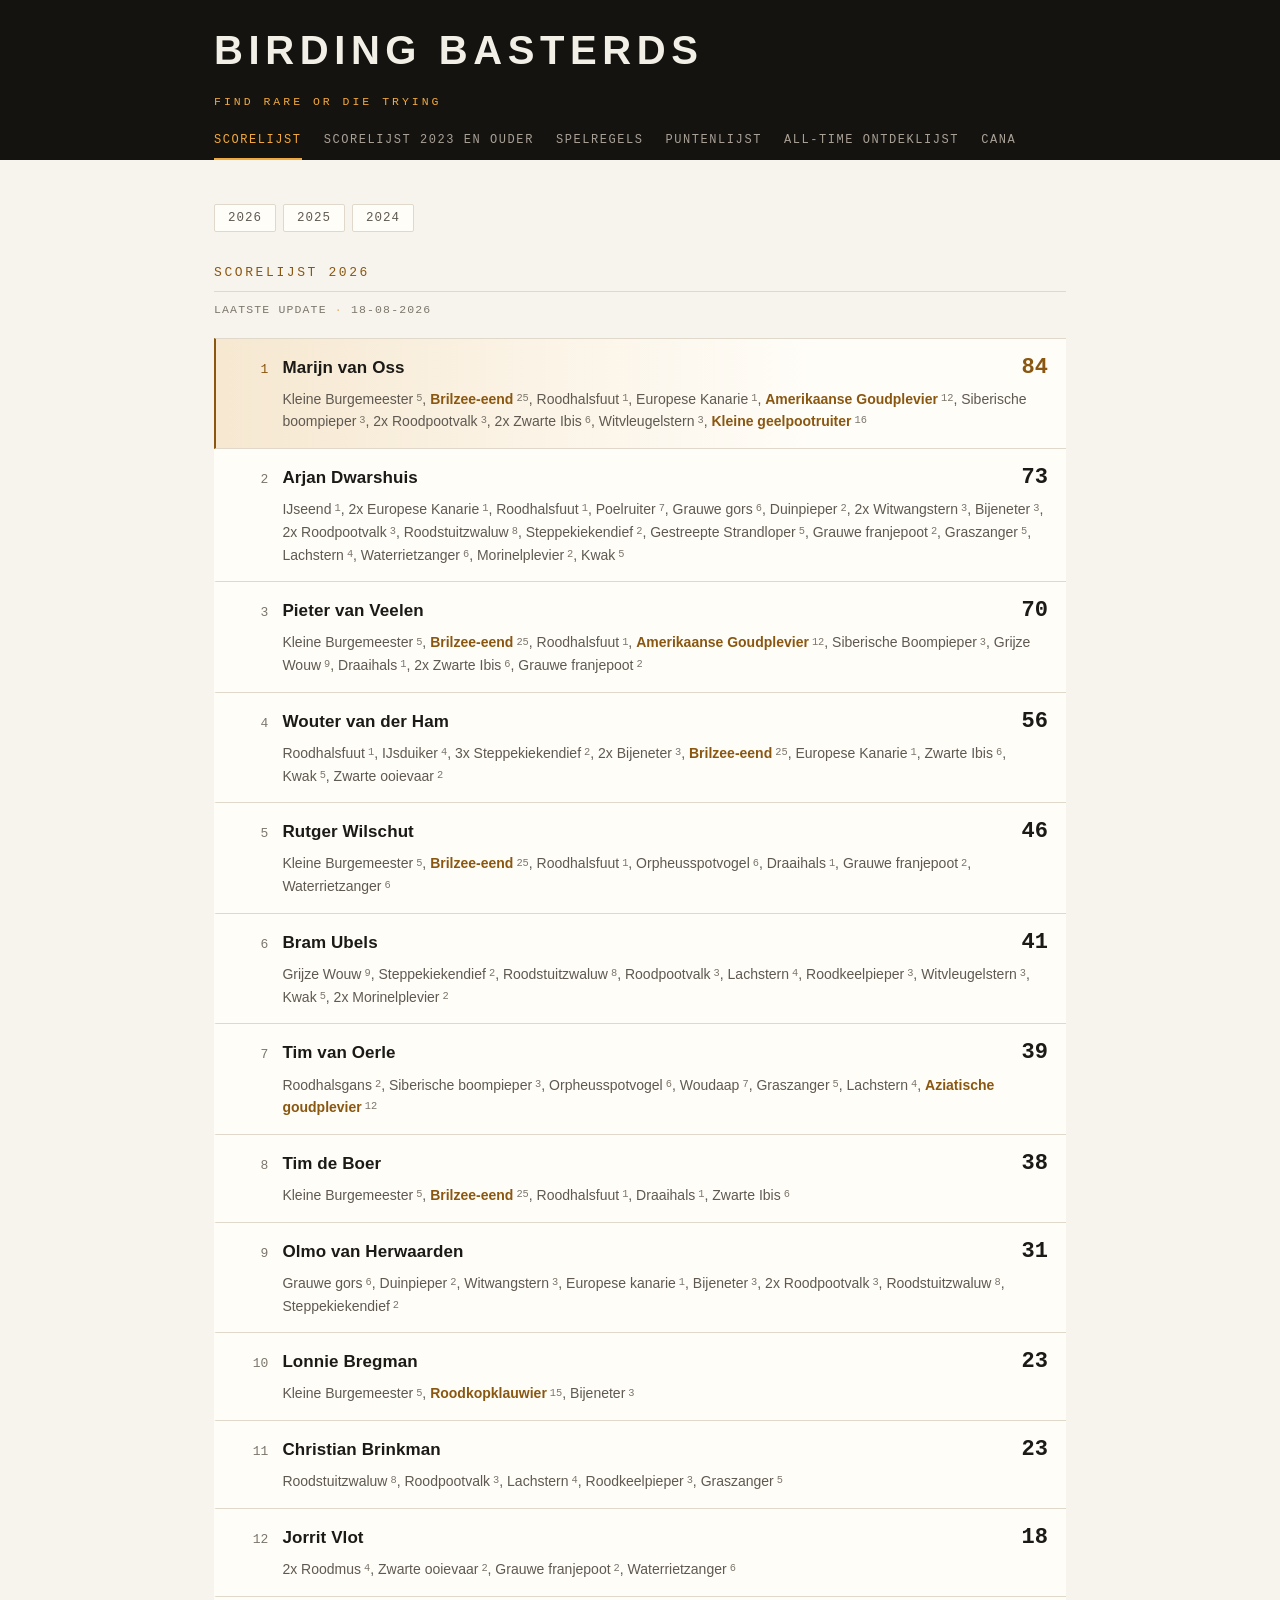
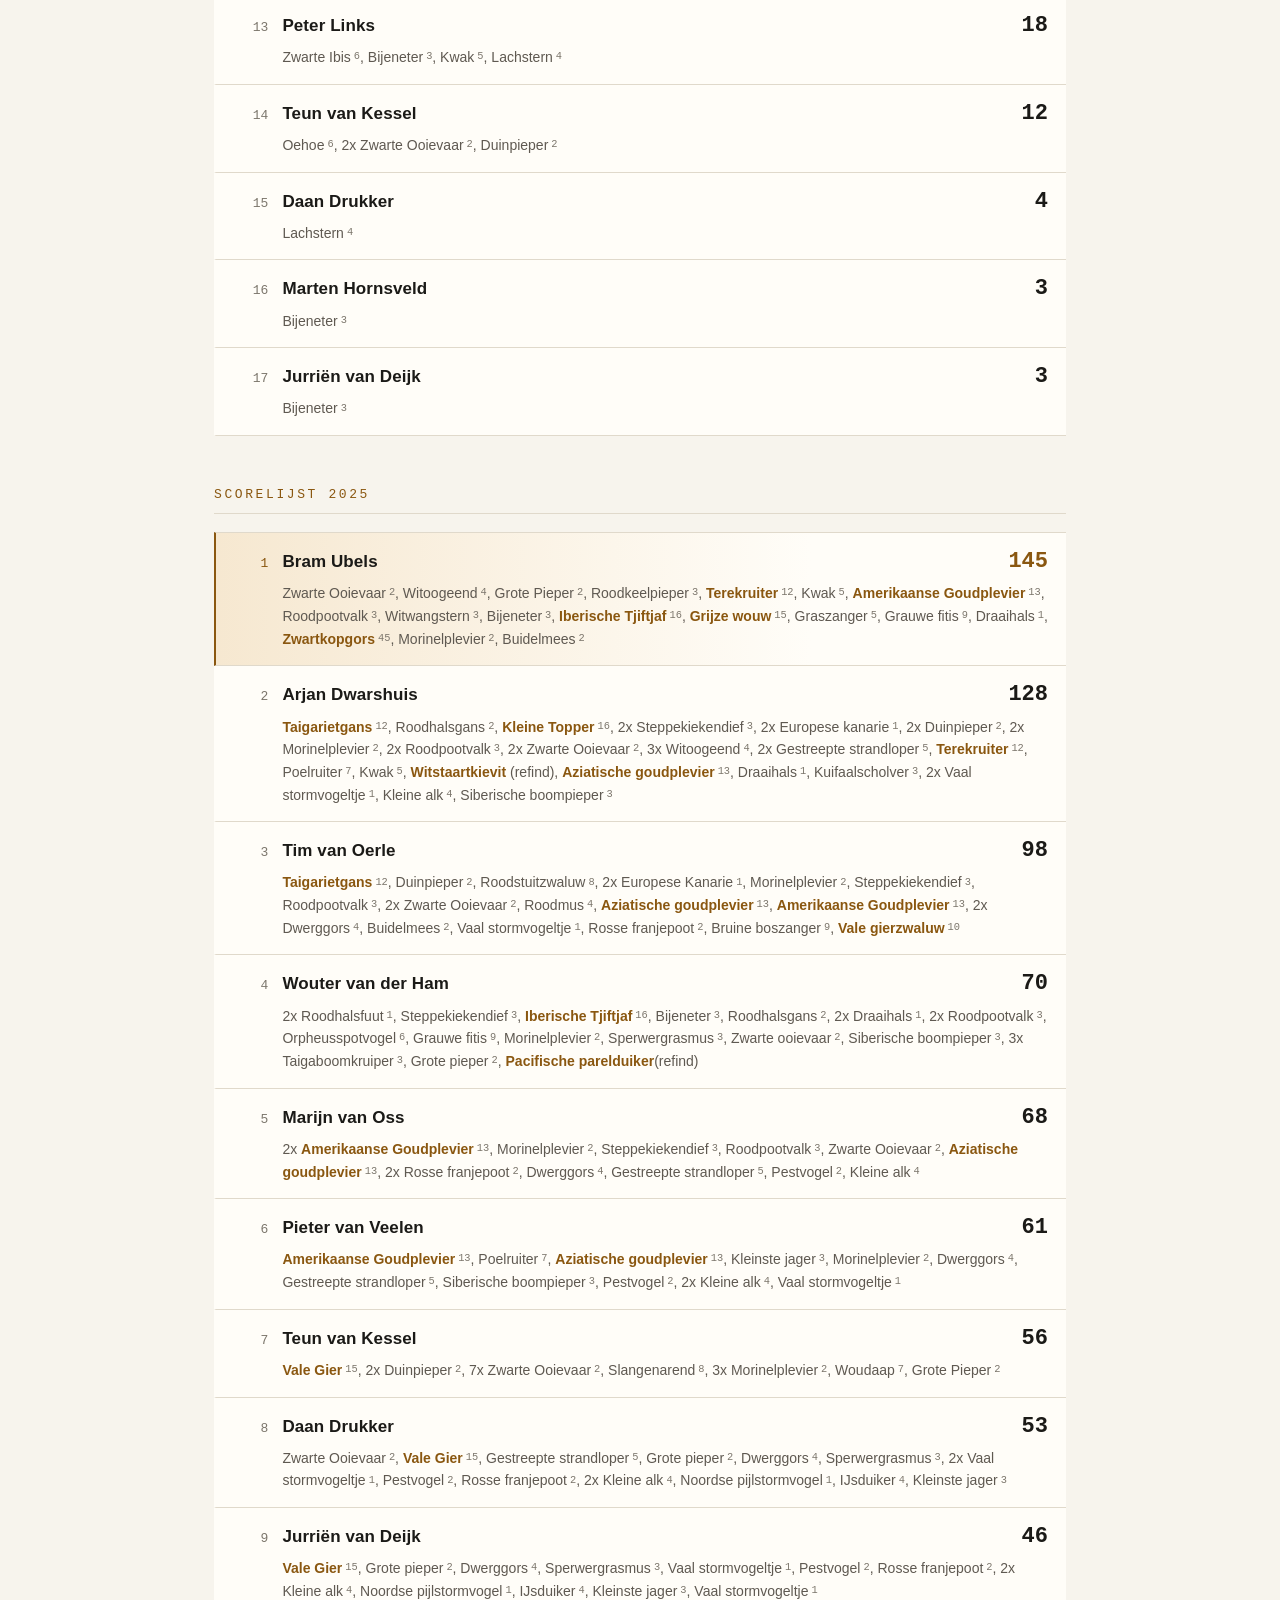
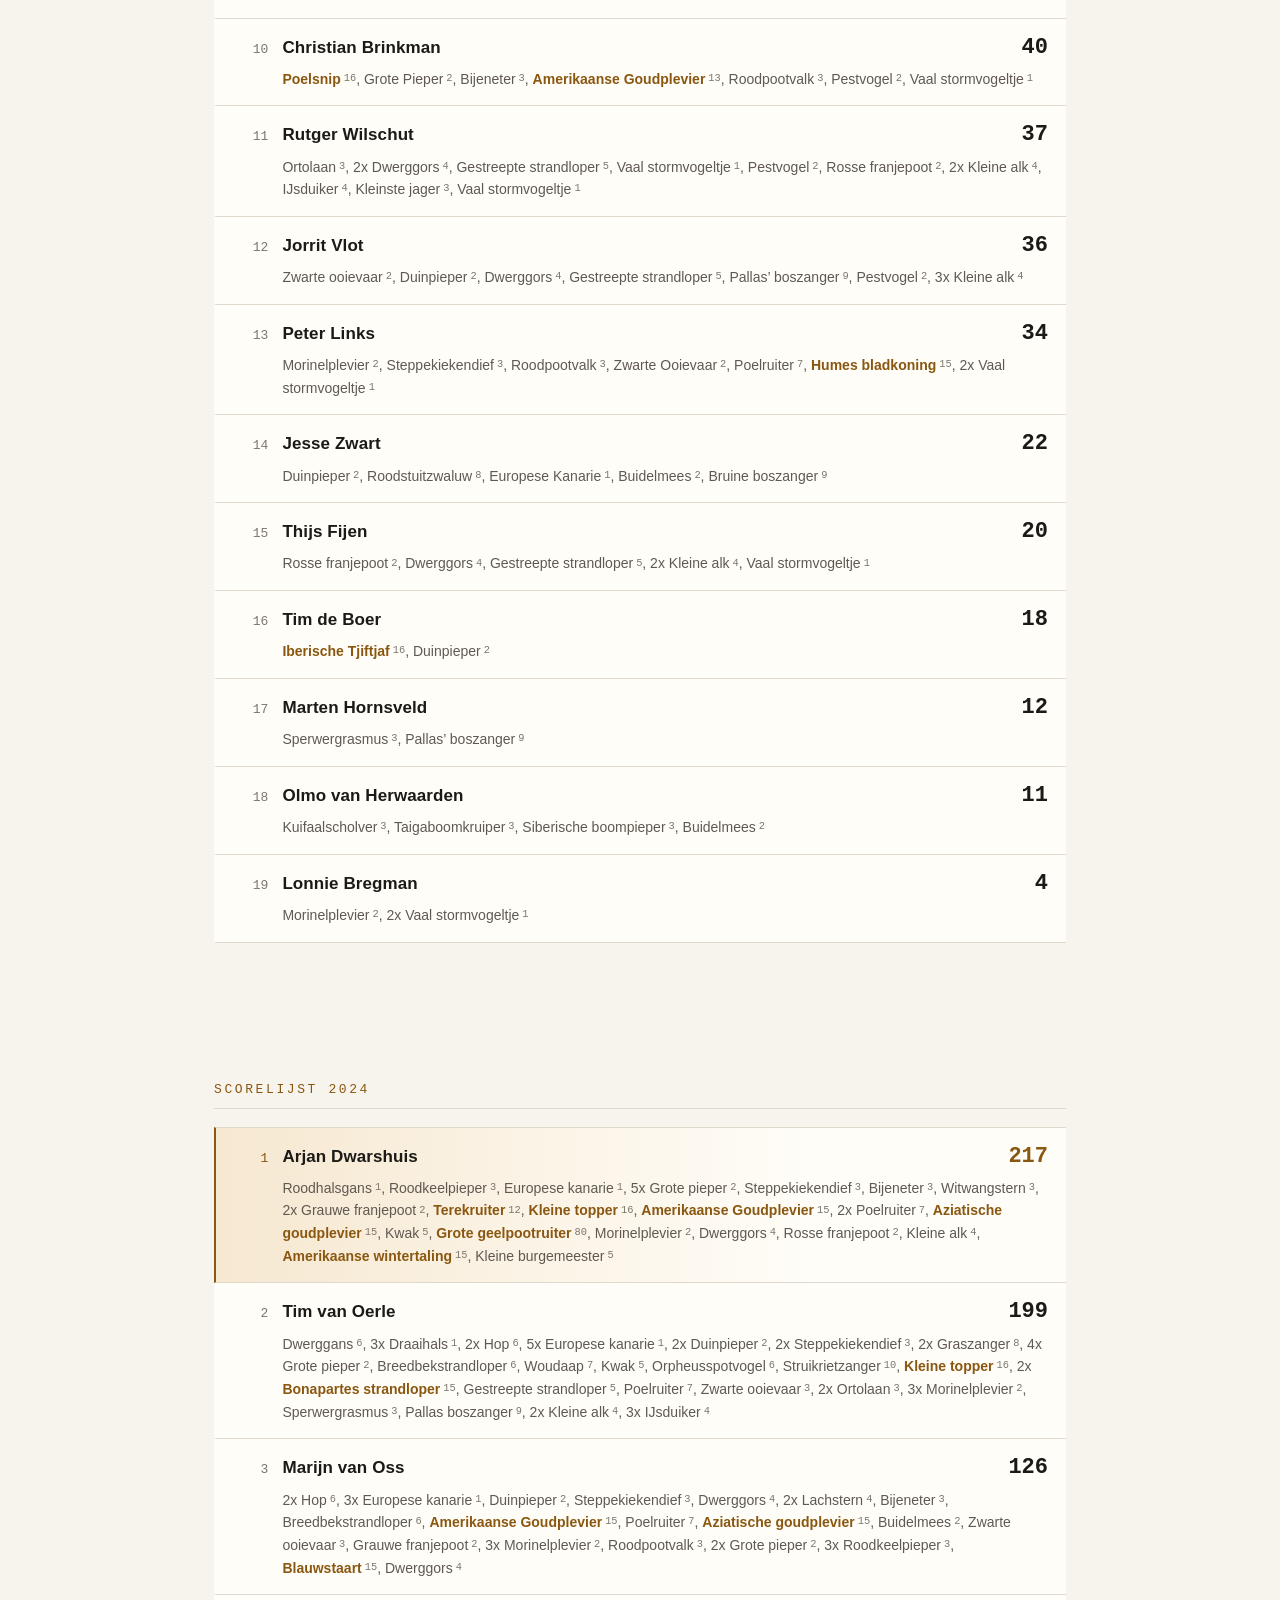
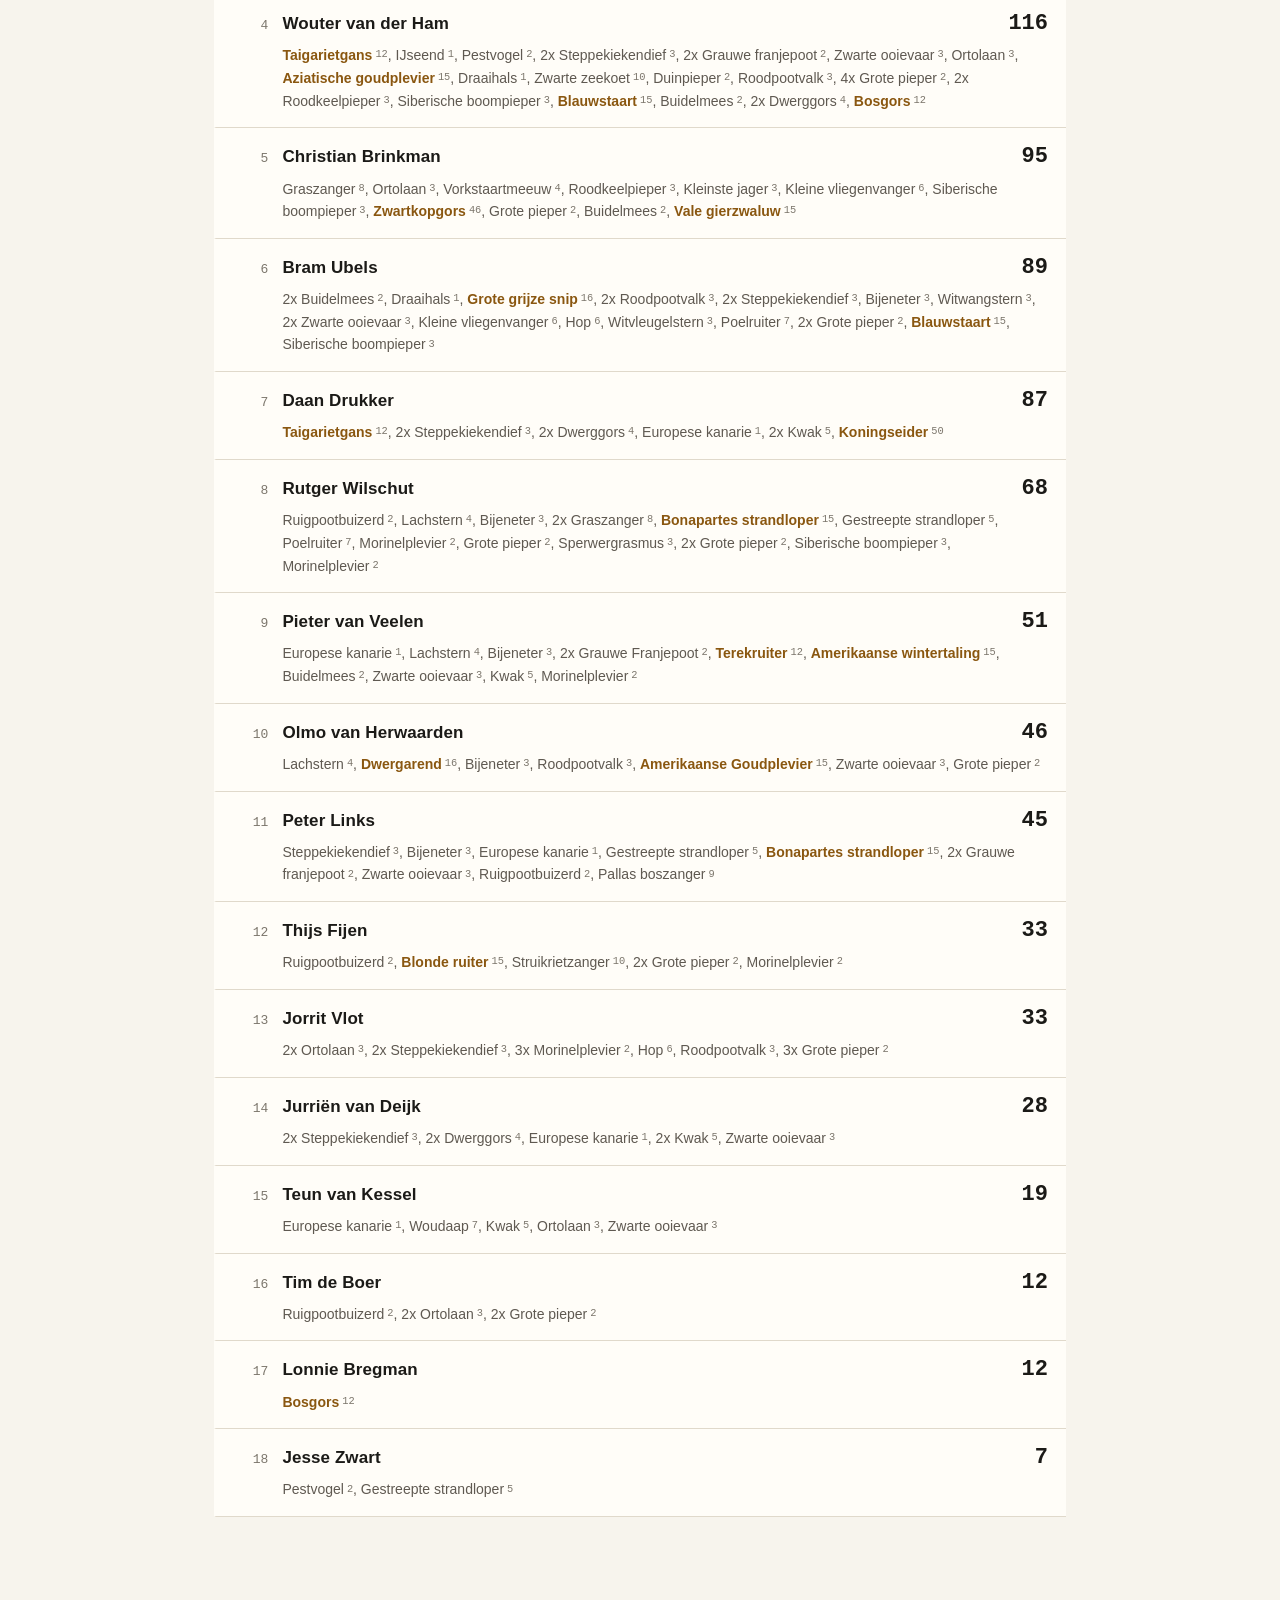
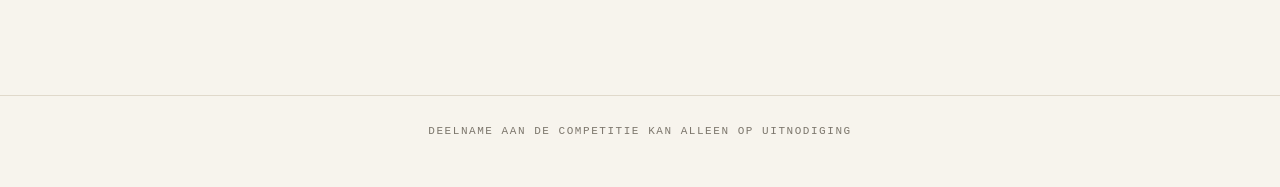
<file: docs/index.html>
<!doctype html>
<html lang="nl">
<head>
<meta charset="utf-8">
<meta name="viewport" content="width=device-width, initial-scale=1">
<title>Birding Basterds</title>
<meta name="description" content="Scorelijst 2026 Laatste update 18-08-2026 1 Marijn van Oss 84 Kleine Burgemeester 5 , Brilzee-eend 25 , Roodhalsfuut 1 , Europese Kanarie 1 , Amerikaans...">
<meta name="color-scheme" content="light">
<meta name="theme-color" content="#141310">
<link rel="stylesheet" href="assets/style.css?v=0a572c71">
<link rel="icon" href="data:image/svg+xml,<svg xmlns='http://www.w3.org/2000/svg' viewBox='0 0 100 100'><text y='.9em' font-size='90'>&#129413;</text></svg>">
</head>
<body data-page="index">
<!--
THESIS: een zelfontdekcompetitie is een ranglijst, dus de stand is de pagina en niet
een alinea met namen erin. Geen blogthema, geen kaartjesraster.
OWN-WORLD: donkere kopband met het woordmerk, daaronder papierwit met oker als enige
accent, monospace voor alle cijfers en labels, schreefloos voor namen en lopende tekst.
Rijen als lichte kaarten met een haarlijn ertussen, de leider met een okeren rand.
Vlak, geen schaduw, geen glans.
STORY: de bezoeker ziet in een oogopslag wie er bovenaan staat en waarmee, en kan van
daaruit terug in de tijd of door naar de spelregels.
FIRST VIEWPORT: naam van de club groot en gesperd op zwart, motto eronder in amber, tabbalk,
dan direct de stand: rangnummer, naam, puntentotaal groot rechts, vondsten eronder.
FORM: scorebord, door Wouter gekozen uit drie richtingen.
FINISH: unreviewed and undocumented is unfinished; this build ends with the finish review, the verdict, and DESIGN.md
-->
<header class="site">
  <div class="site__inner">
    <a class="brand" href="">
      <h1 class="brand__name">Birding Basterds</h1>
      <span class="brand__motto">Find rare or die trying</span>
    </a>
    <nav class="nav"><a href="./" aria-current="page">Scorelijst</a><a href="scorelijst-archief/">Scorelijst 2023 en ouder</a><a href="spelregels/">Spelregels</a><a href="puntenlijst/">Puntenlijst</a><a href="all-time-ontdeklijst/">All-Time Ontdeklijst</a><a href="cana/">CANA</a></nav>
  </div>
</header>
<main class="wrap">
  
  <ul class="years"><li><a href="#s2026">2026</a></li><li><a href="#s2025">2025</a></li><li><a href="#s2024">2024</a></li></ul>
<h2 id="s2026">Scorelijst 2026</h2>

<p class="update"><span>Laatste update</span> 18-08-2026</p>

<ol class="board"><li class="row row--leader"><span class="row__pos">1</span><span class="row__name">Marijn van Oss</span><span class="row__score">84</span><span class="row__finds">Kleine Burgemeester<b class="pts">5</b>, <strong>Brilzee-eend</strong><b class="pts">25</b>, Roodhalsfuut<b class="pts">1</b>, Europese Kanarie<b class="pts">1</b>, <strong>Amerikaanse Goudplevier</strong><b class="pts">12</b>, Siberische boompieper<b class="pts">3</b>, 2x Roodpootvalk<b class="pts">3</b>, 2x Zwarte Ibis<b class="pts">6</b>, Witvleugelstern<b class="pts">3</b>, <strong>Kleine geelpootruiter</strong><b class="pts">16</b></span></li><li class="row"><span class="row__pos">2</span><span class="row__name">Arjan Dwarshuis</span><span class="row__score">73</span><span class="row__finds">IJseend<b class="pts">1</b>, 2x Europese Kanarie<b class="pts">1</b>, Roodhalsfuut<b class="pts">1</b>, Poelruiter<b class="pts">7</b>, Grauwe gors<b class="pts">6</b>, Duinpieper<b class="pts">2</b>, 2x Witwangstern<b class="pts">3</b>, Bijeneter<b class="pts">3</b>, 2x Roodpootvalk<b class="pts">3</b>, Roodstuitzwaluw<b class="pts">8</b>, Steppekiekendief<b class="pts">2</b>, Gestreepte Strandloper<b class="pts">5</b>, Grauwe franjepoot<b class="pts">2</b>, Graszanger<b class="pts">5</b>, Lachstern<b class="pts">4</b>, Waterrietzanger<b class="pts">6</b>, Morinelplevier<b class="pts">2</b>, Kwak<b class="pts">5</b></span></li><li class="row"><span class="row__pos">3</span><span class="row__name">Pieter van Veelen</span><span class="row__score">70</span><span class="row__finds">Kleine Burgemeester<b class="pts">5</b>, <strong>Brilzee-eend</strong><b class="pts">25</b>, Roodhalsfuut<b class="pts">1</b>, <strong>Amerikaanse Goudplevier</strong><b class="pts">12</b>, Siberische Boompieper<b class="pts">3</b>, Grijze Wouw<b class="pts">9</b>, Draaihals<b class="pts">1</b>, 2x Zwarte Ibis<b class="pts">6</b>, Grauwe franjepoot<b class="pts">2</b></span></li><li class="row"><span class="row__pos">4</span><span class="row__name">Wouter van der Ham</span><span class="row__score">56</span><span class="row__finds">Roodhalsfuut<b class="pts">1</b>, IJsduiker<b class="pts">4</b>, 3x Steppekiekendief<b class="pts">2</b>, 2x Bijeneter<b class="pts">3</b>, <strong>Brilzee-eend</strong><b class="pts">25</b>, Europese Kanarie<b class="pts">1</b>, Zwarte Ibis<b class="pts">6</b>, Kwak<b class="pts">5</b>, Zwarte ooievaar<b class="pts">2</b></span></li><li class="row"><span class="row__pos">5</span><span class="row__name">Rutger Wilschut</span><span class="row__score">46</span><span class="row__finds">Kleine Burgemeester<b class="pts">5</b>, <strong>Brilzee-eend</strong><b class="pts">25</b>, Roodhalsfuut<b class="pts">1</b>, Orpheusspotvogel<b class="pts">6</b>, Draaihals<b class="pts">1</b>, Grauwe franjepoot<b class="pts">2</b>, Waterrietzanger<b class="pts">6</b></span></li><li class="row"><span class="row__pos">6</span><span class="row__name">Bram Ubels</span><span class="row__score">41</span><span class="row__finds">Grijze Wouw<b class="pts">9</b>, Steppekiekendief<b class="pts">2</b>, Roodstuitzwaluw<b class="pts">8</b>, Roodpootvalk<b class="pts">3</b>, Lachstern<b class="pts">4</b>, Roodkeelpieper<b class="pts">3</b>, Witvleugelstern<b class="pts">3</b>, Kwak<b class="pts">5</b>, 2x Morinelplevier<b class="pts">2</b></span></li><li class="row"><span class="row__pos">7</span><span class="row__name">Tim van Oerle</span><span class="row__score">39</span><span class="row__finds">Roodhalsgans<b class="pts">2</b>, Siberische boompieper<b class="pts">3</b>, Orpheusspotvogel<b class="pts">6</b>, Woudaap<b class="pts">7</b>, Graszanger<b class="pts">5</b>, Lachstern<b class="pts">4</b>, <strong>Aziatische goudplevier</strong><b class="pts">12</b></span></li><li class="row"><span class="row__pos">8</span><span class="row__name">Tim de Boer</span><span class="row__score">38</span><span class="row__finds">Kleine Burgemeester<b class="pts">5</b>, <strong>Brilzee-eend</strong><b class="pts">25</b>, Roodhalsfuut<b class="pts">1</b>, Draaihals<b class="pts">1</b>, Zwarte Ibis<b class="pts">6</b></span></li><li class="row"><span class="row__pos">9</span><span class="row__name">Olmo van Herwaarden</span><span class="row__score">31</span><span class="row__finds">Grauwe gors<b class="pts">6</b>, Duinpieper<b class="pts">2</b>, Witwangstern<b class="pts">3</b>, Europese kanarie<b class="pts">1</b>, Bijeneter<b class="pts">3</b>, 2x Roodpootvalk<b class="pts">3</b>, Roodstuitzwaluw<b class="pts">8</b>, Steppekiekendief<b class="pts">2</b></span></li><li class="row"><span class="row__pos">10</span><span class="row__name">Lonnie Bregman</span><span class="row__score">23</span><span class="row__finds">Kleine Burgemeester<b class="pts">5</b>, <strong>Roodkopklauwier</strong><b class="pts">15</b>, Bijeneter<b class="pts">3</b></span></li><li class="row"><span class="row__pos">11</span><span class="row__name">Christian Brinkman</span><span class="row__score">23</span><span class="row__finds">Roodstuitzwaluw<b class="pts">8</b>, Roodpootvalk<b class="pts">3</b>, Lachstern<b class="pts">4</b>, Roodkeelpieper<b class="pts">3</b>, Graszanger<b class="pts">5</b></span></li><li class="row"><span class="row__pos">12</span><span class="row__name">Jorrit Vlot</span><span class="row__score">18</span><span class="row__finds">2x Roodmus<b class="pts">4</b>, Zwarte ooievaar<b class="pts">2</b>, Grauwe franjepoot<b class="pts">2</b>, Waterrietzanger<b class="pts">6</b></span></li><li class="row"><span class="row__pos">13</span><span class="row__name">Peter Links</span><span class="row__score">18</span><span class="row__finds">Zwarte Ibis<b class="pts">6</b>, Bijeneter<b class="pts">3</b>, Kwak<b class="pts">5</b>, Lachstern<b class="pts">4</b></span></li><li class="row"><span class="row__pos">14</span><span class="row__name">Teun van Kessel</span><span class="row__score">12</span><span class="row__finds">Oehoe<b class="pts">6</b>, 2x Zwarte Ooievaar<b class="pts">2</b>, Duinpieper<b class="pts">2</b></span></li><li class="row"><span class="row__pos">15</span><span class="row__name">Daan Drukker</span><span class="row__score">4</span><span class="row__finds">Lachstern<b class="pts">4</b></span></li><li class="row"><span class="row__pos">16</span><span class="row__name">Marten Hornsveld</span><span class="row__score">3</span><span class="row__finds">Bijeneter<b class="pts">3</b></span></li><li class="row"><span class="row__pos">17</span><span class="row__name">Jurriën van Deijk</span><span class="row__score">3</span><span class="row__finds">Bijeneter<b class="pts">3</b></span></li></ol>

<h2 id="s2025">Scorelijst 2025</h2>

<ol class="board"><li class="row row--leader"><span class="row__pos">1</span><span class="row__name">Bram Ubels</span><span class="row__score">145</span><span class="row__finds">Zwarte Ooievaar<b class="pts">2</b>, Witoogeend<b class="pts">4</b>, Grote Pieper<b class="pts">2</b>, Roodkeelpieper<b class="pts">3</b>, <strong>Terekruiter</strong><b class="pts">12</b>, Kwak<b class="pts">5</b>, <strong>Amerikaanse Goudplevier</strong><b class="pts">13</b>, Roodpootvalk<b class="pts">3</b>, Witwangstern<b class="pts">3</b>, Bijeneter<b class="pts">3</b>, <strong>Iberische Tjiftjaf</strong><b class="pts">16</b>, <strong>Grijze wouw</strong><b class="pts">15</b>, Graszanger<b class="pts">5</b>, Grauwe fitis<b class="pts">9</b>, Draaihals<b class="pts">1</b>, <strong>Zwartkopgors</strong><b class="pts">45</b>, Morinelplevier<b class="pts">2</b>, Buidelmees<b class="pts">2</b></span></li><li class="row"><span class="row__pos">2</span><span class="row__name">Arjan Dwarshuis</span><span class="row__score">128</span><span class="row__finds"><strong>Taigarietgans</strong><b class="pts">12</b>, Roodhalsgans<b class="pts">2</b>, <strong>Kleine Topper</strong><b class="pts">16</b>, 2x Steppekiekendief<b class="pts">3</b>, 2x Europese kanarie<b class="pts">1</b>, 2x Duinpieper<b class="pts">2</b>, 2x Morinelplevier<b class="pts">2</b>, 2x Roodpootvalk<b class="pts">3</b>, 2x Zwarte Ooievaar<b class="pts">2</b>, 3x Witoogeend<b class="pts">4</b>, 2x Gestreepte strandloper<b class="pts">5</b>, <strong>Terekruiter</strong><b class="pts">12</b>, Poelruiter<b class="pts">7</b>, Kwak<b class="pts">5</b>, <strong>Witstaartkievit</strong> (refind), <strong>Aziatische goudplevier</strong><b class="pts">13</b>, Draaihals<b class="pts">1</b>, Kuifaalscholver<b class="pts">3</b>, 2x Vaal stormvogeltje<b class="pts">1</b>, Kleine alk<b class="pts">4</b>, Siberische boompieper<b class="pts">3</b></span></li><li class="row"><span class="row__pos">3</span><span class="row__name">Tim van Oerle</span><span class="row__score">98</span><span class="row__finds"><strong>Taigarietgans</strong><b class="pts">12</b>, Duinpieper<b class="pts">2</b>, Roodstuitzwaluw<b class="pts">8</b>, 2x Europese Kanarie<b class="pts">1</b>, Morinelplevier<b class="pts">2</b>, Steppekiekendief<b class="pts">3</b>, Roodpootvalk<b class="pts">3</b>, 2x Zwarte Ooievaar<b class="pts">2</b>, Roodmus<b class="pts">4</b>, <strong>Aziatische goudplevier</strong><b class="pts">13</b>, <strong>Amerikaanse Goudplevier</strong><b class="pts">13</b>, 2x Dwerggors<b class="pts">4</b>, Buidelmees<b class="pts">2</b>, Vaal stormvogeltje<b class="pts">1</b>, Rosse franjepoot<b class="pts">2</b>, Bruine boszanger<b class="pts">9</b>, <strong>Vale gierzwaluw</strong><b class="pts">10</b></span></li><li class="row"><span class="row__pos">4</span><span class="row__name">Wouter van der Ham</span><span class="row__score">70</span><span class="row__finds">2x Roodhalsfuut<b class="pts">1</b>, Steppekiekendief<b class="pts">3</b>, <strong>Iberische Tjiftjaf</strong><b class="pts">16</b>, Bijeneter<b class="pts">3</b>, Roodhalsgans<b class="pts">2</b>, 2x Draaihals<b class="pts">1</b>, 2x Roodpootvalk<b class="pts">3</b>, Orpheusspotvogel<b class="pts">6</b>, Grauwe fitis<b class="pts">9</b>, Morinelplevier<b class="pts">2</b>, Sperwergrasmus<b class="pts">3</b>, Zwarte ooievaar<b class="pts">2</b>, Siberische boompieper<b class="pts">3</b>, 3x Taigaboomkruiper<b class="pts">3</b>, Grote pieper<b class="pts">2</b>, <strong>Pacifische parelduiker</strong>(refind)</span></li><li class="row"><span class="row__pos">5</span><span class="row__name">Marijn van Oss</span><span class="row__score">68</span><span class="row__finds">2x <strong>Amerikaanse Goudplevier</strong><b class="pts">13</b>, Morinelplevier<b class="pts">2</b>, Steppekiekendief<b class="pts">3</b>, Roodpootvalk<b class="pts">3</b>, Zwarte Ooievaar<b class="pts">2</b>, <strong>Aziatische goudplevier</strong><b class="pts">13</b>, 2x Rosse franjepoot<b class="pts">2</b>, Dwerggors<b class="pts">4</b>, Gestreepte strandloper<b class="pts">5</b>, Pestvogel<b class="pts">2</b>, Kleine alk<b class="pts">4</b></span></li><li class="row"><span class="row__pos">6</span><span class="row__name">Pieter van Veelen</span><span class="row__score">61</span><span class="row__finds"><strong>Amerikaanse Goudplevier</strong><b class="pts">13</b>, Poelruiter<b class="pts">7</b>, <strong>Aziatische goudplevier</strong><b class="pts">13</b>, Kleinste jager<b class="pts">3</b>, Morinelplevier<b class="pts">2</b>, Dwerggors<b class="pts">4</b>, Gestreepte strandloper<b class="pts">5</b>, Siberische boompieper<b class="pts">3</b>, Pestvogel<b class="pts">2</b>, 2x Kleine alk<b class="pts">4</b>, Vaal stormvogeltje<b class="pts">1</b></span></li><li class="row"><span class="row__pos">7</span><span class="row__name">Teun van Kessel</span><span class="row__score">56</span><span class="row__finds"><strong>Vale Gier</strong><b class="pts">15</b>, 2x Duinpieper<b class="pts">2</b>, 7x Zwarte Ooievaar<b class="pts">2</b>, Slangenarend<b class="pts">8</b>, 3x Morinelplevier<b class="pts">2</b>, Woudaap<b class="pts">7</b>, Grote Pieper<b class="pts">2</b></span></li><li class="row"><span class="row__pos">8</span><span class="row__name">Daan Drukker</span><span class="row__score">53</span><span class="row__finds">Zwarte Ooievaar<b class="pts">2</b>, <strong>Vale Gier</strong><b class="pts">15</b>, Gestreepte strandloper<b class="pts">5</b>, Grote pieper<b class="pts">2</b>, Dwerggors<b class="pts">4</b>, Sperwergrasmus<b class="pts">3</b>, 2x Vaal stormvogeltje<b class="pts">1</b>, Pestvogel<b class="pts">2</b>, Rosse franjepoot<b class="pts">2</b>, 2x Kleine alk<b class="pts">4</b>, Noordse pijlstormvogel<b class="pts">1</b>, IJsduiker<b class="pts">4</b>, Kleinste jager<b class="pts">3</b></span></li><li class="row"><span class="row__pos">9</span><span class="row__name">Jurriën van Deijk</span><span class="row__score">46</span><span class="row__finds"><strong>Vale Gier</strong><b class="pts">15</b>, Grote pieper<b class="pts">2</b>, Dwerggors<b class="pts">4</b>, Sperwergrasmus<b class="pts">3</b>, Vaal stormvogeltje<b class="pts">1</b>, Pestvogel<b class="pts">2</b>, Rosse franjepoot<b class="pts">2</b>, 2x Kleine alk<b class="pts">4</b>, Noordse pijlstormvogel<b class="pts">1</b>, IJsduiker<b class="pts">4</b>, Kleinste jager<b class="pts">3</b>, Vaal stormvogeltje<b class="pts">1</b></span></li><li class="row"><span class="row__pos">10</span><span class="row__name">Christian Brinkman</span><span class="row__score">40</span><span class="row__finds"><strong>Poelsnip</strong><b class="pts">16</b>, Grote Pieper<b class="pts">2</b>, Bijeneter<b class="pts">3</b>, <strong>Amerikaanse Goudplevier</strong><b class="pts">13</b>, Roodpootvalk<b class="pts">3</b>, Pestvogel<b class="pts">2</b>, Vaal stormvogeltje<b class="pts">1</b></span></li><li class="row"><span class="row__pos">11</span><span class="row__name">Rutger Wilschut</span><span class="row__score">37</span><span class="row__finds">Ortolaan<b class="pts">3</b>, 2x Dwerggors<b class="pts">4</b>, Gestreepte strandloper<b class="pts">5</b>, Vaal stormvogeltje<b class="pts">1</b>, Pestvogel<b class="pts">2</b>, Rosse franjepoot<b class="pts">2</b>, 2x Kleine alk<b class="pts">4</b>, IJsduiker<b class="pts">4</b>, Kleinste jager<b class="pts">3</b>, Vaal stormvogeltje<b class="pts">1</b></span></li><li class="row"><span class="row__pos">12</span><span class="row__name">Jorrit Vlot</span><span class="row__score">36</span><span class="row__finds">Zwarte ooievaar<b class="pts">2</b>, Duinpieper<b class="pts">2</b>, Dwerggors<b class="pts">4</b>, Gestreepte strandloper<b class="pts">5</b>, Pallas&#8217; boszanger<b class="pts">9</b>, Pestvogel<b class="pts">2</b>, 3x Kleine alk<b class="pts">4</b></span></li><li class="row"><span class="row__pos">13</span><span class="row__name">Peter Links</span><span class="row__score">34</span><span class="row__finds">Morinelplevier<b class="pts">2</b>, Steppekiekendief<b class="pts">3</b>, Roodpootvalk<b class="pts">3</b>, Zwarte Ooievaar<b class="pts">2</b>, Poelruiter<b class="pts">7</b>, <strong>Humes bladkoning</strong><b class="pts">15</b>, 2x Vaal stormvogeltje<b class="pts">1</b></span></li><li class="row"><span class="row__pos">14</span><span class="row__name">Jesse Zwart</span><span class="row__score">22</span><span class="row__finds">Duinpieper<b class="pts">2</b>, Roodstuitzwaluw<b class="pts">8</b>, Europese Kanarie<b class="pts">1</b>, Buidelmees<b class="pts">2</b>, Bruine boszanger<b class="pts">9</b></span></li><li class="row"><span class="row__pos">15</span><span class="row__name">Thijs Fijen</span><span class="row__score">20</span><span class="row__finds">Rosse franjepoot<b class="pts">2</b>, Dwerggors<b class="pts">4</b>, Gestreepte strandloper<b class="pts">5</b>, 2x Kleine alk<b class="pts">4</b>, Vaal stormvogeltje<b class="pts">1</b></span></li><li class="row"><span class="row__pos">16</span><span class="row__name">Tim de Boer</span><span class="row__score">18</span><span class="row__finds"><strong>Iberische Tjiftjaf</strong><b class="pts">16</b>, Duinpieper<b class="pts">2</b></span></li><li class="row"><span class="row__pos">17</span><span class="row__name">Marten Hornsveld</span><span class="row__score">12</span><span class="row__finds">Sperwergrasmus<b class="pts">3</b>, Pallas&#8217; boszanger<b class="pts">9</b></span></li><li class="row"><span class="row__pos">18</span><span class="row__name">Olmo van Herwaarden</span><span class="row__score">11</span><span class="row__finds">Kuifaalscholver<b class="pts">3</b>, Taigaboomkruiper<b class="pts">3</b>, Siberische boompieper<b class="pts">3</b>, Buidelmees<b class="pts">2</b></span></li><li class="row"><span class="row__pos">19</span><span class="row__name">Lonnie Bregman</span><span class="row__score">4</span><span class="row__finds">Morinelplevier<b class="pts">2</b>, 2x Vaal stormvogeltje<b class="pts">1</b></span></li></ol>

<div style="padding-top:8vh;padding-bottom:8vh">
<h2 id="s2024">Scorelijst 2024</h2>

<ol class="board"><li class="row row--leader"><span class="row__pos">1</span><span class="row__name">Arjan Dwarshuis</span><span class="row__score">217</span><span class="row__finds">Roodhalsgans<b class="pts">1</b>, Roodkeelpieper<b class="pts">3</b>, Europese kanarie<b class="pts">1</b>, 5x Grote pieper<b class="pts">2</b>, Steppekiekendief<b class="pts">3</b>, Bijeneter<b class="pts">3</b>, Witwangstern<b class="pts">3</b>, 2x Grauwe franjepoot<b class="pts">2</b>, <strong>Terekruiter</strong><b class="pts">12</b>, <strong>Kleine topper</strong><b class="pts">16</b>, <strong>Amerikaanse Goudplevier</strong><b class="pts">15</b>, 2x Poelruiter<b class="pts">7</b>, <strong>Aziatische goudplevier</strong><b class="pts">15</b>, Kwak<b class="pts">5</b>, <strong>Grote geelpootruiter</strong><b class="pts">80</b>, Morinelplevier<b class="pts">2</b>, Dwerggors<b class="pts">4</b>, Rosse franjepoot<b class="pts">2</b>, Kleine alk<b class="pts">4</b>, <strong>Amerikaanse wintertaling</strong><b class="pts">15</b>, Kleine burgemeester<b class="pts">5</b></span></li><li class="row"><span class="row__pos">2</span><span class="row__name">Tim van Oerle</span><span class="row__score">199</span><span class="row__finds">Dwerggans<b class="pts">6</b>, 3x Draaihals<b class="pts">1</b>, 2x Hop<b class="pts">6</b>, 5x Europese kanarie<b class="pts">1</b>, 2x Duinpieper<b class="pts">2</b>, 2x Steppekiekendief<b class="pts">3</b>, 2x Graszanger<b class="pts">8</b>, 4x Grote pieper<b class="pts">2</b>, Breedbekstrandloper<b class="pts">6</b>, Woudaap<b class="pts">7</b>, Kwak<b class="pts">5</b>, Orpheusspotvogel<b class="pts">6</b>, Struikrietzanger<b class="pts">10</b>, <strong>Kleine topper</strong><b class="pts">16</b>, 2x <strong>Bonapartes strandloper</strong><b class="pts">15</b>, Gestreepte strandloper<b class="pts">5</b>, Poelruiter<b class="pts">7</b>, Zwarte ooievaar<b class="pts">3</b>, 2x Ortolaan<b class="pts">3</b>, 3x Morinelplevier<b class="pts">2</b>, Sperwergrasmus<b class="pts">3</b>, Pallas boszanger<b class="pts">9</b>, 2x Kleine alk<b class="pts">4</b>, 3x IJsduiker<b class="pts">4</b></span></li><li class="row"><span class="row__pos">3</span><span class="row__name">Marijn van Oss</span><span class="row__score">126</span><span class="row__finds">2x Hop<b class="pts">6</b>, 3x Europese kanarie<b class="pts">1</b>, Duinpieper<b class="pts">2</b>, Steppekiekendief<b class="pts">3</b>, Dwerggors<b class="pts">4</b>, 2x Lachstern<b class="pts">4</b>, Bijeneter<b class="pts">3</b>, Breedbekstrandloper<b class="pts">6</b>, <strong>Amerikaanse Goudplevier</strong><b class="pts">15</b>, Poelruiter<b class="pts">7</b>, <strong>Aziatische goudplevier</strong><b class="pts">15</b>, Buidelmees<b class="pts">2</b>, Zwarte ooievaar<b class="pts">3</b>, Grauwe franjepoot<b class="pts">2</b>, 3x Morinelplevier<b class="pts">2</b>, Roodpootvalk<b class="pts">3</b>, 2x Grote pieper<b class="pts">2</b>, 3x Roodkeelpieper<b class="pts">3</b>, <strong>Blauwstaart</strong><b class="pts">15</b>, Dwerggors<b class="pts">4</b></span></li><li class="row"><span class="row__pos">4</span><span class="row__name">Wouter van der Ham</span><span class="row__score">116</span><span class="row__finds"><strong>Taigarietgans</strong><b class="pts">12</b>, IJseend<b class="pts">1</b>, Pestvogel<b class="pts">2</b>, 2x Steppekiekendief<b class="pts">3</b>, 2x Grauwe franjepoot<b class="pts">2</b>, Zwarte ooievaar<b class="pts">3</b>, Ortolaan<b class="pts">3</b>, <strong>Aziatische goudplevier</strong><b class="pts">15</b>, Draaihals<b class="pts">1</b>, Zwarte zeekoet<b class="pts">10</b>, Duinpieper<b class="pts">2</b>, Roodpootvalk<b class="pts">3</b>, 4x Grote pieper<b class="pts">2</b>, 2x Roodkeelpieper<b class="pts">3</b>, Siberische boompieper<b class="pts">3</b>, <strong>Blauwstaart</strong><b class="pts">15</b>, Buidelmees<b class="pts">2</b>, 2x Dwerggors<b class="pts">4</b>, <strong>Bosgors</strong><b class="pts">12</b></span></li><li class="row"><span class="row__pos">5</span><span class="row__name">Christian Brinkman</span><span class="row__score">95</span><span class="row__finds">Graszanger<b class="pts">8</b>, Ortolaan<b class="pts">3</b>, Vorkstaartmeeuw<b class="pts">4</b>, Roodkeelpieper<b class="pts">3</b>, Kleinste jager<b class="pts">3</b>, Kleine vliegenvanger<b class="pts">6</b>, Siberische boompieper<b class="pts">3</b>, <strong>Zwartkopgors</strong><b class="pts">46</b>, Grote pieper<b class="pts">2</b>, Buidelmees<b class="pts">2</b>, <strong>Vale gierzwaluw</strong><b class="pts">15</b></span></li><li class="row"><span class="row__pos">6</span><span class="row__name">Bram Ubels</span><span class="row__score">89</span><span class="row__finds">2x Buidelmees<b class="pts">2</b>, Draaihals<b class="pts">1</b>, <strong>Grote grijze snip</strong><b class="pts">16</b>, 2x Roodpootvalk<b class="pts">3</b>, 2x Steppekiekendief<b class="pts">3</b>, Bijeneter<b class="pts">3</b>, Witwangstern<b class="pts">3</b>, 2x Zwarte ooievaar<b class="pts">3</b>, Kleine vliegenvanger<b class="pts">6</b>, Hop<b class="pts">6</b>, Witvleugelstern<b class="pts">3</b>, Poelruiter<b class="pts">7</b>, 2x Grote pieper<b class="pts">2</b>, <strong>Blauwstaart</strong><b class="pts">15</b>, Siberische boompieper<b class="pts">3</b></span></li><li class="row"><span class="row__pos">7</span><span class="row__name">Daan Drukker</span><span class="row__score">87</span><span class="row__finds"><strong>Taigarietgans</strong><b class="pts">12</b>, 2x Steppekiekendief<b class="pts">3</b>, 2x Dwerggors<b class="pts">4</b>, Europese kanarie<b class="pts">1</b>, 2x Kwak<b class="pts">5</b>, <strong>Koningseider</strong><b class="pts">50</b></span></li><li class="row"><span class="row__pos">8</span><span class="row__name">Rutger Wilschut</span><span class="row__score">68</span><span class="row__finds">Ruigpootbuizerd<b class="pts">2</b>, Lachstern<b class="pts">4</b>, Bijeneter<b class="pts">3</b>, 2x Graszanger<b class="pts">8</b>, <strong>Bonapartes strandloper</strong><b class="pts">15</b>, Gestreepte strandloper<b class="pts">5</b>, Poelruiter<b class="pts">7</b>, Morinelplevier<b class="pts">2</b>, Grote pieper<b class="pts">2</b>, Sperwergrasmus<b class="pts">3</b>, 2x Grote pieper<b class="pts">2</b>, Siberische boompieper<b class="pts">3</b>, Morinelplevier<b class="pts">2</b></span></li><li class="row"><span class="row__pos">9</span><span class="row__name">Pieter van Veelen</span><span class="row__score">51</span><span class="row__finds">Europese kanarie<b class="pts">1</b>, Lachstern<b class="pts">4</b>, Bijeneter<b class="pts">3</b>, 2x Grauwe Franjepoot<b class="pts">2</b>, <strong>Terekruiter</strong><b class="pts">12</b>, <strong>Amerikaanse wintertaling</strong><b class="pts">15</b>, Buidelmees<b class="pts">2</b>, Zwarte ooievaar<b class="pts">3</b>, Kwak<b class="pts">5</b>, Morinelplevier<b class="pts">2</b></span></li><li class="row"><span class="row__pos">10</span><span class="row__name">Olmo van Herwaarden</span><span class="row__score">46</span><span class="row__finds">Lachstern<b class="pts">4</b>, <strong>Dwergarend</strong><b class="pts">16</b>, Bijeneter<b class="pts">3</b>, Roodpootvalk<b class="pts">3</b>, <strong>Amerikaanse Goudplevier</strong><b class="pts">15</b>, Zwarte ooievaar<b class="pts">3</b>, Grote pieper<b class="pts">2</b></span></li><li class="row"><span class="row__pos">11</span><span class="row__name">Peter Links</span><span class="row__score">45</span><span class="row__finds">Steppekiekendief<b class="pts">3</b>, Bijeneter<b class="pts">3</b>, Europese kanarie<b class="pts">1</b>, Gestreepte strandloper<b class="pts">5</b>, <strong>Bonapartes strandloper</strong><b class="pts">15</b>, 2x Grauwe franjepoot<b class="pts">2</b>, Zwarte ooievaar<b class="pts">3</b>, Ruigpootbuizerd<b class="pts">2</b>, Pallas boszanger<b class="pts">9</b></span></li><li class="row"><span class="row__pos">12</span><span class="row__name">Thijs Fijen</span><span class="row__score">33</span><span class="row__finds">Ruigpootbuizerd<b class="pts">2</b>, <strong>Blonde ruiter</strong><b class="pts">15</b>, Struikrietzanger<b class="pts">10</b>, 2x Grote pieper<b class="pts">2</b>, Morinelplevier<b class="pts">2</b></span></li><li class="row"><span class="row__pos">13</span><span class="row__name">Jorrit Vlot</span><span class="row__score">33</span><span class="row__finds">2x Ortolaan<b class="pts">3</b>, 2x Steppekiekendief<b class="pts">3</b>, 3x Morinelplevier<b class="pts">2</b>, Hop<b class="pts">6</b>, Roodpootvalk<b class="pts">3</b>, 3x Grote pieper<b class="pts">2</b></span></li><li class="row"><span class="row__pos">14</span><span class="row__name">Jurriën van Deijk</span><span class="row__score">28</span><span class="row__finds">2x Steppekiekendief<b class="pts">3</b>, 2x Dwerggors<b class="pts">4</b>, Europese kanarie<b class="pts">1</b>, 2x Kwak<b class="pts">5</b>, Zwarte ooievaar<b class="pts">3</b></span></li><li class="row"><span class="row__pos">15</span><span class="row__name">Teun van Kessel</span><span class="row__score">19</span><span class="row__finds">Europese kanarie<b class="pts">1</b>, Woudaap<b class="pts">7</b>, Kwak<b class="pts">5</b>, Ortolaan<b class="pts">3</b>, Zwarte ooievaar<b class="pts">3</b></span></li><li class="row"><span class="row__pos">16</span><span class="row__name">Tim de Boer</span><span class="row__score">12</span><span class="row__finds">Ruigpootbuizerd<b class="pts">2</b>, 2x Ortolaan<b class="pts">3</b>, 2x Grote pieper<b class="pts">2</b></span></li><li class="row"><span class="row__pos">17</span><span class="row__name">Lonnie Bregman</span><span class="row__score">12</span><span class="row__finds"><strong>Bosgors</strong><b class="pts">12</b></span></li><li class="row"><span class="row__pos">18</span><span class="row__name">Jesse Zwart</span><span class="row__score">7</span><span class="row__finds">Pestvogel<b class="pts">2</b>, Gestreepte strandloper<b class="pts">5</b></span></li></ol>

</div>
</main>
<footer class="site-footer">
  <p>Deelname aan de competitie kan alleen op uitnodiging</p>
</footer>
</body>
</html>
</file>
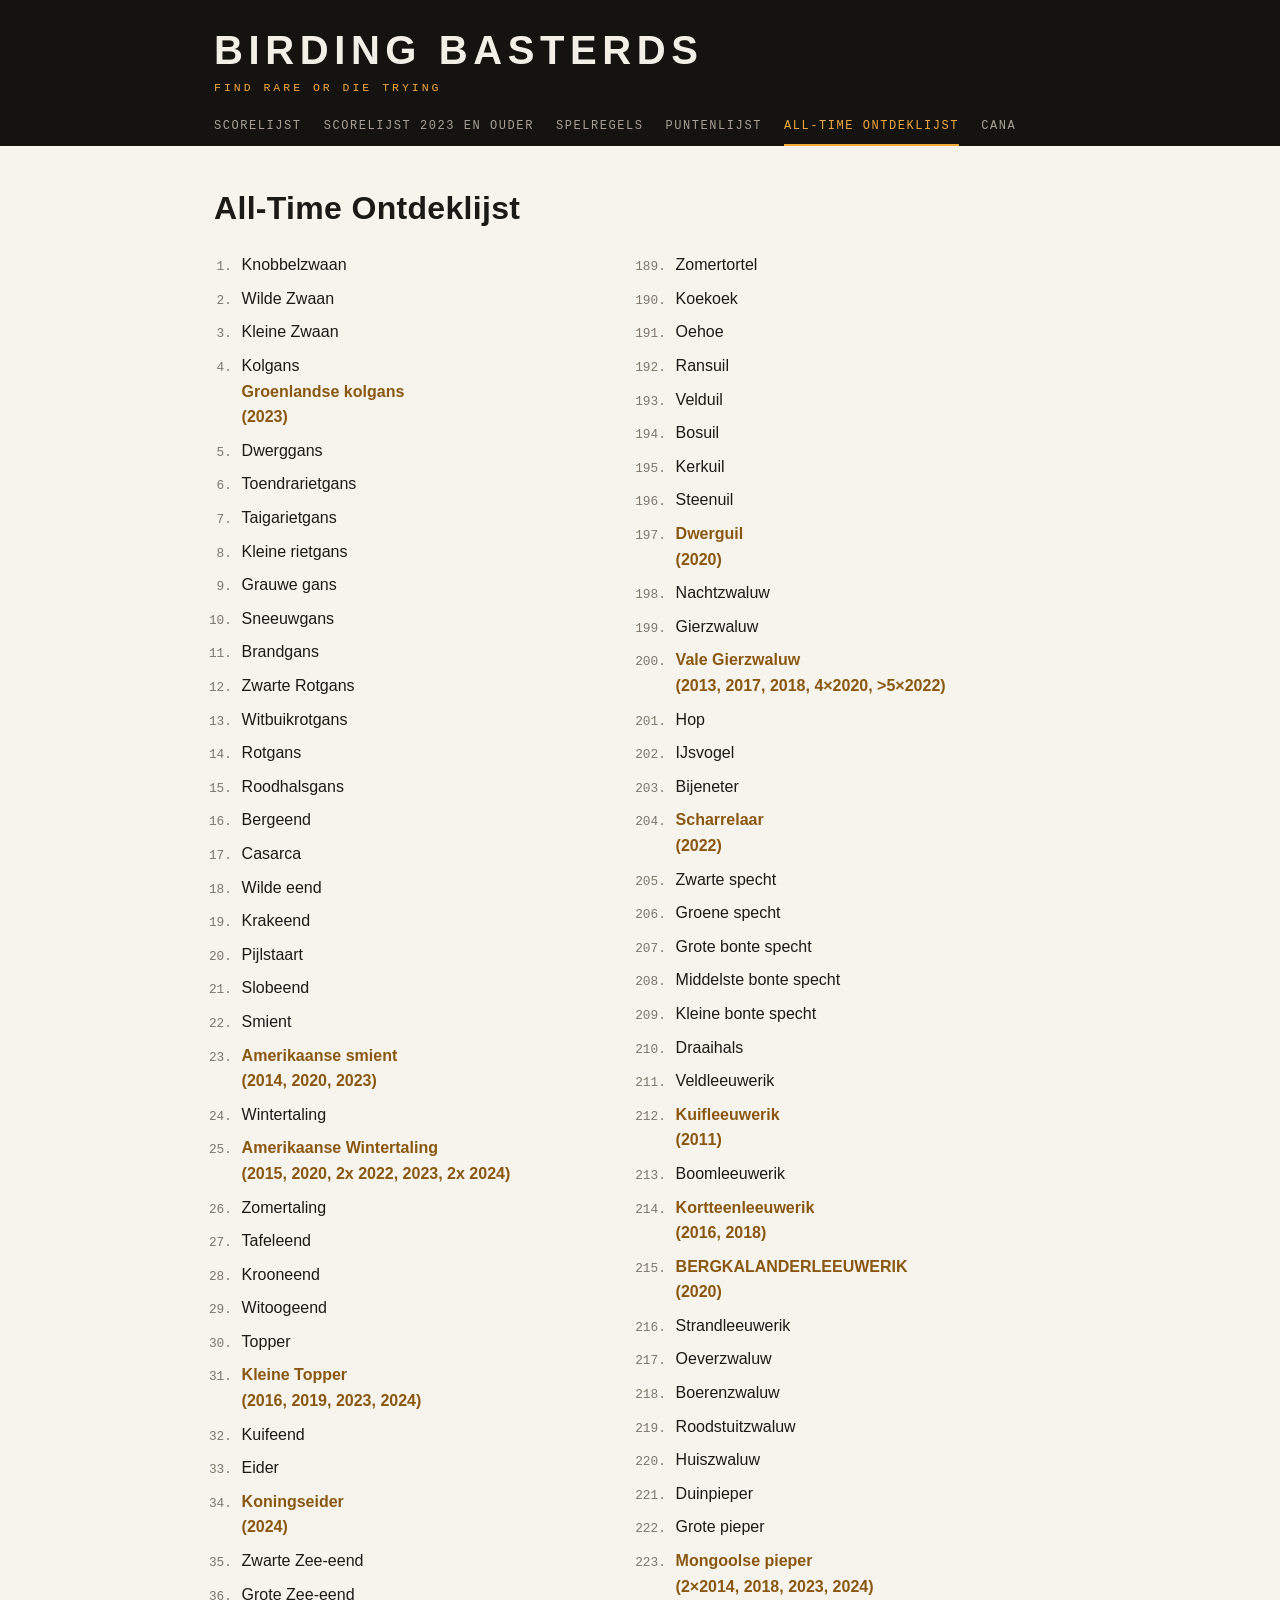
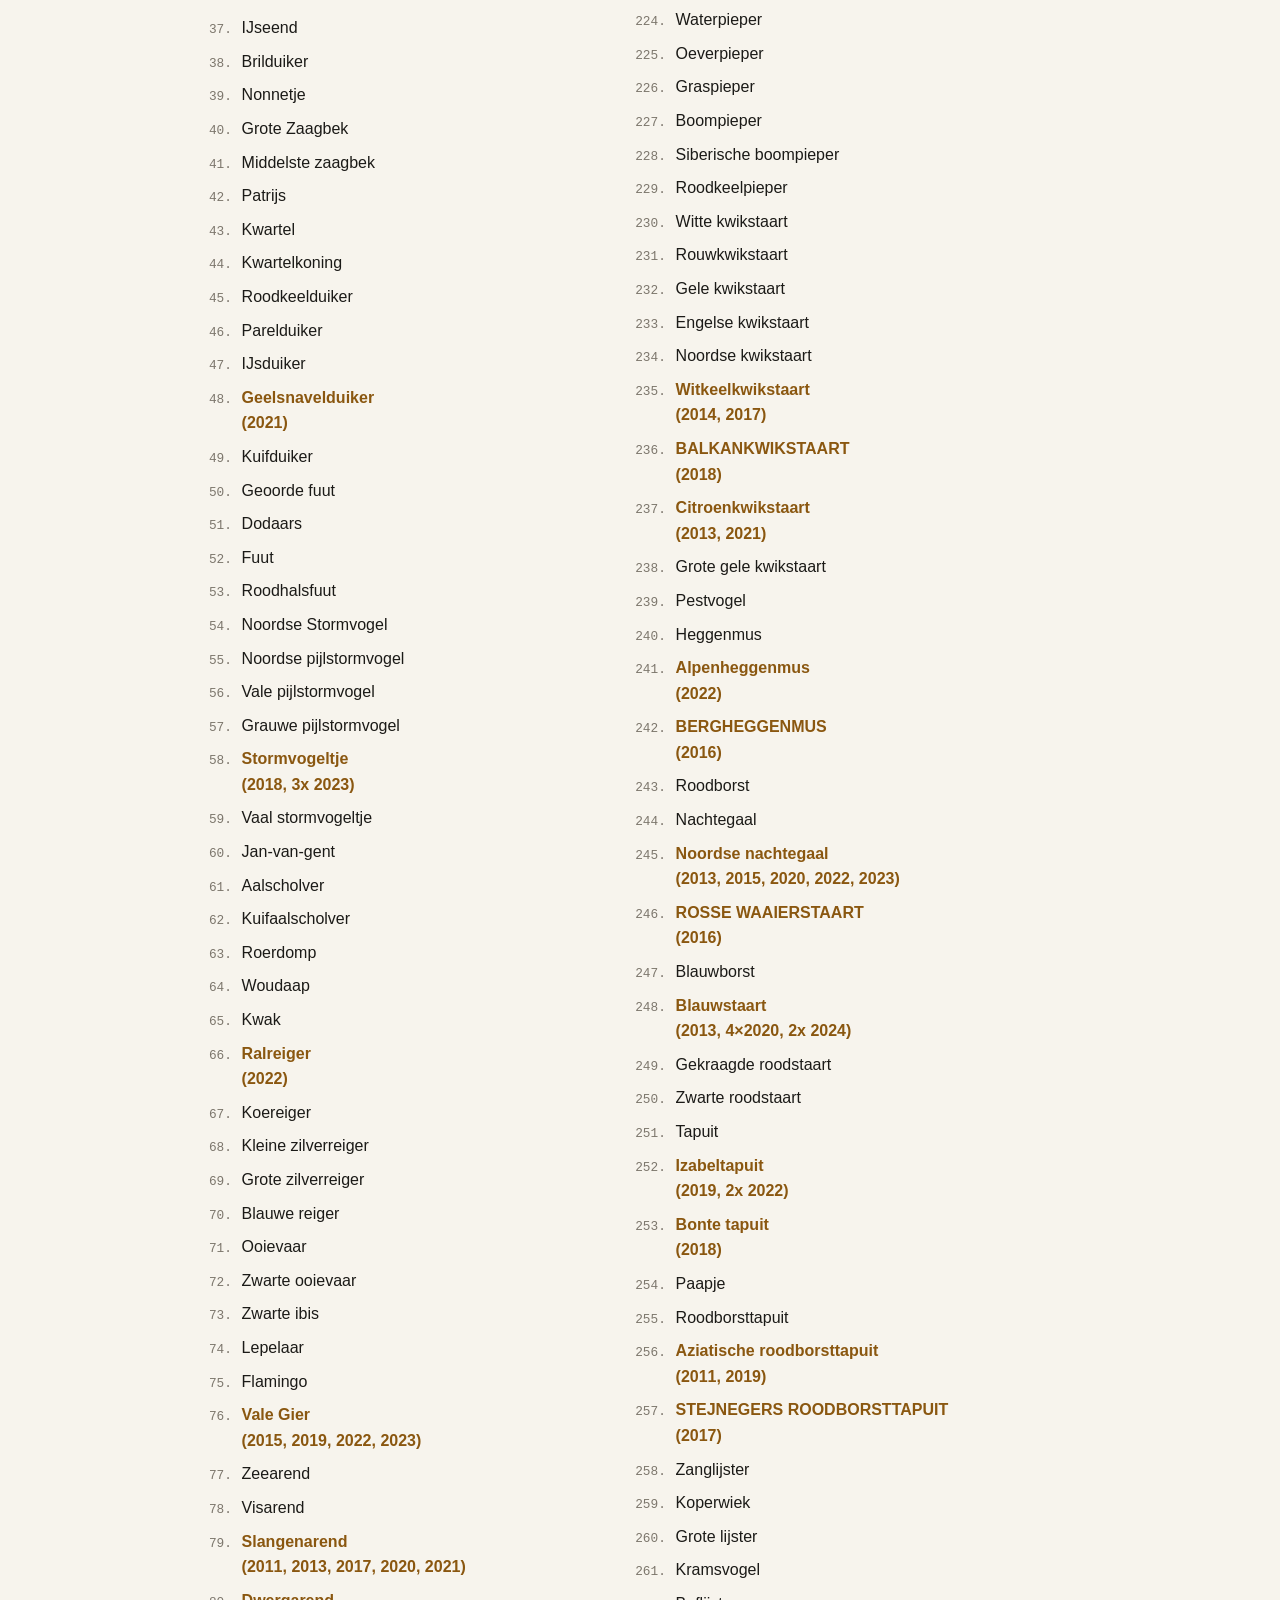
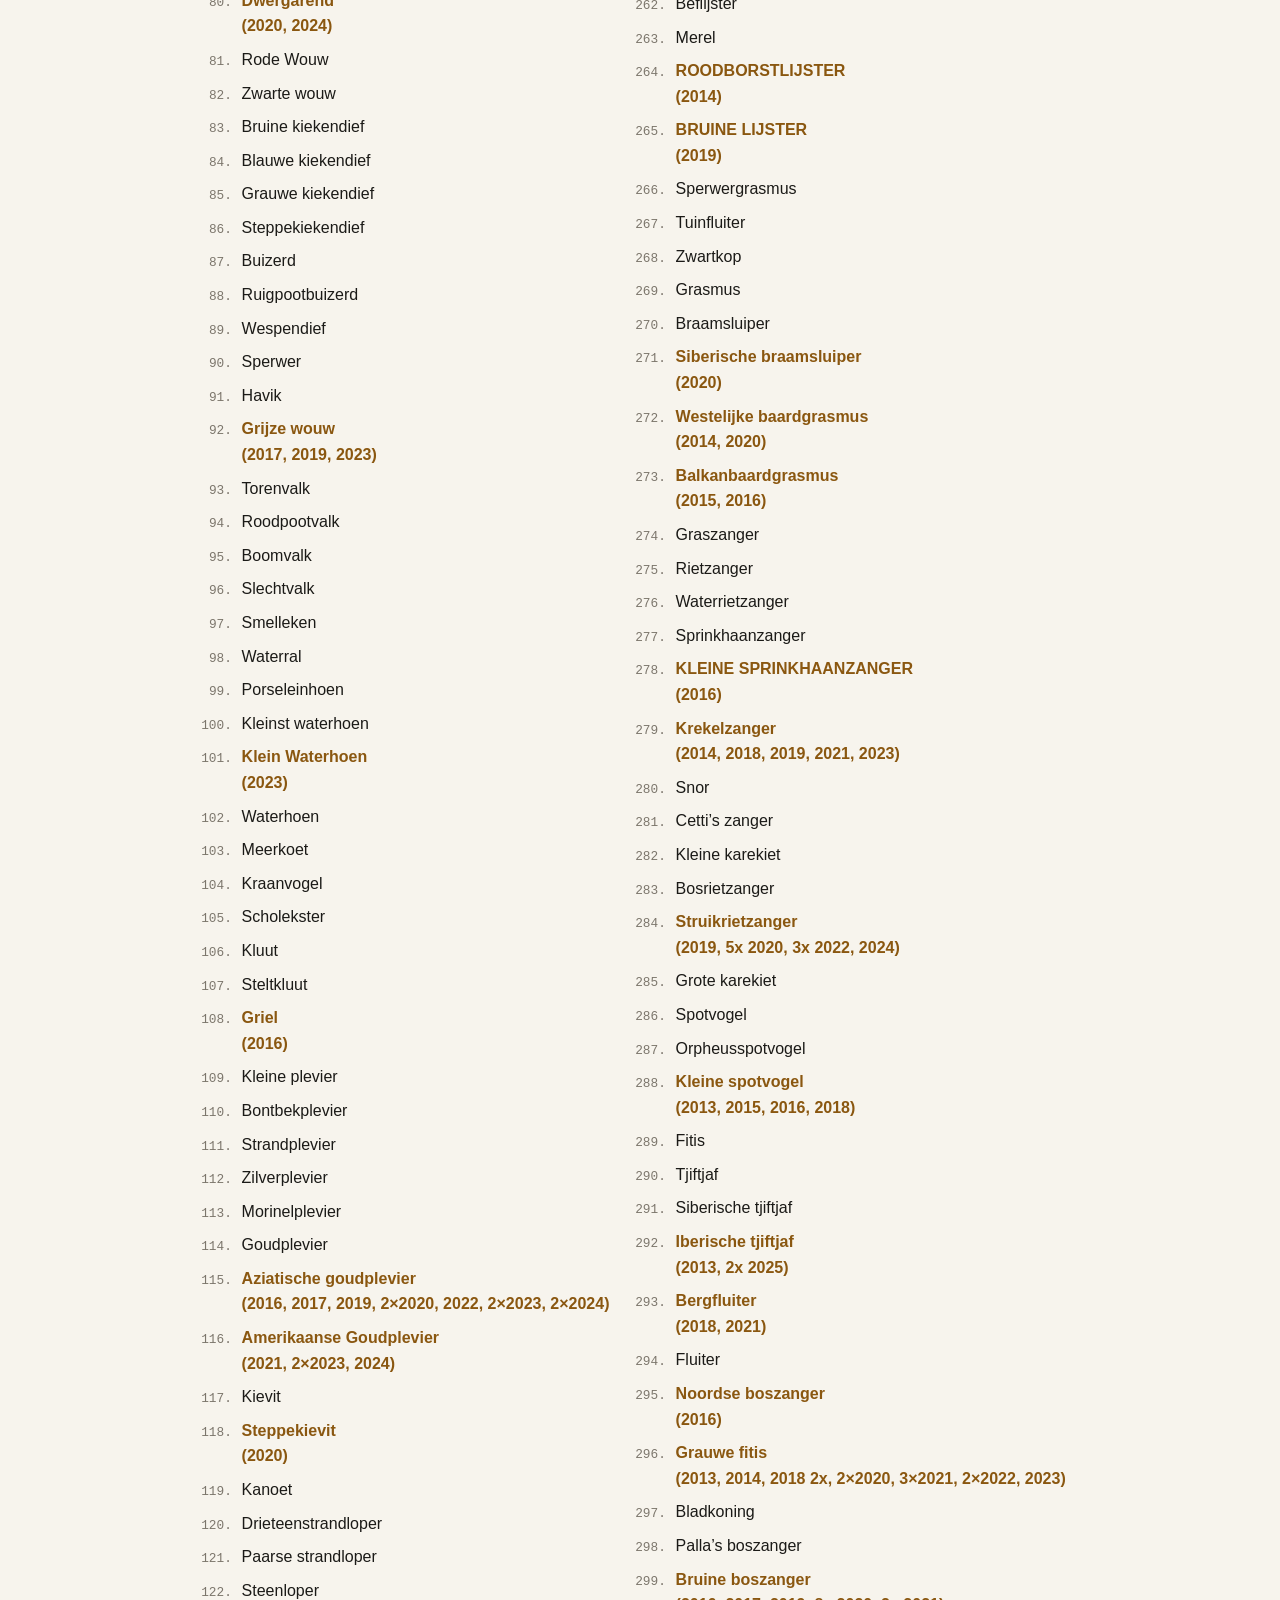
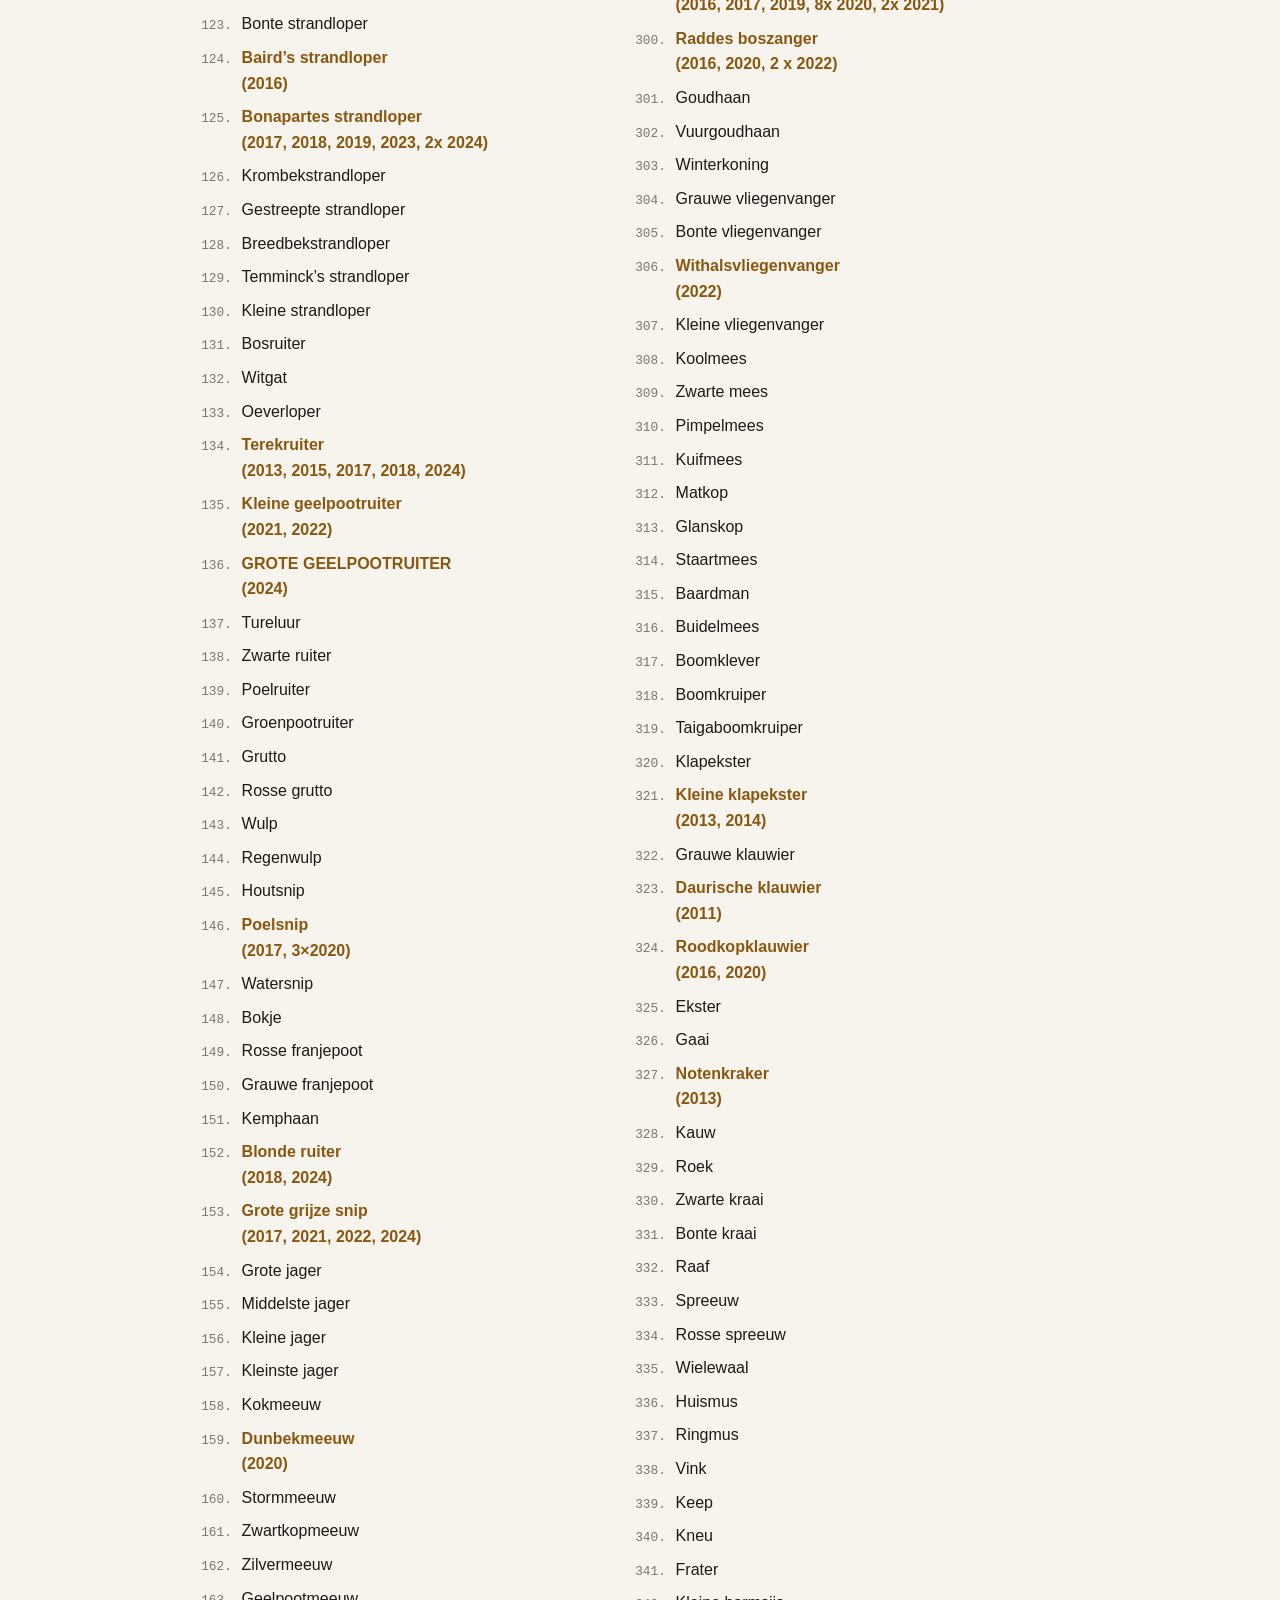
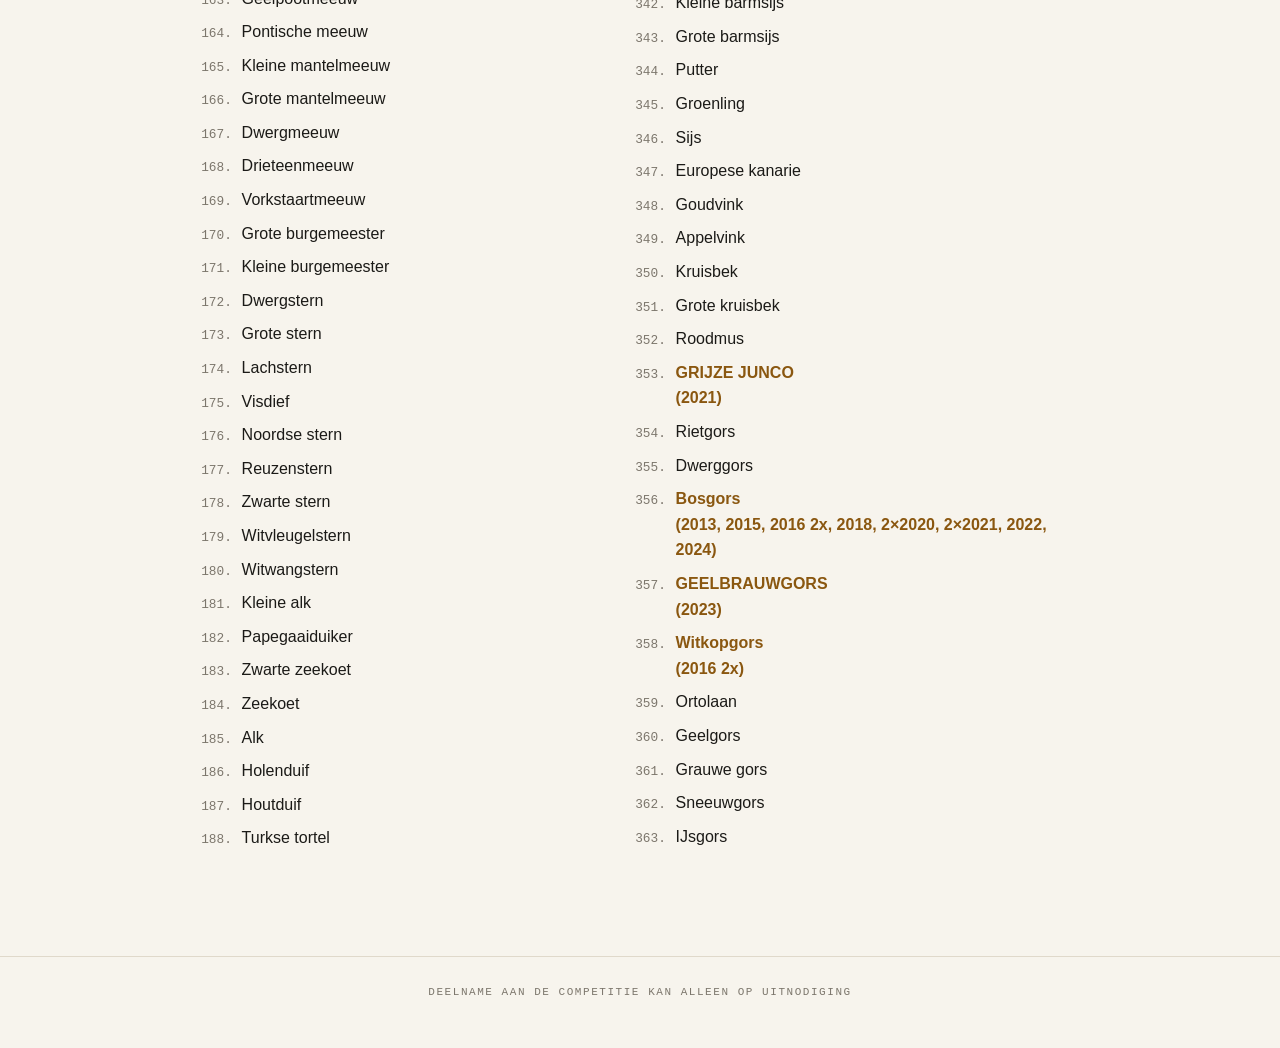
<file: docs/all-time-ontdeklijst/index.html>
<!doctype html>
<html lang="nl">
<head>
<meta charset="utf-8">
<meta name="viewport" content="width=device-width, initial-scale=1">
<title>All-Time Ontdeklijst · Birding Basterds</title>
<meta name="description" content="Knobbelzwaan Wilde Zwaan Kleine Zwaan Kolgans Groenlandse kolgans (2023) Dwerggans Toendrarietgans Taigarietgans Kleine rietgans Grauwe gans Sneeuwgans ...">
<meta name="color-scheme" content="light">
<meta name="theme-color" content="#141310">
<link rel="stylesheet" href="../assets/style.css?v=0a572c71">
<link rel="icon" href="data:image/svg+xml,<svg xmlns='http://www.w3.org/2000/svg' viewBox='0 0 100 100'><text y='.9em' font-size='90'>&#129413;</text></svg>">
</head>
<body data-page="all-time-ontdeklijst">
<!--
THESIS: een zelfontdekcompetitie is een ranglijst, dus de stand is de pagina en niet
een alinea met namen erin. Geen blogthema, geen kaartjesraster.
OWN-WORLD: donkere kopband met het woordmerk, daaronder papierwit met oker als enige
accent, monospace voor alle cijfers en labels, schreefloos voor namen en lopende tekst.
Rijen als lichte kaarten met een haarlijn ertussen, de leider met een okeren rand.
Vlak, geen schaduw, geen glans.
STORY: de bezoeker ziet in een oogopslag wie er bovenaan staat en waarmee, en kan van
daaruit terug in de tijd of door naar de spelregels.
FIRST VIEWPORT: naam van de club groot en gesperd op zwart, motto eronder in amber, tabbalk,
dan direct de stand: rangnummer, naam, puntentotaal groot rechts, vondsten eronder.
FORM: scorebord, door Wouter gekozen uit drie richtingen.
FINISH: unreviewed and undocumented is unfinished; this build ends with the finish review, the verdict, and DESIGN.md
-->
<header class="site">
  <div class="site__inner">
    <a class="brand" href="../">
      <span class="brand__name">Birding Basterds</span>
      <span class="brand__motto">Find rare or die trying</span>
    </a>
    <nav class="nav"><a href="../">Scorelijst</a><a href="../scorelijst-archief/">Scorelijst 2023 en ouder</a><a href="../spelregels/">Spelregels</a><a href="../puntenlijst/">Puntenlijst</a><a href="../all-time-ontdeklijst/" aria-current="page">All-Time Ontdeklijst</a><a href="../cana/">CANA</a></nav>
  </div>
</header>
<main class="wrap">
  <h1>All-Time Ontdeklijst</h1>
  
<ol>
<li>Knobbelzwaan</li>

<li>Wilde Zwaan</li>

<li>Kleine Zwaan</li>

<li>Kolgans<br><strong>Groenlandse kolgans</strong><br><strong>(2023)</strong></li>

<li>Dwerggans</li>

<li>Toendrarietgans</li>

<li>Taigarietgans&nbsp;&nbsp;&nbsp;&nbsp;&nbsp;&nbsp;&nbsp;&nbsp;&nbsp;&nbsp;&nbsp;&nbsp;&nbsp;&nbsp;&nbsp;&nbsp;&nbsp;&nbsp;&nbsp;&nbsp;&nbsp;&nbsp;&nbsp;&nbsp;&nbsp;&nbsp;</li>

<li>Kleine rietgans</li>

<li>Grauwe gans</li>

<li>Sneeuwgans</li>

<li>Brandgans</li>

<li>Zwarte Rotgans</li>

<li>Witbuikrotgans</li>

<li>Rotgans</li>

<li>Roodhalsgans</li>

<li>Bergeend</li>

<li>Casarca</li>

<li>Wilde eend</li>

<li>Krakeend</li>

<li>Pijlstaart</li>

<li>Slobeend</li>

<li>Smient</li>

<li><strong>Amerikaanse smient</strong><br><strong>(2014, 2020, 2023)</strong></li>

<li>Wintertaling</li>

<li><strong>Amerikaanse Wintertaling</strong><br><strong>(2015, 2020, 2x 2022, 2023, 2x 2024)</strong></li>

<li>Zomertaling</li>

<li>Tafeleend</li>

<li>Krooneend</li>

<li>Witoogeend</li>

<li>Topper</li>

<li><strong>Kleine Topper</strong><br><strong>(2016, 2019, 2023, 2024)</strong></li>

<li>Kuifeend</li>

<li>Eider</li>

<li><strong>Koningseider</strong><br><strong>(2024)</strong></li>

<li>Zwarte Zee-eend</li>

<li>Grote Zee-eend</li>

<li>IJseend</li>

<li>Brilduiker</li>

<li>Nonnetje</li>

<li>Grote Zaagbek</li>

<li>Middelste zaagbek</li>

<li>Patrijs</li>

<li>Kwartel</li>

<li>Kwartelkoning</li>

<li>Roodkeelduiker</li>

<li>Parelduiker</li>

<li>IJsduiker</li>

<li><strong>Geelsnavelduiker</strong><br><strong>(2021)</strong></li>

<li>Kuifduiker</li>

<li>Geoorde fuut</li>

<li>Dodaars</li>

<li>Fuut</li>

<li>Roodhalsfuut</li>

<li>Noordse Stormvogel</li>

<li>Noordse pijlstormvogel</li>

<li>Vale pijlstormvogel</li>

<li>Grauwe pijlstormvogel</li>

<li><strong>Stormvogeltje</strong><br><strong>(2018, 3x 2023)</strong></li>

<li>Vaal stormvogeltje</li>

<li>Jan-van-gent</li>

<li>Aalscholver</li>

<li>Kuifaalscholver</li>

<li>Roerdomp</li>

<li>Woudaap</li>

<li>Kwak</li>

<li><strong>Ralreiger</strong><br><strong>(2022)</strong></li>

<li>Koereiger</li>

<li>Kleine zilverreiger</li>

<li>Grote zilverreiger</li>

<li>Blauwe reiger</li>

<li>Ooievaar</li>

<li>Zwarte ooievaar</li>

<li>Zwarte ibis</li>

<li>Lepelaar</li>

<li>Flamingo</li>

<li><strong>Vale Gier</strong><br><strong>(2015, 2019, 2022, 2023)</strong></li>

<li>Zeearend</li>

<li>Visarend</li>

<li><strong>Slangenarend</strong><br><strong>(2011, 2013, 2017, 2020, 2021)</strong></li>

<li><strong>Dwergarend</strong><br><strong>(2020, 2024)</strong></li>

<li>Rode Wouw</li>

<li>Zwarte wouw</li>

<li>Bruine kiekendief</li>

<li>Blauwe kiekendief</li>

<li>Grauwe kiekendief</li>

<li>Steppekiekendief</li>

<li>Buizerd</li>

<li>Ruigpootbuizerd</li>

<li>Wespendief</li>

<li>Sperwer</li>

<li>Havik</li>

<li><strong>Grijze wouw</strong><br><strong>(2017, 2019, 2023)</strong></li>

<li>Torenvalk</li>

<li>Roodpootvalk</li>

<li>Boomvalk</li>

<li>Slechtvalk</li>

<li>Smelleken</li>

<li>Waterral</li>

<li>Porseleinhoen</li>

<li>Kleinst waterhoen</li>

<li><strong>Klein Waterhoen</strong><br><strong>(2023)</strong></li>

<li>Waterhoen</li>

<li>Meerkoet</li>

<li>Kraanvogel</li>

<li>Scholekster</li>

<li>Kluut</li>

<li>Steltkluut</li>

<li><strong>Griel</strong><br><strong>(2016)</strong></li>

<li>Kleine plevier</li>

<li>Bontbekplevier</li>

<li>Strandplevier</li>

<li>Zilverplevier</li>

<li>Morinelplevier</li>

<li>Goudplevier</li>

<li><strong>Aziatische goudplevier</strong><br><strong>(2016, 2017, 2019, 2&#215;2020, 2022, 2&#215;2023, 2&#215;2024)</strong></li>

<li><strong>Amerikaanse Goudplevier</strong><br><strong>(2021, 2&#215;2023, 2024)</strong></li>

<li>Kievit</li>

<li><strong>Steppekievit</strong><br><strong>(2020)</strong></li>

<li>Kanoet</li>

<li>Drieteenstrandloper</li>

<li>Paarse strandloper</li>

<li>Steenloper</li>

<li>Bonte strandloper</li>

<li><strong>Baird’s strandloper</strong><br><strong>(2016)</strong></li>

<li><strong>Bonapartes strandloper</strong><br><strong>(2017, 2018, 2019, 2023, 2x 2024)</strong></li>

<li>Krombekstrandloper</li>

<li>Gestreepte strandloper</li>

<li>Breedbekstrandloper</li>

<li>Temminck’s strandloper</li>

<li>Kleine strandloper</li>

<li>Bosruiter</li>

<li>Witgat</li>

<li>Oeverloper</li>

<li><strong>Terekruiter</strong><br><strong>(2013, 2015, 2017, 2018, 2024)</strong></li>

<li><strong>Kleine geelpootruiter</strong><br><strong>(2021, 2022)</strong></li>

<li><strong>GROTE GEELPOOTRUITER</strong><br><strong>(2024)</strong></li>

<li>Tureluur</li>

<li>Zwarte ruiter</li>

<li>Poelruiter</li>

<li>Groenpootruiter</li>

<li>Grutto</li>

<li>Rosse grutto</li>

<li>Wulp</li>

<li>Regenwulp</li>

<li>Houtsnip</li>

<li><strong>Poelsnip</strong><br><strong>(2017, 3&#215;2020)</strong></li>

<li>Watersnip</li>

<li>Bokje</li>

<li>Rosse franjepoot</li>

<li>Grauwe franjepoot</li>

<li>Kemphaan</li>

<li><strong>Blonde ruiter</strong><br><strong>(2018, 2024)</strong></li>

<li><strong>Grote grijze snip</strong><br><strong>(2017, 2021, 2022, 2024)</strong></li>

<li>Grote jager</li>

<li>Middelste jager</li>

<li>Kleine jager</li>

<li>Kleinste jager</li>

<li>Kokmeeuw</li>

<li><strong>Dunbekmeeuw</strong><br><strong>(2020)</strong></li>

<li>Stormmeeuw</li>

<li>Zwartkopmeeuw</li>

<li>Zilvermeeuw</li>

<li>Geelpootmeeuw</li>

<li>Pontische meeuw</li>

<li>Kleine mantelmeeuw</li>

<li>Grote mantelmeeuw</li>

<li>Dwergmeeuw</li>

<li>Drieteenmeeuw</li>

<li>Vorkstaartmeeuw</li>

<li>Grote burgemeester</li>

<li>Kleine burgemeester</li>

<li>Dwergstern</li>

<li>Grote stern</li>

<li>Lachstern</li>

<li>Visdief</li>

<li>Noordse stern</li>

<li>Reuzenstern</li>

<li>Zwarte stern</li>

<li>Witvleugelstern</li>

<li>Witwangstern</li>

<li>Kleine alk</li>

<li>Papegaaiduiker</li>

<li>Zwarte zeekoet</li>

<li>Zeekoet</li>

<li>Alk</li>

<li>Holenduif</li>

<li>Houtduif</li>

<li>Turkse tortel</li>

<li>Zomertortel</li>

<li>Koekoek</li>

<li>Oehoe</li>

<li>Ransuil</li>

<li>Velduil</li>

<li>Bosuil</li>

<li>Kerkuil</li>

<li>Steenuil</li>

<li><strong>Dwerguil</strong><br><strong>(2020)</strong></li>

<li>Nachtzwaluw</li>

<li>Gierzwaluw</li>

<li><strong>Vale Gierzwaluw</strong><br><strong>(2013, 2017, 2018, 4&#215;2020, &gt;5&#215;2022)</strong></li>

<li>Hop</li>

<li>IJsvogel</li>

<li>Bijeneter</li>

<li><strong>Scharrelaar</strong><br><strong>(2022)</strong></li>

<li>Zwarte specht</li>

<li>Groene specht</li>

<li>Grote bonte specht</li>

<li>Middelste bonte specht</li>

<li>Kleine bonte specht</li>

<li>Draaihals</li>

<li>Veldleeuwerik</li>

<li><strong>Kuifleeuwerik</strong><br><strong>(2011)</strong></li>

<li>Boomleeuwerik</li>

<li><strong>Kortteenleeuwerik</strong><br><strong>(2016, 2018)</strong></li>

<li><strong>BERGKALANDERLEEUWERIK</strong><br><strong>(2020)</strong></li>

<li>Strandleeuwerik</li>

<li>Oeverzwaluw</li>

<li>Boerenzwaluw</li>

<li>Roodstuitzwaluw</li>

<li>Huiszwaluw</li>

<li>Duinpieper</li>

<li>Grote pieper</li>

<li><strong>Mongoolse pieper</strong><br><strong>(2&#215;2014, 2018, 2023, 2024)</strong></li>

<li>Waterpieper</li>

<li>Oeverpieper</li>

<li>Graspieper</li>

<li>Boompieper</li>

<li>Siberische boompieper</li>

<li>Roodkeelpieper</li>

<li>Witte kwikstaart</li>

<li>Rouwkwikstaart</li>

<li>Gele kwikstaart</li>

<li>Engelse kwikstaart</li>

<li>Noordse kwikstaart</li>

<li><strong>Witkeelkwikstaart</strong><br><strong>(2014, 2017)</strong></li>

<li><strong>BALKANKWIKSTAART</strong><br><strong>(2018)</strong>&nbsp;</li>

<li><strong>Citroenkwikstaart</strong><br><strong>(2013, 2021)</strong></li>

<li>Grote gele kwikstaart</li>

<li>Pestvogel</li>

<li>Heggenmus</li>

<li><strong>Alpenheggenmus</strong><br><strong>(2022)</strong></li>

<li><strong>BERGHEGGENMUS</strong><br><strong>(2016)</strong></li>

<li>Roodborst</li>

<li>Nachtegaal</li>

<li><strong>Noordse nachtegaal</strong><br><strong>(2013, 2015, 2020, 2022, 2023)</strong></li>

<li><strong>ROSSE WAAIERSTAART</strong><br><strong>(2016)</strong></li>

<li>Blauwborst</li>

<li><strong>Blauwstaart</strong><br><strong>(2013, 4&#215;2020, 2x 2024)</strong></li>

<li>Gekraagde roodstaart</li>

<li>Zwarte roodstaart</li>

<li>Tapuit</li>

<li><strong>Izabeltapuit</strong><br><strong>(2019, 2x 2022)</strong></li>

<li><strong>Bonte tapuit</strong><br><strong>(2018)</strong></li>

<li>Paapje</li>

<li>Roodborsttapuit</li>

<li><strong>Aziatische roodborsttapuit</strong><br><strong>(2011, 2019)</strong></li>

<li><strong>STEJNEGERS ROODBORSTTAPUIT</strong><br><strong>(2017)</strong></li>

<li>Zanglijster</li>

<li>Koperwiek</li>

<li>Grote lijster</li>

<li>Kramsvogel</li>

<li>Beflijster</li>

<li>Merel</li>

<li><strong>ROODBORSTLIJSTER</strong><br><strong>(2014)</strong></li>

<li><strong>BRUINE LIJSTER</strong><br><strong>(2019)</strong></li>

<li>Sperwergrasmus</li>

<li>Tuinfluiter</li>

<li>Zwartkop</li>

<li>Grasmus</li>

<li>Braamsluiper</li>

<li><strong>Siberische braamsluiper</strong><br><strong>(2020)</strong></li>

<li><strong>Westelijke baardgrasmus</strong><br><strong>(2014, 2020)</strong></li>

<li><strong>Balkanbaardgrasmus</strong><br><strong>(2015, 2016)</strong></li>

<li>Graszanger</li>

<li>Rietzanger</li>

<li>Waterrietzanger</li>

<li>Sprinkhaanzanger</li>

<li><strong>KLEINE SPRINKHAANZANGER</strong><br><strong>(2016)</strong></li>

<li><strong>Krekelzanger</strong><br><strong>(2014, 2018, 2019, 2021, 2023)</strong></li>

<li>Snor</li>

<li>Cetti’s zanger</li>

<li>Kleine karekiet</li>

<li>Bosrietzanger</li>

<li><strong>Struikrietzanger</strong><br><strong>(2019, 5x 2020, 3x 2022, 2024)</strong></li>

<li>Grote karekiet</li>

<li>Spotvogel</li>

<li>Orpheusspotvogel</li>

<li><strong>Kleine spotvogel</strong><br><strong>(2013, 2015, 2016, 2018)</strong></li>

<li>Fitis</li>

<li>Tjiftjaf</li>

<li>Siberische tjiftjaf</li>

<li><strong>Iberische tjiftjaf</strong><br><strong>(2013, 2x 2025)</strong></li>

<li><strong>Bergfluiter</strong><br><strong>(2018, 2021)</strong></li>

<li>Fluiter</li>

<li><strong>Noordse boszanger</strong><br><strong>(2016)</strong></li>

<li><strong>Grauwe fitis</strong><br><strong>(2013, 2014, 2018 2x, 2&#215;2020, 3&#215;2021, 2&#215;2022, 2023)</strong></li>

<li>Bladkoning</li>

<li>Palla’s boszanger</li>

<li><strong>Bruine boszanger</strong><br><strong>(2016, 2017, 2019, 8x 2020, 2x 2021)</strong></li>

<li><strong>Raddes boszanger</strong><br><strong>(2016, 2020, 2 x 2022)</strong></li>

<li>Goudhaan</li>

<li>Vuurgoudhaan</li>

<li>Winterkoning</li>

<li>Grauwe vliegenvanger</li>

<li>Bonte vliegenvanger</li>

<li><strong>Withalsvliegenvanger</strong><br><strong>(2022)</strong></li>

<li>Kleine vliegenvanger</li>

<li>Koolmees</li>

<li>Zwarte mees</li>

<li>Pimpelmees</li>

<li>Kuifmees</li>

<li>Matkop</li>

<li>Glanskop</li>

<li>Staartmees</li>

<li>Baardman</li>

<li>Buidelmees</li>

<li>Boomklever</li>

<li>Boomkruiper</li>

<li>Taigaboomkruiper</li>

<li>Klapekster</li>

<li><strong>Kleine klapekster</strong><br><strong>(2013, 2014)</strong></li>

<li>Grauwe klauwier</li>

<li><strong>Daurische klauwier</strong><br><strong>(2011)</strong></li>

<li><strong>Roodkopklauwier</strong><br><strong>(2016, 2020)</strong></li>

<li>Ekster</li>

<li>Gaai</li>

<li><strong>Notenkraker</strong><br><strong>(2013)</strong></li>

<li>Kauw</li>

<li>Roek</li>

<li>Zwarte kraai</li>

<li>Bonte kraai</li>

<li>Raaf</li>

<li>Spreeuw</li>

<li>Rosse spreeuw</li>

<li>Wielewaal</li>

<li>Huismus</li>

<li>Ringmus</li>

<li>Vink</li>

<li>Keep</li>

<li>Kneu</li>

<li>Frater</li>

<li>Kleine barmsijs</li>

<li>Grote barmsijs</li>

<li>Putter</li>

<li>Groenling</li>

<li>Sijs</li>

<li>Europese kanarie</li>

<li>Goudvink</li>

<li>Appelvink</li>

<li>Kruisbek</li>

<li>Grote kruisbek</li>

<li>Roodmus</li>

<li><strong>GRIJZE JUNCO</strong><br><strong>(2021)</strong></li>

<li>Rietgors</li>

<li>Dwerggors</li>

<li><strong>Bosgors</strong><br><strong>(2013, 2015, 2016 2x, 2018, 2&#215;2020, 2&#215;2021, 2022, 2024)</strong></li>

<li><strong>GEELBRAUWGORS</strong><br><strong>(2023)</strong></li>

<li><strong>Witkopgors</strong><br><strong>(2016 2x)</strong></li>

<li>Ortolaan</li>

<li>Geelgors</li>

<li>Grauwe gors</li>

<li>Sneeuwgors</li>

<li>IJsgors</li>
</ol>
</main>
<footer class="site-footer">
  <p>Deelname aan de competitie kan alleen op uitnodiging</p>
</footer>
</body>
</html>
</file>
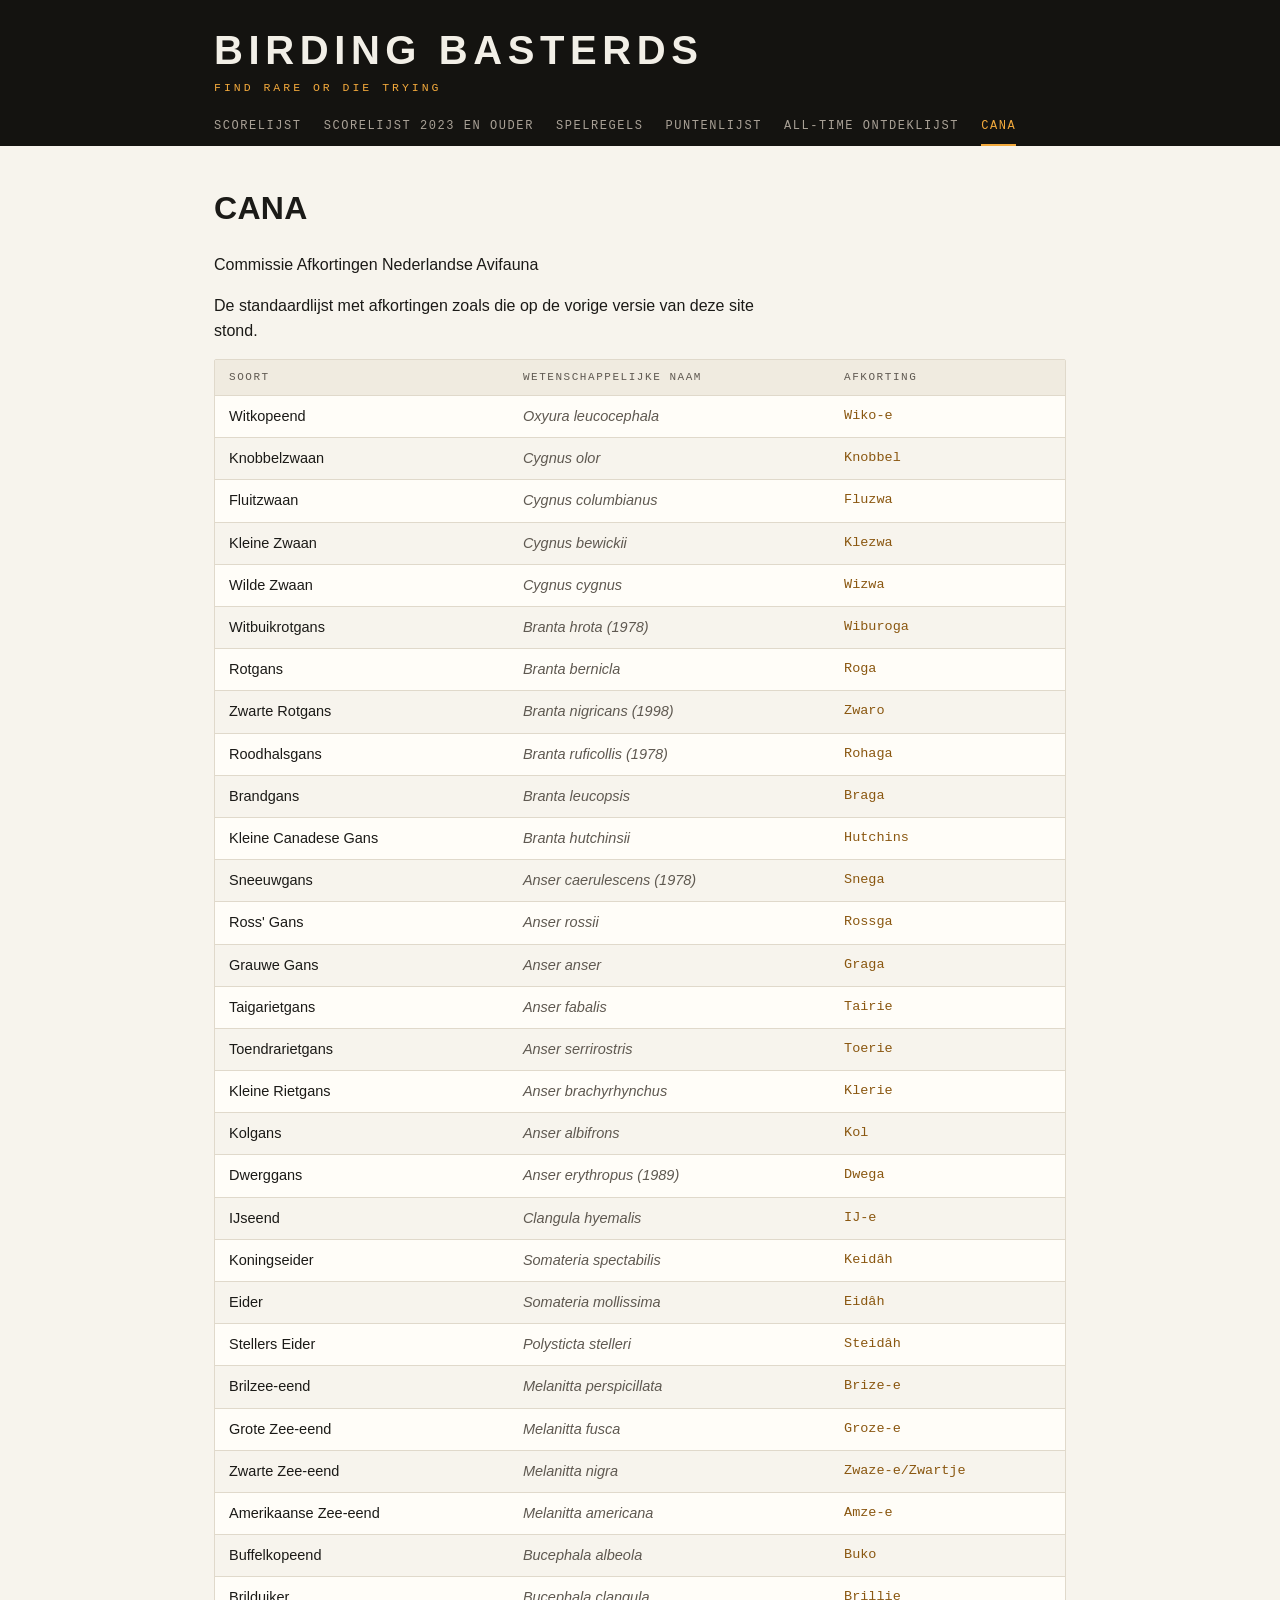
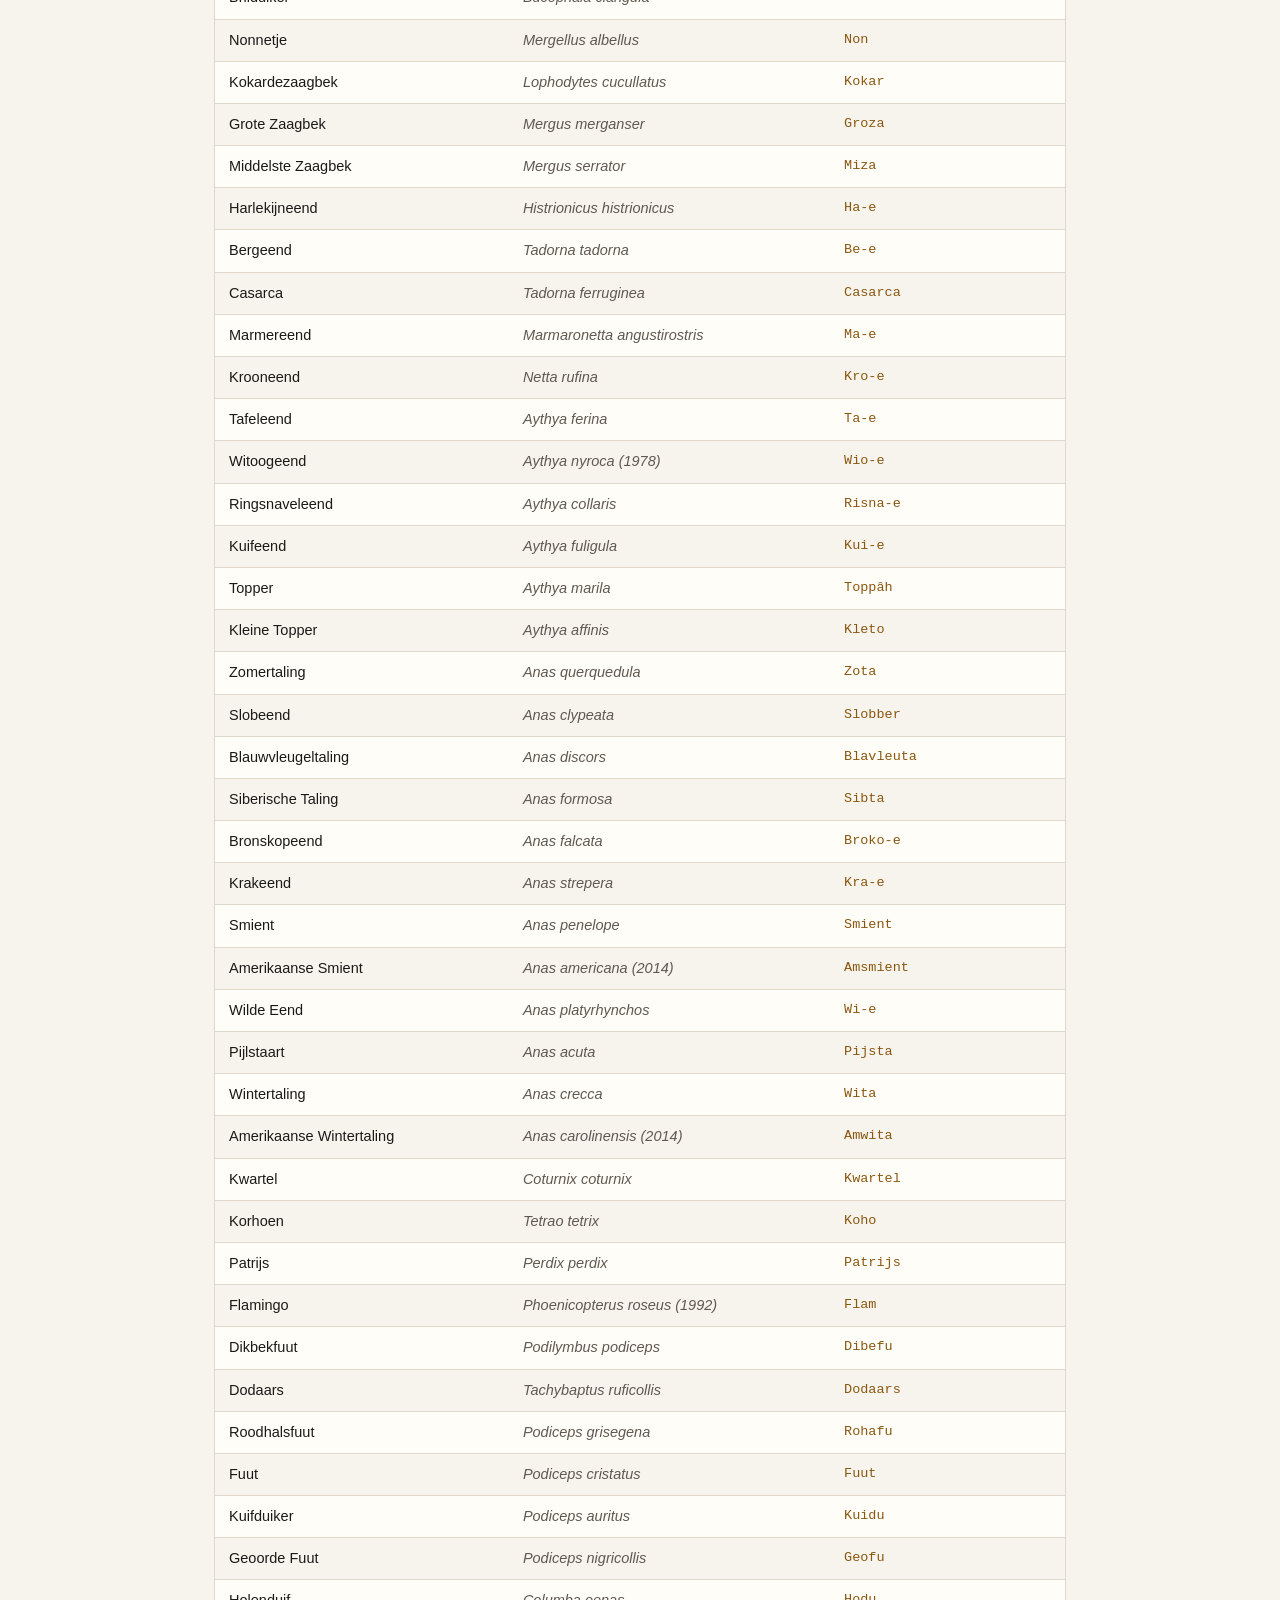
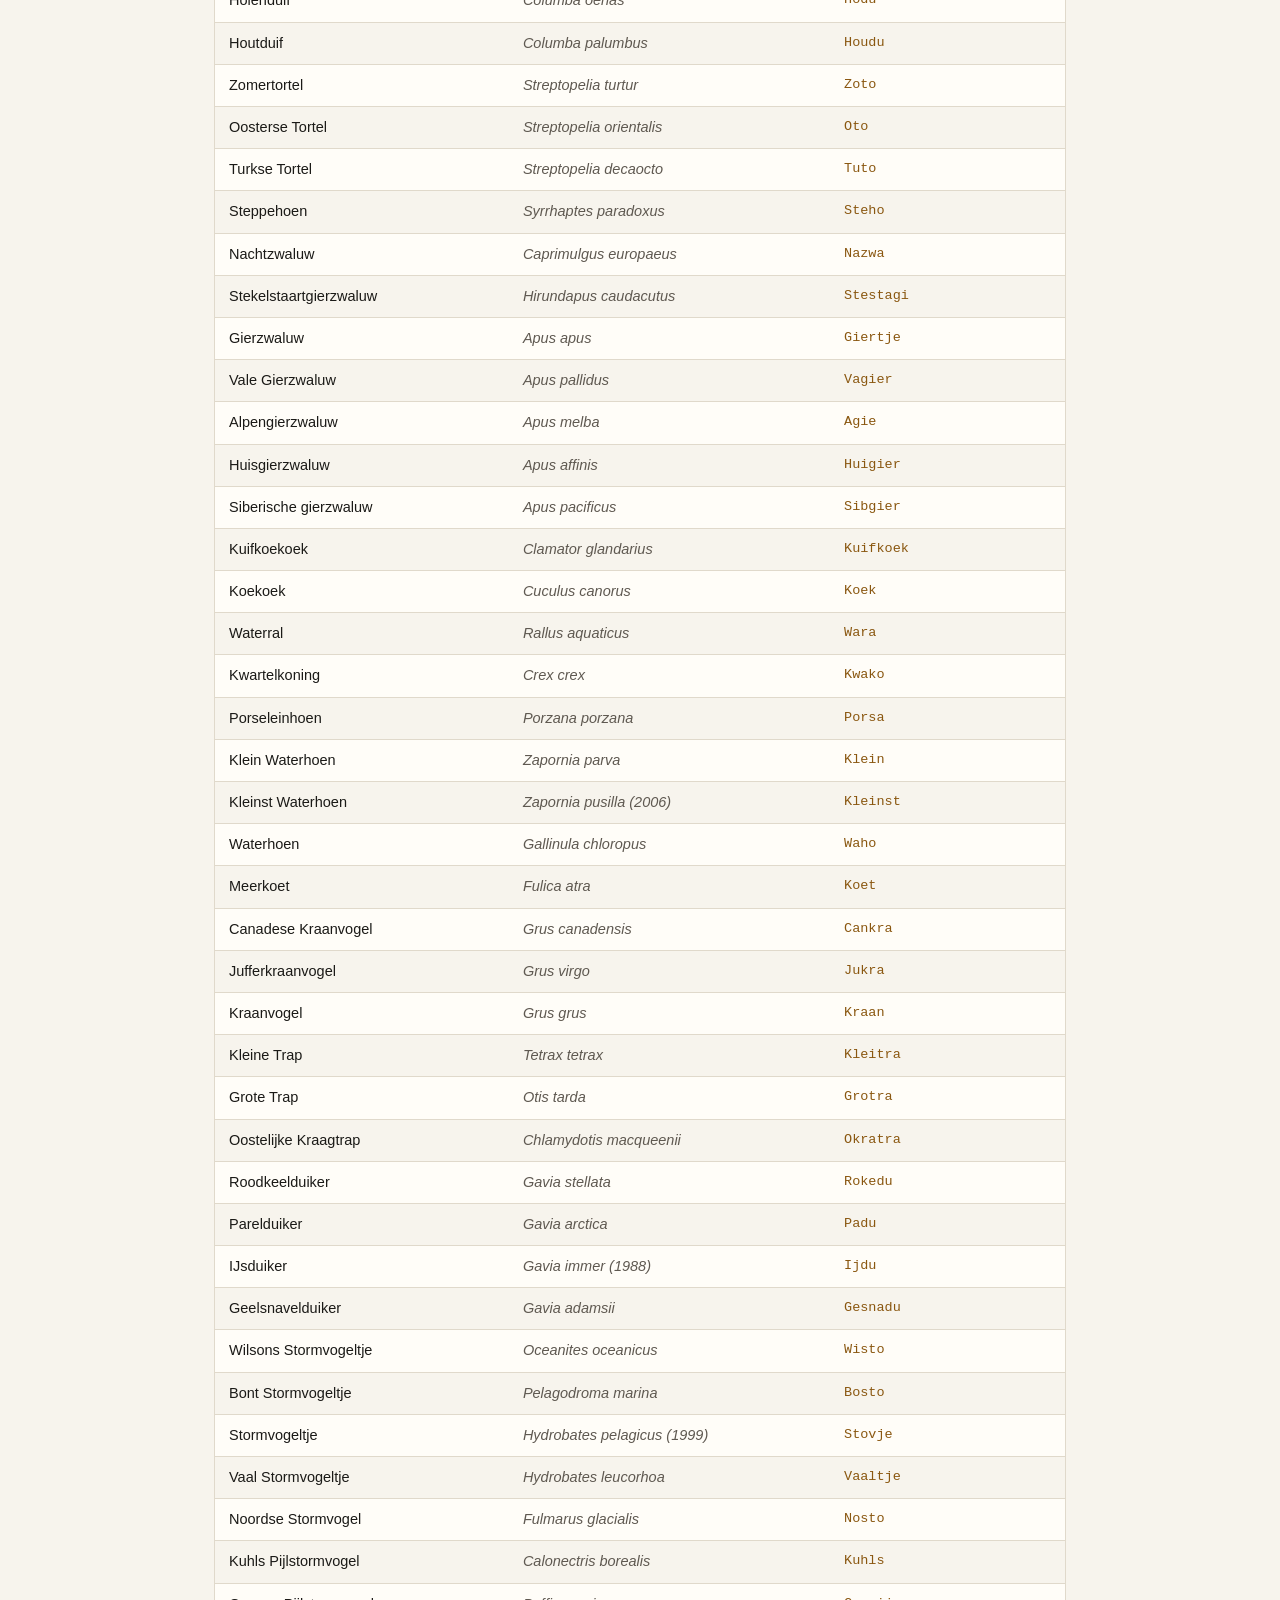
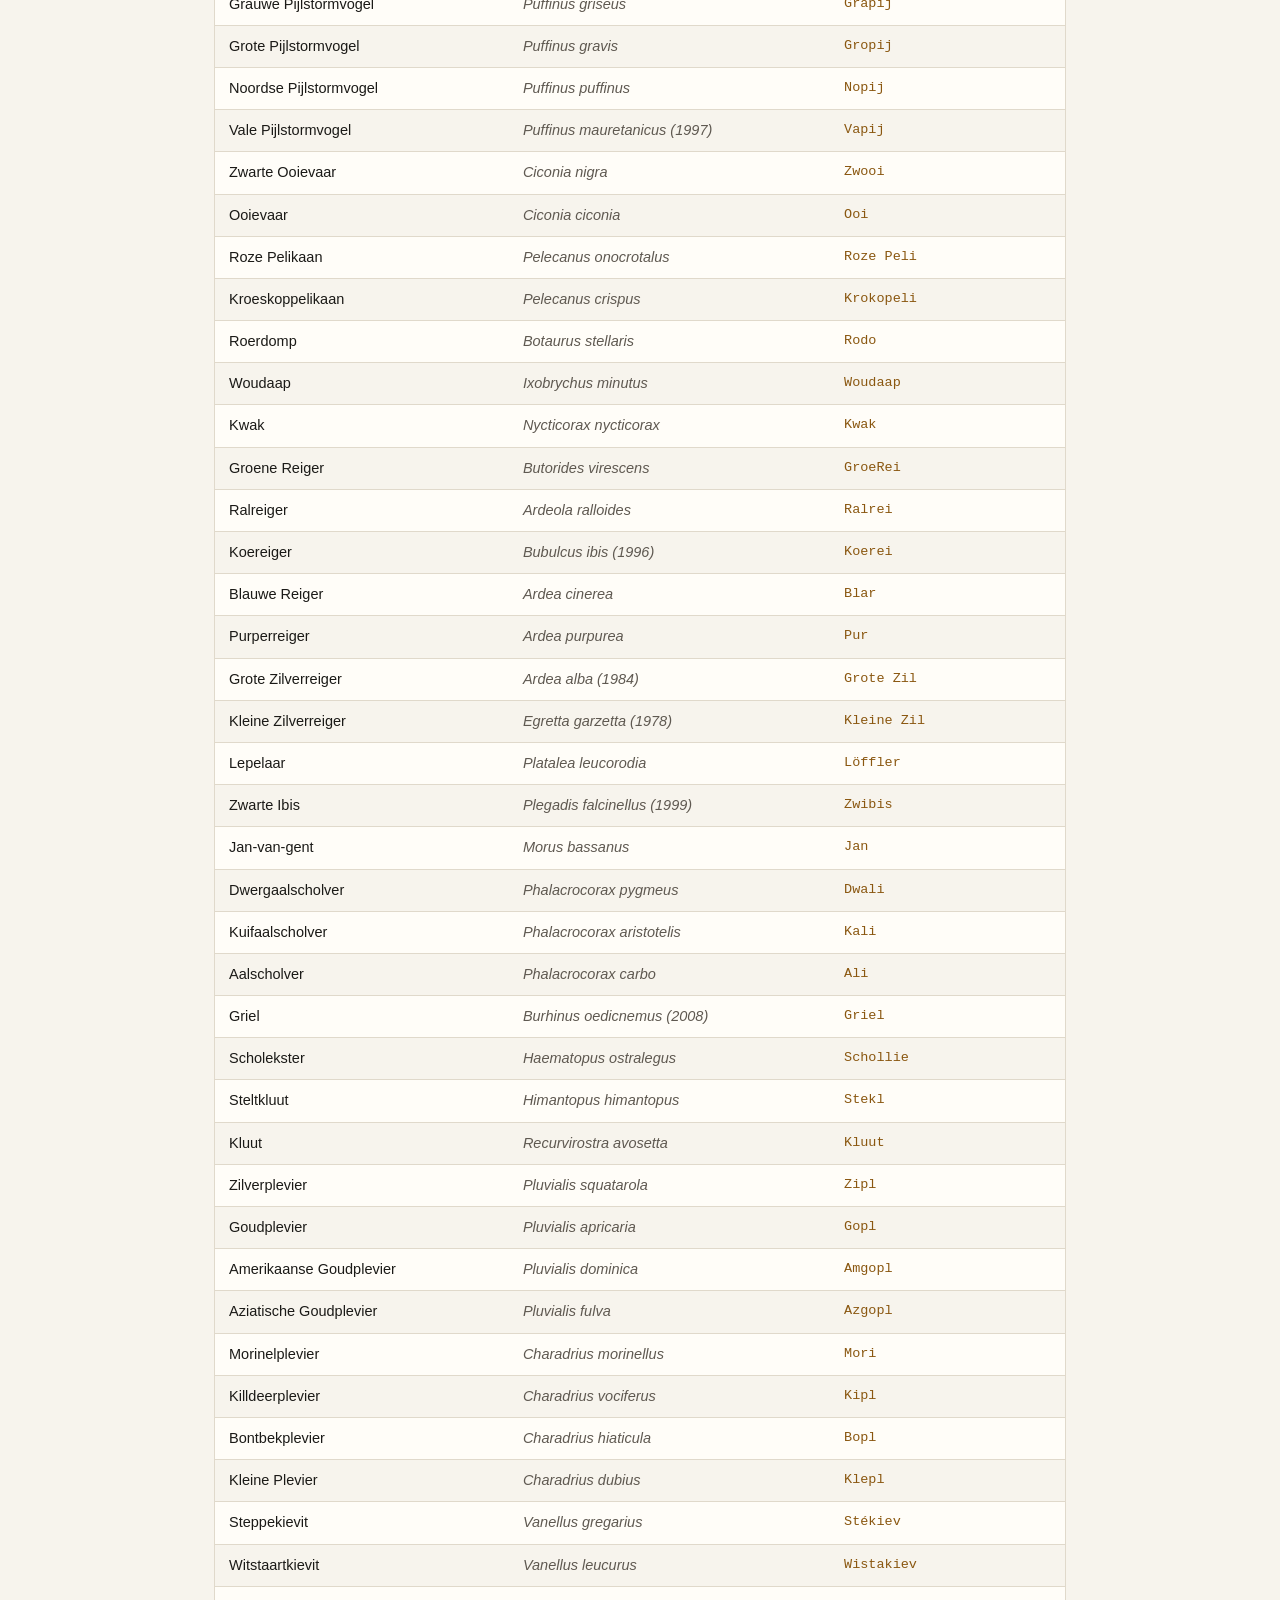
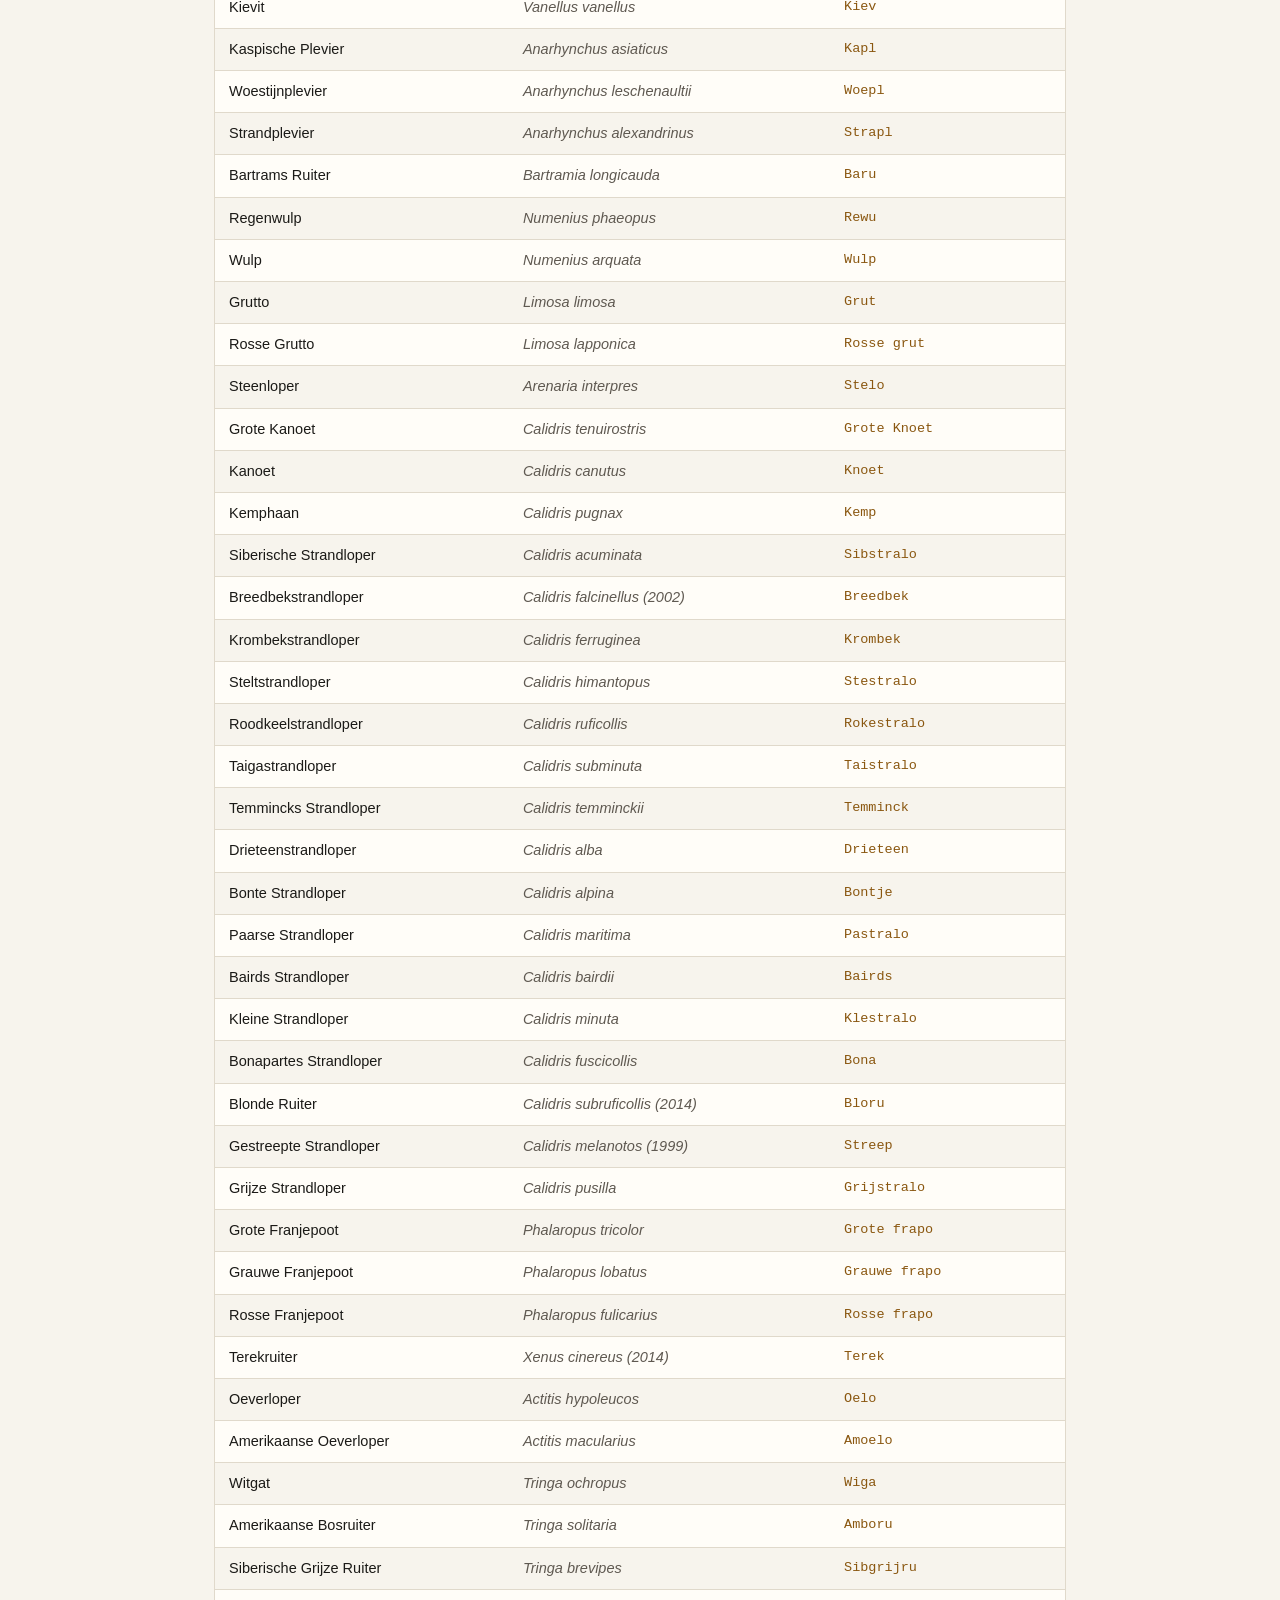
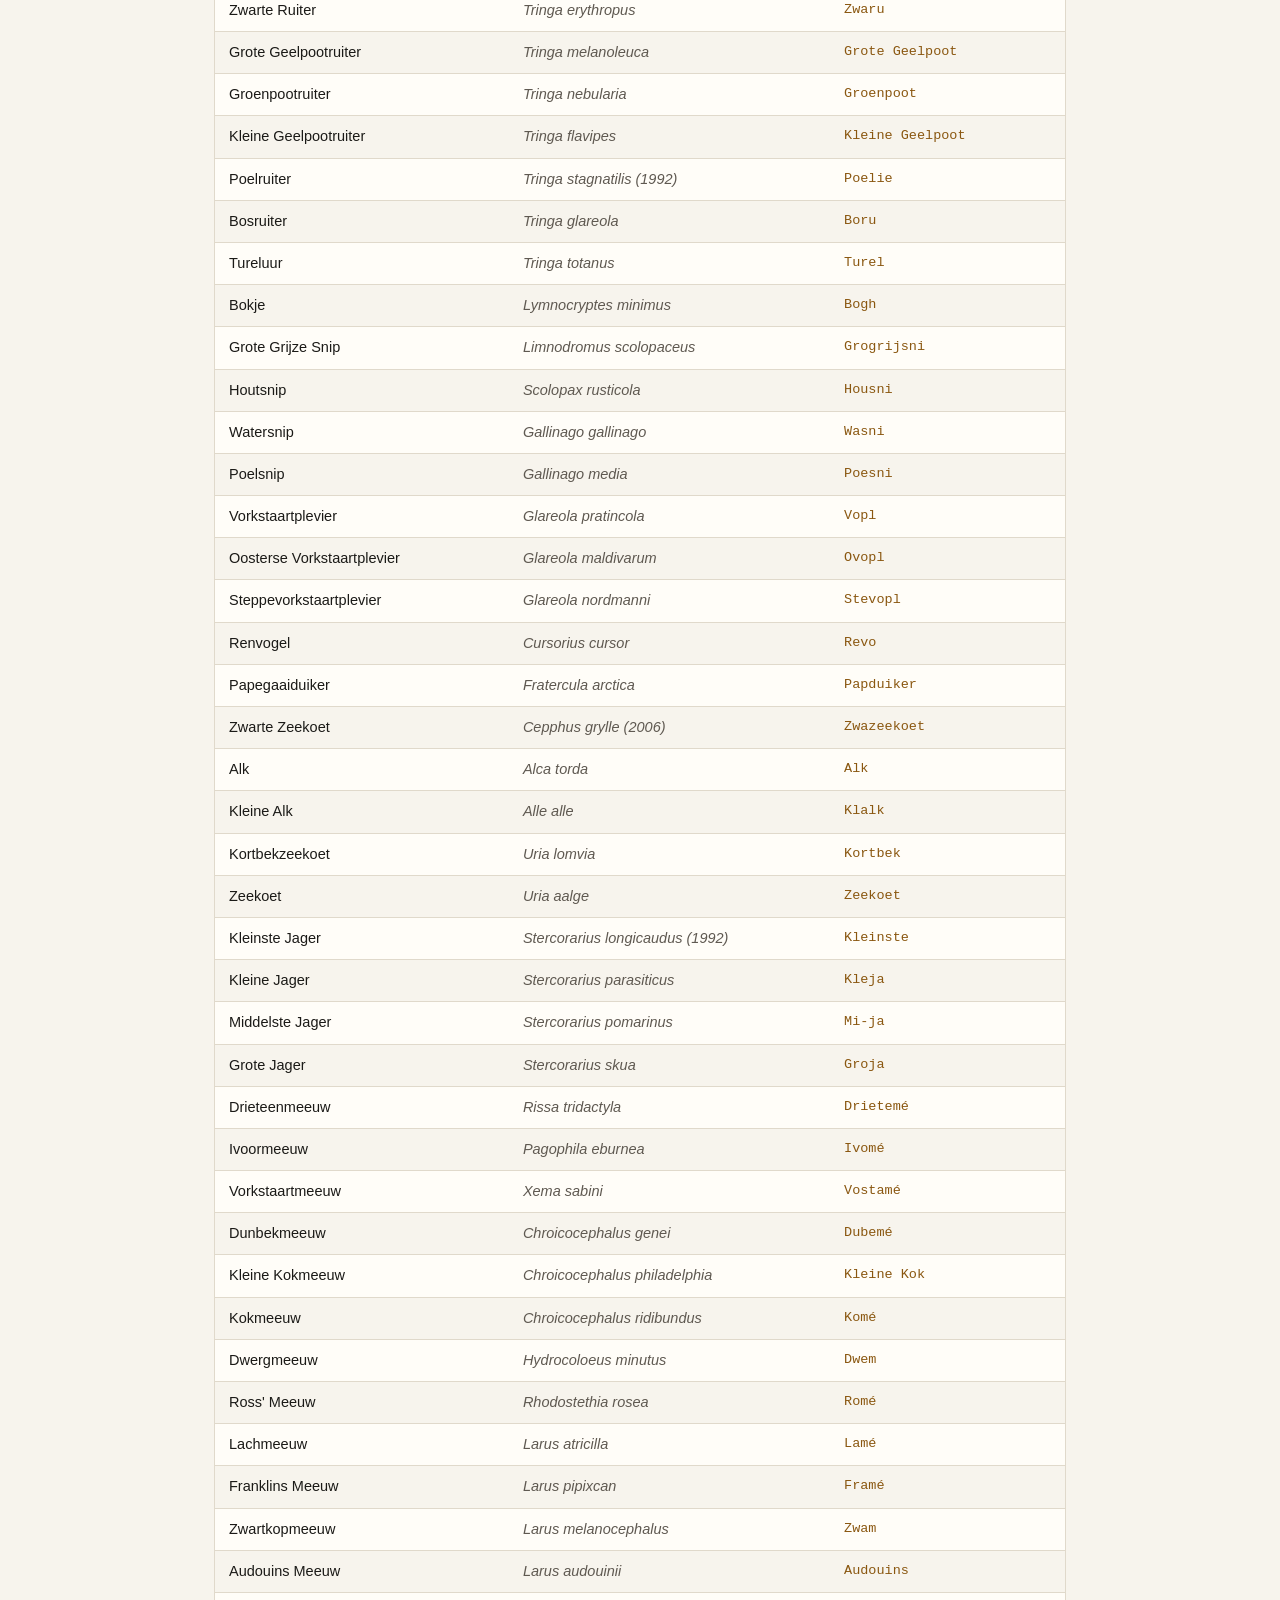
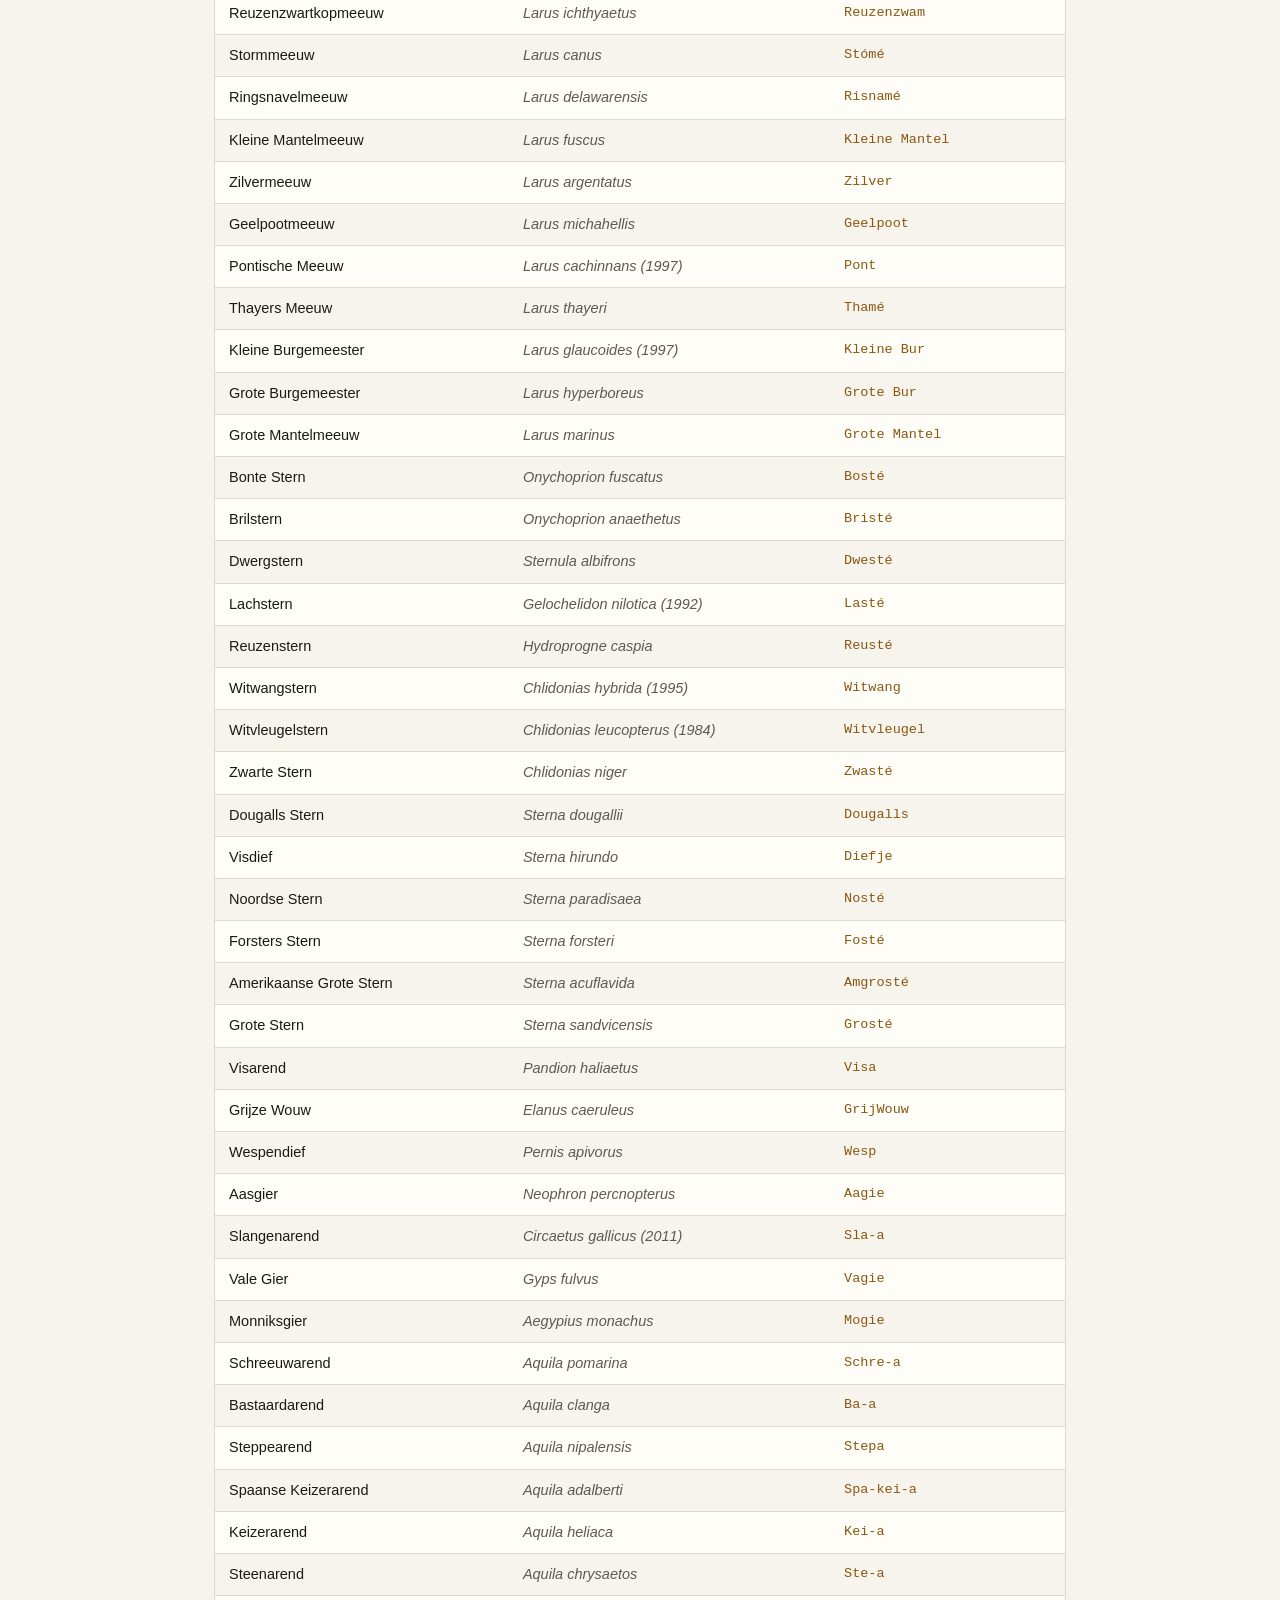
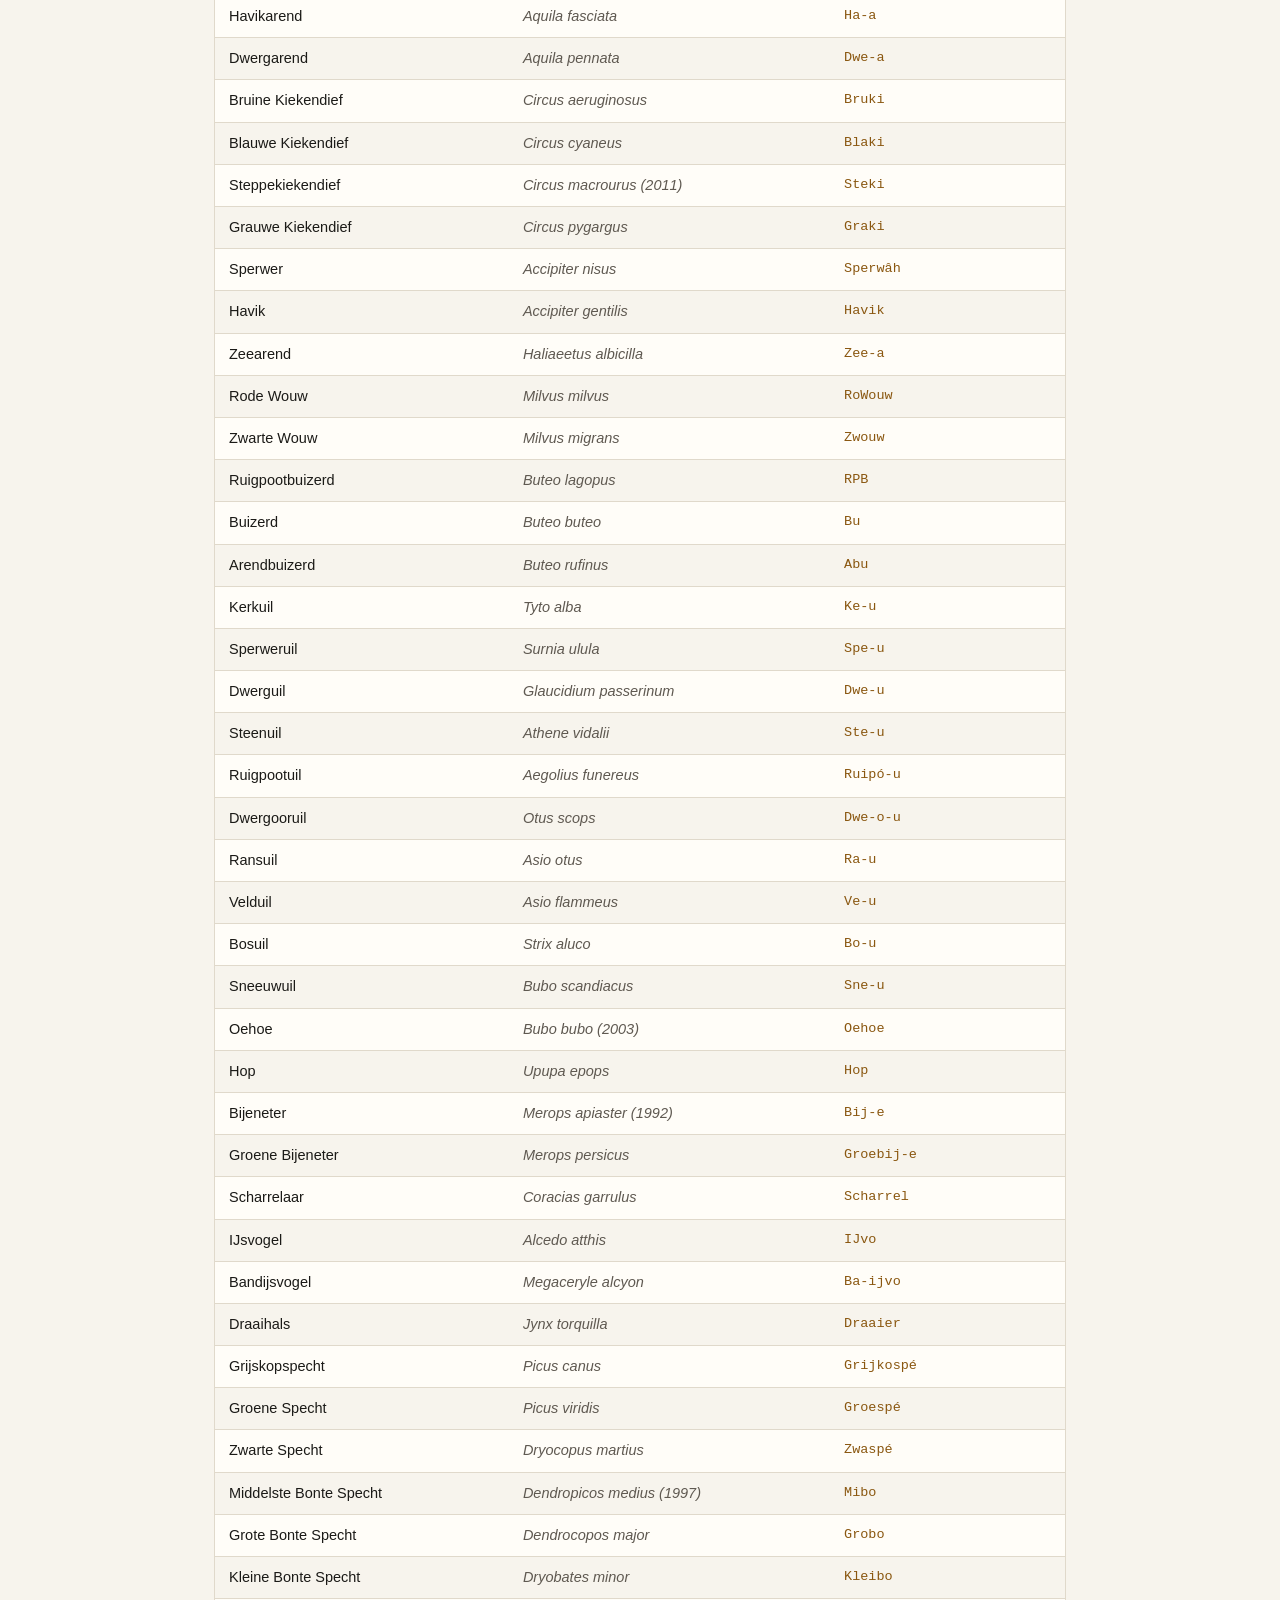
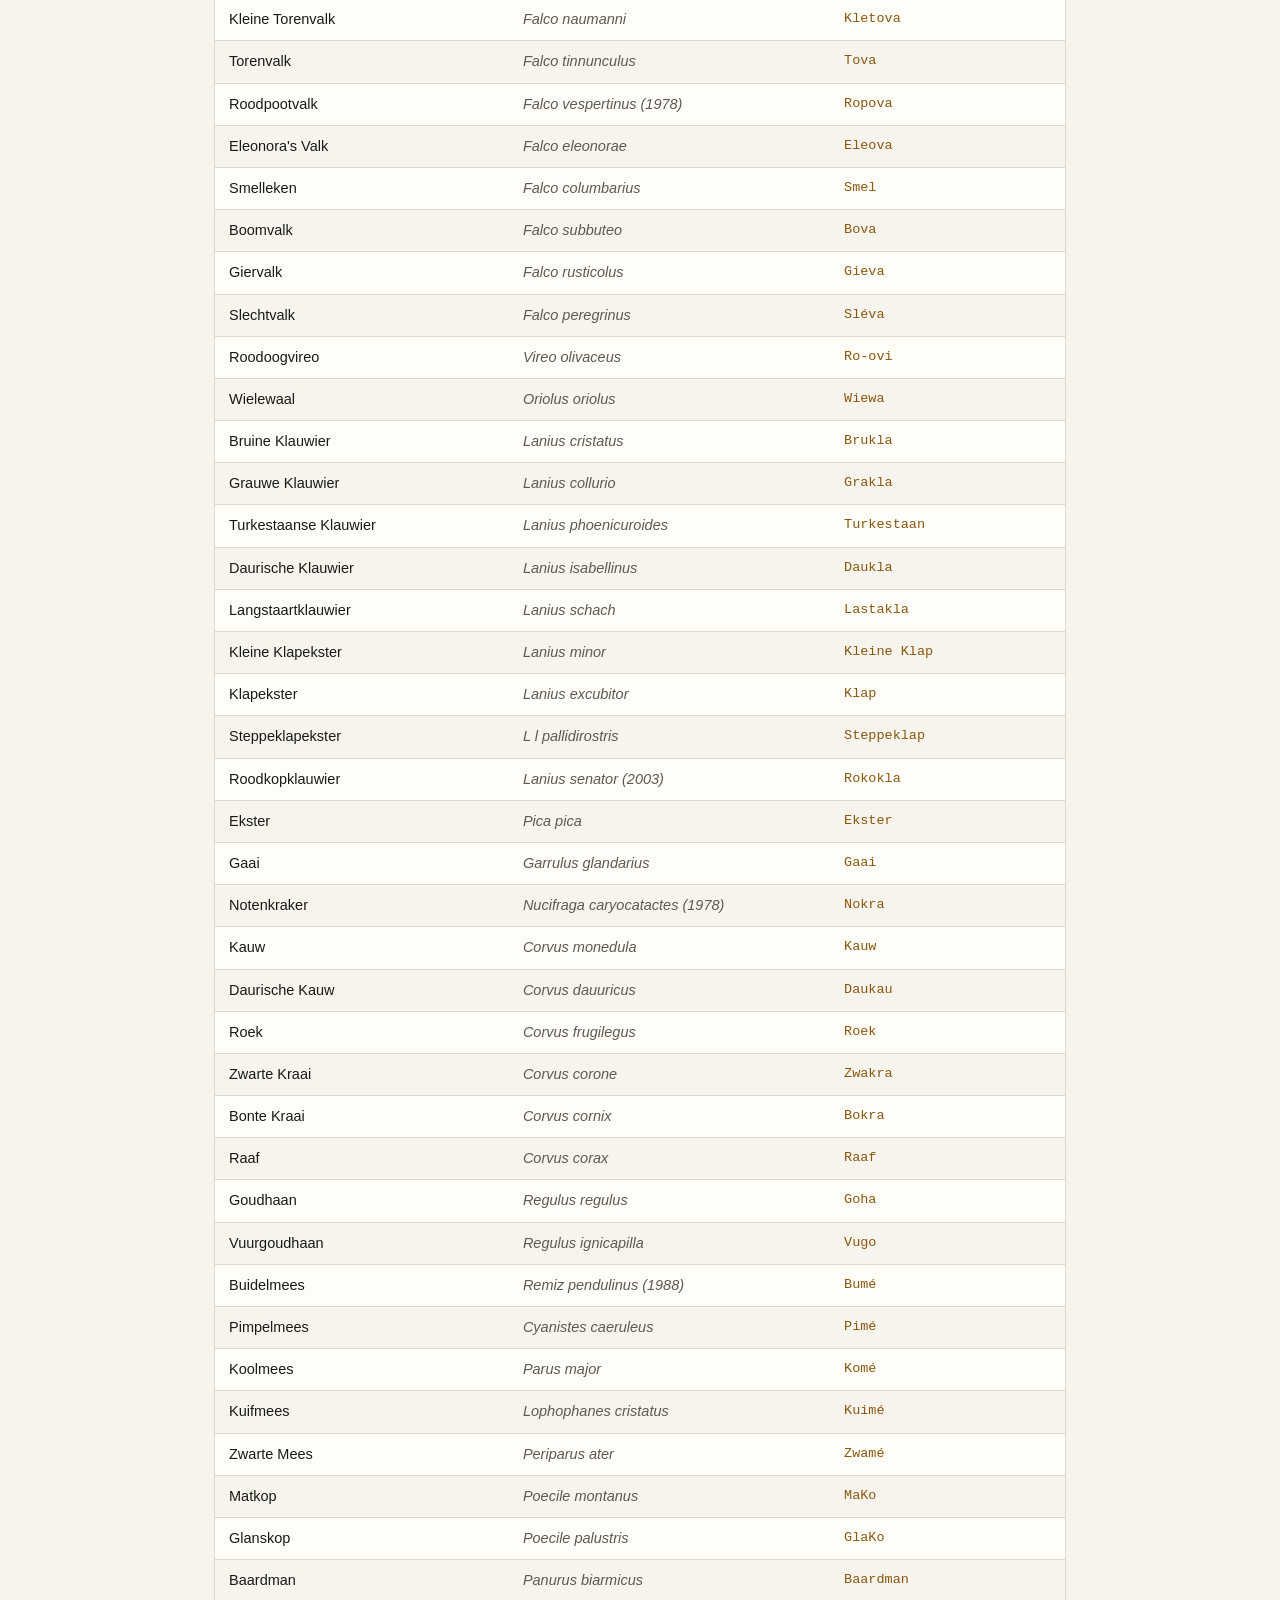
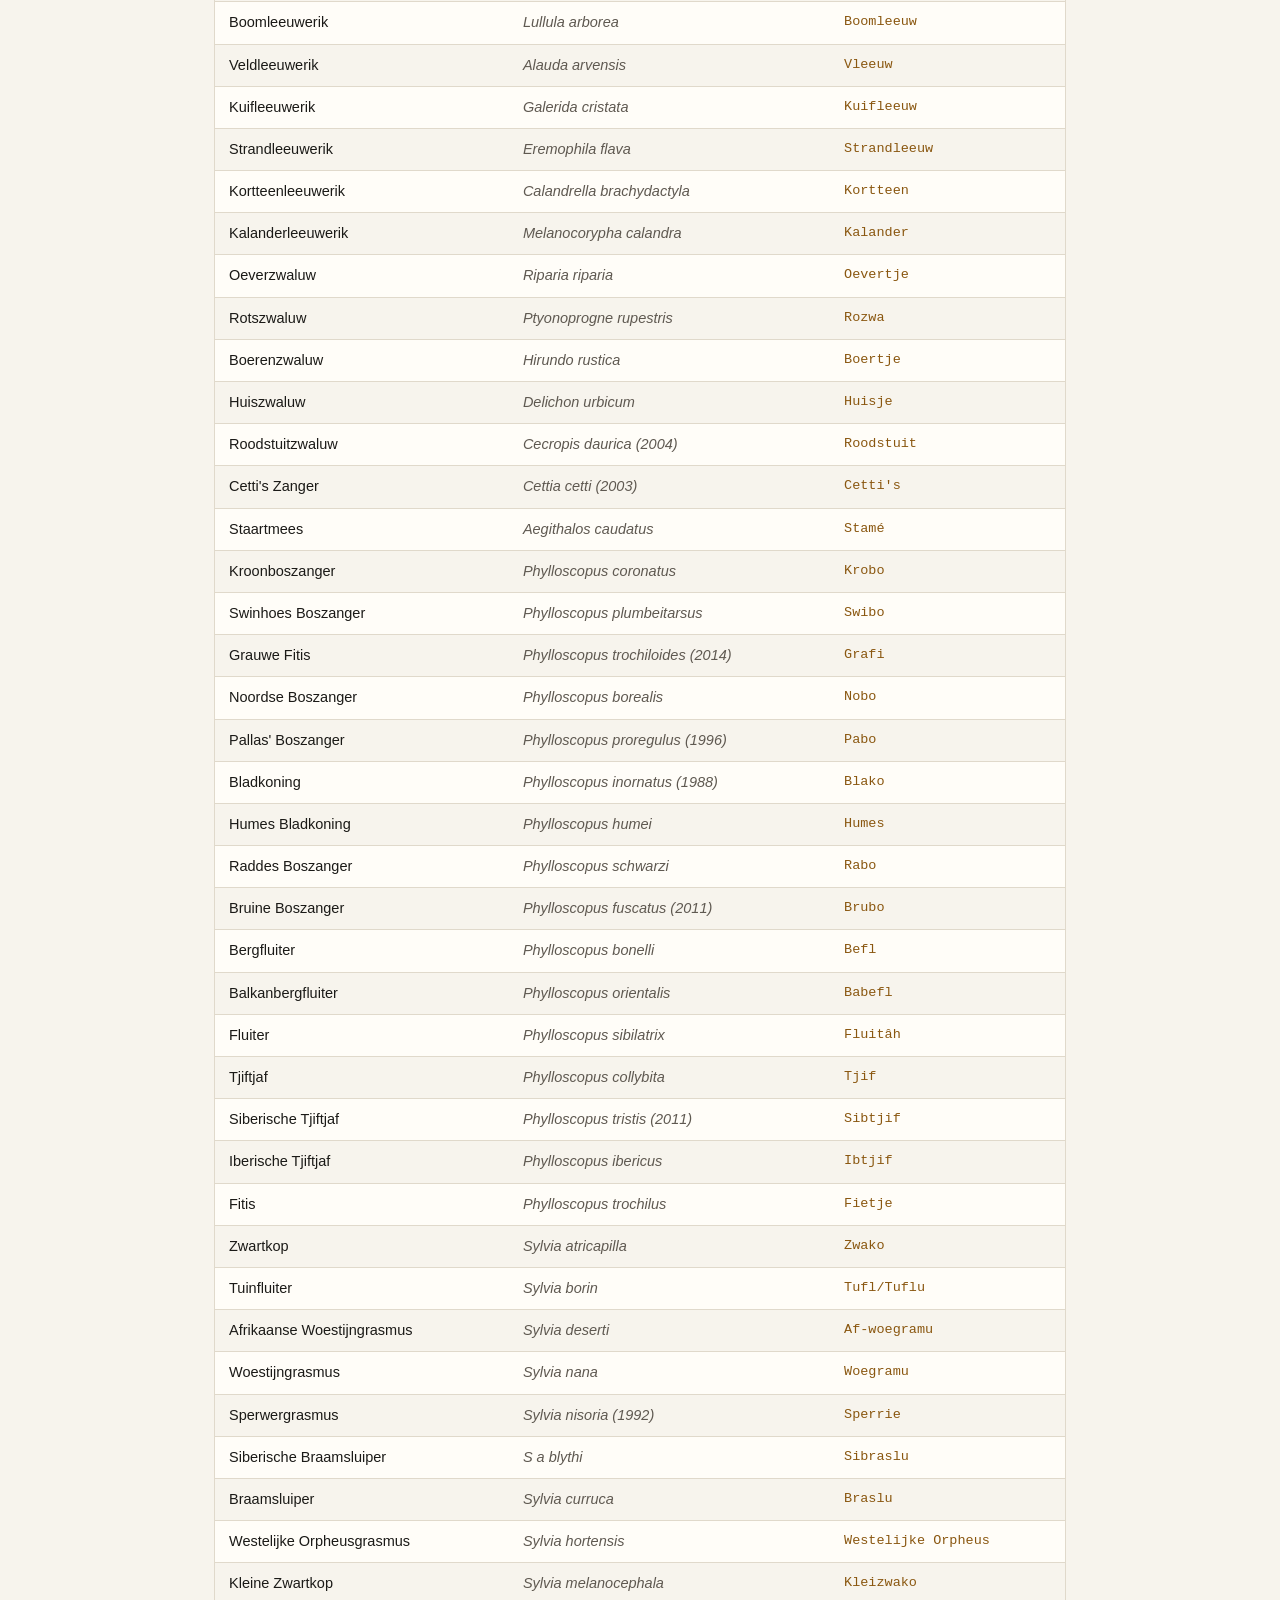
<file: docs/cana/index.html>
<!doctype html>
<html lang="nl">
<head>
<meta charset="utf-8">
<meta name="viewport" content="width=device-width, initial-scale=1">
<title>CANA · Birding Basterds</title>
<meta name="description" content="Commissie Afkortingen Nederlandse Avifauna De standaardlijst met afkortingen zoals die op de vorige versie van deze site stond. Soort Wetenschappelijke ...">
<meta name="color-scheme" content="light">
<meta name="theme-color" content="#141310">
<link rel="stylesheet" href="../assets/style.css?v=0a572c71">
<link rel="icon" href="data:image/svg+xml,<svg xmlns='http://www.w3.org/2000/svg' viewBox='0 0 100 100'><text y='.9em' font-size='90'>&#129413;</text></svg>">
</head>
<body data-page="cana">
<!--
THESIS: een zelfontdekcompetitie is een ranglijst, dus de stand is de pagina en niet
een alinea met namen erin. Geen blogthema, geen kaartjesraster.
OWN-WORLD: donkere kopband met het woordmerk, daaronder papierwit met oker als enige
accent, monospace voor alle cijfers en labels, schreefloos voor namen en lopende tekst.
Rijen als lichte kaarten met een haarlijn ertussen, de leider met een okeren rand.
Vlak, geen schaduw, geen glans.
STORY: de bezoeker ziet in een oogopslag wie er bovenaan staat en waarmee, en kan van
daaruit terug in de tijd of door naar de spelregels.
FIRST VIEWPORT: naam van de club groot en gesperd op zwart, motto eronder in amber, tabbalk,
dan direct de stand: rangnummer, naam, puntentotaal groot rechts, vondsten eronder.
FORM: scorebord, door Wouter gekozen uit drie richtingen.
FINISH: unreviewed and undocumented is unfinished; this build ends with the finish review, the verdict, and DESIGN.md
-->
<header class="site">
  <div class="site__inner">
    <a class="brand" href="../">
      <span class="brand__name">Birding Basterds</span>
      <span class="brand__motto">Find rare or die trying</span>
    </a>
    <nav class="nav"><a href="../">Scorelijst</a><a href="../scorelijst-archief/">Scorelijst 2023 en ouder</a><a href="../spelregels/">Spelregels</a><a href="../puntenlijst/">Puntenlijst</a><a href="../all-time-ontdeklijst/">All-Time Ontdeklijst</a><a href="../cana/" aria-current="page">CANA</a></nav>
  </div>
</header>
<main class="wrap">
  <h1>CANA</h1>
  
<p>Commissie Afkortingen Nederlandse Avifauna</p>

<p>De standaardlijst met afkortingen zoals die op de vorige versie van deze site stond.</p>

<div class="tablewrap"><table><thead><tr><th>Soort</th><th>Wetenschappelijke naam</th><th>Afkorting</th></tr></thead><tbody>
<tr><td>Witkopeend</td><td><i>Oxyura leucocephala</i></td><td>Wiko-e</td></tr>
<tr><td>Knobbelzwaan</td><td><i>Cygnus olor</i></td><td>Knobbel</td></tr>
<tr><td>Fluitzwaan</td><td><i>Cygnus columbianus</i></td><td>Fluzwa</td></tr>
<tr><td>Kleine Zwaan</td><td><i>Cygnus bewickii</i></td><td>Klezwa</td></tr>
<tr><td>Wilde Zwaan</td><td><i>Cygnus cygnus</i></td><td>Wizwa</td></tr>
<tr><td>Witbuikrotgans</td><td><i>Branta hrota (1978)</i></td><td>Wiburoga</td></tr>
<tr><td>Rotgans</td><td><i>Branta bernicla</i></td><td>Roga</td></tr>
<tr><td>Zwarte Rotgans</td><td><i>Branta nigricans (1998)</i></td><td>Zwaro</td></tr>
<tr><td>Roodhalsgans</td><td><i>Branta ruficollis (1978)</i></td><td>Rohaga</td></tr>
<tr><td>Brandgans</td><td><i>Branta leucopsis</i></td><td>Braga</td></tr>
<tr><td>Kleine Canadese Gans</td><td><i>Branta hutchinsii</i></td><td>Hutchins</td></tr>
<tr><td>Sneeuwgans</td><td><i>Anser caerulescens (1978)</i></td><td>Snega</td></tr>
<tr><td>Ross&#x27; Gans</td><td><i>Anser rossii</i></td><td>Rossga</td></tr>
<tr><td>Grauwe Gans</td><td><i>Anser anser</i></td><td>Graga</td></tr>
<tr><td>Taigarietgans</td><td><i>Anser fabalis</i></td><td>Tairie</td></tr>
<tr><td>Toendrarietgans</td><td><i>Anser serrirostris</i></td><td>Toerie</td></tr>
<tr><td>Kleine Rietgans</td><td><i>Anser brachyrhynchus</i></td><td>Klerie</td></tr>
<tr><td>Kolgans</td><td><i>Anser albifrons</i></td><td>Kol</td></tr>
<tr><td>Dwerggans</td><td><i>Anser erythropus (1989)</i></td><td>Dwega</td></tr>
<tr><td>IJseend</td><td><i>Clangula hyemalis</i></td><td>IJ-e</td></tr>
<tr><td>Koningseider</td><td><i>Somateria spectabilis</i></td><td>Keidâh</td></tr>
<tr><td>Eider</td><td><i>Somateria mollissima</i></td><td>Eidâh</td></tr>
<tr><td>Stellers Eider</td><td><i>Polysticta stelleri</i></td><td>Steidâh</td></tr>
<tr><td>Brilzee-eend</td><td><i>Melanitta perspicillata</i></td><td>Brize-e</td></tr>
<tr><td>Grote Zee-eend</td><td><i>Melanitta fusca</i></td><td>Groze-e</td></tr>
<tr><td>Zwarte Zee-eend</td><td><i>Melanitta nigra</i></td><td>Zwaze-e/Zwartje</td></tr>
<tr><td>Amerikaanse Zee-eend</td><td><i>Melanitta americana</i></td><td>Amze-e</td></tr>
<tr><td>Buffelkopeend</td><td><i>Bucephala albeola</i></td><td>Buko</td></tr>
<tr><td>Brilduiker</td><td><i>Bucephala clangula</i></td><td>Brillie</td></tr>
<tr><td>Nonnetje</td><td><i>Mergellus albellus</i></td><td>Non</td></tr>
<tr><td>Kokardezaagbek</td><td><i>Lophodytes cucullatus</i></td><td>Kokar</td></tr>
<tr><td>Grote Zaagbek</td><td><i>Mergus merganser</i></td><td>Groza</td></tr>
<tr><td>Middelste Zaagbek</td><td><i>Mergus serrator</i></td><td>Miza</td></tr>
<tr><td>Harlekijneend</td><td><i>Histrionicus histrionicus</i></td><td>Ha-e</td></tr>
<tr><td>Bergeend</td><td><i>Tadorna tadorna</i></td><td>Be-e</td></tr>
<tr><td>Casarca</td><td><i>Tadorna ferruginea</i></td><td>Casarca</td></tr>
<tr><td>Marmereend</td><td><i>Marmaronetta angustirostris</i></td><td>Ma-e</td></tr>
<tr><td>Krooneend</td><td><i>Netta rufina</i></td><td>Kro-e</td></tr>
<tr><td>Tafeleend</td><td><i>Aythya ferina</i></td><td>Ta-e</td></tr>
<tr><td>Witoogeend</td><td><i>Aythya nyroca (1978)</i></td><td>Wio-e</td></tr>
<tr><td>Ringsnaveleend</td><td><i>Aythya collaris</i></td><td>Risna-e</td></tr>
<tr><td>Kuifeend</td><td><i>Aythya fuligula</i></td><td>Kui-e</td></tr>
<tr><td>Topper</td><td><i>Aythya marila</i></td><td>Toppâh</td></tr>
<tr><td>Kleine Topper</td><td><i>Aythya affinis</i></td><td>Kleto</td></tr>
<tr><td>Zomertaling</td><td><i>Anas querquedula</i></td><td>Zota</td></tr>
<tr><td>Slobeend</td><td><i>Anas clypeata</i></td><td>Slobber</td></tr>
<tr><td>Blauwvleugeltaling</td><td><i>Anas discors</i></td><td>Blavleuta</td></tr>
<tr><td>Siberische Taling</td><td><i>Anas formosa</i></td><td>Sibta</td></tr>
<tr><td>Bronskopeend</td><td><i>Anas falcata</i></td><td>Broko-e</td></tr>
<tr><td>Krakeend</td><td><i>Anas strepera</i></td><td>Kra-e</td></tr>
<tr><td>Smient</td><td><i>Anas penelope</i></td><td>Smient</td></tr>
<tr><td>Amerikaanse Smient</td><td><i>Anas americana (2014)</i></td><td>Amsmient</td></tr>
<tr><td>Wilde Eend</td><td><i>Anas platyrhynchos</i></td><td>Wi-e</td></tr>
<tr><td>Pijlstaart</td><td><i>Anas acuta</i></td><td>Pijsta</td></tr>
<tr><td>Wintertaling</td><td><i>Anas crecca</i></td><td>Wita</td></tr>
<tr><td>Amerikaanse Wintertaling</td><td><i>Anas carolinensis (2014)</i></td><td>Amwita</td></tr>
<tr><td>Kwartel</td><td><i>Coturnix coturnix</i></td><td>Kwartel</td></tr>
<tr><td>Korhoen</td><td><i>Tetrao tetrix</i></td><td>Koho</td></tr>
<tr><td>Patrijs</td><td><i>Perdix perdix</i></td><td>Patrijs</td></tr>
<tr><td>Flamingo</td><td><i>Phoenicopterus roseus (1992)</i></td><td>Flam</td></tr>
<tr><td>Dikbekfuut</td><td><i>Podilymbus podiceps</i></td><td>Dibefu</td></tr>
<tr><td>Dodaars</td><td><i>Tachybaptus ruficollis</i></td><td>Dodaars</td></tr>
<tr><td>Roodhalsfuut</td><td><i>Podiceps grisegena</i></td><td>Rohafu</td></tr>
<tr><td>Fuut</td><td><i>Podiceps cristatus</i></td><td>Fuut</td></tr>
<tr><td>Kuifduiker</td><td><i>Podiceps auritus</i></td><td>Kuidu</td></tr>
<tr><td>Geoorde Fuut</td><td><i>Podiceps nigricollis</i></td><td>Geofu</td></tr>
<tr><td>Holenduif</td><td><i>Columba oenas</i></td><td>Hodu</td></tr>
<tr><td>Houtduif</td><td><i>Columba palumbus</i></td><td>Houdu</td></tr>
<tr><td>Zomertortel</td><td><i>Streptopelia turtur</i></td><td>Zoto</td></tr>
<tr><td>Oosterse Tortel</td><td><i>Streptopelia orientalis</i></td><td>Oto</td></tr>
<tr><td>Turkse Tortel</td><td><i>Streptopelia decaocto</i></td><td>Tuto</td></tr>
<tr><td>Steppehoen</td><td><i>Syrrhaptes paradoxus</i></td><td>Steho</td></tr>
<tr><td>Nachtzwaluw</td><td><i>Caprimulgus europaeus</i></td><td>Nazwa</td></tr>
<tr><td>Stekelstaartgierzwaluw</td><td><i>Hirundapus caudacutus</i></td><td>Stestagi</td></tr>
<tr><td>Gierzwaluw</td><td><i>Apus apus</i></td><td>Giertje</td></tr>
<tr><td>Vale Gierzwaluw</td><td><i>Apus pallidus</i></td><td>Vagier</td></tr>
<tr><td>Alpengierzwaluw</td><td><i>Apus melba</i></td><td>Agie</td></tr>
<tr><td>Huisgierzwaluw</td><td><i>Apus affinis</i></td><td>Huigier</td></tr>
<tr><td>Siberische gierzwaluw</td><td><i>Apus pacificus</i></td><td>Sibgier</td></tr>
<tr><td>Kuifkoekoek</td><td><i>Clamator glandarius</i></td><td>Kuifkoek</td></tr>
<tr><td>Koekoek</td><td><i>Cuculus canorus</i></td><td>Koek</td></tr>
<tr><td>Waterral</td><td><i>Rallus aquaticus</i></td><td>Wara</td></tr>
<tr><td>Kwartelkoning</td><td><i>Crex crex</i></td><td>Kwako</td></tr>
<tr><td>Porseleinhoen</td><td><i>Porzana porzana</i></td><td>Porsa</td></tr>
<tr><td>Klein Waterhoen</td><td><i>Zapornia parva</i></td><td>Klein</td></tr>
<tr><td>Kleinst Waterhoen</td><td><i>Zapornia pusilla (2006)</i></td><td>Kleinst</td></tr>
<tr><td>Waterhoen</td><td><i>Gallinula chloropus</i></td><td>Waho</td></tr>
<tr><td>Meerkoet</td><td><i>Fulica atra</i></td><td>Koet</td></tr>
<tr><td>Canadese Kraanvogel</td><td><i>Grus canadensis</i></td><td>Cankra</td></tr>
<tr><td>Jufferkraanvogel</td><td><i>Grus virgo</i></td><td>Jukra</td></tr>
<tr><td>Kraanvogel</td><td><i>Grus grus</i></td><td>Kraan</td></tr>
<tr><td>Kleine Trap</td><td><i>Tetrax tetrax</i></td><td>Kleitra</td></tr>
<tr><td>Grote Trap</td><td><i>Otis tarda</i></td><td>Grotra</td></tr>
<tr><td>Oostelijke Kraagtrap</td><td><i>Chlamydotis macqueenii</i></td><td>Okratra</td></tr>
<tr><td>Roodkeelduiker</td><td><i>Gavia stellata</i></td><td>Rokedu</td></tr>
<tr><td>Parelduiker</td><td><i>Gavia arctica</i></td><td>Padu</td></tr>
<tr><td>IJsduiker</td><td><i>Gavia immer (1988)</i></td><td>Ijdu</td></tr>
<tr><td>Geelsnavelduiker</td><td><i>Gavia adamsii</i></td><td>Gesnadu</td></tr>
<tr><td>Wilsons Stormvogeltje</td><td><i>Oceanites oceanicus</i></td><td>Wisto</td></tr>
<tr><td>Bont Stormvogeltje</td><td><i>Pelagodroma marina</i></td><td>Bosto</td></tr>
<tr><td>Stormvogeltje</td><td><i>Hydrobates pelagicus (1999)</i></td><td>Stovje</td></tr>
<tr><td>Vaal Stormvogeltje</td><td><i>Hydrobates leucorhoa</i></td><td>Vaaltje</td></tr>
<tr><td>Noordse Stormvogel</td><td><i>Fulmarus glacialis</i></td><td>Nosto</td></tr>
<tr><td>Kuhls Pijlstormvogel</td><td><i>Calonectris borealis</i></td><td>Kuhls</td></tr>
<tr><td>Grauwe Pijlstormvogel</td><td><i>Puffinus griseus</i></td><td>Grapij</td></tr>
<tr><td>Grote Pijlstormvogel</td><td><i>Puffinus gravis</i></td><td>Gropij</td></tr>
<tr><td>Noordse Pijlstormvogel</td><td><i>Puffinus puffinus</i></td><td>Nopij</td></tr>
<tr><td>Vale Pijlstormvogel</td><td><i>Puffinus mauretanicus (1997)</i></td><td>Vapij</td></tr>
<tr><td>Zwarte Ooievaar</td><td><i>Ciconia nigra</i></td><td>Zwooi</td></tr>
<tr><td>Ooievaar</td><td><i>Ciconia ciconia</i></td><td>Ooi</td></tr>
<tr><td>Roze Pelikaan</td><td><i>Pelecanus onocrotalus</i></td><td>Roze Peli</td></tr>
<tr><td>Kroeskoppelikaan</td><td><i>Pelecanus crispus</i></td><td>Krokopeli</td></tr>
<tr><td>Roerdomp</td><td><i>Botaurus stellaris</i></td><td>Rodo</td></tr>
<tr><td>Woudaap</td><td><i>Ixobrychus minutus</i></td><td>Woudaap</td></tr>
<tr><td>Kwak</td><td><i>Nycticorax nycticorax</i></td><td>Kwak</td></tr>
<tr><td>Groene Reiger</td><td><i>Butorides virescens</i></td><td>GroeRei</td></tr>
<tr><td>Ralreiger</td><td><i>Ardeola ralloides</i></td><td>Ralrei</td></tr>
<tr><td>Koereiger</td><td><i>Bubulcus ibis (1996)</i></td><td>Koerei</td></tr>
<tr><td>Blauwe Reiger</td><td><i>Ardea cinerea</i></td><td>Blar</td></tr>
<tr><td>Purperreiger</td><td><i>Ardea purpurea</i></td><td>Pur</td></tr>
<tr><td>Grote Zilverreiger</td><td><i>Ardea alba (1984)</i></td><td>Grote Zil</td></tr>
<tr><td>Kleine Zilverreiger</td><td><i>Egretta garzetta (1978)</i></td><td>Kleine Zil</td></tr>
<tr><td>Lepelaar</td><td><i>Platalea leucorodia</i></td><td>Löffler</td></tr>
<tr><td>Zwarte Ibis</td><td><i>Plegadis falcinellus (1999)</i></td><td>Zwibis</td></tr>
<tr><td>Jan-van-gent</td><td><i>Morus bassanus</i></td><td>Jan</td></tr>
<tr><td>Dwergaalscholver</td><td><i>Phalacrocorax pygmeus</i></td><td>Dwali</td></tr>
<tr><td>Kuifaalscholver</td><td><i>Phalacrocorax aristotelis</i></td><td>Kali</td></tr>
<tr><td>Aalscholver</td><td><i>Phalacrocorax carbo</i></td><td>Ali</td></tr>
<tr><td>Griel</td><td><i>Burhinus oedicnemus (2008)</i></td><td>Griel</td></tr>
<tr><td>Scholekster</td><td><i>Haematopus ostralegus</i></td><td>Schollie</td></tr>
<tr><td>Steltkluut</td><td><i>Himantopus himantopus</i></td><td>Stekl</td></tr>
<tr><td>Kluut</td><td><i>Recurvirostra avosetta</i></td><td>Kluut</td></tr>
<tr><td>Zilverplevier</td><td><i>Pluvialis squatarola</i></td><td>Zipl</td></tr>
<tr><td>Goudplevier</td><td><i>Pluvialis apricaria</i></td><td>Gopl</td></tr>
<tr><td>Amerikaanse Goudplevier</td><td><i>Pluvialis dominica</i></td><td>Amgopl</td></tr>
<tr><td>Aziatische Goudplevier</td><td><i>Pluvialis fulva</i></td><td>Azgopl</td></tr>
<tr><td>Morinelplevier</td><td><i>Charadrius morinellus</i></td><td>Mori</td></tr>
<tr><td>Killdeerplevier</td><td><i>Charadrius vociferus</i></td><td>Kipl</td></tr>
<tr><td>Bontbekplevier</td><td><i>Charadrius hiaticula</i></td><td>Bopl</td></tr>
<tr><td>Kleine Plevier</td><td><i>Charadrius dubius</i></td><td>Klepl</td></tr>
<tr><td>Steppekievit</td><td><i>Vanellus gregarius</i></td><td>Stékiev</td></tr>
<tr><td>Witstaartkievit</td><td><i>Vanellus leucurus</i></td><td>Wistakiev</td></tr>
<tr><td>Kievit</td><td><i>Vanellus vanellus</i></td><td>Kiev</td></tr>
<tr><td>Kaspische Plevier</td><td><i>Anarhynchus asiaticus</i></td><td>Kapl</td></tr>
<tr><td>Woestijnplevier</td><td><i>Anarhynchus leschenaultii</i></td><td>Woepl</td></tr>
<tr><td>Strandplevier</td><td><i>Anarhynchus alexandrinus</i></td><td>Strapl</td></tr>
<tr><td>Bartrams Ruiter</td><td><i>Bartramia longicauda</i></td><td>Baru</td></tr>
<tr><td>Regenwulp</td><td><i>Numenius phaeopus</i></td><td>Rewu</td></tr>
<tr><td>Wulp</td><td><i>Numenius arquata</i></td><td>Wulp</td></tr>
<tr><td>Grutto</td><td><i>Limosa limosa</i></td><td>Grut</td></tr>
<tr><td>Rosse Grutto</td><td><i>Limosa lapponica</i></td><td>Rosse grut</td></tr>
<tr><td>Steenloper</td><td><i>Arenaria interpres</i></td><td>Stelo</td></tr>
<tr><td>Grote Kanoet</td><td><i>Calidris tenuirostris</i></td><td>Grote Knoet</td></tr>
<tr><td>Kanoet</td><td><i>Calidris canutus</i></td><td>Knoet</td></tr>
<tr><td>Kemphaan</td><td><i>Calidris pugnax</i></td><td>Kemp</td></tr>
<tr><td>Siberische Strandloper</td><td><i>Calidris acuminata</i></td><td>Sibstralo</td></tr>
<tr><td>Breedbekstrandloper</td><td><i>Calidris falcinellus (2002)</i></td><td>Breedbek</td></tr>
<tr><td>Krombekstrandloper</td><td><i>Calidris ferruginea</i></td><td>Krombek</td></tr>
<tr><td>Steltstrandloper</td><td><i>Calidris himantopus</i></td><td>Stestralo</td></tr>
<tr><td>Roodkeelstrandloper</td><td><i>Calidris ruficollis</i></td><td>Rokestralo</td></tr>
<tr><td>Taigastrandloper</td><td><i>Calidris subminuta</i></td><td>Taistralo</td></tr>
<tr><td>Temmincks Strandloper</td><td><i>Calidris temminckii</i></td><td>Temminck</td></tr>
<tr><td>Drieteenstrandloper</td><td><i>Calidris alba</i></td><td>Drieteen</td></tr>
<tr><td>Bonte Strandloper</td><td><i>Calidris alpina</i></td><td>Bontje</td></tr>
<tr><td>Paarse Strandloper</td><td><i>Calidris maritima</i></td><td>Pastralo</td></tr>
<tr><td>Bairds Strandloper</td><td><i>Calidris bairdii</i></td><td>Bairds</td></tr>
<tr><td>Kleine Strandloper</td><td><i>Calidris minuta</i></td><td>Klestralo</td></tr>
<tr><td>Bonapartes Strandloper</td><td><i>Calidris fuscicollis</i></td><td>Bona</td></tr>
<tr><td>Blonde Ruiter</td><td><i>Calidris subruficollis (2014)</i></td><td>Bloru</td></tr>
<tr><td>Gestreepte Strandloper</td><td><i>Calidris melanotos (1999)</i></td><td>Streep</td></tr>
<tr><td>Grijze Strandloper</td><td><i>Calidris pusilla</i></td><td>Grijstralo</td></tr>
<tr><td>Grote Franjepoot</td><td><i>Phalaropus tricolor</i></td><td>Grote frapo</td></tr>
<tr><td>Grauwe Franjepoot</td><td><i>Phalaropus lobatus</i></td><td>Grauwe frapo</td></tr>
<tr><td>Rosse Franjepoot</td><td><i>Phalaropus fulicarius</i></td><td>Rosse frapo</td></tr>
<tr><td>Terekruiter</td><td><i>Xenus cinereus (2014)</i></td><td>Terek</td></tr>
<tr><td>Oeverloper</td><td><i>Actitis hypoleucos</i></td><td>Oelo</td></tr>
<tr><td>Amerikaanse Oeverloper</td><td><i>Actitis macularius</i></td><td>Amoelo</td></tr>
<tr><td>Witgat</td><td><i>Tringa ochropus</i></td><td>Wiga</td></tr>
<tr><td>Amerikaanse Bosruiter</td><td><i>Tringa solitaria</i></td><td>Amboru</td></tr>
<tr><td>Siberische Grijze Ruiter</td><td><i>Tringa brevipes</i></td><td>Sibgrijru</td></tr>
<tr><td>Zwarte Ruiter</td><td><i>Tringa erythropus</i></td><td>Zwaru</td></tr>
<tr><td>Grote Geelpootruiter</td><td><i>Tringa melanoleuca</i></td><td>Grote Geelpoot</td></tr>
<tr><td>Groenpootruiter</td><td><i>Tringa nebularia</i></td><td>Groenpoot</td></tr>
<tr><td>Kleine Geelpootruiter</td><td><i>Tringa flavipes</i></td><td>Kleine Geelpoot</td></tr>
<tr><td>Poelruiter</td><td><i>Tringa stagnatilis (1992)</i></td><td>Poelie</td></tr>
<tr><td>Bosruiter</td><td><i>Tringa glareola</i></td><td>Boru</td></tr>
<tr><td>Tureluur</td><td><i>Tringa totanus</i></td><td>Turel</td></tr>
<tr><td>Bokje</td><td><i>Lymnocryptes minimus</i></td><td>Bogh</td></tr>
<tr><td>Grote Grijze Snip</td><td><i>Limnodromus scolopaceus</i></td><td>Grogrijsni</td></tr>
<tr><td>Houtsnip</td><td><i>Scolopax rusticola</i></td><td>Housni</td></tr>
<tr><td>Watersnip</td><td><i>Gallinago gallinago</i></td><td>Wasni</td></tr>
<tr><td>Poelsnip</td><td><i>Gallinago media</i></td><td>Poesni</td></tr>
<tr><td>Vorkstaartplevier</td><td><i>Glareola pratincola</i></td><td>Vopl</td></tr>
<tr><td>Oosterse Vorkstaartplevier</td><td><i>Glareola maldivarum</i></td><td>Ovopl</td></tr>
<tr><td>Steppevorkstaartplevier</td><td><i>Glareola nordmanni</i></td><td>Stevopl</td></tr>
<tr><td>Renvogel</td><td><i>Cursorius cursor</i></td><td>Revo</td></tr>
<tr><td>Papegaaiduiker</td><td><i>Fratercula arctica</i></td><td>Papduiker</td></tr>
<tr><td>Zwarte Zeekoet</td><td><i>Cepphus grylle (2006)</i></td><td>Zwazeekoet</td></tr>
<tr><td>Alk</td><td><i>Alca torda</i></td><td>Alk</td></tr>
<tr><td>Kleine Alk</td><td><i>Alle alle</i></td><td>Klalk</td></tr>
<tr><td>Kortbekzeekoet</td><td><i>Uria lomvia</i></td><td>Kortbek</td></tr>
<tr><td>Zeekoet</td><td><i>Uria aalge</i></td><td>Zeekoet</td></tr>
<tr><td>Kleinste Jager</td><td><i>Stercorarius longicaudus (1992)</i></td><td>Kleinste</td></tr>
<tr><td>Kleine Jager</td><td><i>Stercorarius parasiticus</i></td><td>Kleja</td></tr>
<tr><td>Middelste Jager</td><td><i>Stercorarius pomarinus</i></td><td>Mi-ja</td></tr>
<tr><td>Grote Jager</td><td><i>Stercorarius skua</i></td><td>Groja</td></tr>
<tr><td>Drieteenmeeuw</td><td><i>Rissa tridactyla</i></td><td>Drietemé</td></tr>
<tr><td>Ivoormeeuw</td><td><i>Pagophila eburnea</i></td><td>Ivomé</td></tr>
<tr><td>Vorkstaartmeeuw</td><td><i>Xema sabini</i></td><td>Vostamé</td></tr>
<tr><td>Dunbekmeeuw</td><td><i>Chroicocephalus genei</i></td><td>Dubemé</td></tr>
<tr><td>Kleine Kokmeeuw</td><td><i>Chroicocephalus philadelphia</i></td><td>Kleine Kok</td></tr>
<tr><td>Kokmeeuw</td><td><i>Chroicocephalus ridibundus</i></td><td>Komé</td></tr>
<tr><td>Dwergmeeuw</td><td><i>Hydrocoloeus minutus</i></td><td>Dwem</td></tr>
<tr><td>Ross&#x27; Meeuw</td><td><i>Rhodostethia rosea</i></td><td>Romé</td></tr>
<tr><td>Lachmeeuw</td><td><i>Larus atricilla</i></td><td>Lamé</td></tr>
<tr><td>Franklins Meeuw</td><td><i>Larus pipixcan</i></td><td>Framé</td></tr>
<tr><td>Zwartkopmeeuw</td><td><i>Larus melanocephalus</i></td><td>Zwam</td></tr>
<tr><td>Audouins Meeuw</td><td><i>Larus audouinii</i></td><td>Audouins</td></tr>
<tr><td>Reuzenzwartkopmeeuw</td><td><i>Larus ichthyaetus</i></td><td>Reuzenzwam</td></tr>
<tr><td>Stormmeeuw</td><td><i>Larus canus</i></td><td>Stómé</td></tr>
<tr><td>Ringsnavelmeeuw</td><td><i>Larus delawarensis</i></td><td>Risnamé</td></tr>
<tr><td>Kleine Mantelmeeuw</td><td><i>Larus fuscus</i></td><td>Kleine Mantel</td></tr>
<tr><td>Zilvermeeuw</td><td><i>Larus argentatus</i></td><td>Zilver</td></tr>
<tr><td>Geelpootmeeuw</td><td><i>Larus michahellis</i></td><td>Geelpoot</td></tr>
<tr><td>Pontische Meeuw</td><td><i>Larus cachinnans (1997)</i></td><td>Pont</td></tr>
<tr><td>Thayers Meeuw</td><td><i>Larus thayeri</i></td><td>Thamé</td></tr>
<tr><td>Kleine Burgemeester</td><td><i>Larus glaucoides (1997)</i></td><td>Kleine Bur</td></tr>
<tr><td>Grote Burgemeester</td><td><i>Larus hyperboreus</i></td><td>Grote Bur</td></tr>
<tr><td>Grote Mantelmeeuw</td><td><i>Larus marinus</i></td><td>Grote Mantel</td></tr>
<tr><td>Bonte Stern</td><td><i>Onychoprion fuscatus</i></td><td>Bosté</td></tr>
<tr><td>Brilstern</td><td><i>Onychoprion anaethetus</i></td><td>Bristé</td></tr>
<tr><td>Dwergstern</td><td><i>Sternula albifrons</i></td><td>Dwesté</td></tr>
<tr><td>Lachstern</td><td><i>Gelochelidon nilotica (1992)</i></td><td>Lasté</td></tr>
<tr><td>Reuzenstern</td><td><i>Hydroprogne caspia</i></td><td>Reusté</td></tr>
<tr><td>Witwangstern</td><td><i>Chlidonias hybrida (1995)</i></td><td>Witwang</td></tr>
<tr><td>Witvleugelstern</td><td><i>Chlidonias leucopterus (1984)</i></td><td>Witvleugel</td></tr>
<tr><td>Zwarte Stern</td><td><i>Chlidonias niger</i></td><td>Zwasté</td></tr>
<tr><td>Dougalls Stern</td><td><i>Sterna dougallii</i></td><td>Dougalls</td></tr>
<tr><td>Visdief</td><td><i>Sterna hirundo</i></td><td>Diefje</td></tr>
<tr><td>Noordse Stern</td><td><i>Sterna paradisaea</i></td><td>Nosté</td></tr>
<tr><td>Forsters Stern</td><td><i>Sterna forsteri</i></td><td>Fosté</td></tr>
<tr><td>Amerikaanse Grote Stern</td><td><i>Sterna acuflavida</i></td><td>Amgrosté</td></tr>
<tr><td>Grote Stern</td><td><i>Sterna sandvicensis</i></td><td>Grosté</td></tr>
<tr><td>Visarend</td><td><i>Pandion haliaetus</i></td><td>Visa</td></tr>
<tr><td>Grijze Wouw</td><td><i>Elanus caeruleus</i></td><td>GrijWouw</td></tr>
<tr><td>Wespendief</td><td><i>Pernis apivorus</i></td><td>Wesp</td></tr>
<tr><td>Aasgier</td><td><i>Neophron percnopterus</i></td><td>Aagie</td></tr>
<tr><td>Slangenarend</td><td><i>Circaetus gallicus (2011)</i></td><td>Sla-a</td></tr>
<tr><td>Vale Gier</td><td><i>Gyps fulvus</i></td><td>Vagie</td></tr>
<tr><td>Monniksgier</td><td><i>Aegypius monachus</i></td><td>Mogie</td></tr>
<tr><td>Schreeuwarend</td><td><i>Aquila pomarina</i></td><td>Schre-a</td></tr>
<tr><td>Bastaardarend</td><td><i>Aquila clanga</i></td><td>Ba-a</td></tr>
<tr><td>Steppearend</td><td><i>Aquila nipalensis</i></td><td>Stepa</td></tr>
<tr><td>Spaanse Keizerarend</td><td><i>Aquila adalberti</i></td><td>Spa-kei-a</td></tr>
<tr><td>Keizerarend</td><td><i>Aquila heliaca</i></td><td>Kei-a</td></tr>
<tr><td>Steenarend</td><td><i>Aquila chrysaetos</i></td><td>Ste-a</td></tr>
<tr><td>Havikarend</td><td><i>Aquila fasciata</i></td><td>Ha-a</td></tr>
<tr><td>Dwergarend</td><td><i>Aquila pennata</i></td><td>Dwe-a</td></tr>
<tr><td>Bruine Kiekendief</td><td><i>Circus aeruginosus</i></td><td>Bruki</td></tr>
<tr><td>Blauwe Kiekendief</td><td><i>Circus cyaneus</i></td><td>Blaki</td></tr>
<tr><td>Steppekiekendief</td><td><i>Circus macrourus (2011)</i></td><td>Steki</td></tr>
<tr><td>Grauwe Kiekendief</td><td><i>Circus pygargus</i></td><td>Graki</td></tr>
<tr><td>Sperwer</td><td><i>Accipiter nisus</i></td><td>Sperwâh</td></tr>
<tr><td>Havik</td><td><i>Accipiter gentilis</i></td><td>Havik</td></tr>
<tr><td>Zeearend</td><td><i>Haliaeetus albicilla</i></td><td>Zee-a</td></tr>
<tr><td>Rode Wouw</td><td><i>Milvus milvus</i></td><td>RoWouw</td></tr>
<tr><td>Zwarte Wouw</td><td><i>Milvus migrans</i></td><td>Zwouw</td></tr>
<tr><td>Ruigpootbuizerd</td><td><i>Buteo lagopus</i></td><td>RPB</td></tr>
<tr><td>Buizerd</td><td><i>Buteo buteo</i></td><td>Bu</td></tr>
<tr><td>Arendbuizerd</td><td><i>Buteo rufinus</i></td><td>Abu</td></tr>
<tr><td>Kerkuil</td><td><i>Tyto alba</i></td><td>Ke-u</td></tr>
<tr><td>Sperweruil</td><td><i>Surnia ulula</i></td><td>Spe-u</td></tr>
<tr><td>Dwerguil</td><td><i>Glaucidium passerinum</i></td><td>Dwe-u</td></tr>
<tr><td>Steenuil</td><td><i>Athene vidalii</i></td><td>Ste-u</td></tr>
<tr><td>Ruigpootuil</td><td><i>Aegolius funereus</i></td><td>Ruipó-u</td></tr>
<tr><td>Dwergooruil</td><td><i>Otus scops</i></td><td>Dwe-o-u</td></tr>
<tr><td>Ransuil</td><td><i>Asio otus</i></td><td>Ra-u</td></tr>
<tr><td>Velduil</td><td><i>Asio flammeus</i></td><td>Ve-u</td></tr>
<tr><td>Bosuil</td><td><i>Strix aluco</i></td><td>Bo-u</td></tr>
<tr><td>Sneeuwuil</td><td><i>Bubo scandiacus</i></td><td>Sne-u</td></tr>
<tr><td>Oehoe</td><td><i>Bubo bubo (2003)</i></td><td>Oehoe</td></tr>
<tr><td>Hop</td><td><i>Upupa epops</i></td><td>Hop</td></tr>
<tr><td>Bijeneter</td><td><i>Merops apiaster (1992)</i></td><td>Bij-e</td></tr>
<tr><td>Groene Bijeneter</td><td><i>Merops persicus</i></td><td>Groebij-e</td></tr>
<tr><td>Scharrelaar</td><td><i>Coracias garrulus</i></td><td>Scharrel</td></tr>
<tr><td>IJsvogel</td><td><i>Alcedo atthis</i></td><td>IJvo</td></tr>
<tr><td>Bandijsvogel</td><td><i>Megaceryle alcyon</i></td><td>Ba-ijvo</td></tr>
<tr><td>Draaihals</td><td><i>Jynx torquilla</i></td><td>Draaier</td></tr>
<tr><td>Grijskopspecht</td><td><i>Picus canus</i></td><td>Grijkospé</td></tr>
<tr><td>Groene Specht</td><td><i>Picus viridis</i></td><td>Groespé</td></tr>
<tr><td>Zwarte Specht</td><td><i>Dryocopus martius</i></td><td>Zwaspé</td></tr>
<tr><td>Middelste Bonte Specht</td><td><i>Dendropicos medius (1997)</i></td><td>Mibo</td></tr>
<tr><td>Grote Bonte Specht</td><td><i>Dendrocopos major</i></td><td>Grobo</td></tr>
<tr><td>Kleine Bonte Specht</td><td><i>Dryobates minor</i></td><td>Kleibo</td></tr>
<tr><td>Kleine Torenvalk</td><td><i>Falco naumanni</i></td><td>Kletova</td></tr>
<tr><td>Torenvalk</td><td><i>Falco tinnunculus</i></td><td>Tova</td></tr>
<tr><td>Roodpootvalk</td><td><i>Falco vespertinus (1978)</i></td><td>Ropova</td></tr>
<tr><td>Eleonora&#x27;s Valk</td><td><i>Falco eleonorae</i></td><td>Eleova</td></tr>
<tr><td>Smelleken</td><td><i>Falco columbarius</i></td><td>Smel</td></tr>
<tr><td>Boomvalk</td><td><i>Falco subbuteo</i></td><td>Bova</td></tr>
<tr><td>Giervalk</td><td><i>Falco rusticolus</i></td><td>Gieva</td></tr>
<tr><td>Slechtvalk</td><td><i>Falco peregrinus</i></td><td>Sléva</td></tr>
<tr><td>Roodoogvireo</td><td><i>Vireo olivaceus</i></td><td>Ro-ovi</td></tr>
<tr><td>Wielewaal</td><td><i>Oriolus oriolus</i></td><td>Wiewa</td></tr>
<tr><td>Bruine Klauwier</td><td><i>Lanius cristatus</i></td><td>Brukla</td></tr>
<tr><td>Grauwe Klauwier</td><td><i>Lanius collurio</i></td><td>Grakla</td></tr>
<tr><td>Turkestaanse Klauwier</td><td><i>Lanius phoenicuroides</i></td><td>Turkestaan</td></tr>
<tr><td>Daurische Klauwier</td><td><i>Lanius isabellinus</i></td><td>Daukla</td></tr>
<tr><td>Langstaartklauwier</td><td><i>Lanius schach</i></td><td>Lastakla</td></tr>
<tr><td>Kleine Klapekster</td><td><i>Lanius minor</i></td><td>Kleine Klap</td></tr>
<tr><td>Klapekster</td><td><i>Lanius excubitor</i></td><td>Klap</td></tr>
<tr><td>Steppeklapekster</td><td><i>L l pallidirostris</i></td><td>Steppeklap</td></tr>
<tr><td>Roodkopklauwier</td><td><i>Lanius senator (2003)</i></td><td>Rokokla</td></tr>
<tr><td>Ekster</td><td><i>Pica pica</i></td><td>Ekster</td></tr>
<tr><td>Gaai</td><td><i>Garrulus glandarius</i></td><td>Gaai</td></tr>
<tr><td>Notenkraker</td><td><i>Nucifraga caryocatactes (1978)</i></td><td>Nokra</td></tr>
<tr><td>Kauw</td><td><i>Corvus monedula</i></td><td>Kauw</td></tr>
<tr><td>Daurische Kauw</td><td><i>Corvus dauuricus</i></td><td>Daukau</td></tr>
<tr><td>Roek</td><td><i>Corvus frugilegus</i></td><td>Roek</td></tr>
<tr><td>Zwarte Kraai</td><td><i>Corvus corone</i></td><td>Zwakra</td></tr>
<tr><td>Bonte Kraai</td><td><i>Corvus cornix</i></td><td>Bokra</td></tr>
<tr><td>Raaf</td><td><i>Corvus corax</i></td><td>Raaf</td></tr>
<tr><td>Goudhaan</td><td><i>Regulus regulus</i></td><td>Goha</td></tr>
<tr><td>Vuurgoudhaan</td><td><i>Regulus ignicapilla</i></td><td>Vugo</td></tr>
<tr><td>Buidelmees</td><td><i>Remiz pendulinus (1988)</i></td><td>Bumé</td></tr>
<tr><td>Pimpelmees</td><td><i>Cyanistes caeruleus</i></td><td>Pimé</td></tr>
<tr><td>Koolmees</td><td><i>Parus major</i></td><td>Komé</td></tr>
<tr><td>Kuifmees</td><td><i>Lophophanes cristatus</i></td><td>Kuimé</td></tr>
<tr><td>Zwarte Mees</td><td><i>Periparus ater</i></td><td>Zwamé</td></tr>
<tr><td>Matkop</td><td><i>Poecile montanus</i></td><td>MaKo</td></tr>
<tr><td>Glanskop</td><td><i>Poecile palustris</i></td><td>GlaKo</td></tr>
<tr><td>Baardman</td><td><i>Panurus biarmicus</i></td><td>Baardman</td></tr>
<tr><td>Boomleeuwerik</td><td><i>Lullula arborea</i></td><td>Boomleeuw</td></tr>
<tr><td>Veldleeuwerik</td><td><i>Alauda arvensis</i></td><td>Vleeuw</td></tr>
<tr><td>Kuifleeuwerik</td><td><i>Galerida cristata</i></td><td>Kuifleeuw</td></tr>
<tr><td>Strandleeuwerik</td><td><i>Eremophila flava</i></td><td>Strandleeuw</td></tr>
<tr><td>Kortteenleeuwerik</td><td><i>Calandrella brachydactyla</i></td><td>Kortteen</td></tr>
<tr><td>Kalanderleeuwerik</td><td><i>Melanocorypha calandra</i></td><td>Kalander</td></tr>
<tr><td>Oeverzwaluw</td><td><i>Riparia riparia</i></td><td>Oevertje</td></tr>
<tr><td>Rotszwaluw</td><td><i>Ptyonoprogne rupestris</i></td><td>Rozwa</td></tr>
<tr><td>Boerenzwaluw</td><td><i>Hirundo rustica</i></td><td>Boertje</td></tr>
<tr><td>Huiszwaluw</td><td><i>Delichon urbicum</i></td><td>Huisje</td></tr>
<tr><td>Roodstuitzwaluw</td><td><i>Cecropis daurica (2004)</i></td><td>Roodstuit</td></tr>
<tr><td>Cetti&#x27;s Zanger</td><td><i>Cettia cetti (2003)</i></td><td>Cetti&#x27;s</td></tr>
<tr><td>Staartmees</td><td><i>Aegithalos caudatus</i></td><td>Stamé</td></tr>
<tr><td>Kroonboszanger</td><td><i>Phylloscopus coronatus</i></td><td>Krobo</td></tr>
<tr><td>Swinhoes Boszanger</td><td><i>Phylloscopus plumbeitarsus</i></td><td>Swibo</td></tr>
<tr><td>Grauwe Fitis</td><td><i>Phylloscopus trochiloides (2014)</i></td><td>Grafi</td></tr>
<tr><td>Noordse Boszanger</td><td><i>Phylloscopus borealis</i></td><td>Nobo</td></tr>
<tr><td>Pallas&#x27; Boszanger</td><td><i>Phylloscopus proregulus (1996)</i></td><td>Pabo</td></tr>
<tr><td>Bladkoning</td><td><i>Phylloscopus inornatus (1988)</i></td><td>Blako</td></tr>
<tr><td>Humes Bladkoning</td><td><i>Phylloscopus humei</i></td><td>Humes</td></tr>
<tr><td>Raddes Boszanger</td><td><i>Phylloscopus schwarzi</i></td><td>Rabo</td></tr>
<tr><td>Bruine Boszanger</td><td><i>Phylloscopus fuscatus (2011)</i></td><td>Brubo</td></tr>
<tr><td>Bergfluiter</td><td><i>Phylloscopus bonelli</i></td><td>Befl</td></tr>
<tr><td>Balkanbergfluiter</td><td><i>Phylloscopus orientalis</i></td><td>Babefl</td></tr>
<tr><td>Fluiter</td><td><i>Phylloscopus sibilatrix</i></td><td>Fluitâh</td></tr>
<tr><td>Tjiftjaf</td><td><i>Phylloscopus collybita</i></td><td>Tjif</td></tr>
<tr><td>Siberische Tjiftjaf</td><td><i>Phylloscopus tristis (2011)</i></td><td>Sibtjif</td></tr>
<tr><td>Iberische Tjiftjaf</td><td><i>Phylloscopus ibericus</i></td><td>Ibtjif</td></tr>
<tr><td>Fitis</td><td><i>Phylloscopus trochilus</i></td><td>Fietje</td></tr>
<tr><td>Zwartkop</td><td><i>Sylvia atricapilla</i></td><td>Zwako</td></tr>
<tr><td>Tuinfluiter</td><td><i>Sylvia borin</i></td><td>Tufl/Tuflu</td></tr>
<tr><td>Afrikaanse Woestijngrasmus</td><td><i>Sylvia deserti</i></td><td>Af-woegramu</td></tr>
<tr><td>Woestijngrasmus</td><td><i>Sylvia nana</i></td><td>Woegramu</td></tr>
<tr><td>Sperwergrasmus</td><td><i>Sylvia nisoria (1992)</i></td><td>Sperrie</td></tr>
<tr><td>Siberische Braamsluiper</td><td><i>S a blythi</i></td><td>Sibraslu</td></tr>
<tr><td>Braamsluiper</td><td><i>Sylvia curruca</i></td><td>Braslu</td></tr>
<tr><td>Westelijke Orpheusgrasmus</td><td><i>Sylvia hortensis</i></td><td>Westelijke Orpheus</td></tr>
<tr><td>Kleine Zwartkop</td><td><i>Sylvia melanocephala</i></td><td>Kleizwako</td></tr>
<tr><td>Westelijke Baardgrasmus</td><td><i>Sylvia inornata</i></td><td>Webagramu</td></tr>
<tr><td>Balkanbaardgrasmus</td><td><i>Sylvia cantillans</i></td><td>Babagramu</td></tr>
<tr><td>Grasmus</td><td><i>Sylvia communis</i></td><td>Gramu</td></tr>
<tr><td>Brilgrasmus</td><td><i>Sylvia conspicillata</i></td><td>Brigramu</td></tr>
<tr><td>Provençaalse Grasmus</td><td><i>Sylvia undata</i></td><td>Provençaal</td></tr>
<tr><td>Siberische Sprinkhaanzanger</td><td><i>Locustella certhiola</i></td><td>Sibsprink</td></tr>
<tr><td>Kleine Sprinkhaanzanger</td><td><i>Locustella lanceolata</i></td><td>Klespri</td></tr>
<tr><td>Sprinkhaanzanger</td><td><i>Locustella naevia</i></td><td>Sprink</td></tr>
<tr><td>Krekelzanger</td><td><i>Locustella fluviatilis (2014)</i></td><td>Kreza</td></tr>
<tr><td>Snor</td><td><i>Locustella luscinioides</i></td><td>Snor</td></tr>
<tr><td>Kleine Spotvogel</td><td><i>Iduna caligata</i></td><td>Klespo</td></tr>
<tr><td>Sykes&#x27; Spotvogel</td><td><i>Iduna rama</i></td><td>Sykes&#x27;</td></tr>
<tr><td>Spotvogel</td><td><i>Hippolais icterina</i></td><td>Spovo</td></tr>
<tr><td>Orpheusspotvogel</td><td><i>Hippolais polyglotta (2004)</i></td><td>Ospovo</td></tr>
<tr><td>Grote Karekiet</td><td><i>Acrocephalus arundinaceus</i></td><td>Grote Kar</td></tr>
<tr><td>Veldrietzanger</td><td><i>Acrocephalus agricola</i></td><td>Veldriet</td></tr>
<tr><td>Struikrietzanger</td><td><i>Acrocephalus dumetorum</i></td><td>Struikriet</td></tr>
<tr><td>Bosrietzanger</td><td><i>Acrocephalus palustris</i></td><td>Bosriet</td></tr>
<tr><td>Kleine Karekiet</td><td><i>Acrocephalus scirpaceus</i></td><td>Kleine Kar</td></tr>
<tr><td>Waterrietzanger</td><td><i>Acrocephalus paludicola (1992)</i></td><td>Warieza</td></tr>
<tr><td>Rietzanger</td><td><i>Acrocephalus schoenobaenus</i></td><td>Rieza</td></tr>
<tr><td>Zwartkoprietzanger</td><td><i>Acrocephalus melanopogon</i></td><td>Zwakorieza</td></tr>
<tr><td>Graszanger</td><td><i>Cisticola juncidis (2000)</i></td><td>Graza</td></tr>
<tr><td>Pestvogel</td><td><i>Bombycilla garrulus</i></td><td>Pevo</td></tr>
<tr><td>Rotskruiper</td><td><i>Tichodroma muraria</i></td><td>Rokru</td></tr>
<tr><td>Boomklever</td><td><i>Sitta europaea</i></td><td>Bokl</td></tr>
<tr><td>Taigaboomkruiper</td><td><i>Certhia familiaris (1994)</i></td><td>Taibo</td></tr>
<tr><td>Boomkruiper</td><td><i>Certhia brachydactyla</i></td><td>Bokru</td></tr>
<tr><td>Winterkoning</td><td><i>Troglodytes troglodytes</i></td><td>Wiko</td></tr>
<tr><td>Spotlijster</td><td><i>Mimus polyglottos</i></td><td>Spolij</td></tr>
<tr><td>Daurische Spreeuw</td><td><i>Agropsar sturninus</i></td><td>Dauspr</td></tr>
<tr><td>Roze Spreeuw</td><td><i>Pastor roseus (2002)</i></td><td>Rospr</td></tr>
<tr><td>Spreeuw</td><td><i>Sturnus vulgaris</i></td><td>Spreeuw</td></tr>
<tr><td>Waterspreeuw</td><td><i>Cinclus cinclus</i></td><td>Waspr</td></tr>
<tr><td>Goudlijster</td><td><i>Zoothera aurea</i></td><td>Goldl</td></tr>
<tr><td>Siberische Lijster</td><td><i>Geokichla sibirica</i></td><td>Sibl</td></tr>
<tr><td>Beflijster</td><td><i>Turdus torquatus</i></td><td>Befje</td></tr>
<tr><td>Merel</td><td><i>Turdus merula</i></td><td>Merèl</td></tr>
<tr><td>Vale Lijster</td><td><i>Turdus obscurus</i></td><td>Valij</td></tr>
<tr><td>Bruine Lijster</td><td><i>Turdus eunomus</i></td><td>Bruinl</td></tr>
<tr><td>Zwartkeellijster</td><td><i>Turdus atrogularis</i></td><td>Zwakl</td></tr>
<tr><td>Kramsvogel</td><td><i>Turdus pilaris</i></td><td>Kram</td></tr>
<tr><td>Zanglijster</td><td><i>Turdus philomelos</i></td><td>Zangl</td></tr>
<tr><td>Koperwiek</td><td><i>Turdus iliacus</i></td><td>Koper</td></tr>
<tr><td>Grote Lijster</td><td><i>Turdus viscivorus</i></td><td>Grol</td></tr>
<tr><td>Roodborstlijster</td><td><i>Turdus migratorius</i></td><td>Robolij</td></tr>
<tr><td>Rosse Waaierstaart</td><td><i>Cercotrichas galactotes</i></td><td>Rowa</td></tr>
<tr><td>Grauwe Vliegenvanger</td><td><i>Muscicapa striata</i></td><td>Gravl</td></tr>
<tr><td>Roodborst</td><td><i>Erithacus rubecula</i></td><td>Robo</td></tr>
<tr><td>Perzische Roodborst</td><td><i>Irania gutturalis</i></td><td>Perobo</td></tr>
<tr><td>Noordse Nachtegaal</td><td><i>Luscinia luscinia (2011)</i></td><td>Nona</td></tr>
<tr><td>Nachtegaal</td><td><i>Luscinia megarhynchos</i></td><td>Naga</td></tr>
<tr><td>Blauwborst</td><td><i>Luscinia svecicaB</i></td><td>Blabo</td></tr>
<tr><td>Roodkeelnachtegaal</td><td><i>Calliope calliope</i></td><td>Rokenaga</td></tr>
<tr><td>Blauwstaart</td><td><i>Tarsiger cyanurus</i></td><td>Blasta</td></tr>
<tr><td>Kleine Vliegenvanger</td><td><i>Ficedula parva (1978)</i></td><td>Klevl</td></tr>
<tr><td>Withalsvliegenvanger</td><td><i>Ficedula albicollis</i></td><td>Wihavliva</td></tr>
<tr><td>Bonte Vliegenvanger</td><td><i>Ficedula hypoleuca</i></td><td>Bovje</td></tr>
<tr><td>Zwarte Roodstaart</td><td><i>Phoenicurus ochruros</i></td><td>Zwarosta</td></tr>
<tr><td>Gekraagde Roodstaart</td><td><i>Phoenicurus phoenicurus</i></td><td>Kraagje</td></tr>
<tr><td>Rode Rotslijster</td><td><i>Monticola saxatilis</i></td><td>Rode Rots</td></tr>
<tr><td>Blauwe Rotslijster</td><td><i>Monticola solitarius</i></td><td>Blauwe Rots</td></tr>
<tr><td>Paapje</td><td><i>Saxicola rubetra</i></td><td>Päpchen</td></tr>
<tr><td>Aziatische Roodborsttapuit</td><td><i>Saxicola maurus</i></td><td>Maura</td></tr>
<tr><td>Stejnegers Roodborsttapuit</td><td><i>Saxicola stejnegeri</i></td><td>Steneger</td></tr>
<tr><td>Roodborsttapuit</td><td><i>Saxicola rubicola</i></td><td>Robotap</td></tr>
<tr><td>Tapuit</td><td><i>Oenanthe oenanthe</i></td><td>Tapuit</td></tr>
<tr><td>Izabeltapuit</td><td><i>Oenanthe isabellina</i></td><td>Izabel</td></tr>
<tr><td>Woestijntapuit</td><td><i>Oenanthe deserti</i></td><td>Woetap</td></tr>
<tr><td>Westelijke Blonde Tapuit</td><td><i>Oenanthe hispanica</i></td><td>Weblo</td></tr>
<tr><td>Oostelijke Blonde Tapuit</td><td><i>Oenanthe melanoleuca</i></td><td>Oblo</td></tr>
<tr><td>Bonte Tapuit</td><td><i>Oenanthe pleschanka</i></td><td>Bontap</td></tr>
<tr><td>Alpenheggenmus</td><td><i>Prunella collaris</i></td><td>Ahemu</td></tr>
<tr><td>Heggenmus</td><td><i>Prunella modularis</i></td><td>Hemu</td></tr>
<tr><td>Bergheggenmus</td><td><i>Prunella montanella</i></td><td>Behemu</td></tr>
<tr><td>Huismus</td><td><i>Passer domesticus</i></td><td>Humu</td></tr>
<tr><td>Spaanse Mus</td><td><i>Passer hispaniolensis</i></td><td>Spamu</td></tr>
<tr><td>Ringmus</td><td><i>Passer montanus</i></td><td>Rimu</td></tr>
<tr><td>Engelse Kwikstaart</td><td><i>Motacilla flavissima</i></td><td>Engkwi</td></tr>
<tr><td>Gele Kwikstaart</td><td><i>Motacilla flava</i></td><td>Gekwi</td></tr>
<tr><td>Noordse Kwikstaart</td><td><i>Motacilla thunbergi</i></td><td>Nokwi</td></tr>
<tr><td>Witkeelkwikstaart</td><td><i>Motacilla cinereocapilla</i></td><td>Wikekwi</td></tr>
<tr><td>Balkankwikstaart</td><td><i>Motacilla feldegg</i></td><td>Bakwi</td></tr>
<tr><td>Citroenkwikstaart</td><td><i>Motacilla citreola</i></td><td>Cikwi</td></tr>
<tr><td>Grote Gele Kwikstaart</td><td><i>Motacilla cinerea</i></td><td>Grogekwi</td></tr>
<tr><td>Witte Kwikstaart</td><td><i>Motacilla alba</i></td><td>Wikwi</td></tr>
<tr><td>Rouwkwikstaart</td><td><i>Motacilla yarrellii</i></td><td>Rouwkwi</td></tr>
<tr><td>Grote Pieper</td><td><i>Anthus richardi (1988)</i></td><td>Gropi</td></tr>
<tr><td>Mongoolse Pieper</td><td><i>Anthus godlewskii</i></td><td>Mopi</td></tr>
<tr><td>Duinpieper</td><td><i>Anthus campestris</i></td><td>Dupi</td></tr>
<tr><td>Siberische Boompieper</td><td><i>Anthus hodgsoni (2014)</i></td><td>Sibopi</td></tr>
<tr><td>Boompieper</td><td><i>Anthus trivialis</i></td><td>Bopi</td></tr>
<tr><td>Graspieper</td><td><i>Anthus pratensis</i></td><td>Grapi</td></tr>
<tr><td>Roodkeelpieper</td><td><i>Anthus cervinus (1991)</i></td><td>Rokepi</td></tr>
<tr><td>Oeverpieper</td><td><i>Anthus petrosus</i></td><td>Oepi</td></tr>
<tr><td>Waterpieper</td><td><i>Anthus spinoletta</i></td><td>Wapi</td></tr>
<tr><td>Keep</td><td><i>Fringilla montifringilla</i></td><td>Keep</td></tr>
<tr><td>Vink</td><td><i>Fringilla coelebs</i></td><td>Vink</td></tr>
<tr><td>Appelvink</td><td><i>Coccothraustes coccothraustes</i></td><td>Avi</td></tr>
<tr><td>Roodmus</td><td><i>Erythrina erythrina (1991)</i></td><td>Romu</td></tr>
<tr><td>Haakbek</td><td><i>Pinicola enucleator</i></td><td>Haakbek</td></tr>
<tr><td>Goudvink</td><td><i>Pyrrhula pyrrhula</i></td><td>Govi</td></tr>
<tr><td>Woestijnvink</td><td><i>Bucanetes githagineus</i></td><td>Woevi</td></tr>
<tr><td>Groenling</td><td><i>Chloris chloris</i></td><td>Groeli</td></tr>
<tr><td>Kneu</td><td><i>Linaria cannabina</i></td><td>Kneu</td></tr>
<tr><td>Frater</td><td><i>Linaria flavirostris</i></td><td>Frater</td></tr>
<tr><td>Kleine Barmsijs</td><td><i>Acanthis cabaret</i></td><td>Kleine Barm</td></tr>
<tr><td>Grote Barmsijs</td><td><i>Acanthis flammea</i></td><td>Grote Barm</td></tr>
<tr><td>Witstuitbarmsijs</td><td><i>Acanthis hornemanni (2014)</i></td><td>Witstuitbarm</td></tr>
<tr><td>Witbandkruisbek</td><td><i>Loxia leucoptera (2014)</i></td><td>Wibakrube</td></tr>
<tr><td>Kruisbek</td><td><i>Loxia curvirostra</i></td><td>Krube</td></tr>
<tr><td>Grote Kruisbek</td><td><i>Loxia pytyopsittacus (2012)</i></td><td>Grokrube</td></tr>
<tr><td>Putter</td><td><i>Carduelis carduelis</i></td><td>Putter</td></tr>
<tr><td>Europese Kanarie</td><td><i>Serinus serinus</i></td><td>Euro</td></tr>
<tr><td>Sijs</td><td><i>Spinus spinus</i></td><td>Sijs</td></tr>
<tr><td>Sneeuwgors</td><td><i>Plectrophenax nivalis</i></td><td>Snego</td></tr>
<tr><td>IJsgors</td><td><i>Calcarius lapponicus</i></td><td>IJgo</td></tr>
<tr><td>Indigogors</td><td><i>Passerina cyanea</i></td><td>Indigo</td></tr>
<tr><td>Zanggors</td><td><i>Melospiza melodia</i></td><td>Zago</td></tr>
<tr><td>Witkruingors</td><td><i>Zonotrichia leucophrys</i></td><td>Wikruigo</td></tr>
<tr><td>Witkeelgors</td><td><i>Zonotrichia albicollis</i></td><td>Wikego</td></tr>
<tr><td>Grijze Junco</td><td><i>Junco hyemalis</i></td><td>Junco</td></tr>
<tr><td>Bruinkopgors</td><td><i>Emberiza bruniceps</i></td><td>Brukogo</td></tr>
<tr><td>Zwartkopgors</td><td><i>Emberiza melanocephala</i></td><td>Zwakogo</td></tr>
<tr><td>Grauwe Gors</td><td><i>Emberiza calandra</i></td><td>Grago</td></tr>
<tr><td>Grijze Gors</td><td><i>Emberiza cia</i></td><td>Grijgo</td></tr>
<tr><td>Steenortolaan</td><td><i>Emberiza buchanani</i></td><td>Storto</td></tr>
<tr><td>Bruinkeelortolaan</td><td><i>Emberiza caesia</i></td><td>Brorto</td></tr>
<tr><td>Ortolaan</td><td><i>Emberiza hortulana</i></td><td>Orto</td></tr>
<tr><td>Cirlgors</td><td><i>Emberiza cirlus</i></td><td>Cigo</td></tr>
<tr><td>Geelgors</td><td><i>Emberiza citrinella</i></td><td>Gego</td></tr>
<tr><td>Witkopgors</td><td><i>Emberiza leucocephalos</i></td><td>Wikogo</td></tr>
<tr><td>Rietgors</td><td><i>Emberiza schoeniclus</i></td><td>Rigo</td></tr>
<tr><td>Wilgengors</td><td><i>Emberiza aureola</i></td><td>Wigo</td></tr>
<tr><td>Rosse Gors</td><td><i>Emberiza rutila</i></td><td>Rogo</td></tr>
<tr><td>Geelbrauwgors</td><td><i>Emberiza chrysophrys</i></td><td>Gebrago</td></tr>
<tr><td>Dwerggors</td><td><i>Emberiza pusilla (2003)</i></td><td>Dwego</td></tr>
<tr><td>Bosgors</td><td><i>Emberiza rustica (2008)</i></td><td>Bogo</td></tr>
<tr><td>Maskergors</td><td><i>Emberiza spodocephala</i></td><td>Mago</td></tr>
<tr><td>Glanstroepiaal</td><td><i>Quiscalus quiscula</i></td><td>Glanstroep</td></tr>
<tr><td>Geelkoptroepiaal</td><td><i>Xanthocephalus xanthocephalus</i></td><td>Geelkoptroep</td></tr>
<tr><td>Baltimoretroepiaal</td><td><i>Icterus galbula</i></td><td>Baltroep</td></tr>
<tr><td>Noordse Waterlijster</td><td><i>Parkesia noveboracensis</i></td><td>Nowali</td></tr>
<tr><td>Mirtezanger</td><td><i>Setophaga coronata</i></td><td>Mirza</td></tr>
</tbody></table></div>
<h2>Toevoegingen</h2>
<div class="tablewrap"><table><thead><tr><th>Soort</th><th>Wetenschappelijke naam</th><th>Afkorting</th></tr></thead><tbody>
<tr><td>Balkanvliegenvanger</td><td><i>Ficedula semitorquata</i></td><td>Bavje</td></tr>
</tbody></table></div>
</main>
<footer class="site-footer">
  <p>Deelname aan de competitie kan alleen op uitnodiging</p>
</footer>
</body>
</html>
</file>
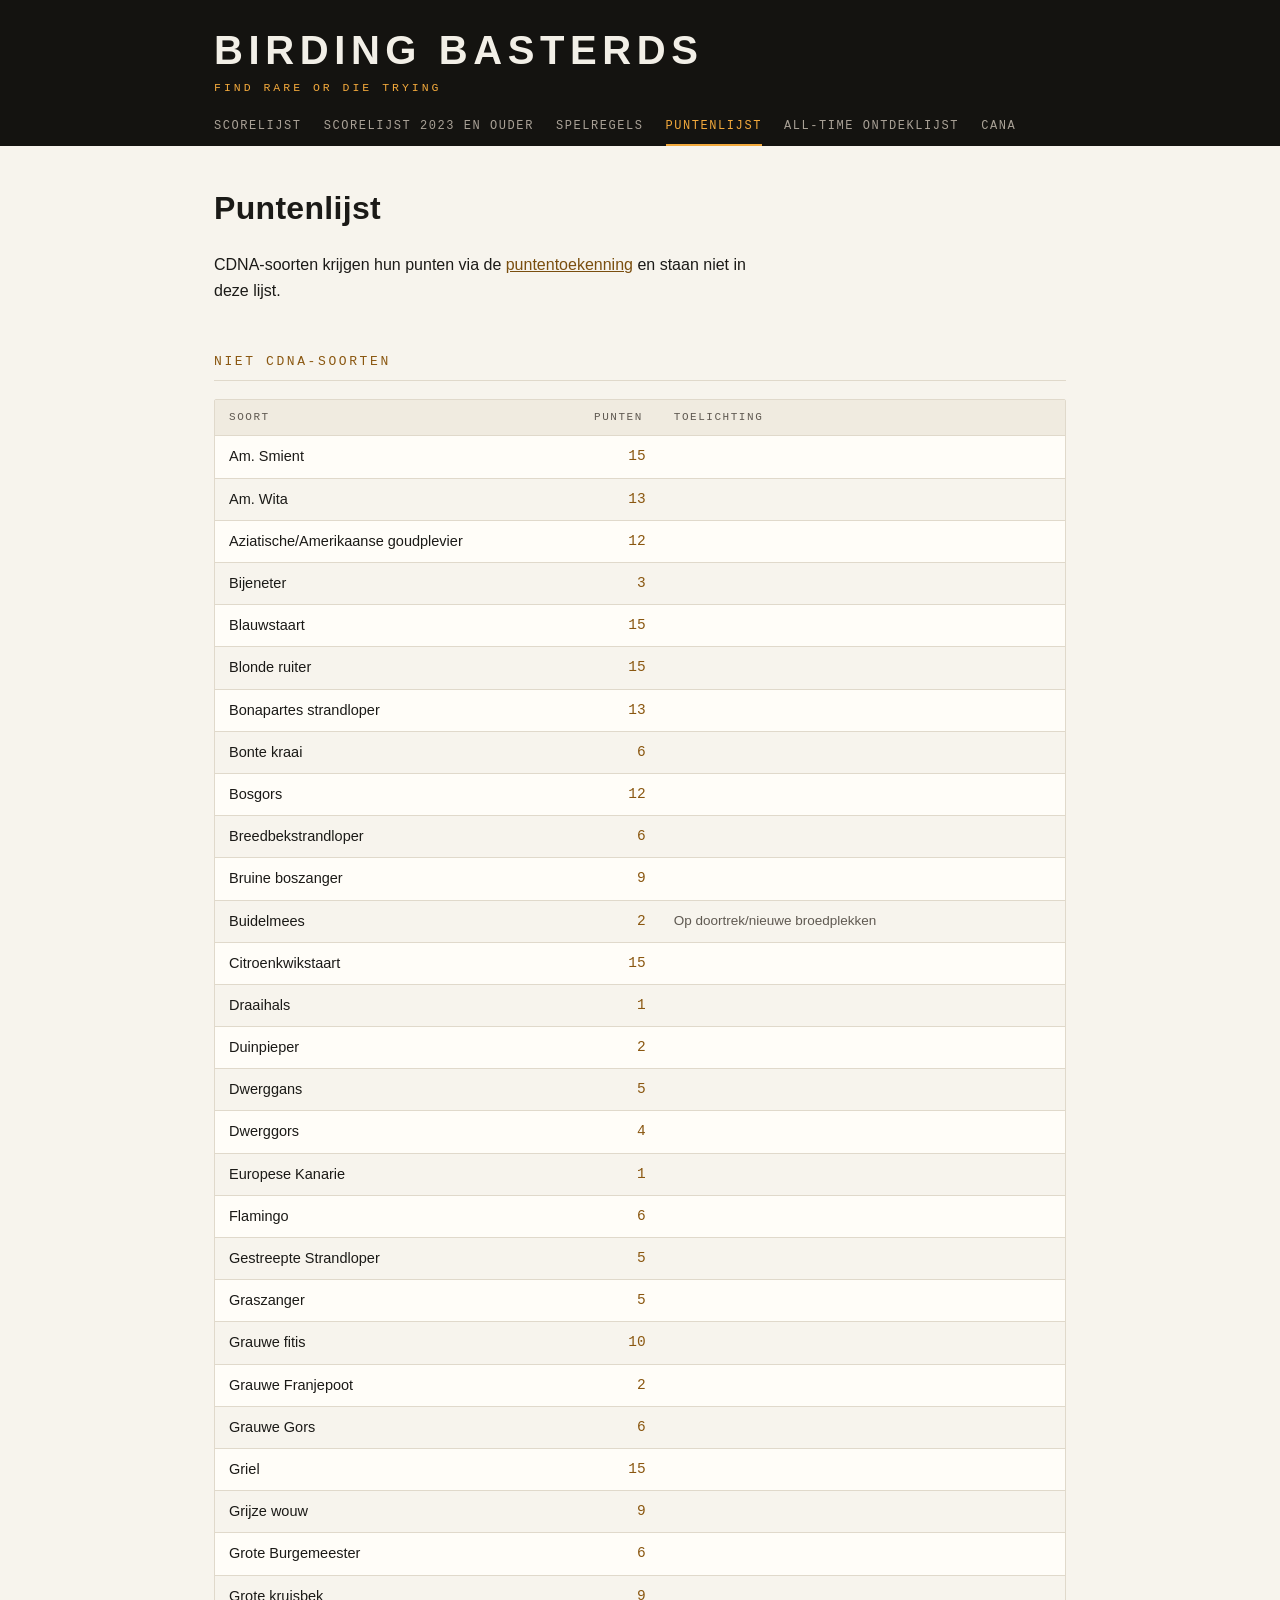
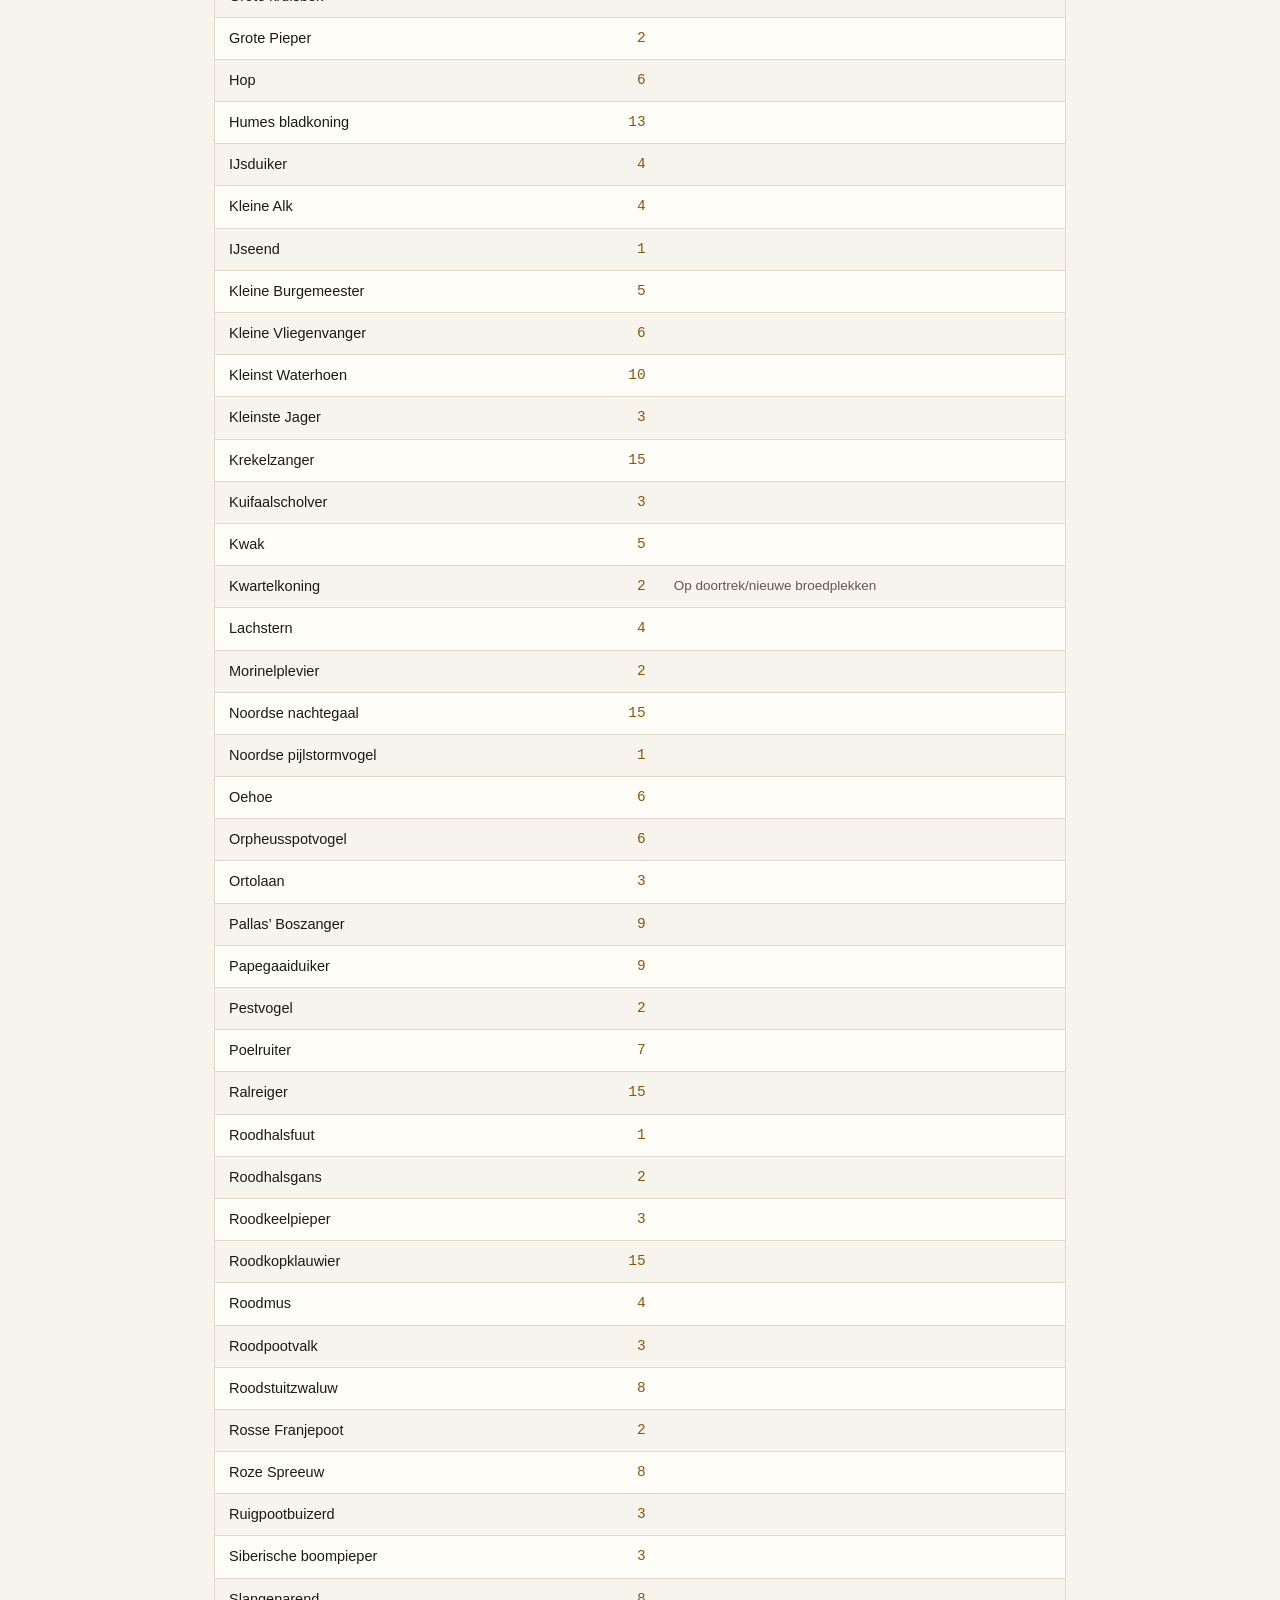
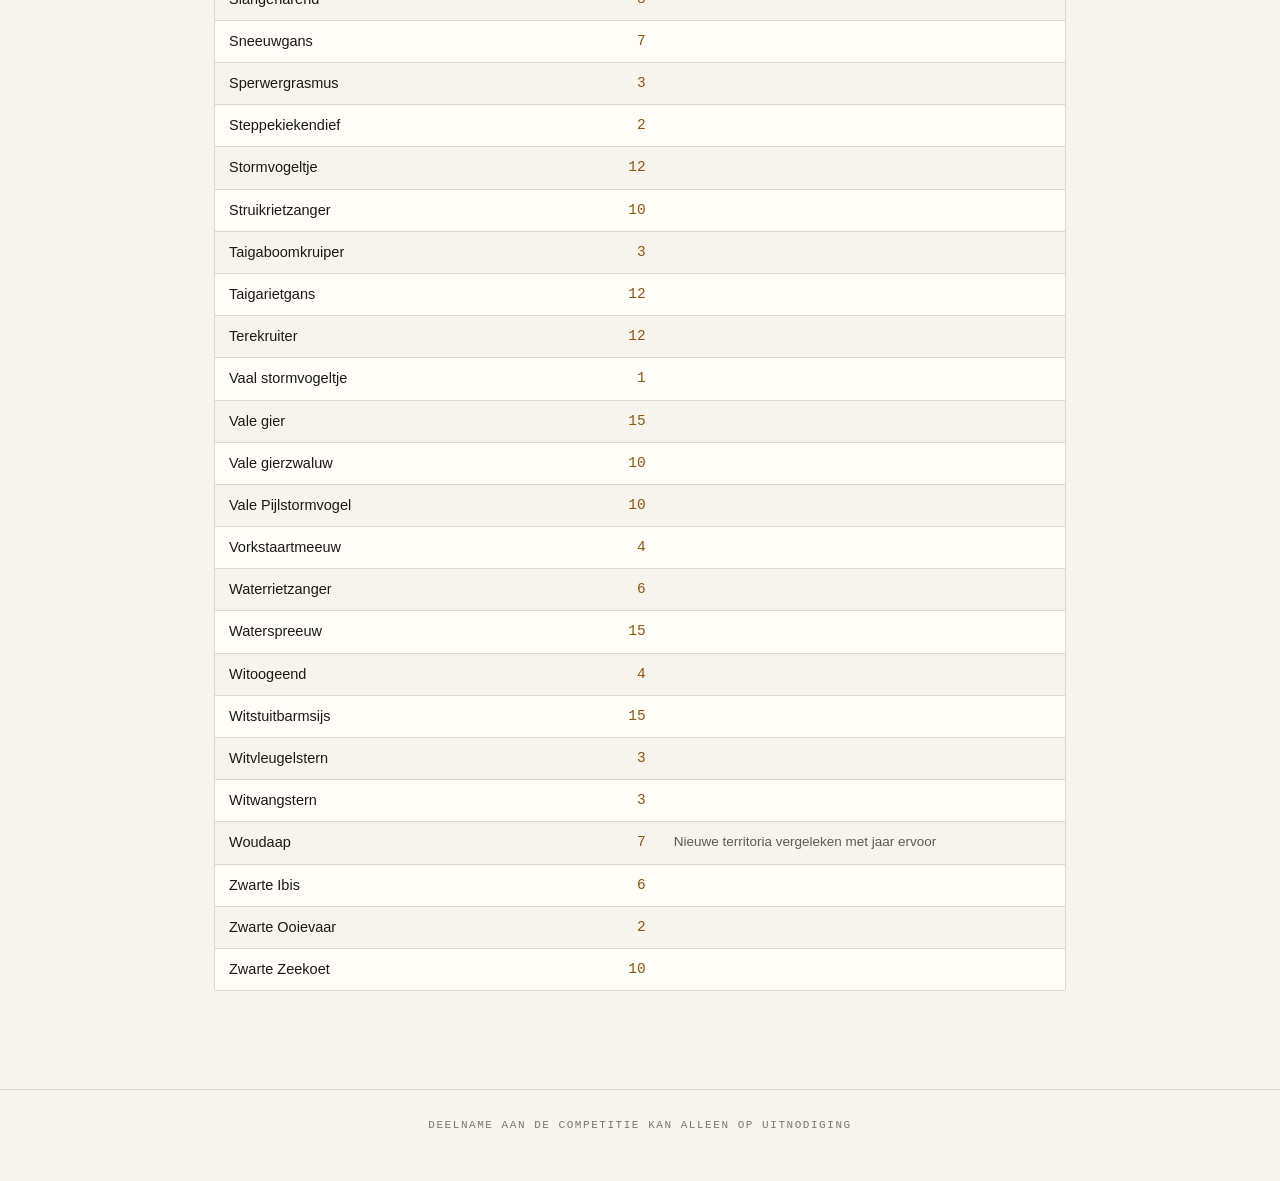
<file: docs/puntenlijst/index.html>
<!doctype html>
<html lang="nl">
<head>
<meta charset="utf-8">
<meta name="viewport" content="width=device-width, initial-scale=1">
<title>Puntenlijst · Birding Basterds</title>
<meta name="description" content="CDNA-soorten krijgen hun punten via de puntentoekenning en staan niet in deze lijst. Niet CDNA-soorten Soort Punten Toelichting Am. Smient 15 Am. Wita 1...">
<meta name="color-scheme" content="light">
<meta name="theme-color" content="#141310">
<link rel="stylesheet" href="../assets/style.css?v=0a572c71">
<link rel="icon" href="data:image/svg+xml,<svg xmlns='http://www.w3.org/2000/svg' viewBox='0 0 100 100'><text y='.9em' font-size='90'>&#129413;</text></svg>">
</head>
<body data-page="puntenlijst">
<!--
THESIS: een zelfontdekcompetitie is een ranglijst, dus de stand is de pagina en niet
een alinea met namen erin. Geen blogthema, geen kaartjesraster.
OWN-WORLD: donkere kopband met het woordmerk, daaronder papierwit met oker als enige
accent, monospace voor alle cijfers en labels, schreefloos voor namen en lopende tekst.
Rijen als lichte kaarten met een haarlijn ertussen, de leider met een okeren rand.
Vlak, geen schaduw, geen glans.
STORY: de bezoeker ziet in een oogopslag wie er bovenaan staat en waarmee, en kan van
daaruit terug in de tijd of door naar de spelregels.
FIRST VIEWPORT: naam van de club groot en gesperd op zwart, motto eronder in amber, tabbalk,
dan direct de stand: rangnummer, naam, puntentotaal groot rechts, vondsten eronder.
FORM: scorebord, door Wouter gekozen uit drie richtingen.
FINISH: unreviewed and undocumented is unfinished; this build ends with the finish review, the verdict, and DESIGN.md
-->
<header class="site">
  <div class="site__inner">
    <a class="brand" href="../">
      <span class="brand__name">Birding Basterds</span>
      <span class="brand__motto">Find rare or die trying</span>
    </a>
    <nav class="nav"><a href="../">Scorelijst</a><a href="../scorelijst-archief/">Scorelijst 2023 en ouder</a><a href="../spelregels/">Spelregels</a><a href="../puntenlijst/" aria-current="page">Puntenlijst</a><a href="../all-time-ontdeklijst/">All-Time Ontdeklijst</a><a href="../cana/">CANA</a></nav>
  </div>
</header>
<main class="wrap">
  <h1>Puntenlijst</h1>
  
<p>CDNA-soorten krijgen hun punten via de <a href="../spelregels/#puntentoekenning">puntentoekenning</a> en staan niet in deze lijst.</p>

<h2>Niet CDNA-soorten</h2>

<div class="tablewrap"><table><thead><tr><th>Soort</th><th>Punten</th><th>Toelichting</th></tr></thead><tbody><tr><td>Am. Smient</td><td>15</td><td></td></tr><tr><td>Am. Wita</td><td>13</td><td></td></tr><tr><td>Aziatische/Amerikaanse goudplevier</td><td>12</td><td></td></tr><tr><td>Bijeneter</td><td>3</td><td></td></tr><tr><td>Blauwstaart</td><td>15</td><td></td></tr><tr><td>Blonde ruiter</td><td>15</td><td></td></tr><tr><td>Bonapartes strandloper</td><td>13</td><td></td></tr><tr><td>Bonte kraai</td><td>6</td><td></td></tr><tr><td>Bosgors</td><td>12</td><td></td></tr><tr><td>Breedbekstrandloper</td><td>6</td><td></td></tr><tr><td>Bruine boszanger</td><td>9</td><td></td></tr><tr><td>Buidelmees</td><td>2</td><td>Op doortrek/nieuwe broedplekken</td></tr><tr><td>Citroenkwikstaart</td><td>15</td><td></td></tr><tr><td>Draaihals</td><td>1</td><td></td></tr><tr><td>Duinpieper</td><td>2</td><td></td></tr><tr><td>Dwerggans</td><td>5</td><td></td></tr><tr><td>Dwerggors</td><td>4</td><td></td></tr><tr><td>Europese Kanarie</td><td>1</td><td></td></tr><tr><td>Flamingo</td><td>6</td><td></td></tr><tr><td>Gestreepte Strandloper</td><td>5</td><td></td></tr><tr><td>Graszanger</td><td>5</td><td></td></tr><tr><td>Grauwe fitis</td><td>10</td><td></td></tr><tr><td>Grauwe Franjepoot</td><td>2</td><td></td></tr><tr><td>Grauwe Gors</td><td>6</td><td></td></tr><tr><td>Griel</td><td>15</td><td></td></tr><tr><td>Grijze wouw</td><td>9</td><td></td></tr><tr><td>Grote Burgemeester</td><td>6</td><td></td></tr><tr><td>Grote kruisbek</td><td>9</td><td></td></tr><tr><td>Grote Pieper</td><td>2</td><td></td></tr><tr><td>Hop</td><td>6</td><td></td></tr><tr><td>Humes bladkoning</td><td>13</td><td></td></tr><tr><td>IJsduiker</td><td>4</td><td></td></tr><tr><td>Kleine Alk</td><td>4</td><td></td></tr><tr><td>IJseend</td><td>1</td><td></td></tr><tr><td>Kleine Burgemeester</td><td>5</td><td></td></tr><tr><td>Kleine Vliegenvanger</td><td>6</td><td></td></tr><tr><td>Kleinst Waterhoen</td><td>10</td><td></td></tr><tr><td>Kleinste Jager</td><td>3</td><td></td></tr><tr><td>Krekelzanger</td><td>15</td><td></td></tr><tr><td>Kuifaalscholver</td><td>3 </td><td></td></tr><tr><td>Kwak</td><td>5</td><td></td></tr><tr><td>Kwartelkoning</td><td>2</td><td>Op doortrek/nieuwe broedplekken</td></tr><tr><td>Lachstern</td><td>4</td><td></td></tr><tr><td>Morinelplevier</td><td>2</td><td></td></tr><tr><td>Noordse nachtegaal</td><td>15</td><td></td></tr><tr><td>Noordse pijlstormvogel</td><td>1</td><td></td></tr><tr><td>Oehoe</td><td>6</td><td></td></tr><tr><td>Orpheusspotvogel</td><td>6</td><td></td></tr><tr><td>Ortolaan</td><td>3</td><td></td></tr><tr><td>Pallas&#8217; Boszanger</td><td>9</td><td></td></tr><tr><td>Papegaaiduiker</td><td>9</td><td></td></tr><tr><td>Pestvogel</td><td>2</td><td></td></tr><tr><td>Poelruiter</td><td>7</td><td></td></tr><tr><td>Ralreiger</td><td>15</td><td></td></tr><tr><td>Roodhalsfuut</td><td>1</td><td></td></tr><tr><td>Roodhalsgans</td><td>2</td><td></td></tr><tr><td>Roodkeelpieper</td><td>3</td><td></td></tr><tr><td>Roodkopklauwier</td><td>15</td><td></td></tr><tr><td>Roodmus</td><td>4</td><td></td></tr><tr><td>Roodpootvalk</td><td>3</td><td></td></tr><tr><td>Roodstuitzwaluw</td><td>8</td><td></td></tr><tr><td>Rosse Franjepoot</td><td>2</td><td></td></tr><tr><td>Roze Spreeuw</td><td>8</td><td></td></tr><tr><td>Ruigpootbuizerd</td><td>3</td><td></td></tr><tr><td>Siberische boompieper</td><td>3</td><td></td></tr><tr><td>Slangenarend</td><td>8</td><td></td></tr><tr><td>Sneeuwgans</td><td>7</td><td></td></tr><tr><td>Sperwergrasmus</td><td>3</td><td></td></tr><tr><td>Steppekiekendief</td><td>2</td><td></td></tr><tr><td>Stormvogeltje</td><td>12</td><td></td></tr><tr><td>Struikrietzanger</td><td>10</td><td></td></tr><tr><td>Taigaboomkruiper</td><td>3</td><td></td></tr><tr><td>Taigarietgans</td><td>12</td><td></td></tr><tr><td>Terekruiter</td><td>12</td><td></td></tr><tr><td>Vaal stormvogeltje</td><td>1</td><td></td></tr><tr><td>Vale gier</td><td>15</td><td></td></tr><tr><td>Vale gierzwaluw</td><td>10</td><td></td></tr><tr><td>Vale Pijlstormvogel</td><td>10</td><td></td></tr><tr><td>Vorkstaartmeeuw</td><td>4</td><td></td></tr><tr><td>Waterrietzanger</td><td>6</td><td></td></tr><tr><td>Waterspreeuw</td><td>15</td><td></td></tr><tr><td>Witoogeend</td><td>4</td><td></td></tr><tr><td>Witstuitbarmsijs</td><td>15</td><td></td></tr><tr><td>Witvleugelstern</td><td>3</td><td></td></tr><tr><td>Witwangstern</td><td>3</td><td></td></tr><tr><td>Woudaap</td><td>7</td><td>Nieuwe territoria vergeleken met jaar ervoor</td></tr><tr><td>Zwarte Ibis</td><td>6</td><td></td></tr><tr><td>Zwarte Ooievaar</td><td>2</td><td></td></tr><tr><td>Zwarte Zeekoet</td><td>10</td><td></td></tr></tbody></table></div>
</main>
<footer class="site-footer">
  <p>Deelname aan de competitie kan alleen op uitnodiging</p>
</footer>
</body>
</html>
</file>
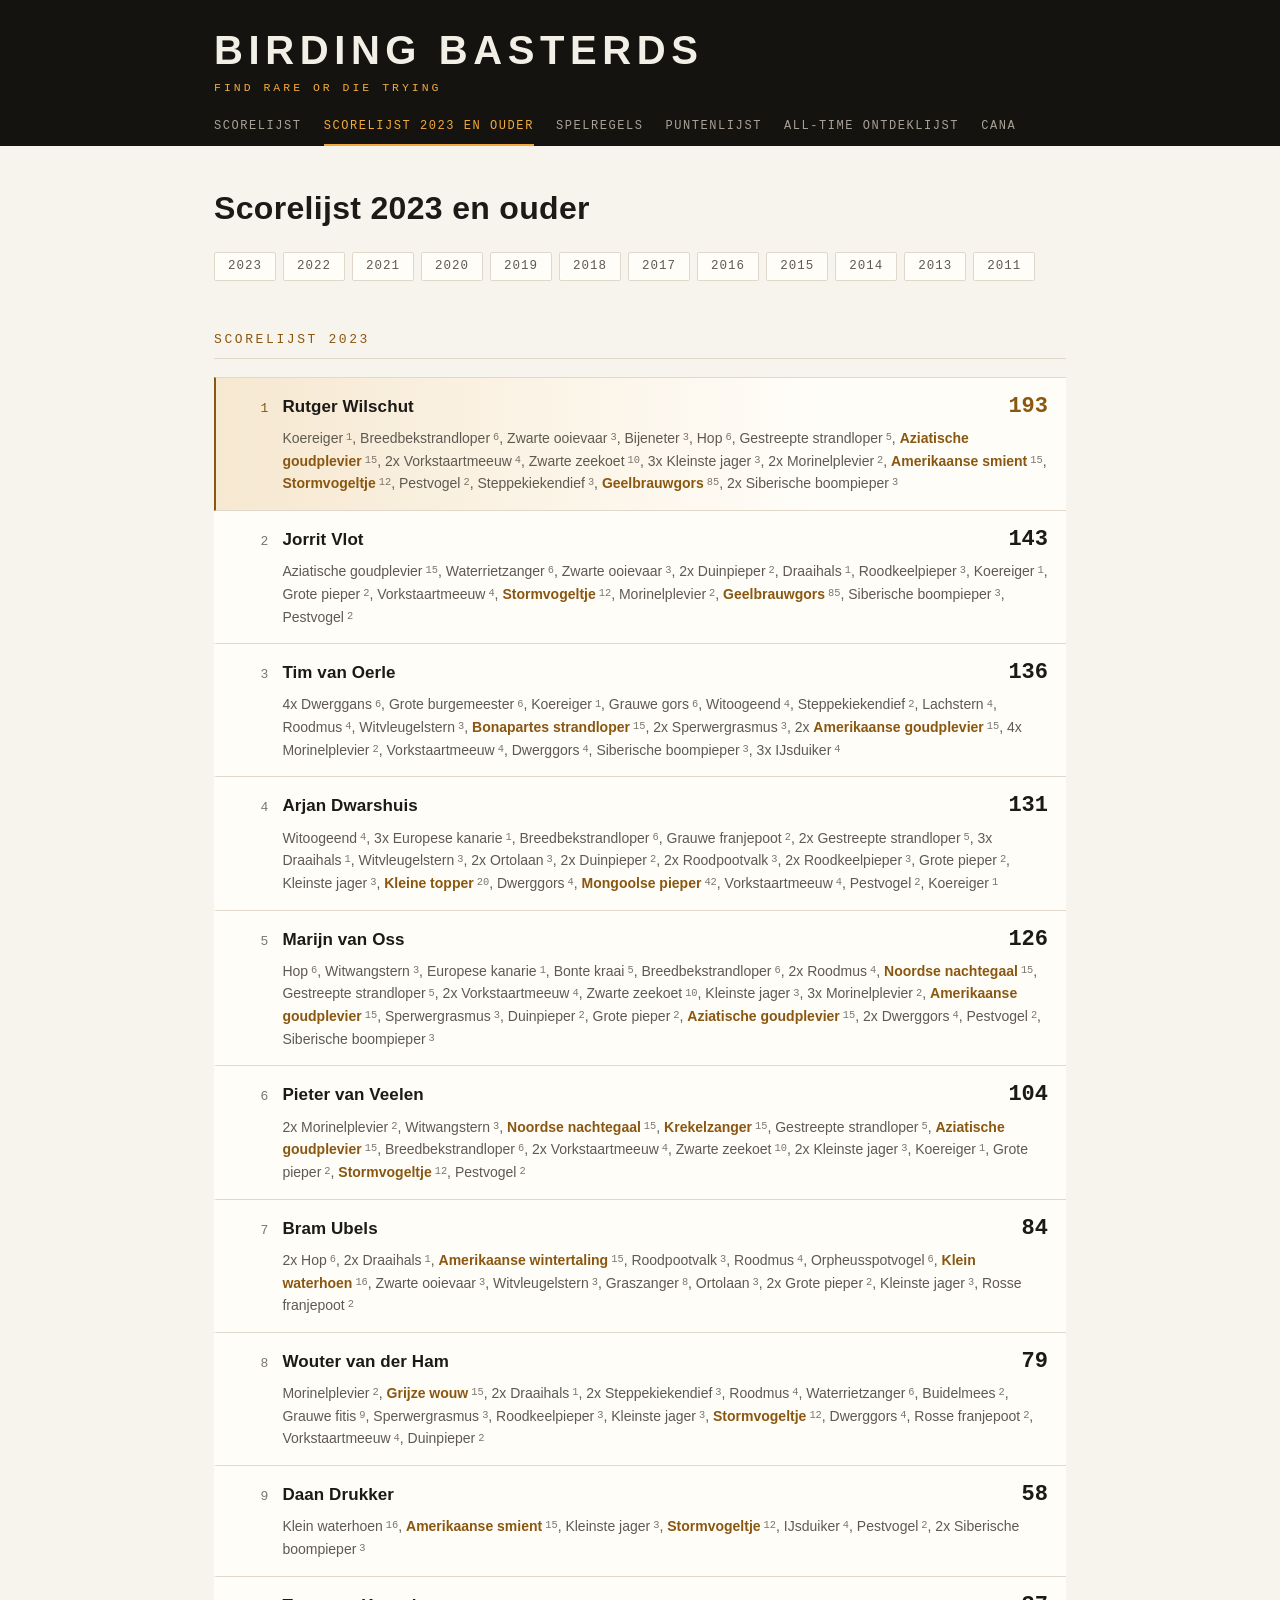
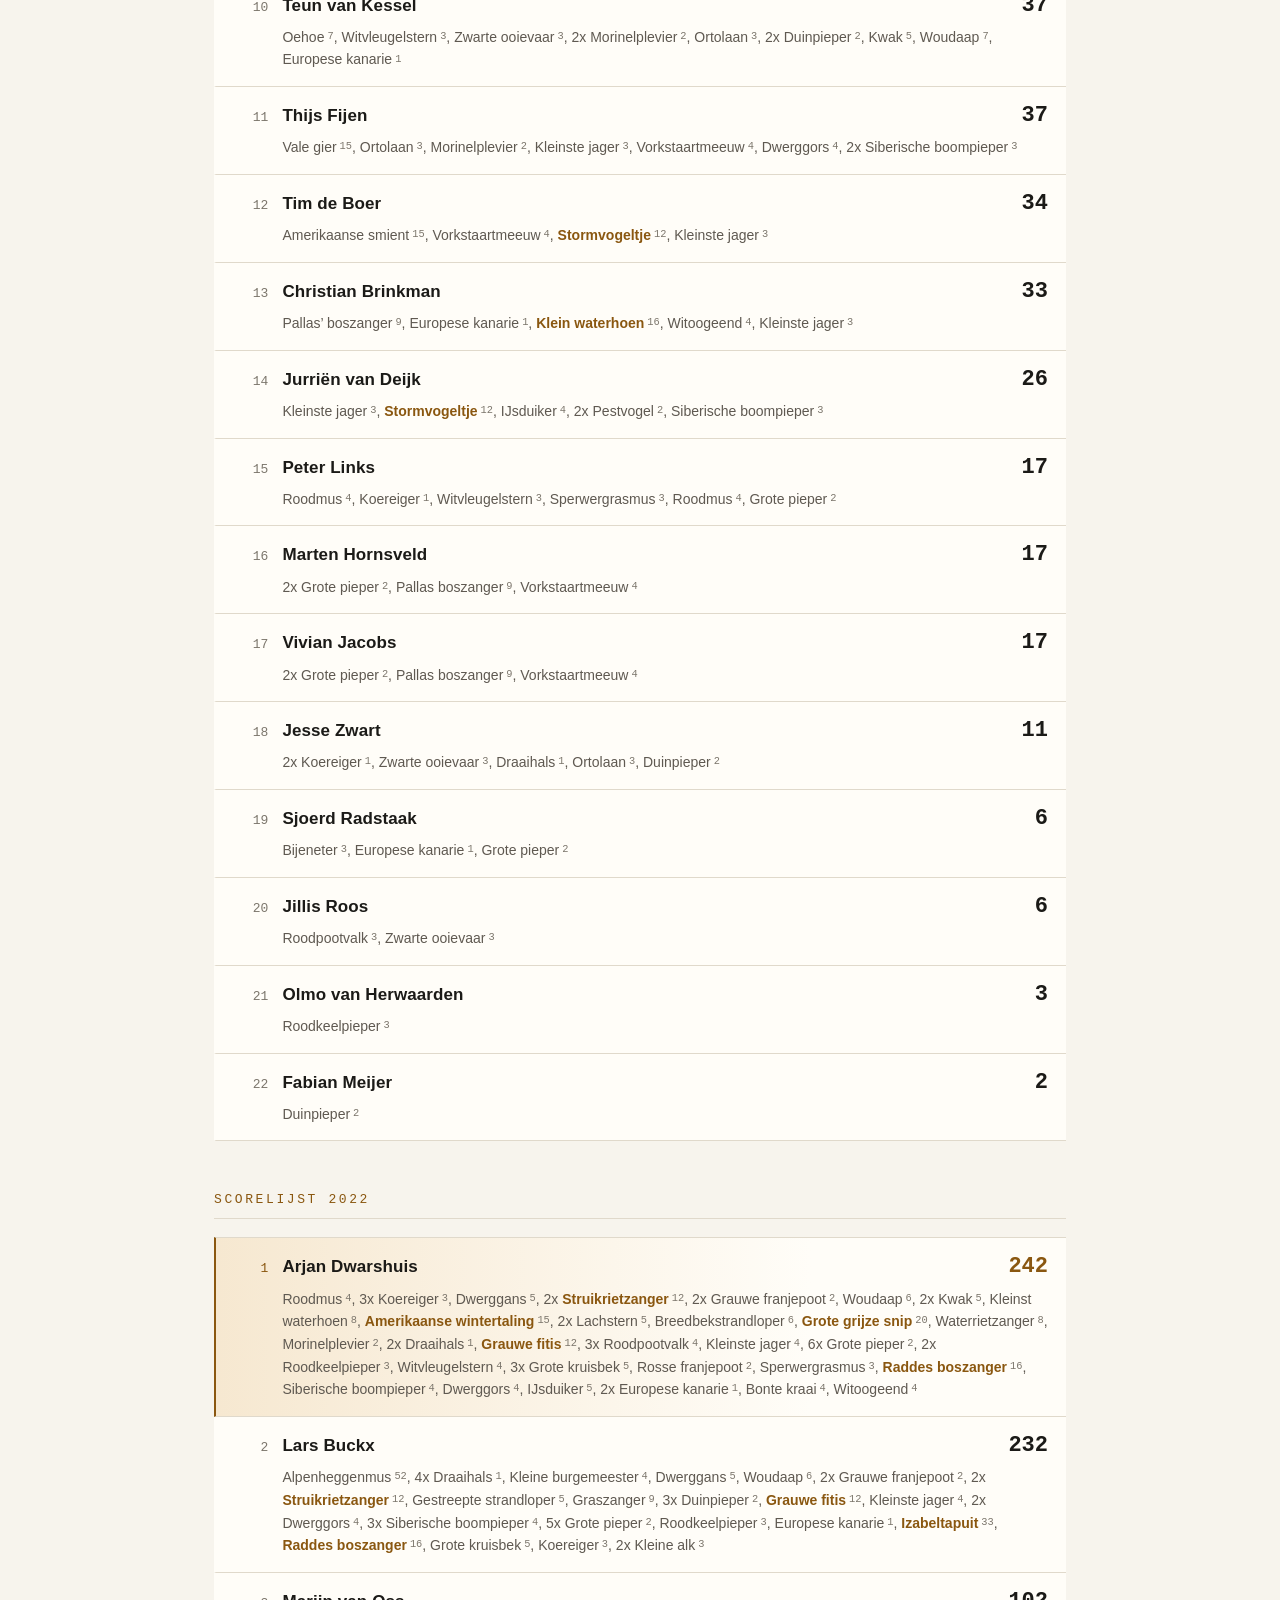
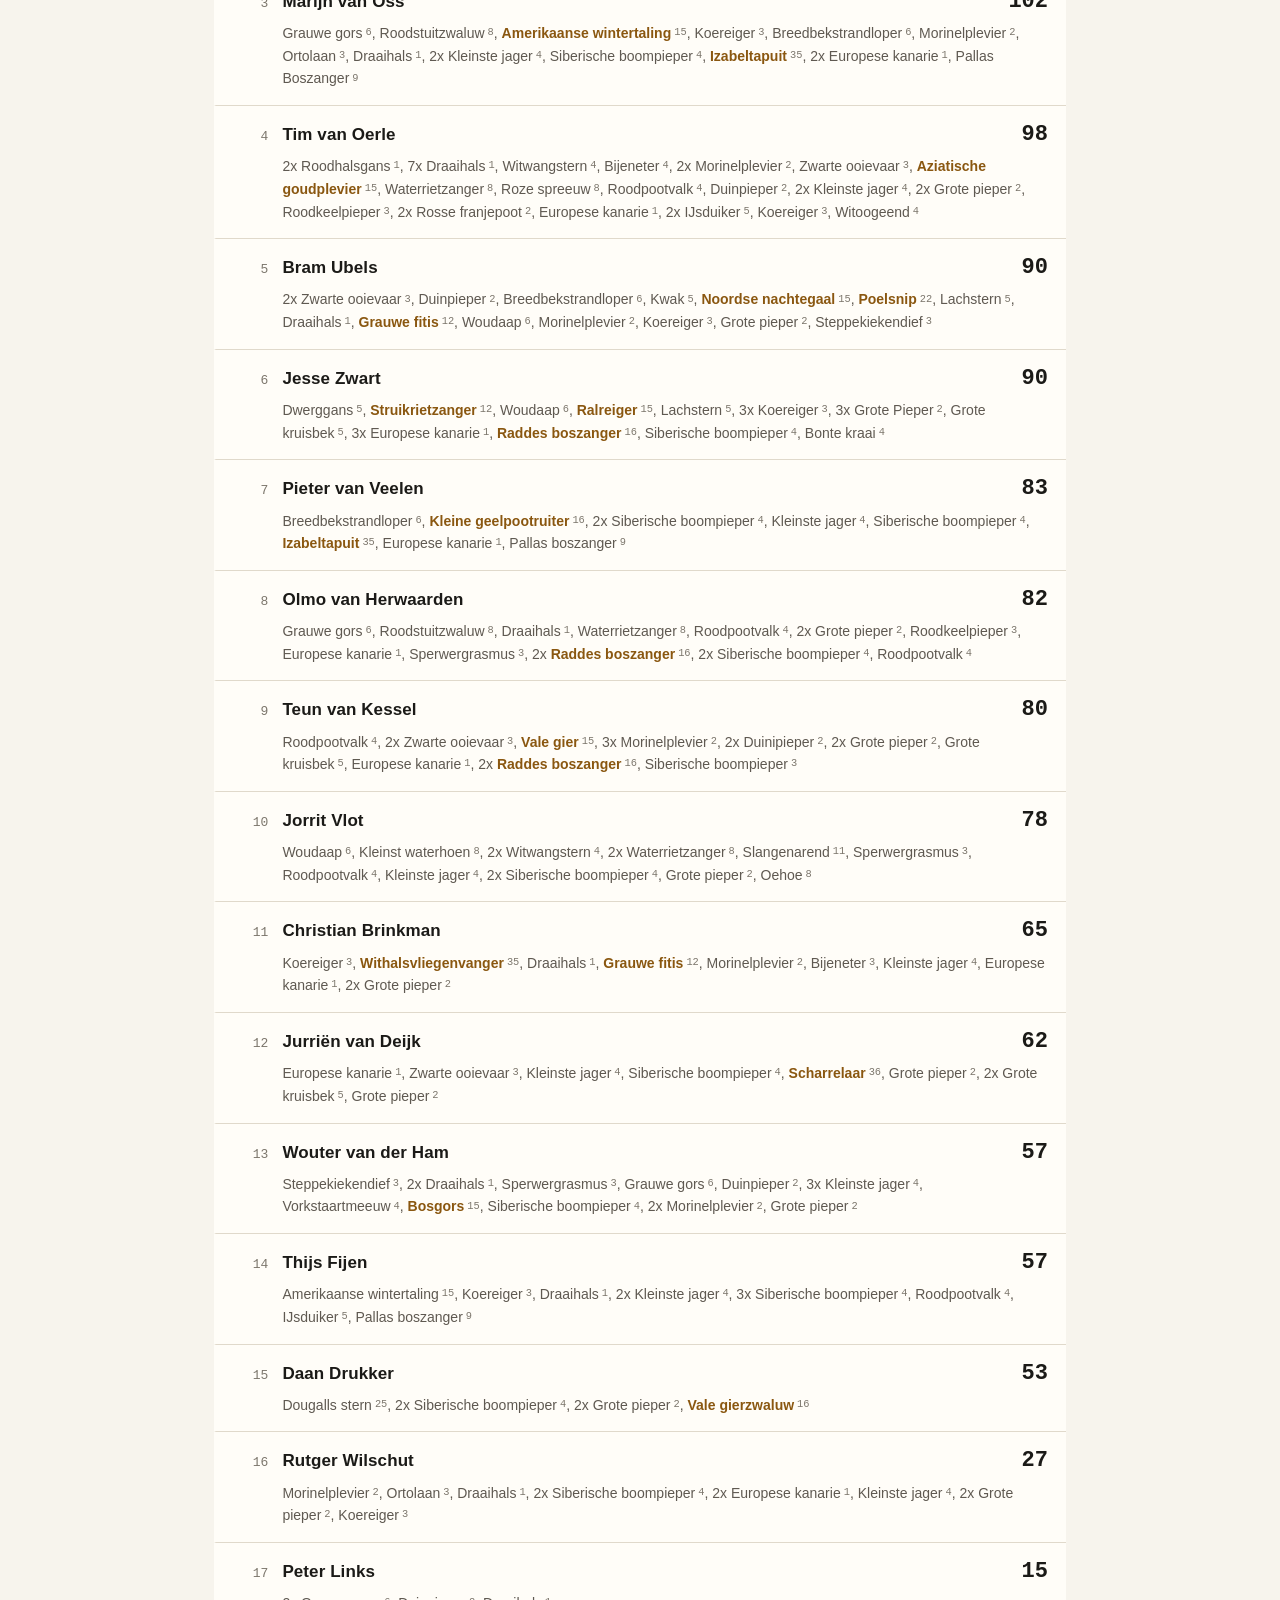
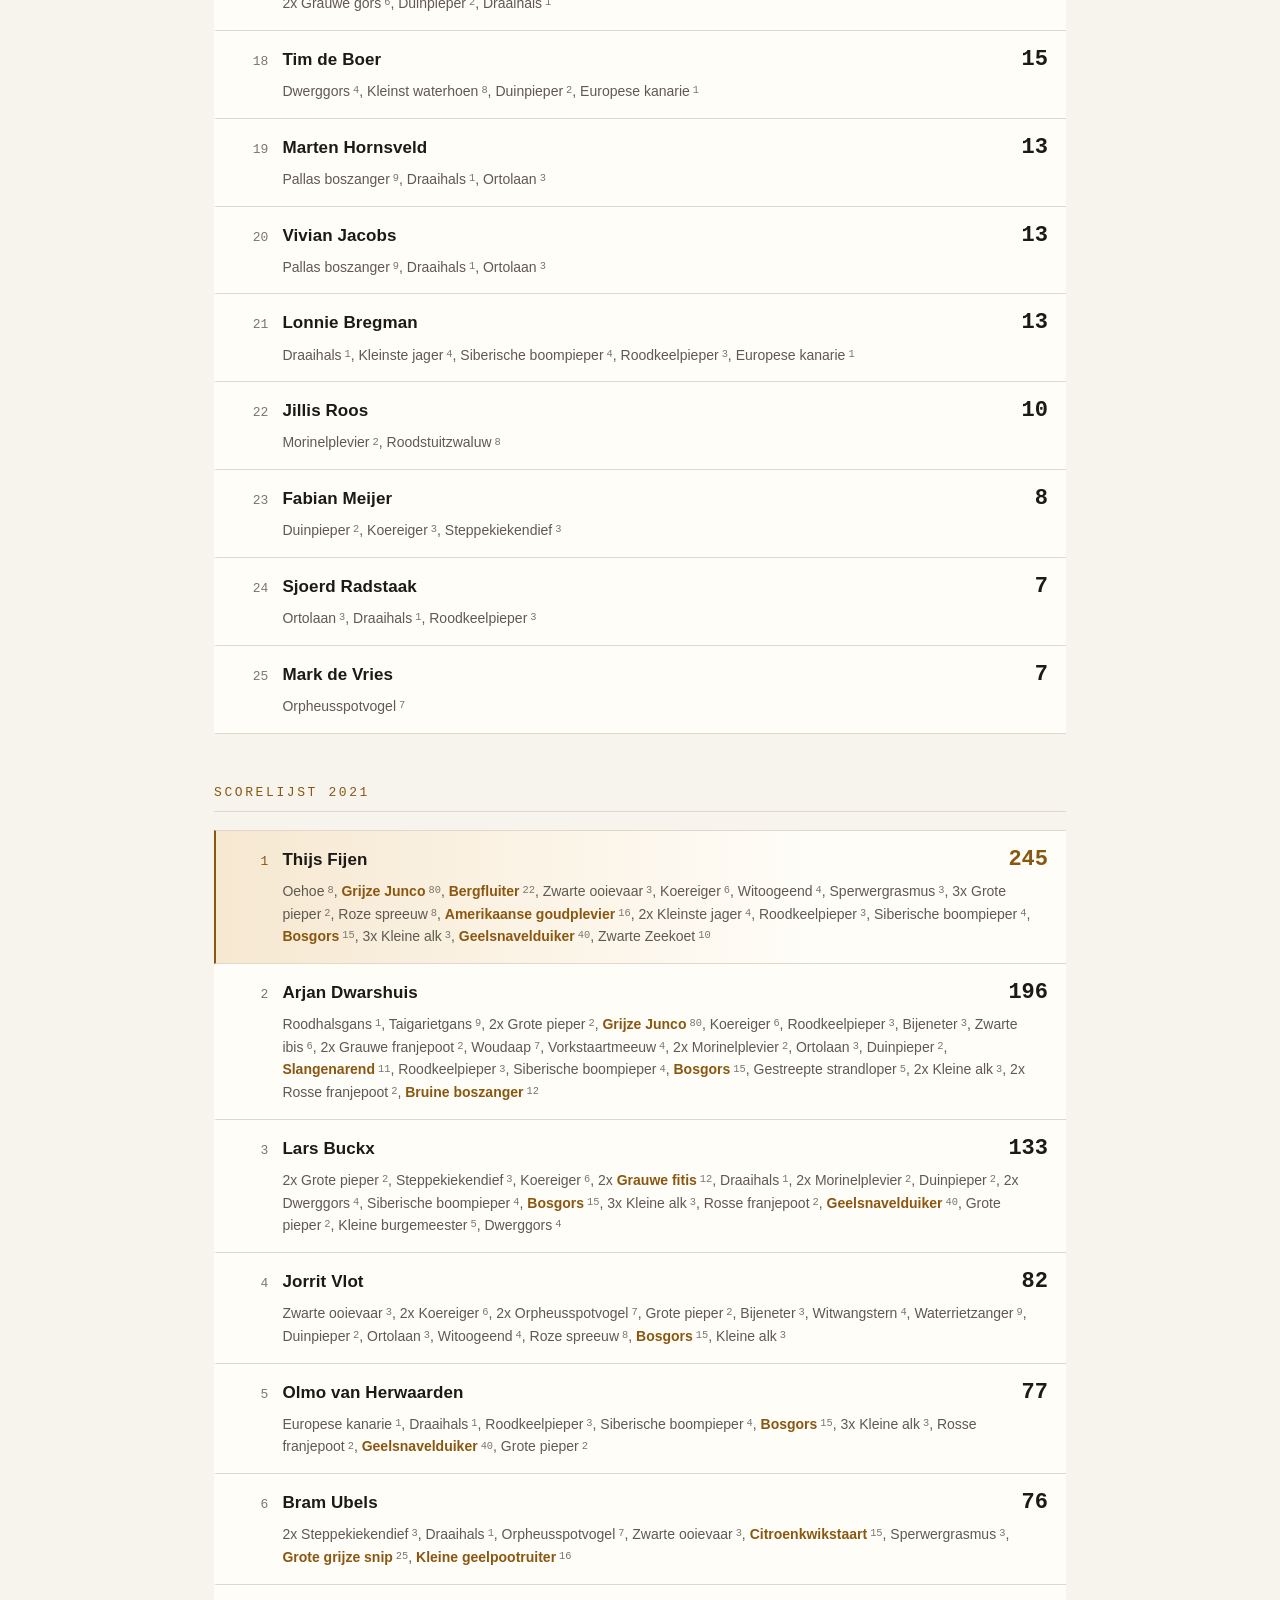
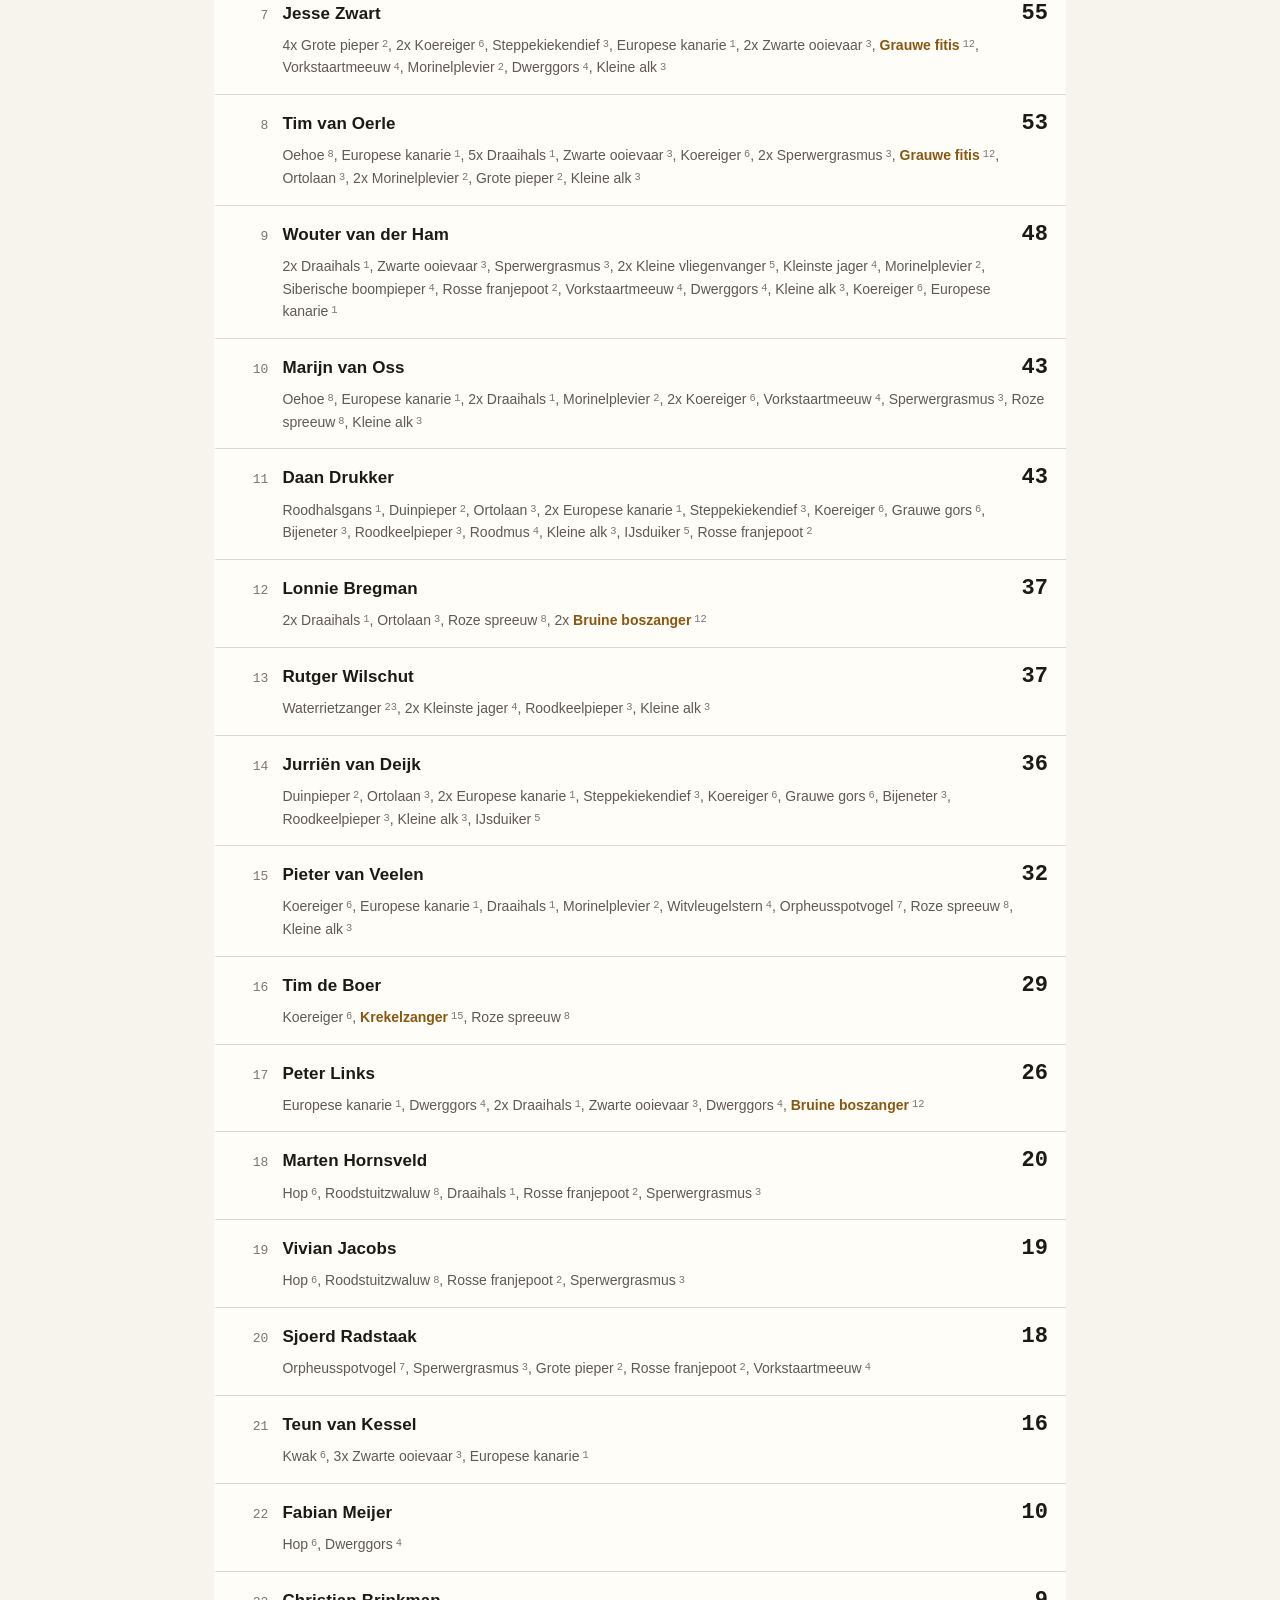
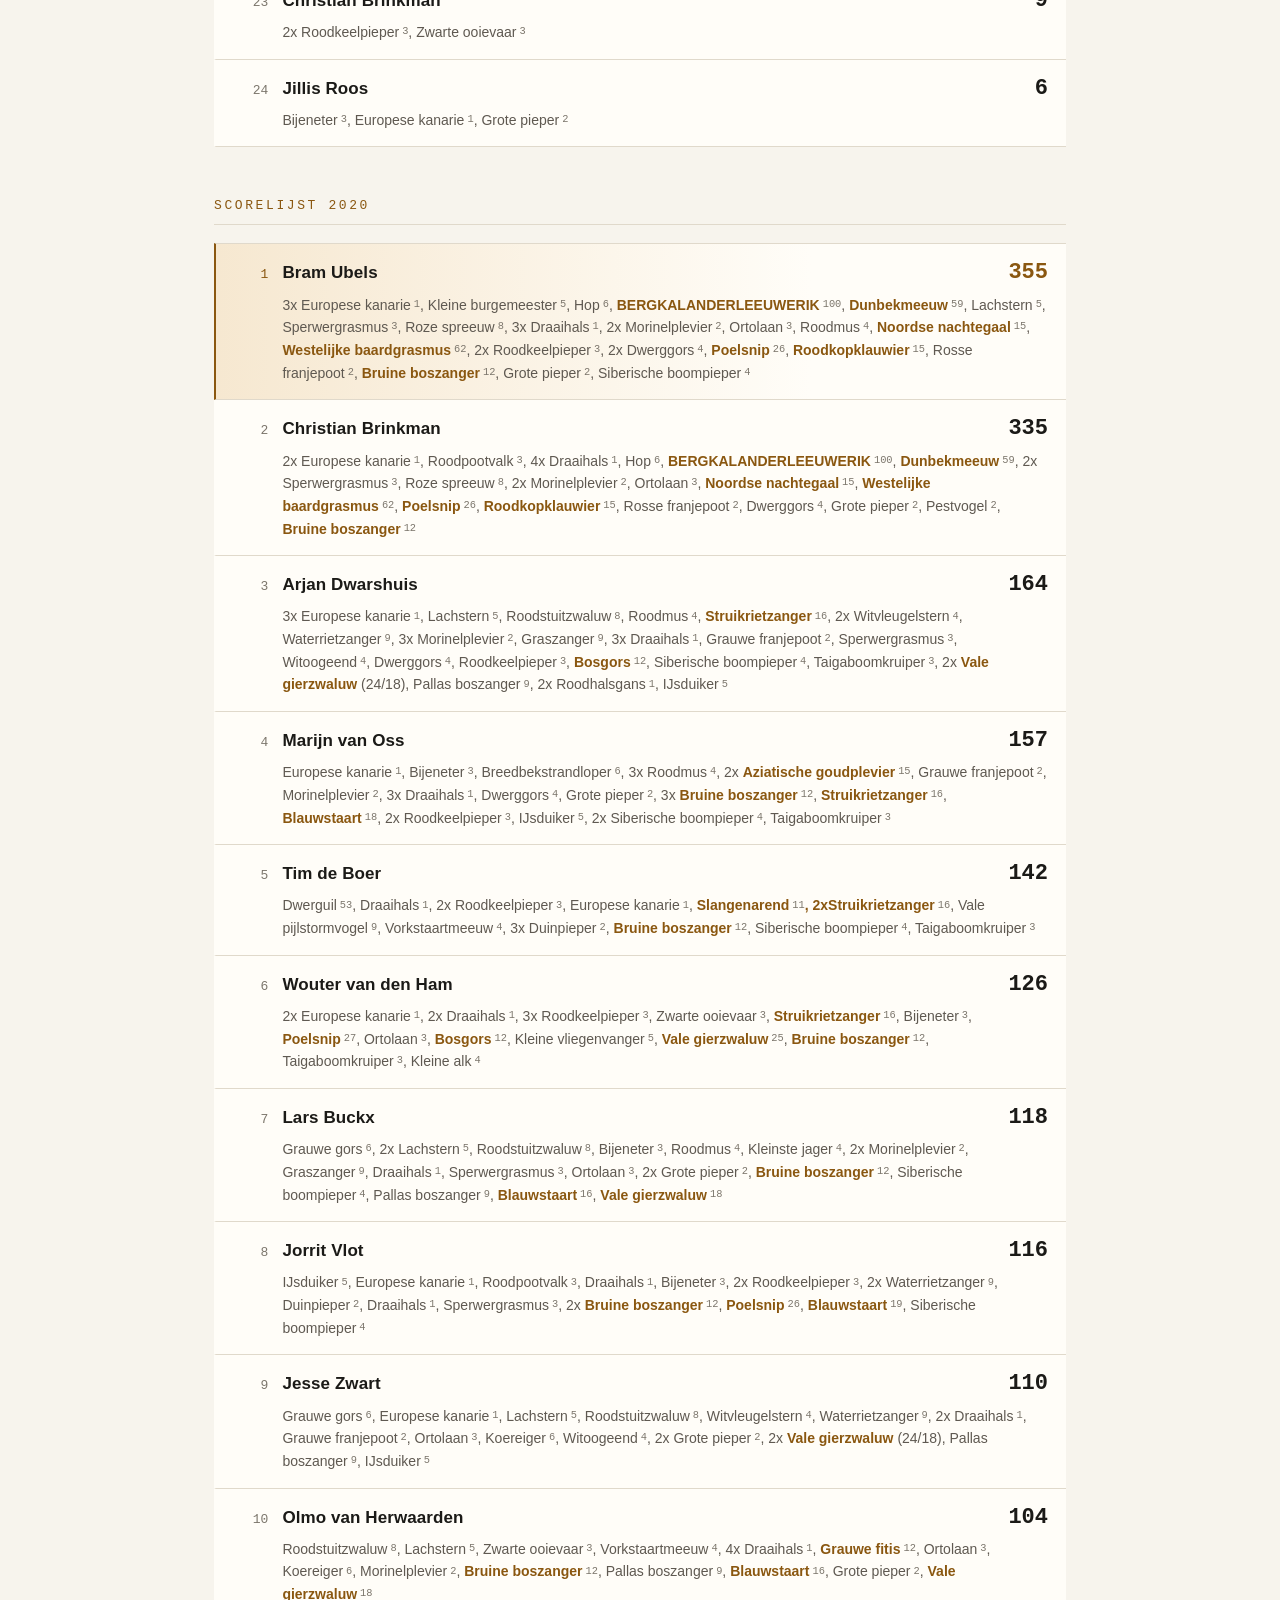
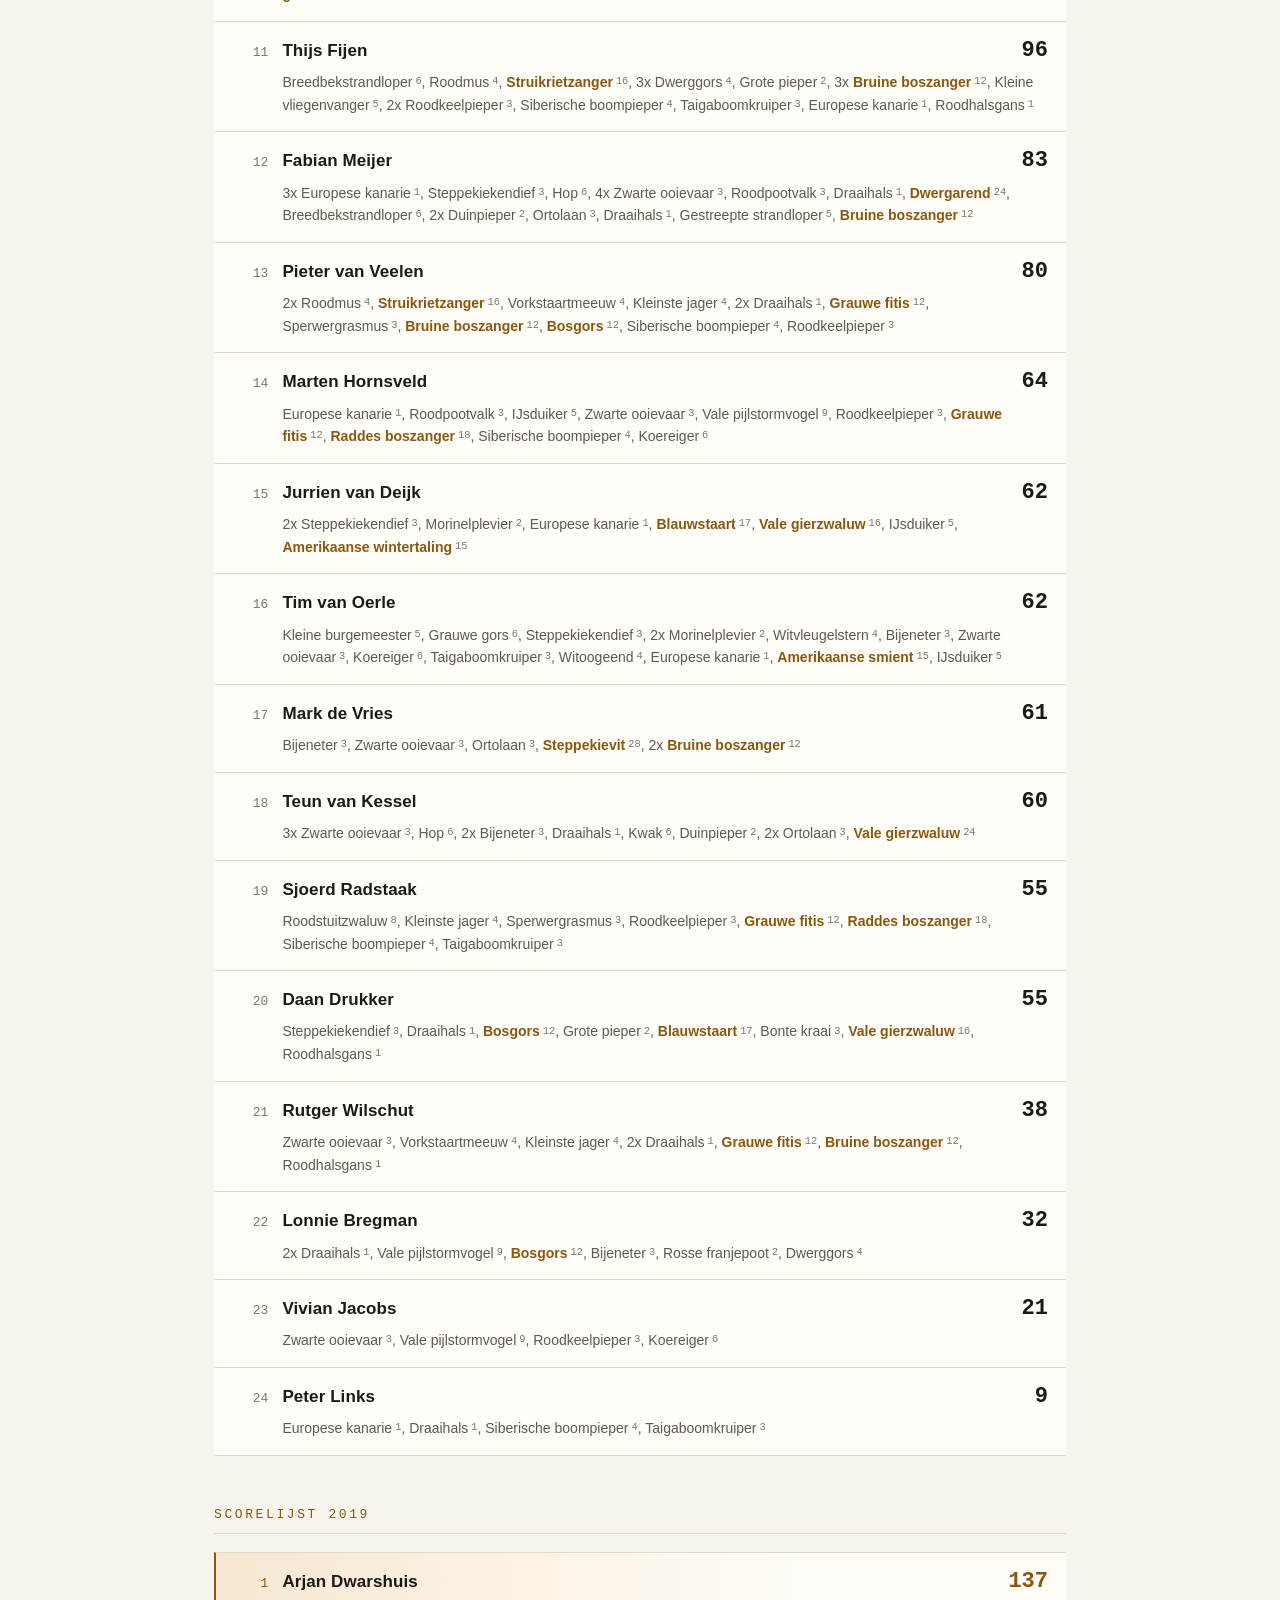
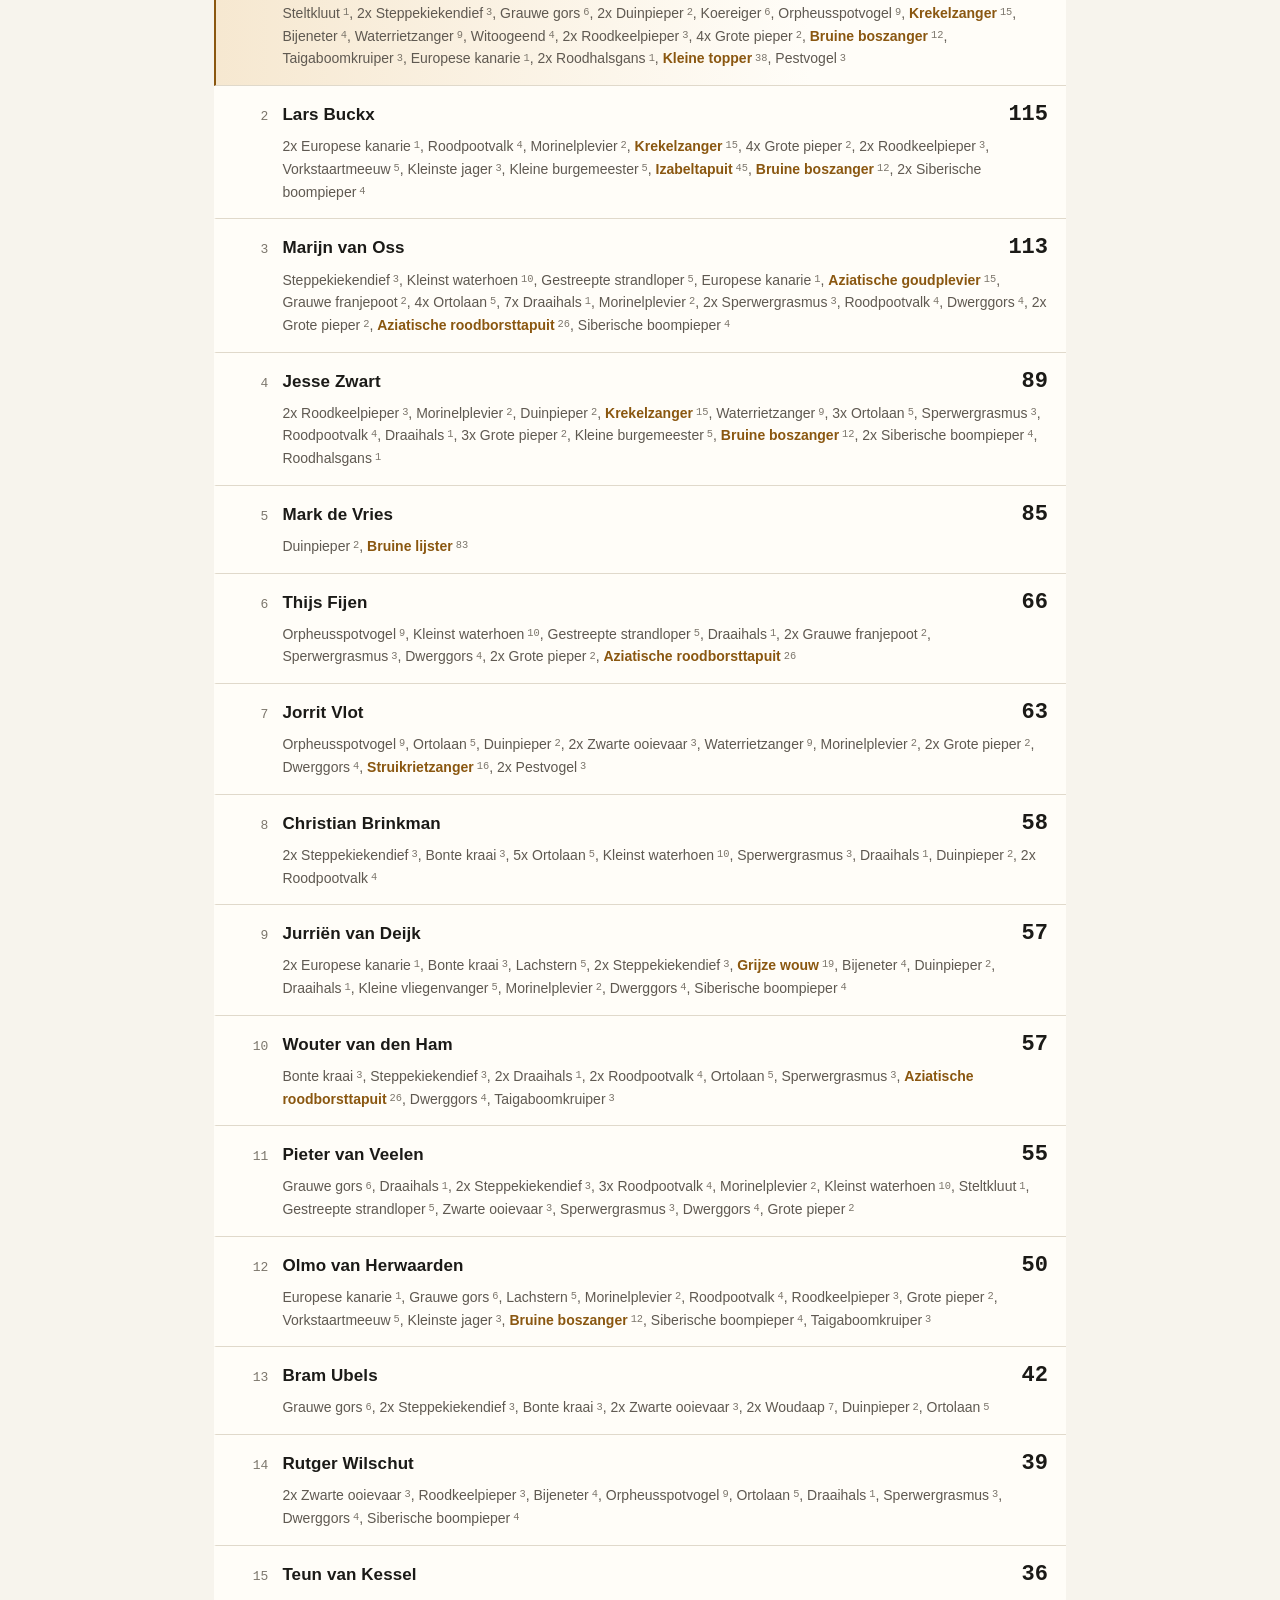
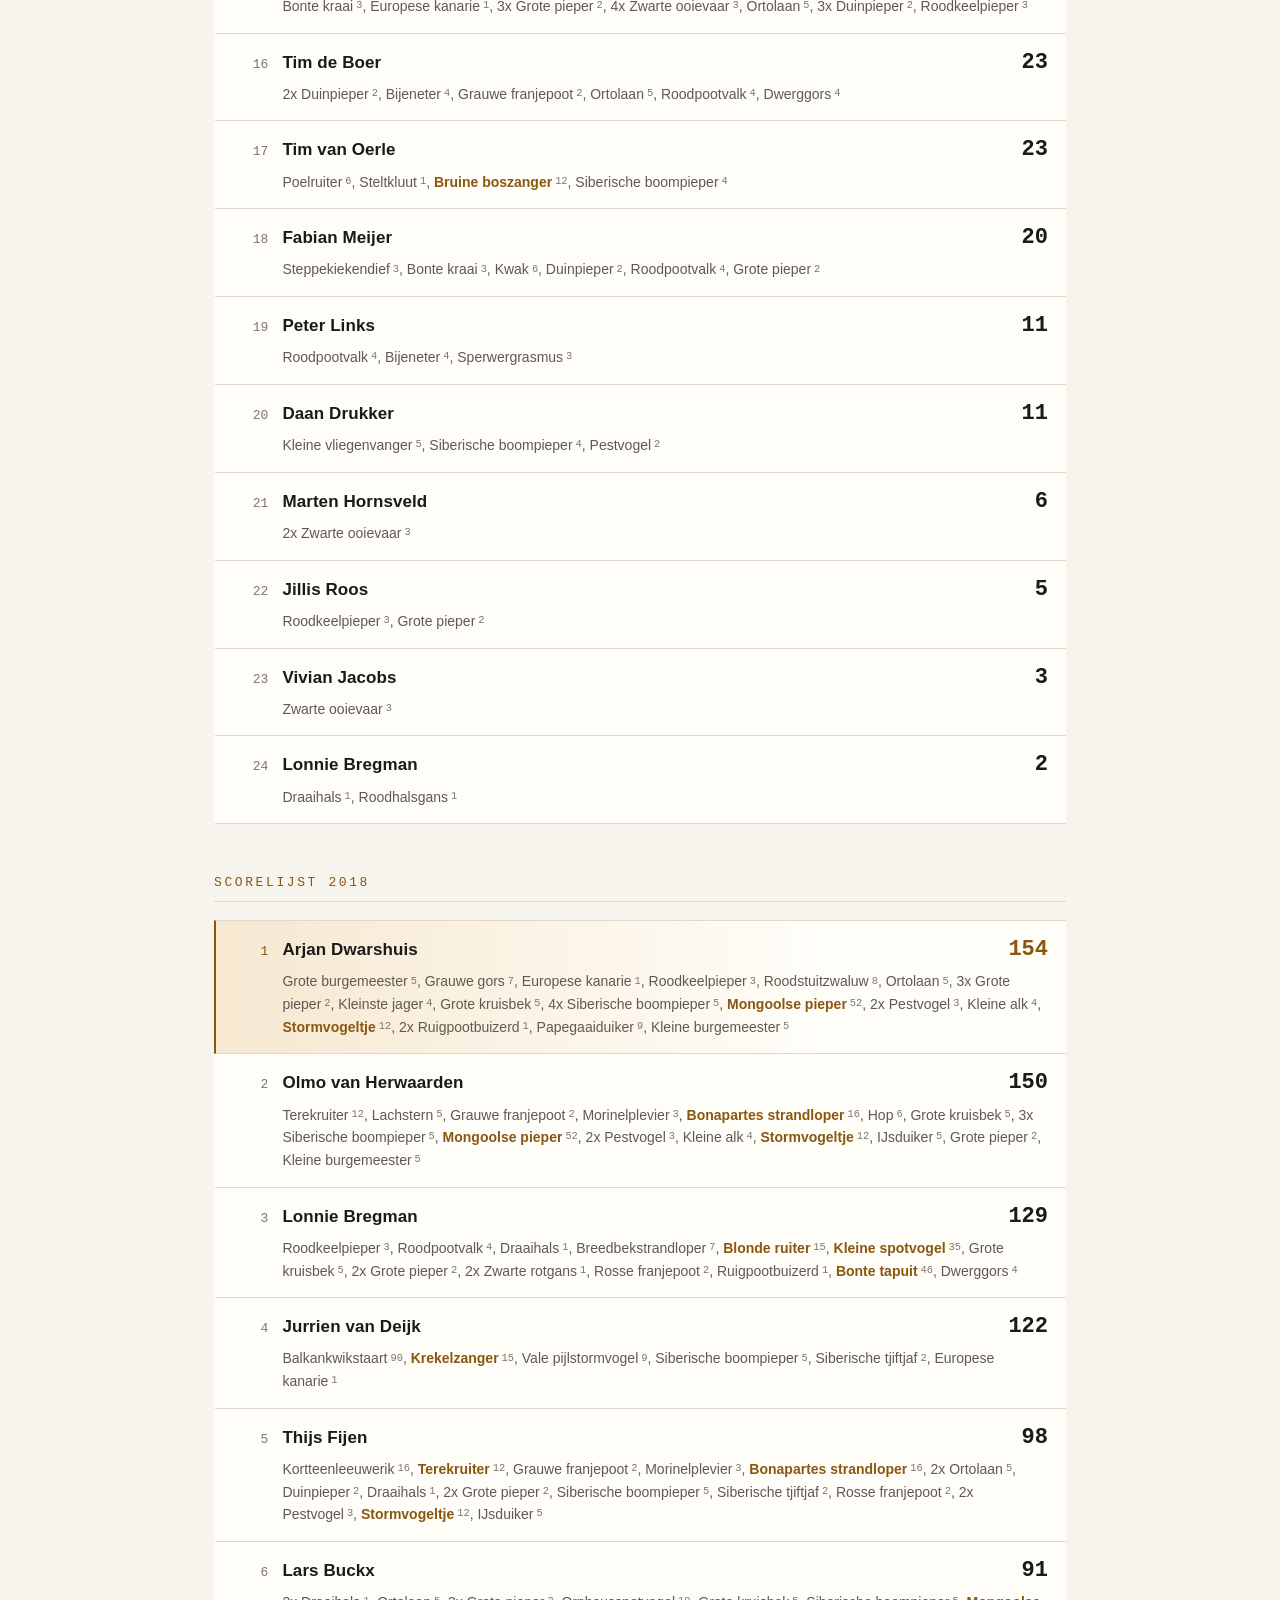
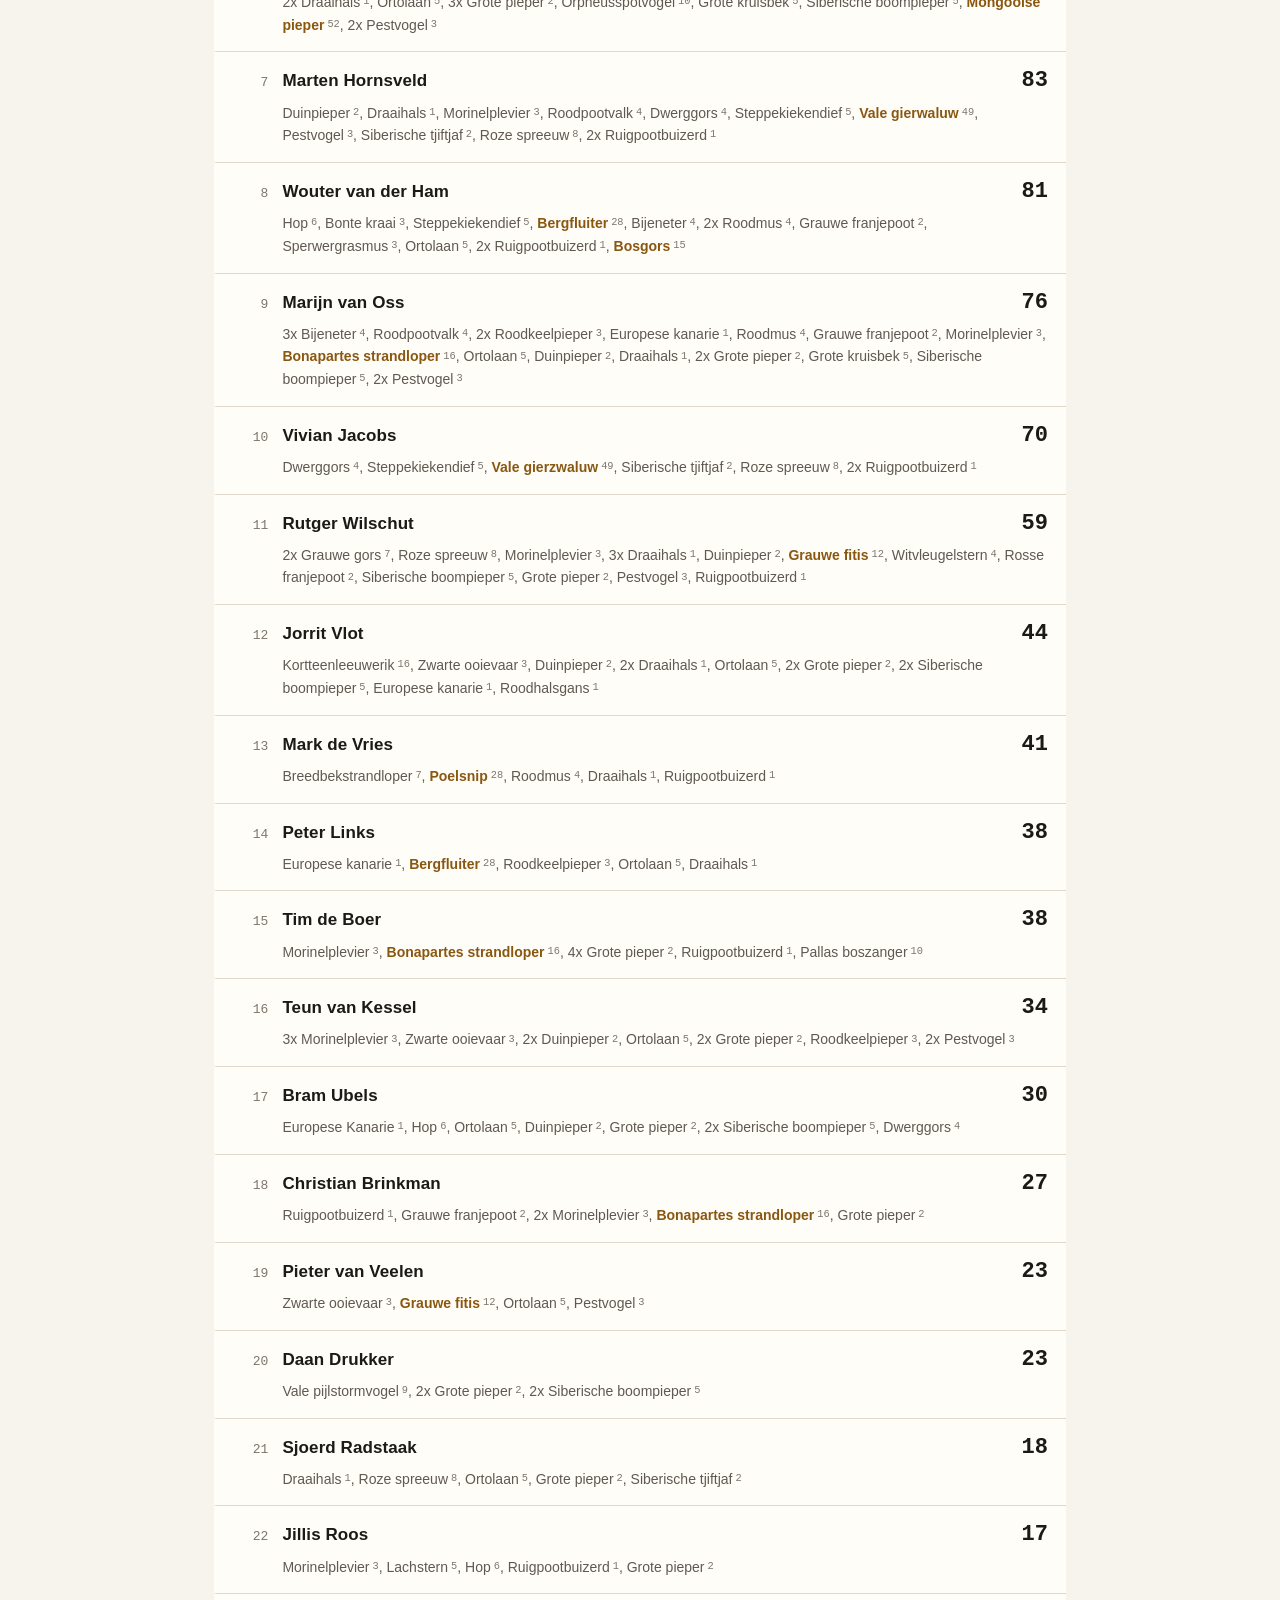
<file: docs/scorelijst-archief/index.html>
<!doctype html>
<html lang="nl">
<head>
<meta charset="utf-8">
<meta name="viewport" content="width=device-width, initial-scale=1">
<title>Scorelijst 2023 en ouder · Birding Basterds</title>
<meta name="description" content="Scorelijst 2023 1 Rutger Wilschut 193 Koereiger 1 , Breedbekstrandloper 6 , Zwarte ooievaar 3 , Bijeneter 3 , Hop 6 , Gestreepte strandloper 5 , Aziatis...">
<meta name="color-scheme" content="light">
<meta name="theme-color" content="#141310">
<link rel="stylesheet" href="../assets/style.css?v=0a572c71">
<link rel="icon" href="data:image/svg+xml,<svg xmlns='http://www.w3.org/2000/svg' viewBox='0 0 100 100'><text y='.9em' font-size='90'>&#129413;</text></svg>">
</head>
<body data-page="scorelijst-archief">
<!--
THESIS: een zelfontdekcompetitie is een ranglijst, dus de stand is de pagina en niet
een alinea met namen erin. Geen blogthema, geen kaartjesraster.
OWN-WORLD: donkere kopband met het woordmerk, daaronder papierwit met oker als enige
accent, monospace voor alle cijfers en labels, schreefloos voor namen en lopende tekst.
Rijen als lichte kaarten met een haarlijn ertussen, de leider met een okeren rand.
Vlak, geen schaduw, geen glans.
STORY: de bezoeker ziet in een oogopslag wie er bovenaan staat en waarmee, en kan van
daaruit terug in de tijd of door naar de spelregels.
FIRST VIEWPORT: naam van de club groot en gesperd op zwart, motto eronder in amber, tabbalk,
dan direct de stand: rangnummer, naam, puntentotaal groot rechts, vondsten eronder.
FORM: scorebord, door Wouter gekozen uit drie richtingen.
FINISH: unreviewed and undocumented is unfinished; this build ends with the finish review, the verdict, and DESIGN.md
-->
<header class="site">
  <div class="site__inner">
    <a class="brand" href="../">
      <span class="brand__name">Birding Basterds</span>
      <span class="brand__motto">Find rare or die trying</span>
    </a>
    <nav class="nav"><a href="../">Scorelijst</a><a href="../scorelijst-archief/" aria-current="page">Scorelijst 2023 en ouder</a><a href="../spelregels/">Spelregels</a><a href="../puntenlijst/">Puntenlijst</a><a href="../all-time-ontdeklijst/">All-Time Ontdeklijst</a><a href="../cana/">CANA</a></nav>
  </div>
</header>
<main class="wrap">
  <h1>Scorelijst 2023 en ouder</h1>
  <ul class="years"><li><a href="#s2023">2023</a></li><li><a href="#s2022">2022</a></li><li><a href="#s2021">2021</a></li><li><a href="#s2020">2020</a></li><li><a href="#s2019">2019</a></li><li><a href="#s2018">2018</a></li><li><a href="#s2017">2017</a></li><li><a href="#s2016">2016</a></li><li><a href="#s2015">2015</a></li><li><a href="#s2014">2014</a></li><li><a href="#s2013">2013</a></li><li><a href="#s2011">2011</a></li></ul>
<h2 id="s2023">Scorelijst 2023</h2>

<ol class="board"><li class="row row--leader"><span class="row__pos">1</span><span class="row__name">Rutger Wilschut</span><span class="row__score">193</span><span class="row__finds">Koereiger<b class="pts">1</b>, Breedbekstrandloper<b class="pts">6</b>, Zwarte ooievaar<b class="pts">3</b>, Bijeneter<b class="pts">3</b>, Hop<b class="pts">6</b>, Gestreepte strandloper<b class="pts">5</b>, <strong>Aziatische goudplevier</strong><b class="pts">15</b>, 2x Vorkstaartmeeuw<b class="pts">4</b>, Zwarte zeekoet<b class="pts">10</b>, 3x Kleinste jager<b class="pts">3</b>, 2x Morinelplevier<b class="pts">2</b>, <strong>Amerikaanse smient</strong><b class="pts">15</b>, <strong>Stormvogeltje</strong><b class="pts">12</b>, Pestvogel<b class="pts">2</b>, Steppekiekendief<b class="pts">3</b>, <strong>Geelbrauwgors</strong><b class="pts">85</b>, 2x Siberische boompieper<b class="pts">3</b></span></li><li class="row"><span class="row__pos">2</span><span class="row__name">Jorrit Vlot</span><span class="row__score">143</span><span class="row__finds">Aziatische goudplevier<b class="pts">15</b>, Waterrietzanger<b class="pts">6</b>, Zwarte ooievaar<b class="pts">3</b>, 2x Duinpieper<b class="pts">2</b>, Draaihals<b class="pts">1</b>, Roodkeelpieper<b class="pts">3</b>, Koereiger<b class="pts">1</b>, Grote pieper<b class="pts">2</b>, Vorkstaartmeeuw<b class="pts">4</b>, <strong>Stormvogeltje</strong><b class="pts">12</b>, Morinelplevier<b class="pts">2</b>, <strong>Geelbrauwgors</strong><b class="pts">85</b>, Siberische boompieper<b class="pts">3</b>, Pestvogel<b class="pts">2</b></span></li><li class="row"><span class="row__pos">3</span><span class="row__name">Tim van Oerle</span><span class="row__score">136</span><span class="row__finds">4x Dwerggans<b class="pts">6</b>, Grote burgemeester<b class="pts">6</b>, Koereiger<b class="pts">1</b>, Grauwe gors<b class="pts">6</b>, Witoogeend<b class="pts">4</b>, Steppekiekendief<b class="pts">2</b>, Lachstern<b class="pts">4</b>, Roodmus<b class="pts">4</b>, Witvleugelstern<b class="pts">3</b>, <strong>Bonapartes strandloper</strong><b class="pts">15</b>, 2x Sperwergrasmus<b class="pts">3</b>, 2x <strong>Amerikaanse goudplevier</strong><b class="pts">15</b>, 4x Morinelplevier<b class="pts">2</b>, Vorkstaartmeeuw<b class="pts">4</b>, Dwerggors<b class="pts">4</b>, Siberische boompieper<b class="pts">3</b>, 3x IJsduiker<b class="pts">4</b></span></li><li class="row"><span class="row__pos">4</span><span class="row__name">Arjan Dwarshuis</span><span class="row__score">131</span><span class="row__finds">Witoogeend<b class="pts">4</b>, 3x Europese kanarie<b class="pts">1</b>, Breedbekstrandloper<b class="pts">6</b>, Grauwe franjepoot<b class="pts">2</b>, 2x Gestreepte strandloper<b class="pts">5</b>, 3x Draaihals<b class="pts">1</b>, Witvleugelstern<b class="pts">3</b>, 2x Ortolaan<b class="pts">3</b>, 2x Duinpieper<b class="pts">2</b>, 2x Roodpootvalk<b class="pts">3</b>, 2x Roodkeelpieper<b class="pts">3</b>, Grote pieper<b class="pts">2</b>, Kleinste jager<b class="pts">3</b>, <strong>Kleine topper</strong><b class="pts">20</b>, Dwerggors<b class="pts">4</b>, <strong>Mongoolse pieper</strong><b class="pts">42</b>, Vorkstaartmeeuw<b class="pts">4</b>, Pestvogel<b class="pts">2</b>, Koereiger<b class="pts">1</b></span></li><li class="row"><span class="row__pos">5</span><span class="row__name">Marijn van Oss</span><span class="row__score">126</span><span class="row__finds">Hop<b class="pts">6</b>, Witwangstern<b class="pts">3</b>, Europese kanarie<b class="pts">1</b>, Bonte kraai<b class="pts">5</b>, Breedbekstrandloper<b class="pts">6</b>, 2x Roodmus<b class="pts">4</b>, <strong>Noordse nachtegaal</strong><b class="pts">15</b>, Gestreepte strandloper<b class="pts">5</b>, 2x Vorkstaartmeeuw<b class="pts">4</b>, Zwarte zeekoet<b class="pts">10</b>, Kleinste jager<b class="pts">3</b>, 3x Morinelplevier<b class="pts">2</b>, <strong>Amerikaanse goudplevier</strong><b class="pts">15</b>, Sperwergrasmus<b class="pts">3</b>, Duinpieper<b class="pts">2</b>, Grote pieper<b class="pts">2</b>, <strong>Aziatische goudplevier</strong><b class="pts">15</b>, 2x Dwerggors<b class="pts">4</b>, Pestvogel<b class="pts">2</b>, Siberische boompieper<b class="pts">3</b></span></li><li class="row"><span class="row__pos">6</span><span class="row__name">Pieter van Veelen</span><span class="row__score">104</span><span class="row__finds">2x Morinelplevier<b class="pts">2</b>, Witwangstern<b class="pts">3</b>, <strong>Noordse nachtegaal</strong><b class="pts">15</b>, <strong>Krekelzanger</strong><b class="pts">15</b>, Gestreepte strandloper<b class="pts">5</b>, <strong>Aziatische goudplevier</strong><b class="pts">15</b>, Breedbekstrandloper<b class="pts">6</b>, 2x Vorkstaartmeeuw<b class="pts">4</b>, Zwarte zeekoet<b class="pts">10</b>, 2x Kleinste jager<b class="pts">3</b>, Koereiger<b class="pts">1</b>, Grote pieper<b class="pts">2</b>, <strong>Stormvogeltje</strong><b class="pts">12</b>, Pestvogel<b class="pts">2</b></span></li><li class="row"><span class="row__pos">7</span><span class="row__name">Bram Ubels</span><span class="row__score">84</span><span class="row__finds">2x Hop<b class="pts">6</b>, 2x Draaihals<b class="pts">1</b>, <strong>Amerikaanse wintertaling</strong><b class="pts">15</b>, Roodpootvalk<b class="pts">3</b>, Roodmus<b class="pts">4</b>, Orpheusspotvogel<b class="pts">6</b>, <strong>Klein waterhoen</strong><b class="pts">16</b>, Zwarte ooievaar<b class="pts">3</b>, Witvleugelstern<b class="pts">3</b>, Graszanger<b class="pts">8</b>, Ortolaan<b class="pts">3</b>, 2x Grote pieper<b class="pts">2</b>, Kleinste jager<b class="pts">3</b>, Rosse franjepoot<b class="pts">2</b></span></li><li class="row"><span class="row__pos">8</span><span class="row__name">Wouter van der Ham</span><span class="row__score">79</span><span class="row__finds">Morinelplevier<b class="pts">2</b>, <strong>Grijze wouw</strong><b class="pts">15</b>, 2x Draaihals<b class="pts">1</b>, 2x Steppekiekendief<b class="pts">3</b>, Roodmus<b class="pts">4</b>, Waterrietzanger<b class="pts">6</b>, Buidelmees<b class="pts">2</b>, Grauwe fitis<b class="pts">9</b>, Sperwergrasmus<b class="pts">3</b>, Roodkeelpieper<b class="pts">3</b>, Kleinste jager<b class="pts">3</b>, <strong>Stormvogeltje</strong><b class="pts">12</b>, Dwerggors<b class="pts">4</b>, Rosse franjepoot<b class="pts">2</b>, Vorkstaartmeeuw<b class="pts">4</b>, Duinpieper<b class="pts">2</b></span></li><li class="row"><span class="row__pos">9</span><span class="row__name">Daan Drukker</span><span class="row__score">58</span><span class="row__finds">Klein waterhoen<b class="pts">16</b>, <strong>Amerikaanse smient</strong><b class="pts">15</b>, Kleinste jager<b class="pts">3</b>, <strong>Stormvogeltje</strong><b class="pts">12</b>, IJsduiker<b class="pts">4</b>, Pestvogel<b class="pts">2</b>, 2x Siberische boompieper<b class="pts">3</b></span></li><li class="row"><span class="row__pos">10</span><span class="row__name">Teun van Kessel</span><span class="row__score">37</span><span class="row__finds">Oehoe<b class="pts">7</b>, Witvleugelstern<b class="pts">3</b>, Zwarte ooievaar<b class="pts">3</b>, 2x Morinelplevier<b class="pts">2</b>, Ortolaan<b class="pts">3</b>, 2x Duinpieper<b class="pts">2</b>, Kwak<b class="pts">5</b>, Woudaap<b class="pts">7</b>, Europese kanarie<b class="pts">1</b></span></li><li class="row"><span class="row__pos">11</span><span class="row__name">Thijs Fijen</span><span class="row__score">37</span><span class="row__finds">Vale gier<b class="pts">15</b>, Ortolaan<b class="pts">3</b>, Morinelplevier<b class="pts">2</b>, Kleinste jager<b class="pts">3</b>, Vorkstaartmeeuw<b class="pts">4</b>, Dwerggors<b class="pts">4</b>, 2x Siberische boompieper<b class="pts">3</b></span></li><li class="row"><span class="row__pos">12</span><span class="row__name">Tim de Boer</span><span class="row__score">34</span><span class="row__finds">Amerikaanse smient<b class="pts">15</b>, Vorkstaartmeeuw<b class="pts">4</b>, <strong>Stormvogeltje</strong><b class="pts">12</b>, Kleinste jager<b class="pts">3</b></span></li><li class="row"><span class="row__pos">13</span><span class="row__name">Christian Brinkman</span><span class="row__score">33</span><span class="row__finds">Pallas&#8217; boszanger<b class="pts">9</b>, Europese kanarie<b class="pts">1</b>, <strong>Klein waterhoen</strong><b class="pts">16</b>, Witoogeend<b class="pts">4</b>, Kleinste jager<b class="pts">3</b></span></li><li class="row"><span class="row__pos">14</span><span class="row__name">Jurriën van Deijk</span><span class="row__score">26</span><span class="row__finds">Kleinste jager<b class="pts">3</b>, <strong>Stormvogeltje</strong><b class="pts">12</b>, IJsduiker<b class="pts">4</b>, 2x Pestvogel<b class="pts">2</b>, Siberische boompieper<b class="pts">3</b></span></li><li class="row"><span class="row__pos">15</span><span class="row__name">Peter Links</span><span class="row__score">17</span><span class="row__finds">Roodmus<b class="pts">4</b>, Koereiger<b class="pts">1</b>, Witvleugelstern<b class="pts">3</b>, Sperwergrasmus<b class="pts">3</b>, Roodmus<b class="pts">4</b>, Grote pieper<b class="pts">2</b></span></li><li class="row"><span class="row__pos">16</span><span class="row__name">Marten Hornsveld</span><span class="row__score">17</span><span class="row__finds">2x Grote pieper<b class="pts">2</b>, Pallas boszanger<b class="pts">9</b>, Vorkstaartmeeuw<b class="pts">4</b></span></li><li class="row"><span class="row__pos">17</span><span class="row__name">Vivian Jacobs</span><span class="row__score">17</span><span class="row__finds">2x Grote pieper<b class="pts">2</b>, Pallas boszanger<b class="pts">9</b>, Vorkstaartmeeuw<b class="pts">4</b></span></li><li class="row"><span class="row__pos">18</span><span class="row__name">Jesse Zwart</span><span class="row__score">11</span><span class="row__finds">2x Koereiger<b class="pts">1</b>, Zwarte ooievaar<b class="pts">3</b>, Draaihals<b class="pts">1</b>, Ortolaan<b class="pts">3</b>, Duinpieper<b class="pts">2</b></span></li><li class="row"><span class="row__pos">19</span><span class="row__name">Sjoerd Radstaak</span><span class="row__score">6</span><span class="row__finds">Bijeneter<b class="pts">3</b>, Europese kanarie<b class="pts">1</b>, Grote pieper<b class="pts">2</b></span></li><li class="row"><span class="row__pos">20</span><span class="row__name">Jillis Roos</span><span class="row__score">6</span><span class="row__finds">Roodpootvalk<b class="pts">3</b>, Zwarte ooievaar<b class="pts">3</b></span></li><li class="row"><span class="row__pos">21</span><span class="row__name">Olmo van Herwaarden</span><span class="row__score">3</span><span class="row__finds">Roodkeelpieper<b class="pts">3</b></span></li><li class="row"><span class="row__pos">22</span><span class="row__name">Fabian Meijer</span><span class="row__score">2</span><span class="row__finds">Duinpieper<b class="pts">2</b></span></li></ol>

<h2 id="s2022">Scorelijst 2022</h2>

<ol class="board"><li class="row row--leader"><span class="row__pos">1</span><span class="row__name">Arjan Dwarshuis</span><span class="row__score">242</span><span class="row__finds">Roodmus<b class="pts">4</b>, 3x Koereiger<b class="pts">3</b>, Dwerggans<b class="pts">5</b>, 2x <strong>Struikrietzanger</strong><b class="pts">12</b>, 2x Grauwe franjepoot<b class="pts">2</b>, Woudaap<b class="pts">6</b>, 2x Kwak<b class="pts">5</b>, Kleinst waterhoen<b class="pts">8</b>, <strong>Amerikaanse wintertaling</strong><b class="pts">15</b>, 2x Lachstern<b class="pts">5</b>, Breedbekstrandloper<b class="pts">6</b>, <strong>Grote grijze snip</strong><b class="pts">20</b>, Waterrietzanger<b class="pts">8</b>, Morinelplevier<b class="pts">2</b>, 2x Draaihals<b class="pts">1</b>, <strong>Grauwe fitis</strong><b class="pts">12</b>, 3x Roodpootvalk<b class="pts">4</b>, Kleinste jager<b class="pts">4</b>, 6x Grote pieper<b class="pts">2</b>, 2x Roodkeelpieper<b class="pts">3</b>, Witvleugelstern<b class="pts">4</b>, 3x Grote kruisbek<b class="pts">5</b>, Rosse franjepoot<b class="pts">2</b>, Sperwergrasmus<b class="pts">3</b>, <strong>Raddes boszanger</strong><b class="pts">16</b>, Siberische boompieper<b class="pts">4</b>, Dwerggors<b class="pts">4</b>, IJsduiker<b class="pts">5</b>, 2x Europese kanarie<b class="pts">1</b>, Bonte kraai<b class="pts">4</b>, Witoogeend<b class="pts">4</b></span></li><li class="row"><span class="row__pos">2</span><span class="row__name">Lars Buckx</span><span class="row__score">232</span><span class="row__finds">Alpenheggenmus<b class="pts">52</b>, 4x Draaihals<b class="pts">1</b>, Kleine burgemeester<b class="pts">4</b>, Dwerggans<b class="pts">5</b>, Woudaap<b class="pts">6</b>, 2x Grauwe franjepoot<b class="pts">2</b>, 2x <strong>Struikrietzanger</strong><b class="pts">12</b>, Gestreepte strandloper<b class="pts">5</b>, Graszanger<b class="pts">9</b>, 3x Duinpieper<b class="pts">2</b>, <strong>Grauwe fitis</strong><b class="pts">12</b>, Kleinste jager<b class="pts">4</b>, 2x Dwerggors<b class="pts">4</b>, 3x Siberische boompieper<b class="pts">4</b>, 5x Grote pieper<b class="pts">2</b>, Roodkeelpieper<b class="pts">3</b>, Europese kanarie<b class="pts">1</b>, <strong>Izabeltapuit</strong><b class="pts">33</b>, <strong>Raddes boszanger</strong><b class="pts">16</b>, Grote kruisbek<b class="pts">5</b>, Koereiger<b class="pts">3</b>, 2x Kleine alk<b class="pts">3</b></span></li><li class="row"><span class="row__pos">3</span><span class="row__name">Marijn van Oss</span><span class="row__score">102</span><span class="row__finds">Grauwe gors<b class="pts">6</b>, Roodstuitzwaluw<b class="pts">8</b>, <strong>Amerikaanse wintertaling</strong><b class="pts">15</b>, Koereiger<b class="pts">3</b>, Breedbekstrandloper<b class="pts">6</b>, Morinelplevier<b class="pts">2</b>, Ortolaan<b class="pts">3</b>, Draaihals<b class="pts">1</b>, 2x Kleinste jager<b class="pts">4</b>, Siberische boompieper<b class="pts">4</b>, <strong>Izabeltapuit</strong><b class="pts">35</b>, 2x Europese kanarie<b class="pts">1</b>, Pallas Boszanger<b class="pts">9</b></span></li><li class="row"><span class="row__pos">4</span><span class="row__name">Tim van Oerle</span><span class="row__score">98</span><span class="row__finds">2x Roodhalsgans<b class="pts">1</b>, 7x Draaihals<b class="pts">1</b>, Witwangstern<b class="pts">4</b>, Bijeneter<b class="pts">4</b>, 2x Morinelplevier<b class="pts">2</b>, Zwarte ooievaar<b class="pts">3</b>, <strong>Aziatische goudplevier</strong><b class="pts">15</b>, Waterrietzanger<b class="pts">8</b>, Roze spreeuw<b class="pts">8</b>, Roodpootvalk<b class="pts">4</b>, Duinpieper<b class="pts">2</b>, 2x Kleinste jager<b class="pts">4</b>, 2x Grote pieper<b class="pts">2</b>, Roodkeelpieper<b class="pts">3</b>, 2x Rosse franjepoot<b class="pts">2</b>, Europese kanarie<b class="pts">1</b>, 2x IJsduiker<b class="pts">5</b>, Koereiger<b class="pts">3</b>, Witoogeend<b class="pts">4</b></span></li><li class="row"><span class="row__pos">5</span><span class="row__name">Bram Ubels</span><span class="row__score">90</span><span class="row__finds">2x Zwarte ooievaar<b class="pts">3</b>, Duinpieper<b class="pts">2</b>, Breedbekstrandloper<b class="pts">6</b>, Kwak<b class="pts">5</b>, <strong>Noordse nachtegaal</strong><b class="pts">15</b>, <strong>Poelsnip</strong><b class="pts">22</b>, Lachstern<b class="pts">5</b>, Draaihals<b class="pts">1</b>, <strong>Grauwe fitis</strong><b class="pts">12</b>, Woudaap<b class="pts">6</b>, Morinelplevier<b class="pts">2</b>, Koereiger<b class="pts">3</b>, Grote pieper<b class="pts">2</b>, Steppekiekendief<b class="pts">3</b></span></li><li class="row"><span class="row__pos">6</span><span class="row__name">Jesse Zwart</span><span class="row__score">90</span><span class="row__finds">Dwerggans<b class="pts">5</b>, <strong>Struikrietzanger</strong><b class="pts">12</b>, Woudaap<b class="pts">6</b>, <strong>Ralreiger</strong><b class="pts">15</b>, Lachstern<b class="pts">5</b>, 3x Koereiger<b class="pts">3</b>, 3x Grote Pieper<b class="pts">2</b>, Grote kruisbek<b class="pts">5</b>, 3x Europese kanarie<b class="pts">1</b>, <strong>Raddes boszanger</strong><b class="pts">16</b>, Siberische boompieper<b class="pts">4</b>, Bonte kraai<b class="pts">4</b></span></li><li class="row"><span class="row__pos">7</span><span class="row__name">Pieter van Veelen</span><span class="row__score">83</span><span class="row__finds">Breedbekstrandloper<b class="pts">6</b>, <strong>Kleine geelpootruiter</strong><b class="pts">16</b>, 2x Siberische boompieper<b class="pts">4</b>, Kleinste jager<b class="pts">4</b>, Siberische boompieper<b class="pts">4</b>, <strong>Izabeltapuit</strong><b class="pts">35</b>, Europese kanarie<b class="pts">1</b>, Pallas boszanger<b class="pts">9</b></span></li><li class="row"><span class="row__pos">8</span><span class="row__name">Olmo van Herwaarden</span><span class="row__score">82</span><span class="row__finds">Grauwe gors<b class="pts">6</b>, Roodstuitzwaluw<b class="pts">8</b>, Draaihals<b class="pts">1</b>, Waterrietzanger<b class="pts">8</b>, Roodpootvalk<b class="pts">4</b>, 2x Grote pieper<b class="pts">2</b>, Roodkeelpieper<b class="pts">3</b>, Europese kanarie<b class="pts">1</b>, Sperwergrasmus<b class="pts">3</b>, 2x <strong>Raddes boszanger</strong><b class="pts">16</b>, 2x Siberische boompieper<b class="pts">4</b>, Roodpootvalk<b class="pts">4</b></span></li><li class="row"><span class="row__pos">9</span><span class="row__name">Teun van Kessel</span><span class="row__score">80</span><span class="row__finds">Roodpootvalk<b class="pts">4</b>, 2x Zwarte ooievaar<b class="pts">3</b>, <strong>Vale gier</strong><b class="pts">15</b>, 3x Morinelplevier<b class="pts">2</b>, 2x Duinipieper<b class="pts">2</b>, 2x Grote pieper<b class="pts">2</b>, Grote kruisbek<b class="pts">5</b>, Europese kanarie<b class="pts">1</b>, 2x <strong>Raddes boszanger</strong><b class="pts">16</b>, Siberische boompieper<b class="pts">3</b></span></li><li class="row"><span class="row__pos">10</span><span class="row__name">Jorrit Vlot</span><span class="row__score">78</span><span class="row__finds">Woudaap<b class="pts">6</b>, Kleinst waterhoen<b class="pts">8</b>, 2x Witwangstern<b class="pts">4</b>, 2x Waterrietzanger<b class="pts">8</b>, Slangenarend<b class="pts">11</b>, Sperwergrasmus<b class="pts">3</b>, Roodpootvalk<b class="pts">4</b>, Kleinste jager<b class="pts">4</b>, 2x Siberische boompieper<b class="pts">4</b>, Grote pieper<b class="pts">2</b>, Oehoe<b class="pts">8</b></span></li><li class="row"><span class="row__pos">11</span><span class="row__name">Christian Brinkman</span><span class="row__score">65</span><span class="row__finds">Koereiger<b class="pts">3</b>, <strong>Withalsvliegenvanger</strong><b class="pts">35</b>, Draaihals<b class="pts">1</b>, <strong>Grauwe fitis</strong><b class="pts">12</b>, Morinelplevier<b class="pts">2</b>, Bijeneter<b class="pts">3</b>, Kleinste jager<b class="pts">4</b>, Europese kanarie<b class="pts">1</b>, 2x Grote pieper<b class="pts">2</b></span></li><li class="row"><span class="row__pos">12</span><span class="row__name">Jurriën van Deijk</span><span class="row__score">62</span><span class="row__finds">Europese kanarie<b class="pts">1</b>, Zwarte ooievaar<b class="pts">3</b>, Kleinste jager<b class="pts">4</b>, Siberische boompieper<b class="pts">4</b>, <strong>Scharrelaar</strong><b class="pts">36</b>, Grote pieper<b class="pts">2</b>, 2x Grote kruisbek<b class="pts">5</b>, Grote pieper<b class="pts">2</b></span></li><li class="row"><span class="row__pos">13</span><span class="row__name">Wouter van der Ham</span><span class="row__score">57</span><span class="row__finds">Steppekiekendief<b class="pts">3</b>, 2x Draaihals<b class="pts">1</b>, Sperwergrasmus<b class="pts">3</b>, Grauwe gors<b class="pts">6</b>, Duinpieper<b class="pts">2</b>, 3x Kleinste jager<b class="pts">4</b>, Vorkstaartmeeuw<b class="pts">4</b>, <strong>Bosgors</strong><b class="pts">15</b>, Siberische boompieper<b class="pts">4</b>, 2x Morinelplevier<b class="pts">2</b>, Grote pieper<b class="pts">2</b></span></li><li class="row"><span class="row__pos">14</span><span class="row__name">Thijs Fijen</span><span class="row__score">57</span><span class="row__finds">Amerikaanse wintertaling<b class="pts">15</b>, Koereiger<b class="pts">3</b>, Draaihals<b class="pts">1</b>, 2x Kleinste jager<b class="pts">4</b>, 3x Siberische boompieper<b class="pts">4</b>, Roodpootvalk<b class="pts">4</b>, IJsduiker<b class="pts">5</b>, Pallas boszanger<b class="pts">9</b></span></li><li class="row"><span class="row__pos">15</span><span class="row__name">Daan Drukker</span><span class="row__score">53</span><span class="row__finds">Dougalls stern<b class="pts">25</b>, 2x Siberische boompieper<b class="pts">4</b>, 2x Grote pieper<b class="pts">2</b>, <strong>Vale gierzwaluw</strong><b class="pts">16</b></span></li><li class="row"><span class="row__pos">16</span><span class="row__name">Rutger Wilschut</span><span class="row__score">27</span><span class="row__finds">Morinelplevier<b class="pts">2</b>, Ortolaan<b class="pts">3</b>, Draaihals<b class="pts">1</b>, 2x Siberische boompieper<b class="pts">4</b>, 2x Europese kanarie<b class="pts">1</b>, Kleinste jager<b class="pts">4</b>, 2x Grote pieper<b class="pts">2</b>, Koereiger<b class="pts">3</b></span></li><li class="row"><span class="row__pos">17</span><span class="row__name">Peter Links</span><span class="row__score">15</span><span class="row__finds">2x Grauwe gors<b class="pts">6</b>, Duinpieper<b class="pts">2</b>, Draaihals<b class="pts">1</b></span></li><li class="row"><span class="row__pos">18</span><span class="row__name">Tim de Boer</span><span class="row__score">15</span><span class="row__finds">Dwerggors<b class="pts">4</b>, Kleinst waterhoen<b class="pts">8</b>, Duinpieper<b class="pts">2</b>, Europese kanarie<b class="pts">1</b></span></li><li class="row"><span class="row__pos">19</span><span class="row__name">Marten Hornsveld</span><span class="row__score">13</span><span class="row__finds">Pallas boszanger<b class="pts">9</b>, Draaihals<b class="pts">1</b>, Ortolaan<b class="pts">3</b></span></li><li class="row"><span class="row__pos">20</span><span class="row__name">Vivian Jacobs</span><span class="row__score">13</span><span class="row__finds">Pallas boszanger<b class="pts">9</b>, Draaihals<b class="pts">1</b>, Ortolaan<b class="pts">3</b></span></li><li class="row"><span class="row__pos">21</span><span class="row__name">Lonnie Bregman</span><span class="row__score">13</span><span class="row__finds">Draaihals<b class="pts">1</b>, Kleinste jager<b class="pts">4</b>, Siberische boompieper<b class="pts">4</b>, Roodkeelpieper<b class="pts">3</b>, Europese kanarie<b class="pts">1</b></span></li><li class="row"><span class="row__pos">22</span><span class="row__name">Jillis Roos</span><span class="row__score">10</span><span class="row__finds">Morinelplevier<b class="pts">2</b>, Roodstuitzwaluw<b class="pts">8</b></span></li><li class="row"><span class="row__pos">23</span><span class="row__name">Fabian Meijer</span><span class="row__score">8</span><span class="row__finds">Duinpieper<b class="pts">2</b>, Koereiger<b class="pts">3</b>, Steppekiekendief<b class="pts">3</b></span></li><li class="row"><span class="row__pos">24</span><span class="row__name">Sjoerd Radstaak</span><span class="row__score">7</span><span class="row__finds">Ortolaan<b class="pts">3</b>, Draaihals<b class="pts">1</b>, Roodkeelpieper<b class="pts">3</b></span></li><li class="row"><span class="row__pos">25</span><span class="row__name">Mark de Vries</span><span class="row__score">7</span><span class="row__finds">Orpheusspotvogel<b class="pts">7</b></span></li></ol>

<h2 id="s2021">Scorelijst 2021</h2>

<ol class="board"><li class="row row--leader"><span class="row__pos">1</span><span class="row__name">Thijs Fijen</span><span class="row__score">245</span><span class="row__finds">Oehoe<b class="pts">8</b>, <strong>Grijze Junco</strong><b class="pts">80</b>, <strong>Bergfluiter</strong><b class="pts">22</b>, Zwarte ooievaar<b class="pts">3</b>, Koereiger<b class="pts">6</b>, Witoogeend<b class="pts">4</b>, Sperwergrasmus<b class="pts">3</b>, 3x Grote pieper<b class="pts">2</b>, Roze spreeuw<b class="pts">8</b>, <strong>Amerikaanse goudplevier</strong><b class="pts">16</b>, 2x Kleinste jager<b class="pts">4</b>, Roodkeelpieper<b class="pts">3</b>, Siberische boompieper<b class="pts">4</b>, <strong>Bosgors</strong><b class="pts">15</b>, 3x Kleine alk<b class="pts">3</b>, <strong>Geelsnavelduiker</strong><b class="pts">40</b>, Zwarte Zeekoet<b class="pts">10</b></span></li><li class="row"><span class="row__pos">2</span><span class="row__name">Arjan Dwarshuis</span><span class="row__score">196</span><span class="row__finds">Roodhalsgans<b class="pts">1</b>, Taigarietgans<b class="pts">9</b>, 2x Grote pieper<b class="pts">2</b>, <strong>Grijze Junco</strong><b class="pts">80</b>, Koereiger<b class="pts">6</b>, Roodkeelpieper<b class="pts">3</b>, Bijeneter<b class="pts">3</b>, Zwarte ibis<b class="pts">6</b>, 2x Grauwe franjepoot<b class="pts">2</b>, Woudaap<b class="pts">7</b>, Vorkstaartmeeuw<b class="pts">4</b>, 2x Morinelplevier<b class="pts">2</b>, Ortolaan<b class="pts">3</b>, Duinpieper<b class="pts">2</b>, <strong>Slangenarend</strong><b class="pts">11</b>, Roodkeelpieper<b class="pts">3</b>, Siberische boompieper<b class="pts">4</b>, <strong>Bosgors</strong><b class="pts">15</b>, Gestreepte strandloper<b class="pts">5</b>, 2x Kleine alk<b class="pts">3</b>, 2x Rosse franjepoot<b class="pts">2</b>, <strong>Bruine boszanger</strong><b class="pts">12</b></span></li><li class="row"><span class="row__pos">3</span><span class="row__name">Lars Buckx</span><span class="row__score">133</span><span class="row__finds">2x Grote pieper<b class="pts">2</b>, Steppekiekendief<b class="pts">3</b>, Koereiger<b class="pts">6</b>, 2x <strong>Grauwe fitis</strong><b class="pts">12</b>, Draaihals<b class="pts">1</b>, 2x Morinelplevier<b class="pts">2</b>, Duinpieper<b class="pts">2</b>, 2x Dwerggors<b class="pts">4</b>, Siberische boompieper<b class="pts">4</b>, <strong>Bosgors</strong><b class="pts">15</b>, 3x Kleine alk<b class="pts">3</b>, Rosse franjepoot<b class="pts">2</b>, <strong>Geelsnavelduiker</strong><b class="pts">40</b>, Grote pieper<b class="pts">2</b>, Kleine burgemeester<b class="pts">5</b>, Dwerggors<b class="pts">4</b></span></li><li class="row"><span class="row__pos">4</span><span class="row__name">Jorrit Vlot</span><span class="row__score">82</span><span class="row__finds">Zwarte ooievaar<b class="pts">3</b>, 2x Koereiger<b class="pts">6</b>, 2x Orpheusspotvogel<b class="pts">7</b>, Grote pieper<b class="pts">2</b>, Bijeneter<b class="pts">3</b>, Witwangstern<b class="pts">4</b>, Waterrietzanger<b class="pts">9</b>, Duinpieper<b class="pts">2</b>, Ortolaan<b class="pts">3</b>, Witoogeend<b class="pts">4</b>, Roze spreeuw<b class="pts">8</b>, <strong>Bosgors</strong><b class="pts">15</b>, Kleine alk<b class="pts">3</b></span></li><li class="row"><span class="row__pos">5</span><span class="row__name">Olmo van Herwaarden</span><span class="row__score">77</span><span class="row__finds">Europese kanarie<b class="pts">1</b>, Draaihals<b class="pts">1</b>, Roodkeelpieper<b class="pts">3</b>, Siberische boompieper<b class="pts">4</b>, <strong>Bosgors</strong><b class="pts">15</b>, 3x Kleine alk<b class="pts">3</b>, Rosse franjepoot<b class="pts">2</b>, <strong>Geelsnavelduiker</strong><b class="pts">40</b>, Grote pieper<b class="pts">2</b></span></li><li class="row"><span class="row__pos">6</span><span class="row__name">Bram Ubels</span><span class="row__score">76</span><span class="row__finds">2x Steppekiekendief<b class="pts">3</b>, Draaihals<b class="pts">1</b>, Orpheusspotvogel<b class="pts">7</b>, Zwarte ooievaar<b class="pts">3</b>, <strong>Citroenkwikstaart</strong><b class="pts">15</b>, Sperwergrasmus<b class="pts">3</b>, <strong>Grote grijze snip</strong><b class="pts">25</b>, <strong>Kleine geelpootruiter</strong><b class="pts">16</b></span></li><li class="row"><span class="row__pos">7</span><span class="row__name">Jesse Zwart</span><span class="row__score">55</span><span class="row__finds">4x Grote pieper<b class="pts">2</b>, 2x Koereiger<b class="pts">6</b>, Steppekiekendief<b class="pts">3</b>, Europese kanarie<b class="pts">1</b>, 2x Zwarte ooievaar<b class="pts">3</b>, <strong>Grauwe fitis</strong><b class="pts">12</b>, Vorkstaartmeeuw<b class="pts">4</b>, Morinelplevier<b class="pts">2</b>, Dwerggors<b class="pts">4</b>, Kleine alk<b class="pts">3</b></span></li><li class="row"><span class="row__pos">8</span><span class="row__name">Tim van Oerle</span><span class="row__score">53</span><span class="row__finds">Oehoe<b class="pts">8</b>, Europese kanarie<b class="pts">1</b>, 5x Draaihals<b class="pts">1</b>, Zwarte ooievaar<b class="pts">3</b>, Koereiger<b class="pts">6</b>, 2x Sperwergrasmus<b class="pts">3</b>, <strong>Grauwe fitis</strong><b class="pts">12</b>, Ortolaan<b class="pts">3</b>, 2x Morinelplevier<b class="pts">2</b>, Grote pieper<b class="pts">2</b>, Kleine alk<b class="pts">3</b></span></li><li class="row"><span class="row__pos">9</span><span class="row__name">Wouter van der Ham</span><span class="row__score">48</span><span class="row__finds">2x Draaihals<b class="pts">1</b>, Zwarte ooievaar<b class="pts">3</b>, Sperwergrasmus<b class="pts">3</b>, 2x Kleine vliegenvanger<b class="pts">5</b>, Kleinste jager<b class="pts">4</b>, Morinelplevier<b class="pts">2</b>, Siberische boompieper<b class="pts">4</b>, Rosse franjepoot<b class="pts">2</b>, Vorkstaartmeeuw<b class="pts">4</b>, Dwerggors<b class="pts">4</b>, Kleine alk<b class="pts">3</b>, Koereiger<b class="pts">6</b>, Europese kanarie<b class="pts">1</b></span></li><li class="row"><span class="row__pos">10</span><span class="row__name">Marijn van Oss</span><span class="row__score">43</span><span class="row__finds">Oehoe<b class="pts">8</b>, Europese kanarie<b class="pts">1</b>, 2x Draaihals<b class="pts">1</b>, Morinelplevier<b class="pts">2</b>, 2x Koereiger<b class="pts">6</b>, Vorkstaartmeeuw<b class="pts">4</b>, Sperwergrasmus<b class="pts">3</b>, Roze spreeuw<b class="pts">8</b>, Kleine alk<b class="pts">3</b></span></li><li class="row"><span class="row__pos">11</span><span class="row__name">Daan Drukker</span><span class="row__score">43</span><span class="row__finds">Roodhalsgans<b class="pts">1</b>, Duinpieper<b class="pts">2</b>, Ortolaan<b class="pts">3</b>, 2x Europese kanarie<b class="pts">1</b>, Steppekiekendief<b class="pts">3</b>, Koereiger<b class="pts">6</b>, Grauwe gors<b class="pts">6</b>, Bijeneter<b class="pts">3</b>, Roodkeelpieper<b class="pts">3</b>, Roodmus<b class="pts">4</b>, Kleine alk<b class="pts">3</b>, IJsduiker<b class="pts">5</b>, Rosse franjepoot<b class="pts">2</b></span></li><li class="row"><span class="row__pos">12</span><span class="row__name">Lonnie Bregman</span><span class="row__score">37</span><span class="row__finds">2x Draaihals<b class="pts">1</b>, Ortolaan<b class="pts">3</b>, Roze spreeuw<b class="pts">8</b>, 2x <strong>Bruine boszanger</strong><b class="pts">12</b></span></li><li class="row"><span class="row__pos">13</span><span class="row__name">Rutger Wilschut</span><span class="row__score">37</span><span class="row__finds">Waterrietzanger<b class="pts">23</b>, 2x Kleinste jager<b class="pts">4</b>, Roodkeelpieper<b class="pts">3</b>, Kleine alk<b class="pts">3</b></span></li><li class="row"><span class="row__pos">14</span><span class="row__name">Jurriën van Deijk</span><span class="row__score">36</span><span class="row__finds">Duinpieper<b class="pts">2</b>, Ortolaan<b class="pts">3</b>, 2x Europese kanarie<b class="pts">1</b>, Steppekiekendief<b class="pts">3</b>, Koereiger<b class="pts">6</b>, Grauwe gors<b class="pts">6</b>, Bijeneter<b class="pts">3</b>, Roodkeelpieper<b class="pts">3</b>, Kleine alk<b class="pts">3</b>, IJsduiker<b class="pts">5</b></span></li><li class="row"><span class="row__pos">15</span><span class="row__name">Pieter van Veelen</span><span class="row__score">32</span><span class="row__finds">Koereiger<b class="pts">6</b>, Europese kanarie<b class="pts">1</b>, Draaihals<b class="pts">1</b>, Morinelplevier<b class="pts">2</b>, Witvleugelstern<b class="pts">4</b>, Orpheusspotvogel<b class="pts">7</b>, Roze spreeuw<b class="pts">8</b>, Kleine alk<b class="pts">3</b></span></li><li class="row"><span class="row__pos">16</span><span class="row__name">Tim de Boer</span><span class="row__score">29</span><span class="row__finds">Koereiger<b class="pts">6</b>, <strong>Krekelzanger</strong><b class="pts">15</b>, Roze spreeuw<b class="pts">8</b></span></li><li class="row"><span class="row__pos">17</span><span class="row__name">Peter Links</span><span class="row__score">26</span><span class="row__finds">Europese kanarie<b class="pts">1</b>, Dwerggors<b class="pts">4</b>, 2x Draaihals<b class="pts">1</b>, Zwarte ooievaar<b class="pts">3</b>, Dwerggors<b class="pts">4</b>, <strong>Bruine boszanger</strong><b class="pts">12</b></span></li><li class="row"><span class="row__pos">18</span><span class="row__name">Marten Hornsveld</span><span class="row__score">20</span><span class="row__finds">Hop<b class="pts">6</b>, Roodstuitzwaluw<b class="pts">8</b>, Draaihals<b class="pts">1</b>, Rosse franjepoot<b class="pts">2</b>, Sperwergrasmus<b class="pts">3</b></span></li><li class="row"><span class="row__pos">19</span><span class="row__name">Vivian Jacobs</span><span class="row__score">19</span><span class="row__finds">Hop<b class="pts">6</b>, Roodstuitzwaluw<b class="pts">8</b>, Rosse franjepoot<b class="pts">2</b>, Sperwergrasmus<b class="pts">3</b></span></li><li class="row"><span class="row__pos">20</span><span class="row__name">Sjoerd Radstaak</span><span class="row__score">18</span><span class="row__finds">Orpheusspotvogel<b class="pts">7</b>, Sperwergrasmus<b class="pts">3</b>, Grote pieper<b class="pts">2</b>, Rosse franjepoot<b class="pts">2</b>, Vorkstaartmeeuw<b class="pts">4</b></span></li><li class="row"><span class="row__pos">21</span><span class="row__name">Teun van Kessel</span><span class="row__score">16</span><span class="row__finds">Kwak<b class="pts">6</b>, 3x Zwarte ooievaar<b class="pts">3</b>, Europese kanarie<b class="pts">1</b></span></li><li class="row"><span class="row__pos">22</span><span class="row__name">Fabian Meijer</span><span class="row__score">10</span><span class="row__finds">Hop<b class="pts">6</b>, Dwerggors<b class="pts">4</b></span></li><li class="row"><span class="row__pos">23</span><span class="row__name">Christian Brinkman</span><span class="row__score">9</span><span class="row__finds">2x Roodkeelpieper<b class="pts">3</b>, Zwarte ooievaar<b class="pts">3</b></span></li><li class="row"><span class="row__pos">24</span><span class="row__name">Jillis Roos</span><span class="row__score">6</span><span class="row__finds">Bijeneter<b class="pts">3</b>, Europese kanarie<b class="pts">1</b>, Grote pieper<b class="pts">2</b></span></li></ol>

<h2 id="s2020">Scorelijst 2020</h2>

<ol class="board"><li class="row row--leader"><span class="row__pos">1</span><span class="row__name">Bram Ubels</span><span class="row__score">355</span><span class="row__finds">3x Europese kanarie<b class="pts">1</b>, Kleine burgemeester<b class="pts">5</b>, Hop<b class="pts">6</b>, <strong>BERGKALANDERLEEUWERIK</strong><b class="pts">100</b>, <strong>Dunbekmeeuw</strong><b class="pts">59</b>, Lachstern<b class="pts">5</b>, Sperwergrasmus<b class="pts">3</b>, Roze spreeuw<b class="pts">8</b>, 3x Draaihals<b class="pts">1</b>, 2x Morinelplevier<b class="pts">2</b>, Ortolaan<b class="pts">3</b>, Roodmus<b class="pts">4</b>, <strong>Noordse nachtegaal</strong><b class="pts">15</b>, <strong>Westelijke baardgrasmus</strong><b class="pts">62</b>, 2x Roodkeelpieper<b class="pts">3</b>, 2x Dwerggors<b class="pts">4</b>, <strong>Poelsnip</strong><b class="pts">26</b>, <strong>Roodkopklauwier</strong><b class="pts">15</b>, Rosse franjepoot<b class="pts">2</b>, <strong>Bruine boszanger</strong><b class="pts">12</b>, Grote pieper<b class="pts">2</b>, Siberische boompieper<b class="pts">4</b></span></li><li class="row"><span class="row__pos">2</span><span class="row__name">Christian Brinkman</span><span class="row__score">335</span><span class="row__finds">2x Europese kanarie<b class="pts">1</b>, Roodpootvalk<b class="pts">3</b>, 4x Draaihals<b class="pts">1</b>, Hop<b class="pts">6</b>, <strong>BERGKALANDERLEEUWERIK</strong><b class="pts">100</b>, <strong>Dunbekmeeuw</strong><b class="pts">59</b>, 2x Sperwergrasmus<b class="pts">3</b>, Roze spreeuw<b class="pts">8</b>, 2x Morinelplevier<b class="pts">2</b>, Ortolaan<b class="pts">3</b>, <strong>Noordse nachtegaal</strong><b class="pts">15</b>, <strong>Westelijke baardgrasmus</strong><b class="pts">62</b>, <strong>Poelsnip</strong><b class="pts">26</b>, <strong>Roodkopklauwier</strong><b class="pts">15</b>, Rosse franjepoot<b class="pts">2</b>, Dwerggors<b class="pts">4</b>, Grote pieper<b class="pts">2</b>, Pestvogel<b class="pts">2</b>, <strong>Bruine boszanger</strong><b class="pts">12</b></span></li><li class="row"><span class="row__pos">3</span><span class="row__name">Arjan Dwarshuis</span><span class="row__score">164</span><span class="row__finds">3x Europese kanarie<b class="pts">1</b>, Lachstern<b class="pts">5</b>, Roodstuitzwaluw<b class="pts">8</b>, Roodmus<b class="pts">4</b>, <strong>Struikrietzanger</strong><b class="pts">16</b>, 2x Witvleugelstern<b class="pts">4</b>, Waterrietzanger<b class="pts">9</b>, 3x Morinelplevier<b class="pts">2</b>, Graszanger<b class="pts">9</b>, 3x Draaihals<b class="pts">1</b>, Grauwe franjepoot<b class="pts">2</b>, Sperwergrasmus<b class="pts">3</b>, Witoogeend<b class="pts">4</b>, Dwerggors<b class="pts">4</b>, Roodkeelpieper<b class="pts">3</b>, <strong>Bosgors</strong><b class="pts">12</b>, Siberische boompieper<b class="pts">4</b>, Taigaboomkruiper<b class="pts">3</b>, 2x <strong>Vale gierzwaluw</strong> (24/18), Pallas boszanger<b class="pts">9</b>, 2x Roodhalsgans<b class="pts">1</b>, IJsduiker<b class="pts">5</b></span></li><li class="row"><span class="row__pos">4</span><span class="row__name">Marijn van Oss</span><span class="row__score">157</span><span class="row__finds">Europese kanarie<b class="pts">1</b>, Bijeneter<b class="pts">3</b>, Breedbekstrandloper<b class="pts">6</b>, 3x Roodmus<b class="pts">4</b>, 2x <strong>Aziatische goudplevier</strong><b class="pts">15</b>, Grauwe franjepoot<b class="pts">2</b>, Morinelplevier<b class="pts">2</b>, 3x Draaihals<b class="pts">1</b>, Dwerggors<b class="pts">4</b>, Grote pieper<b class="pts">2</b>, 3x <strong>Bruine boszanger</strong><b class="pts">12</b>, <strong>Struikrietzanger</strong><b class="pts">16</b>, <strong>Blauwstaart</strong><b class="pts">18</b>, 2x Roodkeelpieper<b class="pts">3</b>, IJsduiker<b class="pts">5</b>, 2x Siberische boompieper<b class="pts">4</b>, Taigaboomkruiper<b class="pts">3</b></span></li><li class="row"><span class="row__pos">5</span><span class="row__name">Tim de Boer</span><span class="row__score">142</span><span class="row__finds">Dwerguil<b class="pts">53</b>, Draaihals<b class="pts">1</b>, 2x Roodkeelpieper<b class="pts">3</b>, Europese kanarie<b class="pts">1</b>, <strong>Slangenarend</strong><strong><b class="pts">11</b>, 2x</strong><strong>Struikrietzanger</strong><b class="pts">16</b>, Vale pijlstormvogel<b class="pts">9</b>, Vorkstaartmeeuw<b class="pts">4</b>, 3x Duinpieper<b class="pts">2</b>, <strong>Bruine boszanger</strong><b class="pts">12</b>, Siberische boompieper<b class="pts">4</b>, Taigaboomkruiper<b class="pts">3</b></span></li><li class="row"><span class="row__pos">6</span><span class="row__name">Wouter van den Ham</span><span class="row__score">126</span><span class="row__finds">2x Europese kanarie<b class="pts">1</b>, 2x Draaihals<b class="pts">1</b>, 3x Roodkeelpieper<b class="pts">3</b>, Zwarte ooievaar<b class="pts">3</b>, <strong>Struikrietzanger</strong><b class="pts">16</b>, Bijeneter<b class="pts">3</b>, <strong>Poelsnip</strong><b class="pts">27</b>, Ortolaan<b class="pts">3</b>, <strong>Bosgors</strong><b class="pts">12</b>, Kleine vliegenvanger<b class="pts">5</b>, <strong>Vale gierzwaluw</strong><b class="pts">25</b>, <strong>Bruine boszanger</strong><b class="pts">12</b>, Taigaboomkruiper<b class="pts">3</b>, Kleine alk<b class="pts">4</b></span></li><li class="row"><span class="row__pos">7</span><span class="row__name">Lars Buckx</span><span class="row__score">118</span><span class="row__finds">Grauwe gors<b class="pts">6</b>, 2x Lachstern<b class="pts">5</b>, Roodstuitzwaluw<b class="pts">8</b>, Bijeneter<b class="pts">3</b>, Roodmus<b class="pts">4</b>, Kleinste jager<b class="pts">4</b>, 2x Morinelplevier<b class="pts">2</b>, Graszanger<b class="pts">9</b>, Draaihals<b class="pts">1</b>, Sperwergrasmus<b class="pts">3</b>, Ortolaan<b class="pts">3</b>, 2x Grote pieper<b class="pts">2</b>, <strong>Bruine boszanger</strong><b class="pts">12</b>, Siberische boompieper<b class="pts">4</b>, Pallas boszanger<b class="pts">9</b>, <strong>Blauwstaart</strong><b class="pts">16</b>, <strong>Vale gierzwaluw</strong><b class="pts">18</b></span></li><li class="row"><span class="row__pos">8</span><span class="row__name">Jorrit Vlot</span><span class="row__score">116</span><span class="row__finds">IJsduiker<b class="pts">5</b>, Europese kanarie<b class="pts">1</b>, Roodpootvalk<b class="pts">3</b>, Draaihals<b class="pts">1</b>, Bijeneter<b class="pts">3</b>, 2x Roodkeelpieper<b class="pts">3</b>, 2x Waterrietzanger<b class="pts">9</b>, Duinpieper<b class="pts">2</b>, Draaihals<b class="pts">1</b>, Sperwergrasmus<b class="pts">3</b>, 2x <strong>Bruine boszanger</strong><b class="pts">12</b>, <strong>Poelsnip</strong><b class="pts">26</b>, <strong>Blauwstaart</strong><b class="pts">19</b>, Siberische boompieper<b class="pts">4</b></span></li><li class="row"><span class="row__pos">9</span><span class="row__name">Jesse Zwart</span><span class="row__score">110</span><span class="row__finds">Grauwe gors<b class="pts">6</b>, Europese kanarie<b class="pts">1</b>, Lachstern<b class="pts">5</b>, Roodstuitzwaluw<b class="pts">8</b>, Witvleugelstern<b class="pts">4</b>, Waterrietzanger<b class="pts">9</b>, 2x Draaihals<b class="pts">1</b>, Grauwe franjepoot<b class="pts">2</b>, Ortolaan<b class="pts">3</b>, Koereiger<b class="pts">6</b>, Witoogeend<b class="pts">4</b>, 2x Grote pieper<b class="pts">2</b>, 2x <strong>Vale gierzwaluw</strong> (24/18), Pallas boszanger<b class="pts">9</b>, IJsduiker<b class="pts">5</b></span></li><li class="row"><span class="row__pos">10</span><span class="row__name">Olmo van Herwaarden</span><span class="row__score">104</span><span class="row__finds">Roodstuitzwaluw<b class="pts">8</b>, Lachstern<b class="pts">5</b>, Zwarte ooievaar<b class="pts">3</b>, Vorkstaartmeeuw<b class="pts">4</b>, 4x Draaihals<b class="pts">1</b>, <strong>Grauwe fitis</strong><b class="pts">12</b>, Ortolaan<b class="pts">3</b>, Koereiger<b class="pts">6</b>, Morinelplevier<b class="pts">2</b>, <strong>Bruine boszanger</strong><b class="pts">12</b>, Pallas boszanger<b class="pts">9</b>, <strong>Blauwstaart</strong><b class="pts">16</b>, Grote pieper<b class="pts">2</b>, <strong>Vale gierzwaluw</strong><b class="pts">18</b></span></li><li class="row"><span class="row__pos">11</span><span class="row__name">Thijs Fijen</span><span class="row__score">96</span><span class="row__finds">Breedbekstrandloper<b class="pts">6</b>, Roodmus<b class="pts">4</b>, <strong>Struikrietzanger</strong><b class="pts">16</b>, 3x Dwerggors<b class="pts">4</b>, Grote pieper<b class="pts">2</b>, 3x <strong>Bruine boszanger</strong><b class="pts">12</b>, Kleine vliegenvanger<b class="pts">5</b>, 2x Roodkeelpieper<b class="pts">3</b>, Siberische boompieper<b class="pts">4</b>, Taigaboomkruiper<b class="pts">3</b>, Europese kanarie<b class="pts">1</b>, Roodhalsgans<b class="pts">1</b></span></li><li class="row"><span class="row__pos">12</span><span class="row__name">Fabian Meijer</span><span class="row__score">83</span><span class="row__finds">3x Europese kanarie<b class="pts">1</b>, Steppekiekendief<b class="pts">3</b>, Hop<b class="pts">6</b>, 4x Zwarte ooievaar<b class="pts">3</b>, Roodpootvalk<b class="pts">3</b>, Draaihals<b class="pts">1</b>, <strong>Dwergarend</strong><b class="pts">24</b>, Breedbekstrandloper<b class="pts">6</b>, 2x Duinpieper<b class="pts">2</b>, Ortolaan<b class="pts">3</b>, Draaihals<b class="pts">1</b>, Gestreepte strandloper<b class="pts">5</b>, <strong>Bruine boszanger</strong><b class="pts">12</b></span></li><li class="row"><span class="row__pos">13</span><span class="row__name">Pieter van Veelen</span><span class="row__score">80</span><span class="row__finds">2x Roodmus<b class="pts">4</b>, <strong>Struikrietzanger</strong><b class="pts">16</b>, Vorkstaartmeeuw<b class="pts">4</b>, Kleinste jager<b class="pts">4</b>, 2x Draaihals<b class="pts">1</b>, <strong>Grauwe fitis</strong><b class="pts">12</b>, Sperwergrasmus<b class="pts">3</b>, <strong>Bruine boszanger</strong><b class="pts">12</b>, <strong>Bosgors</strong><b class="pts">12</b>, Siberische boompieper<b class="pts">4</b>, Roodkeelpieper<b class="pts">3</b></span></li><li class="row"><span class="row__pos">14</span><span class="row__name">Marten Hornsveld</span><span class="row__score">64</span><span class="row__finds">Europese kanarie<b class="pts">1</b>, Roodpootvalk<b class="pts">3</b>, IJsduiker<b class="pts">5</b>, Zwarte ooievaar<b class="pts">3</b>, Vale pijlstormvogel<b class="pts">9</b>, Roodkeelpieper<b class="pts">3</b>, <strong>Grauwe fitis</strong><b class="pts">12</b>, <strong>Raddes boszanger</strong><b class="pts">18</b>, Siberische boompieper<b class="pts">4</b>, Koereiger<b class="pts">6</b></span></li><li class="row"><span class="row__pos">15</span><span class="row__name">Jurrien van Deijk</span><span class="row__score">62</span><span class="row__finds">2x Steppekiekendief<b class="pts">3</b>, Morinelplevier<b class="pts">2</b>, Europese kanarie<b class="pts">1</b>, <strong>Blauwstaart</strong><b class="pts">17</b>, <strong>Vale gierzwaluw</strong><b class="pts">16</b>, IJsduiker<b class="pts">5</b>, <strong>Amerikaanse wintertaling</strong><b class="pts">15</b></span></li><li class="row"><span class="row__pos">16</span><span class="row__name">Tim van Oerle</span><span class="row__score">62</span><span class="row__finds">Kleine burgemeester<b class="pts">5</b>, Grauwe gors<b class="pts">6</b>, Steppekiekendief<b class="pts">3</b>, 2x Morinelplevier<b class="pts">2</b>, Witvleugelstern<b class="pts">4</b>, Bijeneter<b class="pts">3</b>, Zwarte ooievaar<b class="pts">3</b>, Koereiger<b class="pts">6</b>, Taigaboomkruiper<b class="pts">3</b>, Witoogeend<b class="pts">4</b>, Europese kanarie<b class="pts">1</b>, <strong>Amerikaanse smient</strong><b class="pts">15</b>, IJsduiker<b class="pts">5</b></span></li><li class="row"><span class="row__pos">17</span><span class="row__name">Mark de Vries</span><span class="row__score">61</span><span class="row__finds">Bijeneter<b class="pts">3</b>, Zwarte ooievaar<b class="pts">3</b>, Ortolaan<b class="pts">3</b>, <strong>Steppekievit</strong><b class="pts">28</b>, 2x <strong>Bruine boszanger</strong><b class="pts">12</b></span></li><li class="row"><span class="row__pos">18</span><span class="row__name">Teun van Kessel</span><span class="row__score">60</span><span class="row__finds">3x Zwarte ooievaar<b class="pts">3</b>, Hop<b class="pts">6</b>, 2x Bijeneter<b class="pts">3</b>, Draaihals<b class="pts">1</b>, Kwak<b class="pts">6</b>, Duinpieper<b class="pts">2</b>, 2x Ortolaan<b class="pts">3</b>, <strong>Vale gierzwaluw</strong><b class="pts">24</b></span></li><li class="row"><span class="row__pos">19</span><span class="row__name">Sjoerd Radstaak</span><span class="row__score">55</span><span class="row__finds">Roodstuitzwaluw<b class="pts">8</b>, Kleinste jager<b class="pts">4</b>, Sperwergrasmus<b class="pts">3</b>, Roodkeelpieper<b class="pts">3</b>, <strong>Grauwe fitis</strong><b class="pts">12</b>, <strong>Raddes boszanger</strong><b class="pts">18</b>, Siberische boompieper<b class="pts">4</b>, Taigaboomkruiper<b class="pts">3</b></span></li><li class="row"><span class="row__pos">20</span><span class="row__name">Daan Drukker</span><span class="row__score">55</span><span class="row__finds">Steppekiekendief<b class="pts">3</b>, Draaihals<b class="pts">1</b>, <strong>Bosgors</strong><b class="pts">12</b>, Grote pieper<b class="pts">2</b>, <strong>Blauwstaart</strong><b class="pts">17</b>, Bonte kraai<b class="pts">3</b>, <strong>Vale gierzwaluw</strong><b class="pts">16</b>, Roodhalsgans<b class="pts">1</b></span></li><li class="row"><span class="row__pos">21</span><span class="row__name">Rutger Wilschut</span><span class="row__score">38</span><span class="row__finds">Zwarte ooievaar<b class="pts">3</b>, Vorkstaartmeeuw<b class="pts">4</b>, Kleinste jager<b class="pts">4</b>, 2x Draaihals<b class="pts">1</b>, <strong>Grauwe fitis</strong><b class="pts">12</b>, <strong>Bruine boszanger</strong><b class="pts">12</b>, Roodhalsgans<b class="pts">1</b></span></li><li class="row"><span class="row__pos">22</span><span class="row__name">Lonnie Bregman</span><span class="row__score">32</span><span class="row__finds">2x Draaihals<b class="pts">1</b>, Vale pijlstormvogel<b class="pts">9</b>, <strong>Bosgors</strong><b class="pts">12</b>, Bijeneter<b class="pts">3</b>, Rosse franjepoot<b class="pts">2</b>, Dwerggors<b class="pts">4</b></span></li><li class="row"><span class="row__pos">23</span><span class="row__name">Vivian Jacobs</span><span class="row__score">21</span><span class="row__finds">Zwarte ooievaar<b class="pts">3</b>, Vale pijlstormvogel<b class="pts">9</b>, Roodkeelpieper<b class="pts">3</b>, Koereiger<b class="pts">6</b></span></li><li class="row"><span class="row__pos">24</span><span class="row__name">Peter Links</span><span class="row__score">9</span><span class="row__finds">Europese kanarie<b class="pts">1</b>, Draaihals<b class="pts">1</b>, Siberische boompieper<b class="pts">4</b>, Taigaboomkruiper<b class="pts">3</b></span></li></ol>

<h2 id="s2019">Scorelijst 2019</h2>

<ol class="board"><li class="row row--leader"><span class="row__pos">1</span><span class="row__name">Arjan Dwarshuis</span><span class="row__score">137</span><span class="row__finds">Steltkluut<b class="pts">1</b>, 2x Steppekiekendief<b class="pts">3</b>, Grauwe gors<b class="pts">6</b>, 2x Duinpieper<b class="pts">2</b>, Koereiger<b class="pts">6</b>, Orpheusspotvogel<b class="pts">9</b>, <strong>Krekelzanger</strong><b class="pts">15</b>, Bijeneter<b class="pts">4</b>, Waterrietzanger<b class="pts">9</b>, Witoogeend<b class="pts">4</b>, 2x Roodkeelpieper<b class="pts">3</b>, 4x Grote pieper<b class="pts">2</b>, <strong>Bruine boszanger</strong><b class="pts">12</b>, Taigaboomkruiper<b class="pts">3</b>, Europese kanarie<b class="pts">1</b>, 2x Roodhalsgans<b class="pts">1</b>, <strong>Kleine topper</strong><b class="pts">38</b>, Pestvogel<b class="pts">3</b></span></li><li class="row"><span class="row__pos">2</span><span class="row__name">Lars Buckx</span><span class="row__score">115</span><span class="row__finds">2x Europese kanarie<b class="pts">1</b>, Roodpootvalk<b class="pts">4</b>, Morinelplevier<b class="pts">2</b>, <strong>Krekelzanger</strong><b class="pts">15</b>, 4x Grote pieper<b class="pts">2</b>, 2x Roodkeelpieper<b class="pts">3</b>, Vorkstaartmeeuw<b class="pts">5</b>, Kleinste jager<b class="pts">3</b>, Kleine burgemeester<b class="pts">5</b>, <strong>Izabeltapuit</strong><b class="pts">45</b>, <strong>Bruine boszanger</strong><b class="pts">12</b>, 2x Siberische boompieper<b class="pts">4</b></span></li><li class="row"><span class="row__pos">3</span><span class="row__name">Marijn van Oss</span><span class="row__score">113</span><span class="row__finds">Steppekiekendief<b class="pts">3</b>, Kleinst waterhoen<b class="pts">10</b>, Gestreepte strandloper<b class="pts">5</b>, Europese kanarie<b class="pts">1</b>, <strong>Aziatische goudplevier</strong><b class="pts">15</b>, Grauwe franjepoot<b class="pts">2</b>, 4x Ortolaan<b class="pts">5</b>, 7x Draaihals<b class="pts">1</b>, Morinelplevier<b class="pts">2</b>, 2x Sperwergrasmus<b class="pts">3</b>, Roodpootvalk<b class="pts">4</b>, Dwerggors<b class="pts">4</b>, 2x Grote pieper<b class="pts">2</b>, <strong>Aziatische roodborsttapuit</strong><b class="pts">26</b>, Siberische boompieper<b class="pts">4</b></span></li><li class="row"><span class="row__pos">4</span><span class="row__name">Jesse Zwart</span><span class="row__score">89</span><span class="row__finds">2x Roodkeelpieper<b class="pts">3</b>, Morinelplevier<b class="pts">2</b>, Duinpieper<b class="pts">2</b>, <strong>Krekelzanger</strong><b class="pts">15</b>, Waterrietzanger<b class="pts">9</b>, 3x Ortolaan<b class="pts">5</b>, Sperwergrasmus<b class="pts">3</b>, Roodpootvalk<b class="pts">4</b>, Draaihals<b class="pts">1</b>, 3x Grote pieper<b class="pts">2</b>, Kleine burgemeester<b class="pts">5</b>, <strong>Bruine boszanger</strong><b class="pts">12</b>, 2x Siberische boompieper<b class="pts">4</b>, Roodhalsgans<b class="pts">1</b></span></li><li class="row"><span class="row__pos">5</span><span class="row__name">Mark de Vries</span><span class="row__score">85</span><span class="row__finds">Duinpieper<b class="pts">2</b>, <strong>Bruine lijster</strong><b class="pts">83</b></span></li><li class="row"><span class="row__pos">6</span><span class="row__name">Thijs Fijen</span><span class="row__score">66</span><span class="row__finds">Orpheusspotvogel<b class="pts">9</b>, Kleinst waterhoen<b class="pts">10</b>, Gestreepte strandloper<b class="pts">5</b>, Draaihals<b class="pts">1</b>, 2x Grauwe franjepoot<b class="pts">2</b>, Sperwergrasmus<b class="pts">3</b>, Dwerggors<b class="pts">4</b>, 2x Grote pieper<b class="pts">2</b>, <strong>Aziatische roodborsttapuit</strong><b class="pts">26</b></span></li><li class="row"><span class="row__pos">7</span><span class="row__name">Jorrit Vlot</span><span class="row__score">63</span><span class="row__finds">Orpheusspotvogel<b class="pts">9</b>, Ortolaan<b class="pts">5</b>, Duinpieper<b class="pts">2</b>, 2x Zwarte ooievaar<b class="pts">3</b>, Waterrietzanger<b class="pts">9</b>, Morinelplevier<b class="pts">2</b>, 2x Grote pieper<b class="pts">2</b>, Dwerggors<b class="pts">4</b>, <strong>Struikrietzanger</strong><b class="pts">16</b>, 2x Pestvogel<b class="pts">3</b></span></li><li class="row"><span class="row__pos">8</span><span class="row__name">Christian Brinkman</span><span class="row__score">58</span><span class="row__finds">2x Steppekiekendief<b class="pts">3</b>, Bonte kraai<b class="pts">3</b>, 5x Ortolaan<b class="pts">5</b>, Kleinst waterhoen<b class="pts">10</b>, Sperwergrasmus<b class="pts">3</b>, Draaihals<b class="pts">1</b>, Duinpieper<b class="pts">2</b>, 2x Roodpootvalk<b class="pts">4</b></span></li><li class="row"><span class="row__pos">9</span><span class="row__name">Jurriën van Deijk</span><span class="row__score">57</span><span class="row__finds">2x Europese kanarie<b class="pts">1</b>, Bonte kraai<b class="pts">3</b>, Lachstern<b class="pts">5</b>, 2x Steppekiekendief<b class="pts">3</b>, <strong>Grijze wouw</strong><b class="pts">19</b>, Bijeneter<b class="pts">4</b>, Duinpieper<b class="pts">2</b>, Draaihals<b class="pts">1</b>, Kleine vliegenvanger<b class="pts">5</b>, Morinelplevier<b class="pts">2</b>, Dwerggors<b class="pts">4</b>, Siberische boompieper<b class="pts">4</b></span></li><li class="row"><span class="row__pos">10</span><span class="row__name">Wouter van den Ham</span><span class="row__score">57</span><span class="row__finds">Bonte kraai<b class="pts">3</b>, Steppekiekendief<b class="pts">3</b>, 2x Draaihals<b class="pts">1</b>, 2x Roodpootvalk<b class="pts">4</b>, Ortolaan<b class="pts">5</b>, Sperwergrasmus<b class="pts">3</b>, <strong>Aziatische roodborsttapuit</strong><b class="pts">26</b>, Dwerggors<b class="pts">4</b>, Taigaboomkruiper<b class="pts">3</b></span></li><li class="row"><span class="row__pos">11</span><span class="row__name">Pieter van Veelen</span><span class="row__score">55</span><span class="row__finds">Grauwe gors<b class="pts">6</b>, Draaihals<b class="pts">1</b>, 2x Steppekiekendief<b class="pts">3</b>, 3x Roodpootvalk<b class="pts">4</b>, Morinelplevier<b class="pts">2</b>, Kleinst waterhoen<b class="pts">10</b>, Steltkluut<b class="pts">1</b>, Gestreepte strandloper<b class="pts">5</b>, Zwarte ooievaar<b class="pts">3</b>, Sperwergrasmus<b class="pts">3</b>, Dwerggors<b class="pts">4</b>, Grote pieper<b class="pts">2</b></span></li><li class="row"><span class="row__pos">12</span><span class="row__name">Olmo van Herwaarden</span><span class="row__score">50</span><span class="row__finds">Europese kanarie<b class="pts">1</b>, Grauwe gors<b class="pts">6</b>, Lachstern<b class="pts">5</b>, Morinelplevier<b class="pts">2</b>, Roodpootvalk<b class="pts">4</b>, Roodkeelpieper<b class="pts">3</b>, Grote pieper<b class="pts">2</b>, Vorkstaartmeeuw<b class="pts">5</b>, Kleinste jager<b class="pts">3</b>, <strong>Bruine boszanger</strong><b class="pts">12</b>, Siberische boompieper<b class="pts">4</b>, Taigaboomkruiper<b class="pts">3</b></span></li><li class="row"><span class="row__pos">13</span><span class="row__name">Bram Ubels</span><span class="row__score">42</span><span class="row__finds">Grauwe gors<b class="pts">6</b>, 2x Steppekiekendief<b class="pts">3</b>, Bonte kraai<b class="pts">3</b>, 2x Zwarte ooievaar<b class="pts">3</b>, 2x Woudaap<b class="pts">7</b>, Duinpieper<b class="pts">2</b>, Ortolaan<b class="pts">5</b></span></li><li class="row"><span class="row__pos">14</span><span class="row__name">Rutger Wilschut</span><span class="row__score">39</span><span class="row__finds">2x Zwarte ooievaar<b class="pts">3</b>, Roodkeelpieper<b class="pts">3</b>, Bijeneter<b class="pts">4</b>, Orpheusspotvogel<b class="pts">9</b>, Ortolaan<b class="pts">5</b>, Draaihals<b class="pts">1</b>, Sperwergrasmus<b class="pts">3</b>, Dwerggors<b class="pts">4</b>, Siberische boompieper<b class="pts">4</b></span></li><li class="row"><span class="row__pos">15</span><span class="row__name">Teun van Kessel</span><span class="row__score">36</span><span class="row__finds">Bonte kraai<b class="pts">3</b>, Europese kanarie<b class="pts">1</b>, 3x Grote pieper<b class="pts">2</b>, 4x Zwarte ooievaar<b class="pts">3</b>, Ortolaan<b class="pts">5</b>, 3x Duinpieper<b class="pts">2</b>, Roodkeelpieper<b class="pts">3</b></span></li><li class="row"><span class="row__pos">16</span><span class="row__name">Tim de Boer</span><span class="row__score">23</span><span class="row__finds">2x Duinpieper<b class="pts">2</b>, Bijeneter<b class="pts">4</b>, Grauwe franjepoot<b class="pts">2</b>, Ortolaan<b class="pts">5</b>, Roodpootvalk<b class="pts">4</b>, Dwerggors<b class="pts">4</b></span></li><li class="row"><span class="row__pos">17</span><span class="row__name">Tim van Oerle</span><span class="row__score">23</span><span class="row__finds">Poelruiter<b class="pts">6</b>, Steltkluut<b class="pts">1</b>, <strong>Bruine boszanger</strong><b class="pts">12</b>, Siberische boompieper<b class="pts">4</b></span></li><li class="row"><span class="row__pos">18</span><span class="row__name">Fabian Meijer</span><span class="row__score">20</span><span class="row__finds">Steppekiekendief<b class="pts">3</b>, Bonte kraai<b class="pts">3</b>, Kwak<b class="pts">6</b>, Duinpieper<b class="pts">2</b>, Roodpootvalk<b class="pts">4</b>, Grote pieper<b class="pts">2</b></span></li><li class="row"><span class="row__pos">19</span><span class="row__name">Peter Links</span><span class="row__score">11</span><span class="row__finds">Roodpootvalk<b class="pts">4</b>, Bijeneter<b class="pts">4</b>, Sperwergrasmus<b class="pts">3</b></span></li><li class="row"><span class="row__pos">20</span><span class="row__name">Daan Drukker</span><span class="row__score">11</span><span class="row__finds">Kleine vliegenvanger<b class="pts">5</b>, Siberische boompieper<b class="pts">4</b>, Pestvogel<b class="pts">2</b></span></li><li class="row"><span class="row__pos">21</span><span class="row__name">Marten Hornsveld</span><span class="row__score">6</span><span class="row__finds">2x Zwarte ooievaar<b class="pts">3</b></span></li><li class="row"><span class="row__pos">22</span><span class="row__name">Jillis Roos</span><span class="row__score">5</span><span class="row__finds">Roodkeelpieper<b class="pts">3</b>, Grote pieper<b class="pts">2</b></span></li><li class="row"><span class="row__pos">23</span><span class="row__name">Vivian Jacobs</span><span class="row__score">3</span><span class="row__finds">Zwarte ooievaar<b class="pts">3</b></span></li><li class="row"><span class="row__pos">24</span><span class="row__name">Lonnie Bregman</span><span class="row__score">2</span><span class="row__finds">Draaihals<b class="pts">1</b>, Roodhalsgans<b class="pts">1</b></span></li></ol>

<h2 id="s2018">Scorelijst 2018</h2>

<ol class="board"><li class="row row--leader"><span class="row__pos">1</span><span class="row__name">Arjan Dwarshuis</span><span class="row__score">154</span><span class="row__finds">Grote burgemeester<b class="pts">5</b>, Grauwe gors<b class="pts">7</b>, Europese kanarie<b class="pts">1</b>, Roodkeelpieper<b class="pts">3</b>, Roodstuitzwaluw<b class="pts">8</b>, Ortolaan<b class="pts">5</b>, 3x Grote pieper<b class="pts">2</b>, Kleinste jager<b class="pts">4</b>, Grote kruisbek<b class="pts">5</b>, 4x Siberische boompieper<b class="pts">5</b>, <strong>Mongoolse pieper</strong><b class="pts">52</b>, 2x Pestvogel<b class="pts">3</b>, Kleine alk<b class="pts">4</b>, <strong>Stormvogeltje</strong><b class="pts">12</b>, 2x Ruigpootbuizerd<b class="pts">1</b>, Papegaaiduiker<b class="pts">9</b>, Kleine burgemeester<b class="pts">5</b></span></li><li class="row"><span class="row__pos">2</span><span class="row__name">Olmo van Herwaarden</span><span class="row__score">150</span><span class="row__finds">Terekruiter<b class="pts">12</b>, Lachstern<b class="pts">5</b>, Grauwe franjepoot<b class="pts">2</b>, Morinelplevier<b class="pts">3</b>, <strong>Bonapartes strandloper</strong><b class="pts">16</b>, Hop<b class="pts">6</b>, Grote kruisbek<b class="pts">5</b>, 3x Siberische boompieper<b class="pts">5</b>, <strong>Mongoolse pieper</strong><b class="pts">52</b>, 2x Pestvogel<b class="pts">3</b>, Kleine alk<b class="pts">4</b>, <strong>Stormvogeltje</strong><b class="pts">12</b>, IJsduiker<b class="pts">5</b>, Grote pieper<b class="pts">2</b>, Kleine burgemeester<b class="pts">5</b></span></li><li class="row"><span class="row__pos">3</span><span class="row__name">Lonnie Bregman</span><span class="row__score">129</span><span class="row__finds">Roodkeelpieper<b class="pts">3</b>, Roodpootvalk<b class="pts">4</b>, Draaihals<b class="pts">1</b>, Breedbekstrandloper<b class="pts">7</b>, <strong>Blonde ruiter</strong><b class="pts">15</b>, <strong>Kleine spotvogel</strong><b class="pts">35</b>, Grote kruisbek<b class="pts">5</b>, 2x Grote pieper<b class="pts">2</b>, 2x Zwarte rotgans<b class="pts">1</b>, Rosse franjepoot<b class="pts">2</b>, Ruigpootbuizerd<b class="pts">1</b>, <strong>Bonte tapuit</strong><b class="pts">46</b>, Dwerggors<b class="pts">4</b></span></li><li class="row"><span class="row__pos">4</span><span class="row__name">Jurrien van Deijk</span><span class="row__score">122</span><span class="row__finds">Balkankwikstaart<b class="pts">90</b>, <strong>Krekelzanger</strong><b class="pts">15</b>, Vale pijlstormvogel<b class="pts">9</b>, Siberische boompieper<b class="pts">5</b>, Siberische tjiftjaf<b class="pts">2</b>, Europese kanarie<b class="pts">1</b></span></li><li class="row"><span class="row__pos">5</span><span class="row__name">Thijs Fijen</span><span class="row__score">98</span><span class="row__finds">Kortteenleeuwerik<b class="pts">16</b>, <strong>Terekruiter</strong><b class="pts">12</b>, Grauwe franjepoot<b class="pts">2</b>, Morinelplevier<b class="pts">3</b>, <strong>Bonapartes strandloper</strong><b class="pts">16</b>, 2x Ortolaan<b class="pts">5</b>, Duinpieper<b class="pts">2</b>, Draaihals<b class="pts">1</b>, 2x Grote pieper<b class="pts">2</b>, Siberische boompieper<b class="pts">5</b>, Siberische tjiftjaf<b class="pts">2</b>, Rosse franjepoot<b class="pts">2</b>, 2x Pestvogel<b class="pts">3</b>, <strong>Stormvogeltje</strong><b class="pts">12</b>, IJsduiker<b class="pts">5</b></span></li><li class="row"><span class="row__pos">6</span><span class="row__name">Lars Buckx</span><span class="row__score">91</span><span class="row__finds">2x Draaihals<b class="pts">1</b>, Ortolaan<b class="pts">5</b>, 3x Grote pieper<b class="pts">2</b>, Orpheusspotvogel<b class="pts">10</b>, Grote kruisbek<b class="pts">5</b>, Siberische boompieper<b class="pts">5</b>, <strong>Mongoolse pieper</strong><b class="pts">52</b>, 2x Pestvogel<b class="pts">3</b></span></li><li class="row"><span class="row__pos">7</span><span class="row__name">Marten Hornsveld</span><span class="row__score">83</span><span class="row__finds">Duinpieper<b class="pts">2</b>, Draaihals<b class="pts">1</b>, Morinelplevier<b class="pts">3</b>, Roodpootvalk<b class="pts">4</b>, Dwerggors<b class="pts">4</b>, Steppekiekendief<b class="pts">5</b>, <strong>Vale gierwaluw</strong><b class="pts">49</b>, Pestvogel<b class="pts">3</b>, Siberische tjiftjaf<b class="pts">2</b>, Roze spreeuw<b class="pts">8</b>, 2x Ruigpootbuizerd<b class="pts">1</b></span></li><li class="row"><span class="row__pos">8</span><span class="row__name">Wouter van der Ham</span><span class="row__score">81</span><span class="row__finds">Hop<b class="pts">6</b>, Bonte kraai<b class="pts">3</b>, Steppekiekendief<b class="pts">5</b>, <strong>Bergfluiter</strong><b class="pts">28</b>, Bijeneter<b class="pts">4</b>, 2x Roodmus<b class="pts">4</b>, Grauwe franjepoot<b class="pts">2</b>, Sperwergrasmus<b class="pts">3</b>, Ortolaan<b class="pts">5</b>, 2x Ruigpootbuizerd<b class="pts">1</b>, <strong>Bosgors</strong><b class="pts">15</b></span></li><li class="row"><span class="row__pos">9</span><span class="row__name">Marijn van Oss</span><span class="row__score">76</span><span class="row__finds">3x Bijeneter<b class="pts">4</b>, Roodpootvalk<b class="pts">4</b>, 2x Roodkeelpieper<b class="pts">3</b>, Europese kanarie<b class="pts">1</b>, Roodmus<b class="pts">4</b>, Grauwe franjepoot<b class="pts">2</b>, Morinelplevier<b class="pts">3</b>, <strong>Bonapartes strandloper</strong><b class="pts">16</b>, Ortolaan<b class="pts">5</b>, Duinpieper<b class="pts">2</b>, Draaihals<b class="pts">1</b>, 2x Grote pieper<b class="pts">2</b>, Grote kruisbek<b class="pts">5</b>, Siberische boompieper<b class="pts">5</b>, 2x Pestvogel<b class="pts">3</b></span></li><li class="row"><span class="row__pos">10</span><span class="row__name">Vivian Jacobs</span><span class="row__score">70</span><span class="row__finds">Dwerggors<b class="pts">4</b>, Steppekiekendief<b class="pts">5</b>, <strong>Vale gierzwaluw</strong><b class="pts">49</b>, Siberische tjiftjaf<b class="pts">2</b>, Roze spreeuw<b class="pts">8</b>, 2x Ruigpootbuizerd<b class="pts">1</b></span></li><li class="row"><span class="row__pos">11</span><span class="row__name">Rutger Wilschut</span><span class="row__score">59</span><span class="row__finds">2x Grauwe gors<b class="pts">7</b>, Roze spreeuw<b class="pts">8</b>, Morinelplevier<b class="pts">3</b>, 3x Draaihals<b class="pts">1</b>, Duinpieper<b class="pts">2</b>, <strong> Grauwe fitis</strong><b class="pts">12</b>, Witvleugelstern<b class="pts">4</b>, Rosse franjepoot<b class="pts">2</b>, Siberische boompieper<b class="pts">5</b>, Grote pieper<b class="pts">2</b>, Pestvogel<b class="pts">3</b>, Ruigpootbuizerd<b class="pts">1</b></span></li><li class="row"><span class="row__pos">12</span><span class="row__name">Jorrit Vlot</span><span class="row__score">44</span><span class="row__finds">Kortteenleeuwerik<b class="pts">16</b>, Zwarte ooievaar<b class="pts">3</b>, Duinpieper<b class="pts">2</b>, 2x Draaihals<b class="pts">1</b>, Ortolaan<b class="pts">5</b>, 2x Grote pieper<b class="pts">2</b>, 2x Siberische boompieper<b class="pts">5</b>, Europese kanarie<b class="pts">1</b>, Roodhalsgans<b class="pts">1</b></span></li><li class="row"><span class="row__pos">13</span><span class="row__name">Mark de Vries</span><span class="row__score">41</span><span class="row__finds">Breedbekstrandloper<b class="pts">7</b>, <strong>Poelsnip</strong><b class="pts">28</b>, Roodmus<b class="pts">4</b>, Draaihals<b class="pts">1</b>, Ruigpootbuizerd<b class="pts">1</b></span></li><li class="row"><span class="row__pos">14</span><span class="row__name">Peter Links</span><span class="row__score">38</span><span class="row__finds">Europese kanarie<b class="pts">1</b>, <strong>Bergfluiter</strong><b class="pts">28</b>, Roodkeelpieper<b class="pts">3</b>, Ortolaan<b class="pts">5</b>, Draaihals<b class="pts">1</b></span></li><li class="row"><span class="row__pos">15</span><span class="row__name">Tim de Boer</span><span class="row__score">38</span><span class="row__finds">Morinelplevier<b class="pts">3</b>, <strong>Bonapartes strandloper</strong><b class="pts">16</b>, 4x Grote pieper<b class="pts">2</b>, Ruigpootbuizerd<b class="pts">1</b>, Pallas boszanger<b class="pts">10</b></span></li><li class="row"><span class="row__pos">16</span><span class="row__name">Teun van Kessel</span><span class="row__score">34</span><span class="row__finds">3x Morinelplevier<b class="pts">3</b>, Zwarte ooievaar<b class="pts">3</b>, 2x Duinpieper<b class="pts">2</b>, Ortolaan<b class="pts">5</b>, 2x Grote pieper<b class="pts">2</b>, Roodkeelpieper<b class="pts">3</b>, 2x Pestvogel<b class="pts">3</b></span></li><li class="row"><span class="row__pos">17</span><span class="row__name">Bram Ubels</span><span class="row__score">30</span><span class="row__finds">Europese Kanarie<b class="pts">1</b>, Hop<b class="pts">6</b>, Ortolaan<b class="pts">5</b>, Duinpieper<b class="pts">2</b>, Grote pieper<b class="pts">2</b>, 2x Siberische boompieper<b class="pts">5</b>, Dwerggors<b class="pts">4</b></span></li><li class="row"><span class="row__pos">18</span><span class="row__name">Christian Brinkman</span><span class="row__score">27</span><span class="row__finds">Ruigpootbuizerd<b class="pts">1</b>, Grauwe franjepoot<b class="pts">2</b>, 2x Morinelplevier<b class="pts">3</b>, <strong>Bonapartes strandloper</strong><b class="pts">16</b>, Grote pieper<b class="pts">2</b></span></li><li class="row"><span class="row__pos">19</span><span class="row__name">Pieter van Veelen</span><span class="row__score">23</span><span class="row__finds">Zwarte ooievaar<b class="pts">3</b>, <strong>Grauwe fitis</strong><b class="pts">12</b>, Ortolaan<b class="pts">5</b>, Pestvogel<b class="pts">3</b></span></li><li class="row"><span class="row__pos">20</span><span class="row__name">Daan Drukker</span><span class="row__score">23</span><span class="row__finds">Vale pijlstormvogel<b class="pts">9</b>, 2x Grote pieper<b class="pts">2</b>, 2x Siberische boompieper<b class="pts">5</b></span></li><li class="row"><span class="row__pos">21</span><span class="row__name">Sjoerd Radstaak</span><span class="row__score">18</span><span class="row__finds">Draaihals<b class="pts">1</b>, Roze spreeuw<b class="pts">8</b>, Ortolaan<b class="pts">5</b>, Grote pieper<b class="pts">2</b>, Siberische tjiftjaf<b class="pts">2</b></span></li><li class="row"><span class="row__pos">22</span><span class="row__name">Jillis Roos</span><span class="row__score">17</span><span class="row__finds">Morinelplevier<b class="pts">3</b>, Lachstern<b class="pts">5</b>, Hop<b class="pts">6</b>, Ruigpootbuizerd<b class="pts">1</b>, Grote pieper<b class="pts">2</b></span></li><li class="row"><span class="row__pos">23</span><span class="row__name">Jesse Zwart</span><span class="row__score">16</span><span class="row__finds">Europese Kanarie<b class="pts">1</b>, Draaihals<b class="pts">1</b>, Grote kruisbek<b class="pts">5</b>, 2x Grote pieper<b class="pts">2</b>, Siberische boompieper<b class="pts">5</b></span></li><li class="row"><span class="row__pos">24</span><span class="row__name">Fabian Meijer</span><span class="row__score">16</span><span class="row__finds">2x Zwarte ooievaar<b class="pts">3</b>, 2x Siberische boompieper<b class="pts">5</b></span></li><li class="row"><span class="row__pos">25</span><span class="row__name">Tim van Oerle</span><span class="row__score">10</span><span class="row__finds">Ortolaan<b class="pts">5</b>, Siberische boompieper<b class="pts">5</b></span></li></ol>

<h2 id="s2017">Scorelijst 2017</h2>

<ol class="board"><li class="row row--leader"><span class="row__pos">1</span><span class="row__name">Arjan Dwarshuis</span><span class="row__score">221</span><span class="row__finds">Ruigpootbuizerd<b class="pts">1</b>, Steppekiekendief<b class="pts">5</b>, Europese kanarie<b class="pts">1</b>, Steltkluut<b class="pts">1</b>, 2x Roodpootvalk<b class="pts">4</b>, 2x Bijeneter<b class="pts">4</b>, Roodmus<b class="pts">4</b>, Poelruiter<b class="pts">5</b>, Waterrietzanger<b class="pts">9</b>, 2x Morinelplevier<b class="pts">3</b>, 2x Draaihals<b class="pts">1</b>, Ortolaan<b class="pts">5</b>, Sperwergrasmus<b class="pts">3</b>, Vorkstaartmeeuw<b class="pts">5</b>, Kleinste jager<b class="pts">4</b>, Rosse franjepoot<b class="pts">2</b>, Dwerggors<b class="pts">4</b>, Grote kruisbek<b class="pts">5</b>, <strong>Stejnegers roodborsttapuit</strong><b class="pts">86</b>, Siberische boompieper<b class="pts">6</b>, <strong>Vale gierzwaluw</strong><b class="pts">51</b></span></li><li class="row"><span class="row__pos">2</span><span class="row__name">Wouter van der Ham</span><span class="row__score">200</span><span class="row__finds">3x Morinelplevier<b class="pts">3</b>, Poelruiter<b class="pts">5</b>, 2x Steppekiekendief<b class="pts">5</b>, Dwerggors<b class="pts">4</b>, 2x Draaihals<b class="pts">1</b>, <strong>Witkeelkwikstaart</strong><b class="pts">80</b>, Roodpootvalk<b class="pts">4</b>, <strong>Grote grijze snip</strong><b class="pts">28</b>, <strong>Grijze wouw</strong><b class="pts">33</b>, 2x Ortolaan<b class="pts">5</b>, Grote kruisbek<b class="pts">5</b>, Siberische boompieper<b class="pts">6</b>, Kleine alk<b class="pts">4</b></span></li><li class="row"><span class="row__pos">3</span><span class="row__name">Lars Buckx</span><span class="row__score">123</span><span class="row__finds">Kleine Alk<b class="pts">4</b>, Europese kanarie<b class="pts">1</b>, Roodstuitzwaluw<b class="pts">8</b>, Steppekiekendief<b class="pts">5</b>, Draaihals<b class="pts">1</b>, Sperwergrasmus<b class="pts">3</b>, 2x Grote pieper<b class="pts">2</b>, <strong>Stejnegers roodborsttapuit</strong><b class="pts">86</b>, Grote kruisbek<b class="pts">5</b>, Siberische boompieper<b class="pts">6</b></span></li><li class="row"><span class="row__pos">4</span><span class="row__name">Pieter van Veelen</span><span class="row__score">111</span><span class="row__finds">Kleine Burgemeester<b class="pts">5</b>, Ruigpootbuizerd<b class="pts">1</b>, Roodhalsgans<b class="pts">1</b>, 2x Steppekiekendief<b class="pts">5</b>, 4x Morinelplevier<b class="pts">3</b>, Roodkeelpieper<b class="pts">3</b>, Lachstern<b class="pts">5</b>, Bijeneter<b class="pts">4</b>, 3x Draaihals<b class="pts">1</b>, 3x Roodpootvalk<b class="pts">4</b>, Grote burgemeester<b class="pts">5</b>, Ortolaan<b class="pts">5</b>, <strong>Terekruiter</strong><b class="pts">15</b>, Grote kruisbek<b class="pts">5</b>, Kleinste jager<b class="pts">4</b>, Kleine alk<b class="pts">4</b>, IJsduiker<b class="pts">5</b>, Rosse franjepoot<b class="pts">2</b>, Pallas boszanger<b class="pts">10</b></span></li><li class="row"><span class="row__pos">5</span><span class="row__name">Thijs Fijen</span><span class="row__score">107</span><span class="row__finds">Kleine Burgemeester<b class="pts">5</b>, Ruigpootbuizerd<b class="pts">1</b>, Steppekiekendief<b class="pts">5</b>, 3x Morinelplevier<b class="pts">3</b>, 2x Lachstern<b class="pts">5</b>, 2x Roodkeelpieper<b class="pts">3</b>, Bijeneter<b class="pts">4</b>, Roodpootvalk<b class="pts">4</b>, Grauwe gors<b class="pts">7</b>, Bonte kraai<b class="pts">3</b>, <strong>Bonapartes strandloper</strong><b class="pts">16</b>, Duinpieper<b class="pts">2</b>, Draaihals<b class="pts">1</b>, Vale pijlstormvogel<b class="pts">9</b>, 2x Kleinste jager<b class="pts">4</b>, Rosse franjepoot<b class="pts">2</b>, Dwerggors<b class="pts">4</b>, Grote kruisbek<b class="pts">5</b>, Siberische boompieper<b class="pts">6</b></span></li><li class="row"><span class="row__pos">6</span><span class="row__name">Tim de Boer</span><span class="row__score">80</span><span class="row__finds">Zwarte Rotgans<b class="pts">1</b>, Kleine Burgemeester<b class="pts">5</b>, Ruigpootbuizerd<b class="pts">1</b>, Steppekiekendief<b class="pts">5</b>, 4x Morinelplevier<b class="pts">3</b>, Roodkeelpieper<b class="pts">3</b>, Lachstern<b class="pts">5</b>, 2x Draaihals<b class="pts">1</b>, Steltkluut<b class="pts">1</b>, Roodpootvalk<b class="pts">4</b>, 2x Duinpieper<b class="pts">2</b>, Ortolaan<b class="pts">5</b>, 2x Grauwe franjepoot<b class="pts">3</b>, Vorkstaartmeeuw<b class="pts">5</b>, Kleinste jager<b class="pts">4</b>, Siberische boompieper<b class="pts">6</b>, Rosse franjepoot<b class="pts">2</b>, IJsduiker<b class="pts">5</b>, Kleinste jager<b class="pts">4</b></span></li><li class="row"><span class="row__pos">7</span><span class="row__name">Marijn van Oss</span><span class="row__score">78</span><span class="row__finds">Roodhalsgans<b class="pts">1</b>, Taigarietgans<b class="pts">6</b>, 2x Draaihals<b class="pts">1</b>, Steppekiekendief<b class="pts">5</b>, Morinelplevier<b class="pts">3</b>, 2x Roodkeelpieper<b class="pts">3</b>, Roodpootvalk<b class="pts">4</b>, Grauwe gors<b class="pts">7</b>, Bonte kraai<b class="pts">3</b>, <strong>Aziatische goudplevier</strong><b class="pts">16</b>, <strong>Bonapartes strandloper</strong><b class="pts">16</b>, 2x Grauwe franjepoot<b class="pts">3</b>, Sperwergrasmus<b class="pts">3</b></span></li><li class="row"><span class="row__pos">8</span><span class="row__name">Olmo van Herwaarden</span><span class="row__score">60</span><span class="row__finds">Poelruiter<b class="pts">5</b>, 3x Steppekiekendief<b class="pts">5</b>, 2x Dwerggors<b class="pts">4</b>, 4x Draaihals<b class="pts">1</b>, Ortolaan<b class="pts">5</b>, Roodpootvalk<b class="pts">4</b>, Roodmus<b class="pts">4</b>, Kleinste jager<b class="pts">4</b>, Grote kruisbek<b class="pts">5</b>, Siberische boompieper<b class="pts">6</b></span></li><li class="row"><span class="row__pos">9</span><span class="row__name">Jorrit Vlot</span><span class="row__score">56</span><span class="row__finds">Kleine burgemeester<b class="pts">5</b>, 2x Ruigpootbuizerd<b class="pts">1</b>, Steltkluut<b class="pts">1</b>, Duinpieper<b class="pts">2</b>, 2x Roodkeelpieper<b class="pts">3</b>, Steppekiekendief<b class="pts">5</b>, 2x Morinelplevier<b class="pts">3</b>, 2x Draaihals<b class="pts">1</b>, 2x Roodpootvalk<b class="pts">4</b>, Bijeneter<b class="pts">4</b>, Roodmus<b class="pts">4</b>, Waterrietzanger<b class="pts">9</b>, Grote pieper<b class="pts">2</b></span></li><li class="row"><span class="row__pos">10</span><span class="row__name">Rutger Wilschut</span><span class="row__score">56</span><span class="row__finds">Kleine Burgemeester<b class="pts">5</b>, Ruigpootbuizerd<b class="pts">1</b>, Lachstern<b class="pts">5</b>, 2x Draaihals<b class="pts">1</b>, Morinelplevier<b class="pts">3</b>, 2x Roodpootvalk<b class="pts">4</b>, Witvleugelstern<b class="pts">4</b>, Grote pieper<b class="pts">2</b>, Roodkeelpieper<b class="pts">3</b>, IJsduiker<b class="pts">5</b>, Kleine alk<b class="pts">4</b>, Kleinste jager<b class="pts">4</b>, Pallas boszanger<b class="pts">10</b></span></li><li class="row"><span class="row__pos">11</span><span class="row__name">Daan Drukker</span><span class="row__score">47</span><span class="row__finds">Koereiger<b class="pts">6</b>, Orpheusspotvogel<b class="pts">10</b>, 2x Kleinste jager<b class="pts">4</b>, Siberische boompieper<b class="pts">6</b>, Dwerggors<b class="pts">4</b>, 2x Kleine alk<b class="pts">4</b>, IJsduiker<b class="pts">5</b></span></li><li class="row"><span class="row__pos">12</span><span class="row__name">Marten Hornsveld</span><span class="row__score">42</span><span class="row__finds">Poelruiter<b class="pts">5</b>, Roodpootvalk<b class="pts">4</b>, Bijeneter<b class="pts">4</b>, Roodstuitzwaluw<b class="pts">8</b>, Europese kanarie<b class="pts">1</b>, Zwarte ibis<b class="pts">6</b>, Roodpootvalk<b class="pts">4</b>, Grote kruisbek<b class="pts">5</b>, IJsduiker<b class="pts">5</b></span></li><li class="row"><span class="row__pos">13</span><span class="row__name">Lonnie Bregman</span><span class="row__score">38</span><span class="row__finds">Roodpootvalk<b class="pts">4</b>, Kwak<b class="pts">6</b>, Hop<b class="pts">6</b>, Draaihals<b class="pts">1</b>, Ortolaan<b class="pts">5</b>, Koereiger<b class="pts">6</b>, Grote pieper<b class="pts">2</b>, 2x Kleine alk<b class="pts">4</b></span></li><li class="row"><span class="row__pos">14</span><span class="row__name">Jillis Roos</span><span class="row__score">37</span><span class="row__finds">2x Poelruiter<b class="pts">5</b>, 3x Steppekiekendief<b class="pts">5</b>, Lachstern<b class="pts">5</b>, Dwerggors<b class="pts">4</b>, 3x Draaihals<b class="pts">1</b></span></li><li class="row"><span class="row__pos">15</span><span class="row__name">Christian Brinkman</span><span class="row__score">35</span><span class="row__finds">Steltkluut<b class="pts">1</b>, Lachstern<b class="pts">5</b>, Roodpootvalk<b class="pts">4</b>, <strong>Slangenarend</strong><b class="pts">11</b>, Witvleugelstern<b class="pts">4</b>, Morinelplevier<b class="pts">3</b>, Rosse franjepoot<b class="pts">2</b>, Kleine burgemeester<b class="pts">5</b></span></li><li class="row"><span class="row__pos">16</span><span class="row__name">Jurrien van Deijk</span><span class="row__score">32</span><span class="row__finds">Europese kanarie<b class="pts">1</b>, Orpheusspotvogel<b class="pts">10</b>, Vale pijlstormvogel<b class="pts">9</b>, 2x Kleinste jager<b class="pts">4</b>, Kleine alk<b class="pts">4</b></span></li><li class="row"><span class="row__pos">17</span><span class="row__name">Vivian Jacobs</span><span class="row__score">30</span><span class="row__finds">Poelruiter<b class="pts">5</b>, Bijeneter<b class="pts">4</b>, Roodstuitzwaluw<b class="pts">8</b>, Europese kanarie<b class="pts">1</b>, Roodpootvalk<b class="pts">4</b>, Taigaboomkruiper<b class="pts">3</b>, IJsduiker<b class="pts">5</b></span></li><li class="row"><span class="row__pos">18</span><span class="row__name">Teun van Kessel</span><span class="row__score">29</span><span class="row__finds">Poelruiter<b class="pts">5</b>, Lachstern<b class="pts">5</b>, 2x Steppekiekendief<b class="pts">5</b>, Zwarte ooievaar<b class="pts">3</b>, Siberische boompieper<b class="pts">6</b></span></li><li class="row"><span class="row__pos">19</span><span class="row__name">Tim van Oerle</span><span class="row__score">27</span><span class="row__finds">Roodpootvalk<b class="pts">4</b>, Waterrietzanger<b class="pts">9</b>, Duinpieper<b class="pts">2</b>, 3x Europese kanarie<b class="pts">1</b>, Kleinste jager<b class="pts">4</b>, Vorkstaartmeeuw<b class="pts">5</b></span></li><li class="row"><span class="row__pos">20</span><span class="row__name">Mark de Vries</span><span class="row__score">24</span><span class="row__finds">Ruigpootbuizerd<b class="pts">1</b>, Ortolaan<b class="pts">5</b>, Zwarte ooievaar<b class="pts">3</b>, Draaihals<b class="pts">1</b>, <strong>Bruine boszanger</strong><b class="pts">12</b>, Grote pieper<b class="pts">2</b></span></li><li class="row"><span class="row__pos">21</span><span class="row__name">Sjoerd Radstaak</span><span class="row__score">24</span><span class="row__finds">Roodstuitzwaluw<b class="pts">8</b>, Europese kanarie<b class="pts">1</b>, Bijeneter<b class="pts">4</b>, Draaihals<b class="pts">1</b>, Grote kruisbek<b class="pts">5</b>, IJsduiker<b class="pts">5</b></span></li><li class="row"><span class="row__pos">22</span><span class="row__name">Bram Ubels</span><span class="row__score">15</span><span class="row__finds">Steltkluut<b class="pts">1</b>, Poelruiter<b class="pts">5</b>, Ortolaan<b class="pts">5</b>, Dwerggors<b class="pts">4</b></span></li><li class="row"><span class="row__pos">23</span><span class="row__name">Fabian Meijer</span><span class="row__score">8</span><span class="row__finds">Europese kanarie<b class="pts">1</b>, Draaihals<b class="pts">1</b>, Siberische boompieper<b class="pts">6</b></span></li><li class="row"><span class="row__pos">24</span><span class="row__name">Peter Links</span><span class="row__score">6</span><span class="row__finds">Roodpootvalk<b class="pts">4</b>, 2x Draaihals<b class="pts">1</b></span></li></ol>

<h2 id="s2016">Scorelijst 2016</h2>

<ol class="board"><li class="row row--leader"><span class="row__pos">1</span><span class="row__name">Jorrit Vlot</span><span class="row__score">416</span><span class="row__finds">Zwarte ooievaar<b class="pts">3</b>, 2x Morinelplevier<b class="pts">3</b>, 2x Roodpootvalk<b class="pts">5</b>, Steltkluut<b class="pts">2</b>, Bijeneter<b class="pts">5</b>, Zwarte ibis<b class="pts">7</b>, Draaihals<b class="pts">1</b>, Duinpieper<b class="pts">3</b>, <strong>Griel</strong><b class="pts">15</b>, Sperwergrasmus<b class="pts">3</b>, Koereiger<b class="pts">6</b>, Steppekiekendief<b class="pts">6</b>, Roodkeelpieper<b class="pts">4</b>, 7x Bladkoning<b class="pts">1</b>, <strong>Bosgors</strong><b class="pts">15</b>, <strong>Rosse Waaierstaart</strong><b class="pts">90</b>, Gestreepte strandloper<b class="pts">5</b>, 3x Grote pieper<b class="pts">3</b>, Siberische boompieper<b class="pts">7</b>, Siberische tjiftjaf<b class="pts">2</b>, 2x Europese kanarie<b class="pts">1</b>, Hop<b class="pts">7</b>, <strong>Witkopgors</strong><b class="pts">52</b>, 4x Pestvogel<b class="pts">3</b>, 2x Taigaboomkruiper<b class="pts">4</b>, Roodmus<b class="pts">4</b>, <strong>Kleine Topper</strong><b class="pts">45</b>, <strong>Kleine Sprinkhaanzanger</strong><b class="pts">80</b></span></li><li class="row"><span class="row__pos">2</span><span class="row__name">Tim van Oerle</span><span class="row__score">355</span><span class="row__finds">Poelruiter<b class="pts">5</b>, 5x Europese kanarie<b class="pts">1</b>, <strong>Kortteenleeuwerik</strong><b class="pts">22</b>, witoogeend<b class="pts">5</b>, roodpootvalk<b class="pts">5</b>, 3x Morinelplevier<b class="pts">3</b>, Rosse franjepoot<b class="pts">3</b>, Bijeneter<b class="pts">5</b>, Gestreepte strandloper<b class="pts">5</b>, 2x Roodmus<b class="pts">4</b>, Breedbekstrandloper<b class="pts">7</b>, Zwarte ibis<b class="pts">7</b>, 2x Waterrietzanger<b class="pts">9</b>, Zwarte ooievaar<b class="pts">3</b>, Steppekiekendief<b class="pts">6</b>, Sperwergrasmus<b class="pts">3</b>, Draaihals<b class="pts">1</b>, 4x Ortolaan<b class="pts">4</b>, <strong>Kleine Spotvogel</strong><b class="pts">39</b>, Dwerggors<b class="pts">5</b>, 6x Grote pieper<b class="pts">3</b>, 7x Bladkoning<b class="pts">1</b>, Siberische boompieper<b class="pts">7</b>, Hop<b class="pts">7</b>, Pallas boszanger<b class="pts">10</b>, <strong>Witkopgors</strong><b class="pts">52</b>, 3x Pestvogel<b class="pts">3</b>, 2x taigaboomkruiper<b class="pts">4</b>, IJsduiker<b class="pts">5</b>, 2x Kleine alk<b class="pts">5</b>, <strong>Kleine topper</strong><b class="pts">45</b></span></li><li class="row"><span class="row__pos">3</span><span class="row__name">Marijn van Oss</span><span class="row__score">284</span><span class="row__finds">3x Draaihals<b class="pts">1</b>, Bijeneter<b class="pts">5</b>, 2x Roodpootvalk<b class="pts">5</b>, 2x Roodkeelpieper<b class="pts">4</b>, 2x Morinelplevier<b class="pts">3</b>, 3x Sperwergrasmus<b class="pts">3</b>, Steppekiekendief<b class="pts">6</b>, 2x Ortolaan<b class="pts">4</b>, Vale pijlstormvogel<b class="pts">9</b>, <strong>Kleine Spotvogel</strong><b class="pts">39</b>, Dwerggors<b class="pts">5</b>, Hop<b class="pts">7</b>, <strong>Noordse Boszanger</strong><b class="pts">45</b>, <strong>Bosgors</strong><b class="pts">15</b>, 3x Grote pieper<b class="pts">3</b>, 8x Bladkoning<b class="pts">1</b>, <strong>Bruine Boszanger</strong><b class="pts">12</b>, Pallas boszanger<b class="pts">10</b>, <strong>Witkopgors</strong><b class="pts">52</b>, 2x Siberische tjiftjaf<b class="pts">2</b>, 2x Pestvogel<b class="pts">3</b>, Taigaboomkruiper<b class="pts">4</b>, Roodmus<b class="pts">4</b></span></li><li class="row"><span class="row__pos">4</span><span class="row__name">Rutger Wilschut</span><span class="row__score">213</span><span class="row__finds">2x Draaihals<b class="pts">1</b>, 4x Morinelplevier<b class="pts">3</b>, Bijeneter<b class="pts">5</b>, Europese kanarie<b class="pts">1</b>, Roodstuitzwaluw<b class="pts">9</b>, Woudaap<b class="pts">7</b>, <strong>Aziatische Goudplevier</strong><b class="pts">16</b>, <strong>Bairds Strandloper</strong><b class="pts">58</b>, Gestreepte strandloper<b class="pts">5</b>, 6x Bladkoning<b class="pts">1</b>, <strong>Bosgors</strong><b class="pts">15</b>, Vale pijlstormvogel<b class="pts">9</b>, Siberische tjiftjaf<b class="pts">2</b>, 2x Taigaboomkruiper<b class="pts">4</b>, <strong>Witkopgors</strong><b class="pts">51</b>, Roodmus<b class="pts">4</b>, Pestvogel<b class="pts">3</b></span></li><li class="row"><span class="row__pos">5</span><span class="row__name">Lars Buckx</span><span class="row__score">179</span><span class="row__finds">Grote burgemeester<b class="pts">6</b>, 2x Hop<b class="pts">7</b>, 3x roodpootvalk<b class="pts">5</b>, Gestreepte standloper<b class="pts">5</b>, Zwarte ooievaar<b class="pts">3</b>, Duinpieper<b class="pts">3</b>, 2x Draaihals<b class="pts">1</b>, Morinelplevier<b class="pts">3</b>, Steppekiekendief<b class="pts">6</b>, 6x Grote pieper<b class="pts">3</b>, Ortolaan<b class="pts">4</b>, Morinelplevier<b class="pts">3</b>, 6x Bladkoning<b class="pts">1</b>, Europese kanarie<b class="pts">1</b>, Siberische boompieper<b class="pts">7</b>, <strong>Witkopgors</strong><b class="pts">52</b>, 2x Siberische tjiftjaf<b class="pts">2</b>, 3x Pestvogel<b class="pts">3</b>, 2x Dwerggors<b class="pts">5</b>, Taigaboomkruiper<b class="pts">4</b>, Roodmus<b class="pts">4</b></span></li><li class="row"><span class="row__pos">6</span><span class="row__name">Tim de Boer</span><span class="row__score">149</span><span class="row__finds">Roodpootvalk<b class="pts">5</b>, Koereiger<b class="pts">6</b>, 2x Duinpieper<b class="pts">3</b>, 2x Morinelplevier<b class="pts">3</b>, Ortolaan<b class="pts">4</b>, 2x Breedbekstrandloper<b class="pts">7</b>, Morinelplevier<b class="pts">3</b>, 5x Bladkoning<b class="pts">1</b>, Kleine vliegenvanger<b class="pts">6</b>, Grote pieper<b class="pts">3</b>, Witoogeend<b class="pts">5</b>, 2x Pestvogel<b class="pts">3</b>, <strong>Kleine Sprinkhaanzanger</strong><b class="pts">80</b></span></li><li class="row"><span class="row__pos">7</span><span class="row__name">Jurrien van Deijk</span><span class="row__score">129</span><span class="row__finds">Zwarte ooievaar<b class="pts">3</b>, Steppekiekendief<b class="pts">6</b>, Vale pijlstormvogel<b class="pts">9</b>, Bladkoning<b class="pts">1</b>, <strong>BERGHEGGENMUS</strong><b class="pts">100</b>, Pallas boszanger<b class="pts">10</b></span></li><li class="row"><span class="row__pos">8</span><span class="row__name">Wouter van der Ham</span><span class="row__score">128</span><span class="row__finds">Lachstern<b class="pts">5</b>, Woudaap<b class="pts">7</b>, Grote pieper<b class="pts">3</b>, Roodstuitzwaluw<b class="pts">9</b>, Witwangstern<b class="pts">4</b>, Roodpootvalk<b class="pts">5</b>, 4x Ortolaan<b class="pts">4</b>, Vale pijlstormvogel<b class="pts">9</b>, Sperwergrasmus<b class="pts">3</b>, 8x Bladkoning<b class="pts">1</b>, 2x Kleine vliegenvanger<b class="pts">6</b>, 5x Pestvogel<b class="pts">3</b>, Kleinste jager<b class="pts">4</b>, 2x Taigaboomkruiper<b class="pts">4</b>, Siberische tjiftjaf<b class="pts">2</b>, 2x Dwerggors<b class="pts">5</b>, Rosse franjepoot<b class="pts">3</b>, Kleine alk<b class="pts">5</b></span></li><li class="row"><span class="row__pos">9</span><span class="row__name">Lonnie Bregman</span><span class="row__score">119</span><span class="row__finds">Kleine burgemeester<b class="pts">6</b>, <strong>Balkanbaardgrasmus</strong><b class="pts">33</b>, <strong>Roodkopklauwier</strong><b class="pts">12</b>, 2x Draaihals<b class="pts">1</b>, Sperwergrasmus<b class="pts">3</b>, 2x Ortolaan<b class="pts">4</b>, Duinpieper<b class="pts">3</b>, Grote pieper<b class="pts">3</b>, Steppekiekendief<b class="pts">6</b>, 5x Bladkoning<b class="pts">1</b>, <strong>Raddes Boszanger</strong><b class="pts">26</b>, Roodkeelpieper<b class="pts">4</b>, Pestvogel<b class="pts">3</b>, Kleine alk<b class="pts">5</b></span></li><li class="row"><span class="row__pos">10</span><span class="row__name">Pieter van Veelen</span><span class="row__score">118</span><span class="row__finds">4x Draaihals<b class="pts">1</b>, 2x Morinelplevier<b class="pts">3</b>, Europese kanarie<b class="pts">1</b>, Bijeneter<b class="pts">5</b>, Roodpootvalk<b class="pts">5</b>, <strong>Bairds strandloper</strong><b class="pts">58</b>, Steppekiekendief<b class="pts">6</b>, Sperwergrasmus<b class="pts">3</b>, Gestreepte strandloper<b class="pts">5</b>, 6x Bladkoning<b class="pts">1</b>, Grote pieper<b class="pts">3</b>, 2x Pestvogel<b class="pts">3</b>, Pallas boszanger<b class="pts">10</b></span></li><li class="row"><span class="row__pos">11</span><span class="row__name">Daan Drukker</span><span class="row__score">113</span><span class="row__finds">3x Vale pijlstormvogel<b class="pts">9</b>, Ortolaan<b class="pts">4</b>, Morinelplevier<b class="pts">3</b>, 3x Bladkoning<b class="pts">1</b>, Siberische boompieper<b class="pts">7</b>, <strong>Witkopgors</strong><b class="pts">51</b>, Taigaboomkruiper<b class="pts">4</b>, Roodmus<b class="pts">4</b>, Pallas boszanger<b class="pts">10</b></span></li><li class="row"><span class="row__pos">12</span><span class="row__name">Thijs Fijen</span><span class="row__score">103</span><span class="row__finds">3x Europese kanarie<b class="pts">1</b>, 4x Draaihals<b class="pts">1</b>, Bijeneter<b class="pts">5</b>, 2x Morinelplevier<b class="pts">3</b>, Zwarte ibis<b class="pts">7</b>, Witvleugelstern<b class="pts">4</b>, 6x Bladkoning<b class="pts">1</b>, <strong>Bosgors</strong><b class="pts">15</b>, Witoogeend<b class="pts">5</b>, Sperwergrasmus<b class="pts">3</b>, 4x Grote pieper<b class="pts">3</b>, Siberische boompieper<b class="pts">7</b>, <strong>Bruine boszanger</strong><b class="pts">12</b>, Roodmus<b class="pts">4</b>, IJsduiker<b class="pts">5</b>, Kleine alk<b class="pts">5</b></span></li><li class="row"><span class="row__pos">13</span><span class="row__name">Olmo van Herwaarden</span><span class="row__score">94</span><span class="row__finds">3x Europese kanarie<b class="pts">1</b>, Morinelplevier<b class="pts">3</b>, Witoogeend<b class="pts">5</b>, <strong>Kortteenleeuwerik</strong><b class="pts">22</b>, Kwak<b class="pts">5</b>, 2x Ortolaan<b class="pts">4</b>, 5x Bladkoning<b class="pts">1</b>, <strong>Raddes Boszanger</strong><b class="pts">26</b>, Grote pieper<b class="pts">3</b>, 2x Pestvogel<b class="pts">3</b>, 2x Taigaboomkruiper<b class="pts">4</b></span></li><li class="row"><span class="row__pos">14</span><span class="row__name">Peter Links</span><span class="row__score">55</span><span class="row__finds">Europese kanarie<b class="pts">1</b>, Roodstuitzwaluw<b class="pts">9</b>, Grote pieper<b class="pts">3</b>, Draaihals<b class="pts">1</b>, Roodpootvalk<b class="pts">5</b>, Zwarte ooievaar<b class="pts">3</b>, Ortolaan<b class="pts">4</b>, Sperwergrasmus<b class="pts">3</b>, Steppekiekendief<b class="pts">6</b>, <strong>Bosgors</strong><b class="pts">15</b>, 2x Bladkoning<b class="pts">1</b>, Pestvogel<b class="pts">3</b></span></li><li class="row"><span class="row__pos">15</span><span class="row__name">Ruben Vermeer</span><span class="row__score">44</span><span class="row__finds">Ortolaan<b class="pts">4</b>, 2x Steppekiekendief<b class="pts">6</b>, Duinpieper<b class="pts">3</b>, 2x Roodpootvalk<b class="pts">5</b>, Roodkeelpieper<b class="pts">4</b>, Vale pijlstormvogel<b class="pts">9</b>, 2x Bladkoning<b class="pts">1</b></span></li><li class="row"><span class="row__pos">16</span><span class="row__name">Mark de Vries</span><span class="row__score">32</span><span class="row__finds">2x Zwarte ooievaar<b class="pts">3</b>, 2x Duinpieper<b class="pts">3</b>, Morinelplevier<b class="pts">3</b>, Bladkoning<b class="pts">1</b>, Roodkeelpieper<b class="pts">4</b>, 3x Bladkoning<b class="pts">1</b>, Kleine vliegenvanger<b class="pts">6</b>, Pestvogel<b class="pts">3</b></span></li><li class="row"><span class="row__pos">17</span><span class="row__name">Jillis Roos</span><span class="row__score">31</span><span class="row__finds">Poelruiter<b class="pts">5</b>, 2x Europese kanarie<b class="pts">1</b>, 2x Steltkluut<b class="pts">2</b>, Draaihals<b class="pts">1</b>, Witwangstern<b class="pts">4</b>, Gestreepte strandloper<b class="pts">5</b>, 2x Duinpieper<b class="pts">3</b>, Ortolaan<b class="pts">4</b></span></li><li class="row"><span class="row__pos">18</span><span class="row__name">Teun van Kessel</span><span class="row__score">26</span><span class="row__finds">Kwak<b class="pts">5</b>, Duinpieper<b class="pts">3</b>, 2x Roodpootvalk<b class="pts">5</b>, Grote pieper<b class="pts">3</b>, Sneeuwgans<b class="pts">5</b></span></li><li class="row"><span class="row__pos">19</span><span class="row__name">Bram Ubels</span><span class="row__score">24</span><span class="row__finds">Europese kanarie<b class="pts">1</b>, Orpheusspotvogel<b class="pts">10</b>, Zwarte ooievaar<b class="pts">3</b>, Draaihals<b class="pts">1</b>, Morinelplevier<b class="pts">3</b>, 2x Pestvogel<b class="pts">3</b></span></li><li class="row"><span class="row__pos">20</span><span class="row__name">Marten Hornsveld</span><span class="row__score">23</span><span class="row__finds">Kleine burgemeester<b class="pts">6</b>, Bijeneter<b class="pts">5</b>, Roodpootvalk<b class="pts">5</b>, Grote pieper<b class="pts">3</b>, 4x Bladkoning<b class="pts">1</b></span></li><li class="row"><span class="row__pos">21</span><span class="row__name">Sjoerd Radstaak</span><span class="row__score">18</span><span class="row__finds">Witoogeend<b class="pts">5</b>, Gestreepte strandloper<b class="pts">5</b>, Morinelplevier<b class="pts">3</b>, 2x Bladkoning<b class="pts">1</b>, Pestvogel<b class="pts">3</b></span></li><li class="row"><span class="row__pos">22</span><span class="row__name">Vivian Jacobs</span><span class="row__score">15</span><span class="row__finds">Bijeneter<b class="pts">5</b>, Roodpootvalk<b class="pts">5</b>, Grote pieper<b class="pts">3</b>, 2x Bladkoning<b class="pts">1</b></span></li><li class="row"><span class="row__pos">23</span><span class="row__name">Joachim Bouwmeester</span><span class="row__score">12</span><span class="row__finds">Morinelplevier<b class="pts">3</b>, 2x Bladkoning<b class="pts">1</b>, Roodkeelpieper<b class="pts">4</b>, Grote pieper<b class="pts">3</b></span></li><li class="row"><span class="row__pos">24</span><span class="row__name">Fabian Meijer</span><span class="row__score">6</span><span class="row__finds">Steppekiekendief<b class="pts">6</b></span></li></ol>

<h2 id="s2015">Scorelijst 2015</h2>

<ol class="board"><li class="row row--leader"><span class="row__pos">1</span><span class="row__name">Pieter van Veelen</span><span class="row__score">164</span><span class="row__finds">Steppekiekendief<b class="pts">8</b>, 3x Morinelplevier<b class="pts">3</b>, Kleinst waterhoen<b class="pts">10</b>, Waterrietzanger<b class="pts">9</b>, Grauwe franjepoot<b class="pts">3</b>, 3x Sperwergrasmus<b class="pts">3</b>, 2x Roodpootvalk<b class="pts">5</b>, Draaihals<b class="pts">1</b>, 2x Vale pijlstormvogel<b class="pts">9</b>, Kleinste jager<b class="pts">4</b>, <strong>Kleine spotvogel</strong><b class="pts">40</b>, 2x Roodkeelpieper<b class="pts">4</b>, 8x Bladkoning<b class="pts">1</b>, 2x Grote pieper<b class="pts">3</b>, Siberische boompieper<b class="pts">8</b>, Roze spreeuw<b class="pts">8</b>, Taigaboomkruiper<b class="pts">4</b>, Zwarte rotgans<b class="pts">1</b></span></li><li class="row"><span class="row__pos">2</span><span class="row__name">Wouter van der Ham</span><span class="row__score">127</span><span class="row__finds">2x Kleine burgemeester<b class="pts">8</b>, Gestreepte strandloper<b class="pts">5</b>, Zwarte rotgans<b class="pts">1</b>, Ortolaan<b class="pts">4</b>, Zwarte ooievaar<b class="pts">3</b>, Woudaap<b class="pts">7</b>, Morinelplevier<b class="pts">3</b>, Draaihals<b class="pts">1</b>, Sperwergrasmus<b class="pts">3</b>, Grauwe franjepoot<b class="pts">3</b>, <strong>Kleine spotvogel</strong><b class="pts">40</b>, 4x Bladkoning<b class="pts">1</b>, <strong>Noordse nachtegaal</strong><b class="pts">15</b>, <strong>Bosgors</strong><b class="pts">15</b>, Grote pieper<b class="pts">3</b>, Taigaboomkruiper<b class="pts">4</b></span></li><li class="row"><span class="row__pos">3</span><span class="row__name">Marijn van Oss</span><span class="row__score">103</span><span class="row__finds">Grauwe gors<b class="pts">6</b>, Gestreepte strandloper<b class="pts">5</b>, Kleinst waterhoen<b class="pts">10</b>, 2x Ortolaan<b class="pts">4</b>, 2x Sperwergrasmus<b class="pts">3</b>, 2x Morinelplevier<b class="pts">3</b>, 2x Roodpootvalk<b class="pts">5</b>, 2x Draaihals<b class="pts">1</b>, Kleinste jager<b class="pts">4</b>, 5x Bladkoning<b class="pts">1</b>, Grote pieper<b class="pts">3</b>, Roodkeelpieper<b class="pts">4</b>, Roze spreeuw<b class="pts">8</b>, Dwerggors<b class="pts">5</b>, 2x Taigaboomkruiper<b class="pts">4</b>, <strong>Pallas boszanger</strong><b class="pts">12</b>, Europese kanarie<b class="pts">1</b></span></li><li class="row"><span class="row__pos">4</span><span class="row__name">Jorrit vlot</span><span class="row__score">88</span><span class="row__finds">Breedbekstrandloper<b class="pts">7</b>, <strong>Balkanbaardgrasmus</strong><b class="pts">35</b>, Draaihals<b class="pts">1</b>, Ortolaan<b class="pts">4</b>, 5x Bladkoning<b class="pts">1</b>, Grauwe franjepoot<b class="pts">3</b>, Europese kanarie<b class="pts">1</b>, 2x Siberische boompieper<b class="pts">8</b>, Roze spreeuw<b class="pts">8</b>, Dwerggors<b class="pts">5</b>, Grote pieper<b class="pts">3</b></span></li><li class="row"><span class="row__pos">5</span><span class="row__name">Thomas van der Es</span><span class="row__score">77</span><span class="row__finds">2x Steltkluut<b class="pts">3</b>, <strong>Amerikaanse wintertaling</strong><b class="pts">15</b>, <strong>Terekruiter</strong><b class="pts">15</b>, Koereiger<b class="pts">6</b>, 2x Woudaap<b class="pts">7</b>, Roodmus<b class="pts">4</b>, Ortolaan<b class="pts">4</b>, Morinelplevier<b class="pts">3</b>, Steppekiekendief<b class="pts">8</b>, 2x Bladkoning<b class="pts">1</b></span></li><li class="row"><span class="row__pos">6</span><span class="row__name">Tim van Oerle</span><span class="row__score">77</span><span class="row__finds">Pestvogel<b class="pts">3</b>, 2x Steltkluut<b class="pts">3</b>, <strong>Balkanbaardgrasmus</strong><b class="pts">35</b>, Ortolaan<b class="pts">4</b>, 2x Sperwergrasmus<b class="pts">3</b>, Ortolaan<b class="pts">4</b>, 4x Bladkoning<b class="pts">1</b>, Steppekiekendief<b class="pts">8</b>, Grote pieper<b class="pts">3</b>, Taigaboomkruiper<b class="pts">4</b></span></li><li class="row"><span class="row__pos">7</span><span class="row__name">Thijs Fijen</span><span class="row__score">64</span><span class="row__finds">Kleinste jager<b class="pts">4</b>, Vale pijlstormvogel<b class="pts">9</b>, Ortolaan<b class="pts">4</b>, Roodkeelpieper<b class="pts">4</b>, 3x Bladkoning<b class="pts">1</b>, Steppekiekendief<b class="pts">8</b>, 2x Siberische boompieper<b class="pts">8</b>, Roze spreeuw<b class="pts">8</b>, Dwerggors<b class="pts">5</b>, Grote pieper<b class="pts">3</b></span></li><li class="row"><span class="row__pos">8</span><span class="row__name">Rutger Wilschut</span><span class="row__score">56</span><span class="row__finds">Waterrietzanger<b class="pts">9</b>, 2x Roodpootvalk<b class="pts">5</b>, 2x Grauwe franjepoot<b class="pts">3</b>, Sperwergrasmus<b class="pts">3</b>, Ortolaan<b class="pts">4</b>, 5x Bladkoning<b class="pts">1</b>, 2x Dwerggors<b class="pts">5</b>, 3x Grote pieper<b class="pts">3</b></span></li><li class="row"><span class="row__pos">9</span><span class="row__name">Jillis Roos</span><span class="row__score">55</span><span class="row__finds">Draaihals<b class="pts">1</b>, Breedbekstrandloper<b class="pts">7</b>, Zwarte ooievaar<b class="pts">3</b>, Kleinst waterhoen<b class="pts">10</b>, Waterrietzanger<b class="pts">9</b>, Ortolaan<b class="pts">4</b>, Grauwe franjepoot<b class="pts">3</b>, Roodpootvalk<b class="pts">5</b>, Grote pieper<b class="pts">3</b>, Roodkeelpieper<b class="pts">4</b>, 2x Bladkoning<b class="pts">1</b>, Taigaboomkruiper<b class="pts">4</b></span></li><li class="row"><span class="row__pos">10</span><span class="row__name">Arjan Dwarshuis</span><span class="row__score">53</span><span class="row__finds">Witoogeend<b class="pts">5</b>, Roodstuitzwaluw<b class="pts">10</b>, Witvleugelstern<b class="pts">4</b>, Europese kanarie<b class="pts">1</b>, 2x Ortolaan<b class="pts">4</b>, <strong>Vale gier</strong><b class="pts">17</b>, Duinpieper<b class="pts">3</b>, Draaihals<b class="pts">1</b>, Grote pieper<b class="pts">3</b>, Bladkoning<b class="pts">1</b></span></li><li class="row"><span class="row__pos">11</span><span class="row__name">Marten Hornsveld</span><span class="row__score">48</span><span class="row__finds">Bijeneter<b class="pts">5</b>, Duinpieper<b class="pts">3</b>, Ortolaan<b class="pts">4</b>, 2x Sperwergrasmus<b class="pts">3</b>, Duinpieper<b class="pts">3</b>, 5x Bladkoning<b class="pts">1</b>, 2x Grote pieper<b class="pts">3</b>, <strong>Pallas boszanger</strong><b class="pts">12</b>, Taigaboomkruiper<b class="pts">4</b></span></li><li class="row"><span class="row__pos">12</span><span class="row__name">Lonnie Bregman</span><span class="row__score">37</span><span class="row__finds">2x Draaihals<b class="pts">1</b>, Sperwergrasmus<b class="pts">3</b>, 2x Morinelplevier<b class="pts">3</b>, 3x Bladkoning<b class="pts">1</b>, <strong>Bosgors</strong><b class="pts">15</b>, Grote pieper<b class="pts">3</b>, Kleine alk<b class="pts">5</b></span></li><li class="row"><span class="row__pos">13</span><span class="row__name">Vivian Jacobs</span><span class="row__score">25</span><span class="row__finds">Bijeneter<b class="pts">5</b>, Duinpieper<b class="pts">3</b>, Ortolaan<b class="pts">4</b>, Sperwergrasmus<b class="pts">3</b>, Duinpieper<b class="pts">3</b>, 4x Bladkoning<b class="pts">1</b>, Grote pieper<b class="pts">3</b></span></li><li class="row"><span class="row__pos">14</span><span class="row__name">Tim de Boer</span><span class="row__score">24</span><span class="row__finds">Ortolaan<b class="pts">4</b>, 2x Draaihals<b class="pts">1</b>, 2x Duinpieper<b class="pts">3</b>, Morinelplevier<b class="pts">3</b>, 2x Grauwe franjepoot<b class="pts">3</b>, 3x Bladkoning<b class="pts">1</b></span></li><li class="row"><span class="row__pos">15</span><span class="row__name">Joachim Bouwmeester</span><span class="row__score">22</span><span class="row__finds">Europese kanarie<b class="pts">1</b>, Roodpootvalk<b class="pts">5</b>, 2x Duinpieper<b class="pts">3</b>, Kleinste jager<b class="pts">4</b>, Sperwergrasmus<b class="pts">3</b>, 3x Bladkoning<b class="pts">1</b></span></li><li class="row"><span class="row__pos">16</span><span class="row__name">Mark de Vries</span><span class="row__score">21</span><span class="row__finds">Steppekiekendief<b class="pts">8</b>, Sperwergrasmus<b class="pts">3</b>, Bladkoning<b class="pts">1</b>, Kleine vliegenvanger<b class="pts">6</b>, Grote pieper<b class="pts">3</b></span></li><li class="row"><span class="row__pos">17</span><span class="row__name">Sjoerd Radstaak</span><span class="row__score">21</span><span class="row__finds">Grauwe gors<b class="pts">6</b>, Gestreepte strandloper<b class="pts">5</b>, Vale pijlstormvogel<b class="pts">9</b>, Bladkoning<b class="pts">1</b></span></li><li class="row"><span class="row__pos">18</span><span class="row__name">Jurrien van Deijk</span><span class="row__score">18</span><span class="row__finds">Roodpootvalk<b class="pts">5</b>, Ortolaan<b class="pts">4</b>, Draaihals<b class="pts">1</b>, Kleine burgemeester<b class="pts">8</b></span></li><li class="row"><span class="row__pos">19</span><span class="row__name">Ruben Vermeer</span><span class="row__score">17</span><span class="row__finds">Ortolaan<b class="pts">4</b>, Lachstern<b class="pts">5</b>, Siberische boompieper<b class="pts">8</b></span></li><li class="row"><span class="row__pos">20</span><span class="row__name">Peter Links</span><span class="row__score">11</span><span class="row__finds">Gestreepte strandloper<b class="pts">5</b>, Draaihals<b class="pts">1</b>, 2x Bladkoning<b class="pts">1</b>, Morinelplevier<b class="pts">3</b></span></li><li class="row"><span class="row__pos">21</span><span class="row__name">Teun van Kessel</span><span class="row__score">10</span><span class="row__finds">Zwarte ooievaar<b class="pts">4</b>, Roodkeelpieper<b class="pts">4</b>, Bladkoning<b class="pts">1</b>, Europese kanarie<b class="pts">1</b></span></li><li class="row"><span class="row__pos">22</span><span class="row__name">Bram Ubels</span><span class="row__score">10</span><span class="row__finds">Zwarte zeekoet<b class="pts">10</b></span></li><li class="row"><span class="row__pos">23</span><span class="row__name">Daan Drukker</span><span class="row__score">6</span><span class="row__finds">Draaihals<b class="pts">1</b>, Dwerggors<b class="pts">5</b></span></li></ol>

<h2 id="s2014">Scorelijst 2014</h2>

<ol class="board"><li class="row row--leader"><span class="row__pos">1</span><span class="row__name">Lars Buckx</span><span class="row__score">211</span><span class="row__finds">Grauwe gors<b class="pts">5</b>, 3x Morinelplevier<b class="pts">3</b>, 3x Draaihals<b class="pts">2</b>, 2x Roodpootvalk<b class="pts">5</b>, Gestreepte strandloper<b class="pts">7</b>, 3x Duinpieper<b class="pts">2</b>, 4x Sperwergrasmus<b class="pts">4</b>, 2x Zwarte ooievaar<b class="pts">4</b>, <strong>Kleine klapekster</strong><b class="pts">38</b>, Kleine vliegenvanger<b class="pts">6</b>, 11x Bladkoning<b class="pts">1</b>, 4x <strong>Siberische boompieper</strong><b class="pts">16</b>, 4x Grote pieper<b class="pts">3</b>, 2x Roodkeelpieper<b class="pts">4</b>, Siberische tjiftjaf<b class="pts">2</b>, Rosse franjepoot<b class="pts">3</b></span></li><li class="row"><span class="row__pos">2</span><span class="row__name">Lonnie Bregman</span><span class="row__score">208</span><span class="row__finds">ROODBORSTLIJSTER<b class="pts">100</b>, Grauwe franjepoot<b class="pts">3</b>, 3x Draaihals<b class="pts">2</b>, Sperwergrasmus<b class="pts">4</b>, Duinpieper<b class="pts">2</b>, 6x Bladkoning<b class="pts">1</b>, Zwarte rotgans<b class="pts">1</b>, Grote pieper<b class="pts">3</b>, <strong>Mongoolse pieper</strong><b class="pts">67</b>, <strong>Siberische boompieper</strong><b class="pts">16</b></span></li><li class="row"><span class="row__pos">3</span><span class="row__name">Thomas van der Es</span><span class="row__score">191</span><span class="row__finds">2x Steppekiekendief<b class="pts">10</b>, Morinelplevier<b class="pts">3</b>, 2x Draaihals<b class="pts">2</b>, Bijeneter<b class="pts">7</b>, 2x Koereiger<b class="pts">8</b>, Ortolaan<b class="pts">4</b>, 2x Zwarte ooievaar<b class="pts">4</b>, Draaihals<b class="pts">2</b>, 13x bladkoning<b class="pts">1</b>, 4x Europese kanarie<b class="pts">1</b>, <strong>Westelijke baardgrasmus</strong><b class="pts">80</b>, 2x Grote pieper<b class="pts">3</b>, Roodkeelpieper<b class="pts">4</b>, 3x Siberische tjiftjaf<b class="pts">2</b>, <strong>Pallas Boszanger</strong><b class="pts">11</b>, Rosse franjepoot<b class="pts">3</b></span></li><li class="row"><span class="row__pos">4</span><span class="row__name">Marijn van Oss</span><span class="row__score">185</span><span class="row__finds">2x Grote kruisbek<b class="pts">5</b>, Roodstuitzwaluw<b class="pts">10</b>, Bijeneter<b class="pts">7</b>, 4x Draaihals<b class="pts">2</b>, Breedbekstrandloper<b class="pts">8</b>, 3x Duinpieper<b class="pts">2</b>, Sperwergrasmus<b class="pts">4</b>, Morinelplevier<b class="pts">3</b>, Ortolaan<b class="pts">4</b>, Draaihals<b class="pts">2</b>, 9x Bladkoning<b class="pts">1</b>, Kleine vliegenvanger<b class="pts">6</b>, Dwerggors<b class="pts">5</b>, 2x Siberische tjiftjaf<b class="pts">2</b>, <strong>Mongoolse pieper</strong><b class="pts">69</b>, Steppekiekendief<b class="pts">10</b>, Grote pieper<b class="pts">3</b>, Taigaboomkruiper<b class="pts">5</b>, IJsduiker<b class="pts">5</b>, Vorkstaartmeeuw<b class="pts">4</b>, Rosse franjepoot<b class="pts">3</b></span></li><li class="row"><span class="row__pos">5</span><span class="row__name">Rutger Wilschut</span><span class="row__score">137</span><span class="row__finds">Roodstuitzwaluw<b class="pts">10</b>, Europese kanarie<b class="pts">1</b>, <strong>Witkeelkwikstaart</strong><b class="pts">83</b>, Zwarte ooievaar<b class="pts">4</b>, Kleinste jager<b class="pts">4</b>, Morinelplevier<b class="pts">3</b>, Sperwergrasmus<b class="pts">4</b>, 6x Bladkoning<b class="pts">1</b>, Dwerggors<b class="pts">5</b>, Grote pieper<b class="pts">3</b>, Roodkeelpieper<b class="pts">4</b>, Steppekiekendief<b class="pts">10</b></span></li><li class="row"><span class="row__pos">6</span><span class="row__name">Tim de Boer</span><span class="row__score">119</span><span class="row__finds">Grote kruisbek<b class="pts">5</b>, Morinelplevier<b class="pts">3</b>, <strong>Witkeelkwikstaart</strong><b class="pts">83</b>, <strong>Krekelzanger</strong><b class="pts">16</b>, Ortolaan<b class="pts">4</b>, Sperwergrasmus<b class="pts">4</b>, 3x Bladkoning<b class="pts">1</b>, Europese kanarie<b class="pts">1</b></span></li><li class="row"><span class="row__pos">7</span><span class="row__name">Mark de Vries</span><span class="row__score">111</span><span class="row__finds">Koereiger<b class="pts">8</b>, Europese kanarie<b class="pts">1</b>, <strong>Westelijke baardgrasmus</strong><b class="pts">80</b>, Steppekiekendief<b class="pts">10</b>, Bladkoning<b class="pts">1</b>, 2x Roodkeelpieper<b class="pts">4</b>, Grote pieper<b class="pts">3</b></span></li><li class="row"><span class="row__pos">8</span><span class="row__name">Wouter van der Ham</span><span class="row__score">88</span><span class="row__finds">Grote kruisbek<b class="pts">5</b>, 2x Draaihals<b class="pts">2</b>, Steltkluut<b class="pts">4</b>, <strong>Grauwe fitis</strong><b class="pts">16</b>, 10x Bladkoning<b class="pts">1</b>, <strong>Siberische boompieper</strong><b class="pts">16</b>, Vorkstaartmeeuw<b class="pts">4</b>, Siberische tjiftjaf<b class="pts">2</b>, 4x Grote pieper<b class="pts">3</b>, <strong>Pallas boszanger</strong><b class="pts">11</b>, Roodkeelpieper<b class="pts">4</b></span></li><li class="row"><span class="row__pos">9</span><span class="row__name">Pieter van Veelen</span><span class="row__score">61</span><span class="row__finds">3x Draaihals<b class="pts">2</b>, Zwarte ooievaar<b class="pts">4</b>, Woudaap<b class="pts">5</b>, Koereiger<b class="pts">8</b>, Roodpootvalk<b class="pts">5</b>, Morinelplevier<b class="pts">3</b>, Duinpieper<b class="pts">2</b>, Dwerggors<b class="pts">5</b>, 5x Bladkoning<b class="pts">1</b>, Grote pieper<b class="pts">3</b>, Roodkeelpieper<b class="pts">4</b>, Steppekiekendief<b class="pts">10</b>, Roodhalsgans<b class="pts">1</b></span></li><li class="row"><span class="row__pos">10</span><span class="row__name">Jillis Roos</span><span class="row__score">56</span><span class="row__finds">Gestreepte strandloper<b class="pts">7</b>, Morinelplevier<b class="pts">3</b>, 4x Draaihals<b class="pts">2</b>, 2x Duinpieper<b class="pts">2</b>, Sperwergrasmus<b class="pts">4</b>, 2x Dwerggors<b class="pts">5</b>, 4x Bladkoning<b class="pts">1</b>, 3x Grote pieper<b class="pts">3</b>, Taigaboomkruiper<b class="pts">5</b>, Siberische tjiftjaf<b class="pts">2</b></span></li><li class="row"><span class="row__pos">11</span><span class="row__name">Jorrit Vlot</span><span class="row__score">51</span><span class="row__finds">2x Draaihals<b class="pts">2</b>, Steltkluut<b class="pts">4</b>, Roodmus<b class="pts">5</b>, Roodpootvalk<b class="pts">5</b>, Koereiger<b class="pts">8</b>, Poelruiter<b class="pts">4</b>, Duinpieper<b class="pts">2</b>, Roze spreeuw<b class="pts">9</b>, 7x Bladkoning<b class="pts">1</b>, Rosse franjepoot<b class="pts">3</b></span></li><li class="row"><span class="row__pos">12</span><span class="row__name">Jurrien van Deijk</span><span class="row__score">39</span><span class="row__finds">Zwarte zeekoet<b class="pts">10</b>, Draaihals<b class="pts">2</b>, Kleinste jager<b class="pts">4</b>, Duinpieper<b class="pts">2</b>, 3x Bladkoning<b class="pts">1</b>, 2x Roodkeelpieper<b class="pts">4</b>, Grote pieper<b class="pts">3</b>, Rosse franjepoot<b class="pts">3</b>, Kleinste jager<b class="pts">4</b></span></li><li class="row"><span class="row__pos">13</span><span class="row__name">Tim van Oerle</span><span class="row__score">38</span><span class="row__finds">Grote kruisbek<b class="pts">5</b>, Steltkluut<b class="pts">4</b>, 2x Draaihals<b class="pts">2</b>, Kwak<b class="pts">5</b>, Gestreepte strandloper<b class="pts">7</b>, Breedbekstrandloper<b class="pts">8</b>, Duinpieper<b class="pts">2</b>, 3x Bladkoning<b class="pts">1</b></span></li><li class="row"><span class="row__pos">14</span><span class="row__name">Daan Drukker</span><span class="row__score">37</span><span class="row__finds">Steltkluut<b class="pts">4</b>, Orpheusspotvogel<b class="pts">10</b>, Morinelplevier<b class="pts">3</b>, Zwarte ooievaar<b class="pts">4</b>, 3x Bladkoning<b class="pts">1</b>, Siberische tjiftjaf<b class="pts">2</b>, Vorkstaartmeeuw<b class="pts">4</b>, Rosse franjepoot<b class="pts">3</b>, Kleinste jager<b class="pts">4</b></span></li><li class="row"><span class="row__pos">15</span><span class="row__name">Teun van Kessel</span><span class="row__score">36</span><span class="row__finds">Vale gier<b class="pts">17</b>, 4x Zwarte ooievaar<b class="pts">4</b>, Morinelplevier<b class="pts">3</b></span></li><li class="row"><span class="row__pos">16</span><span class="row__name">Thijs Fijen</span><span class="row__score">32</span><span class="row__finds">Roodmus<b class="pts">5</b>, Sperwergrasmus<b class="pts">4</b>, Draaihals<b class="pts">2</b>, 6x Bladkoning<b class="pts">1</b>, Roodkeelpieper<b class="pts">4</b>, Roze spreeuw<b class="pts">9</b>, Siberische tjiftjaf<b class="pts">2</b></span></li><li class="row"><span class="row__pos">17</span><span class="row__name">Sjoerd Radstaak</span><span class="row__score">30</span><span class="row__finds">Bijeneter<b class="pts">7</b>, Sperwergrasmus<b class="pts">4</b>, Duinpieper<b class="pts">2</b>, 2x Bladkoning<b class="pts">1</b>, Grote pieper<b class="pts">3</b>, Rosse franjepoot<b class="pts">3</b>, Grote pieper<b class="pts">3</b>, Kleinste jager<b class="pts">4</b>, Siberische tjiftjaf<b class="pts">2</b></span></li><li class="row"><span class="row__pos">18</span><span class="row__name">Martijn Hammers</span><span class="row__score">28</span><span class="row__finds">Zwarte ooievaar<b class="pts">4</b>, 4x Sperwergrasmus<b class="pts">4</b>, Roodkeelpieper<b class="pts">4</b>, 2x Draaihals<b class="pts">2</b></span></li><li class="row"><span class="row__pos">19</span><span class="row__name">Joachim bouwmeester</span><span class="row__score">14</span><span class="row__finds">Zwarte ooievaar<b class="pts">4</b>, Ortolaan<b class="pts">4</b>, Sperwergrasmus<b class="pts">4</b>, Draaihals<b class="pts">2</b></span></li><li class="row"><span class="row__pos">20</span><span class="row__name">Fabian Meijer</span><span class="row__score">14</span><span class="row__finds">3x Zwarte Ooievaar<b class="pts">4</b>, Europese kanarie<b class="pts">1</b>, Bladkoning<b class="pts">1</b></span></li><li class="row"><span class="row__pos">21</span><span class="row__name">Marten Hornsveld</span><span class="row__score">13</span><span class="row__finds">Draaihals<b class="pts">2</b>, Sperwergrasmus<b class="pts">4</b>, Roodkeelpieper<b class="pts">4</b>, 3x Bladkoning<b class="pts">1</b></span></li><li class="row"><span class="row__pos">22</span><span class="row__name">Vivian Jacobs</span><span class="row__score">7</span><span class="row__finds">Roodkeelpieper<b class="pts">4</b>, 3x Bladkoning<b class="pts">1</b></span></li><li class="row"><span class="row__pos">23</span><span class="row__name">Ruben Vermeer</span><span class="row__score">5</span><span class="row__finds">Roodpootvalk<b class="pts">5</b></span></li><li class="row"><span class="row__pos">24</span><span class="row__name">Bram Ubels</span><span class="row__score">5</span><span class="row__finds">Witvleugelstern<b class="pts">4</b>, Bladkoning<b class="pts">1</b></span></li><li class="row"><span class="row__pos">25</span><span class="row__name">Richard houtman</span><span class="row__score">2</span><span class="row__finds">2x Bladkoning<b class="pts">1</b></span></li></ol>

<h2 id="s2013">Scorelijst 2013</h2>

<ol class="board"><li class="row row--leader"><span class="row__pos">1</span><span class="row__name">Lars Buckx</span><span class="row__score">201</span><span class="row__finds">4x Draaihals<b class="pts">2</b>, 2x Sperwergrasmus<b class="pts">4</b>, 2x Morinelplevier<b class="pts">3</b>, Roodpootvalk<b class="pts">5</b>, 8x Grote Pieper<b class="pts">3</b>, 3x Bladkoning<b class="pts">1</b>, <strong>Bosgors</strong><b class="pts">15</b>, <strong>Kleine Spotvogel</strong><b class="pts">30</b>, 2x <strong>Siberische boompieper</strong><b class="pts">16</b>, Roodkeelpieper<b class="pts">4</b>, <strong>Vale Gierzwaluw</strong><b class="pts">48</b>, Kleine burgemeester<b class="pts">8</b>, Pallas Boszanger<b class="pts">10</b></span></li><li class="row"><span class="row__pos">2</span><span class="row__name">Jorrit Vlot</span><span class="row__score">140</span><span class="row__finds">5x Draaihals<b class="pts">2</b>, Poelruiter<b class="pts">5</b>, Roodstuitzwaluw<b class="pts">10</b>, Europese kanarie<b class="pts">1</b>, 2x <strong> Slangenarend</strong><b class="pts">13</b>, Sperwergrasmus<b class="pts">4</b>, Ortolaan<b class="pts">3</b>, Roze spreeuw<b class="pts">10</b>, 9x Bladkoning<b class="pts">1</b>, 2x Dwerggors<b class="pts">5</b>, Kleine vliegenvanger<b class="pts">6</b>, Grote pieper<b class="pts">3</b>, <strong>Noordse nachtegaal</strong><b class="pts">15</b>, <strong>Grote kruisbek</strong><b class="pts">16</b>, <strong>Zwarte zeekoet</strong><b class="pts">12</b></span></li><li class="row"><span class="row__pos">3</span><span class="row__name">Pieter van Veelen</span><span class="row__score">133</span><span class="row__finds">Slangenarend<b class="pts">13</b>, Ortolaan<b class="pts">3</b>, 2x Europese kanarie<b class="pts">1</b>, <strong>Terekruiter</strong><b class="pts">19</b>, <em>Noordse Nachtegaal (re-find)<b class="pts">8</b>, 5x Draaihals<b class="pts">2</b>, Sperwergrasmus<b class="pts">4</b>, Kleinste jager<b class="pts">4</b>, Roze spreeuw<b class="pts">10</b>, 3x Dwerggors<b class="pts">5</b>, Kleine Vliegenvanger<b class="pts">6</b>, Roodkeelpieper<b class="pts">4</b>, 13x Bladkoning<b class="pts">1</b>, <strong>Grote kruisbek</strong><b class="pts">16</b>, 2x Grote pieper<b class="pts">3</b></span></li><li class="row"><span class="row__pos">4</span><span class="row__name">Marijn van Oss</span><span class="row__score">129</span><span class="row__finds">Roodstuitzwaluw<b class="pts">10</b>, 11x Draaihals<b class="pts">2</b>, <strong>Baardgrasmus</strong><b class="pts">17</b>, Roodpootvalk<b class="pts">5</b>, <strong>Slangenarend</strong><b class="pts">13</b>, 2x Sperwergrasmus<b class="pts">4</b>, Zwarte ooievaar<b class="pts">3</b>, Roze spreeuw<b class="pts">10</b>, Dwerggors<b class="pts">5</b>, Grote pieper<b class="pts">3</b>, 6x Bladkoning<b class="pts">1</b>, Ortolaan<b class="pts">3</b>, <strong>Grauwe fitis</strong><b class="pts">16</b>, 2x Roodkeelpieper<b class="pts">4</b></span></li><li class="row"><span class="row__pos">5</span><span class="row__name">Thomas van der Es</span><span class="row__score">111</span><span class="row__finds">IJsduiker<b class="pts">4</b>, 2x Steppekiekendief<b class="pts">10</b>, 2x Witvleugelstern<b class="pts">4</b>, 3x Draaihals<b class="pts">2</b>, 2x Roodmus<b class="pts">5</b>, 4x Grote pieper (5/3x3), Zwarte ooievaar<b class="pts">3</b>, Duinpieper<b class="pts">1</b>, 8x Bladkoning<b class="pts">1</b>, 2x Morinelplevier<b class="pts">3</b>, Ortolaan<b class="pts">3</b>, Rosse franjepoot<b class="pts">3</b>, Europese kanarie<b class="pts">1</b>, 2x Roodkeelpieper<b class="pts">4</b>, <strong>Grote kruisbek</strong><b class="pts">16</b></span></li><li class="row"><span class="row__pos">6</span><span class="row__name">Rutger Wilschut</span><span class="row__score">110</span><span class="row__finds">Europese kanarie<b class="pts">1</b>, <strong>Baardgrasmus</strong><b class="pts">17</b>, <strong>Noordse Nachtegaal</strong><b class="pts">15</b>, <strong>Citroenkwikstaart</strong><b class="pts">20</b>, 2x Draaihals<b class="pts">2</b>, Kleinste jager<b class="pts">4</b>, Ortolaan<b class="pts">3</b>, Grote pieper<b class="pts">3</b>, 6x Bladkoning<b class="pts">1</b>, Rosse franjepoot<b class="pts">3</b>, <strong>Grote kruisbek</strong><b class="pts">16</b>, <strong>Kleine klapekster</strong><b class="pts">18</b></span></li><li class="row"><span class="row__pos">7</span><span class="row__name">Thijs Fijen</span><span class="row__score">95</span><span class="row__finds">Ortolaan<b class="pts">3</b>, Kleine vliegenvanger<b class="pts">6</b>, Dwerggors<b class="pts">5</b>, Roze spreeuw<b class="pts">10</b>, 8x Bladkoning<b class="pts">1</b>, <strong>Blauwstaart</strong><b class="pts">32</b>, <strong>Grote kruisbek</strong><b class="pts">16</b>, <strong>Zwarte zeekoet</strong><b class="pts">12</b>, Grote pieper<b class="pts">3</b></span></li><li class="row"><span class="row__pos">8</span><span class="row__name">Tim de Boer</span><span class="row__score">90</span><span class="row__finds">Steppekiekendief<b class="pts">10</b>, 4x Draaihals<b class="pts">2</b>, Kleine vliegenvanger<b class="pts">10</b>, Roodpootvalk<b class="pts">5</b>, Kleinste jager<b class="pts">4</b>, 4x Duinpieper<b class="pts">1</b>, 2x Europese kanarie<b class="pts">1</b>, 2x Roodkeelpieper<b class="pts">4</b>, 3x Bladkoning<b class="pts">1</b>, 2x Dwerggors<b class="pts">5</b>, <strong>Noordse nachtegaal</strong><b class="pts">15</b>, Grote pieper<b class="pts">3</b>, Morinelplevier<b class="pts">3</b>, Kuifaalscholver<b class="pts">2</b>, Rosse franjepoot<b class="pts">3</b></span></li><li class="row"><span class="row__pos">9</span><span class="row__name">Ruben Vermeer</span><span class="row__score">57</span><span class="row__finds">Vorkstaartmeeuw<b class="pts">6</b>, Bijeneter<b class="pts">5</b>, Ortolaan<b class="pts">3</b>, Zwarte Ooievaar<b class="pts">3</b>, <strong>Grote kruisbek</strong><b class="pts">16</b>, <strong>Kleine klapekster</strong><b class="pts">18</b>, Kleine vliegenvanger<b class="pts">6</b></span></li><li class="row"><span class="row__pos">10</span><span class="row__name">Jurriën van Deijk</span><span class="row__score">56</span><span class="row__finds">Citroenkwikstaart<b class="pts">20</b>, <strong>Notenkraker</strong><b class="pts">15</b>, Vorkstaartmeeuw<b class="pts">6</b>, Grauwe gors<b class="pts">5</b>, 2x Bladkoning<b class="pts">1</b>, 2x Grote pieper<b class="pts">3</b>, Pestvogel<b class="pts">2</b></span></li><li class="row"><span class="row__pos">11</span><span class="row__name">Tim van Oerle</span><span class="row__score">50</span><span class="row__finds">Woudaap<b class="pts">8</b>, Ortolaan<b class="pts">3</b>, Duinpieper<b class="pts">1</b>, Draaihals<b class="pts">2</b>, <strong>Kleine spotvogel</strong><b class="pts">30</b>, 2x Bladkoning<b class="pts">1</b>, Roodkeelpieper<b class="pts">4</b></span></li><li class="row"><span class="row__pos">12</span><span class="row__name">Daan Drukker</span><span class="row__score">26</span><span class="row__finds">Citroenkwikstaart<b class="pts">20</b>, Ortolaan<b class="pts">3</b>, Europese kanarie<b class="pts">1</b>, Pestvogel<b class="pts">2</b></span></li><li class="row"><span class="row__pos">13</span><span class="row__name">Frank Derriks</span><span class="row__score">25</span><span class="row__finds">Zwarte ooievaar<b class="pts">3</b>, Duinpieper<b class="pts">1</b>, Roodkeelpieper<b class="pts">4</b>, Grote pieper<b class="pts">3</b>, Dwerggors<b class="pts">5</b>, Bladkoning<b class="pts">1</b>, Roodpootvalk<b class="pts">5</b>, Taigaboomkruiper<b class="pts">3</b></span></li><li class="row"><span class="row__pos">14</span><span class="row__name">Berto van Dam</span><span class="row__score">23</span><span class="row__finds">Iberische tjiftjaf<b class="pts">23</b></span></li><li class="row"><span class="row__pos">15</span><span class="row__name">Willem Wind</span><span class="row__score">15</span><span class="row__finds">Kleinst Waterhoen<b class="pts">10</b>, Europese kanarie<b class="pts">1</b>, Lachstern<b class="pts">4</b></span></li><li class="row"><span class="row__pos">16</span><span class="row__name">Marten Hornsveld</span><span class="row__score">14</span><span class="row__finds">Kleine vliegenvanger<b class="pts">6</b>, 2x Bladkoning<b class="pts">1</b>, 2x Grote pieper<b class="pts">3</b></span></li><li class="row"><span class="row__pos">17</span><span class="row__name">Tjeerd Burger</span><span class="row__score">9</span><span class="row__finds">Pestvogel<b class="pts">2</b>, Bladkoning<b class="pts">1</b>, Morinelplevier<b class="pts">3</b>, Ortolaan<b class="pts">3</b></span></li><li class="row"><span class="row__pos">18</span><span class="row__name">Vivian Jacobs</span><span class="row__score">9</span><span class="row__finds">Cetti&#8217;s zanger<b class="pts">1</b>, 2x Bladkoning<b class="pts">1</b>, 2x Grote pieper<b class="pts">3</b></span></li><li class="row"><span class="row__pos">19</span><span class="row__name">Richard Houtman</span><span class="row__score">7</span><span class="row__finds">Kleine vliegenvanger<b class="pts">6</b>, Bladkoning<b class="pts">1</b></span></li></ol>

<h2 id="s2011">Scorelijst 2011</h2>

<ol class="board"><li class="row row--leader"><span class="row__pos">1</span><span class="row__name">Thomas van der Es</span><span class="row__score">147</span><span class="row__finds">2x Ruigpootbuizerd (2/1), Roodhalsgans<b class="pts">1</b>, 5x Kraanvogel<b class="pts">1</b>, 6x Rode Wouw<b class="pts">1</b>, 4x Reuzenstern<b class="pts">1</b>, 3x Zwarte Wouw<b class="pts">1</b>, Poelruiter<b class="pts">4</b>, <strong>Slangenarend</strong><b class="pts">17</b>, 2x Grauwe Kiekendief<b class="pts">2</b>, 2x Steltkluut<b class="pts">4</b>, 2x Witwangstern<b class="pts">6</b>, 3x Ortolaan<b class="pts">2</b>, Europese Kanarie<b class="pts">1</b>, 3x Roodkeelpieper (5/3/3), 2x Visarend<b class="pts">1</b>, Roodstuitzwaluw<b class="pts">10</b>, Witvleugelstern<b class="pts">4</b>, Draaihals<b class="pts">2</b>, 2x Duinpieper (3/1), Roodpootvalk<b class="pts">4</b>, 6x Bladkoning<b class="pts">1</b>, 4x Grote Pieper<b class="pts">3</b>, Vorkstaartmeeuw<b class="pts">4</b>, Zwarte ibis<b class="pts">12</b>, 2x Kraanvogel<b class="pts">1</b></span></li><li class="row"><span class="row__pos">2</span><span class="row__name">Marijn van Oss</span><span class="row__score">136</span><span class="row__finds">4x Kraanvogel<b class="pts">1</b>, Kortsnavelboomkruiper<b class="pts">1</b>, 2x Ruigpootbuizerd (2/1), <strong>Steppekiekendief</strong><b class="pts">23</b>, 7x Rode Wouw<b class="pts">1</b>, 5x Visarend<b class="pts">1</b>, Zwarte Wouw<b class="pts">1</b>, Roodpootvalk<b class="pts">4</b>, Poelruiter<b class="pts">4</b>, 2x Roodkeelpieper<b class="pts">3</b>, 2x Europese Kanarie<b class="pts">1</b>, 3x Morinelplevier<b class="pts">3</b>, Woudaap<b class="pts">8</b>, 2x Zwarte Ooievaar<b class="pts">3</b>, 2x Grauwe Franjepoot<b class="pts">2</b>, 4x Draaihals<b class="pts">2</b>, Duinpieper<b class="pts">1</b>, Ortolaan<b class="pts">2</b>, Sperwergrasmus<b class="pts">4</b>, 4x Bladkoning<b class="pts">1</b>, Roze Spreeuw<b class="pts">12</b>, Taigaboomkruiper<b class="pts">2</b>, Kleine Vliegenvanger<b class="pts">10</b>, Dwerggors<b class="pts">6</b></span></li><li class="row"><span class="row__pos">3</span><span class="row__name">Frank Derriks</span><span class="row__score">100</span><span class="row__finds">Daurische klauwier<b class="pts">36</b>, 2x Zeearend<b class="pts">3</b>, 2x Roodpootvalk<b class="pts">4</b>, Europese Kanarie<b class="pts">2</b>, 2x Poelruiter<b class="pts">4</b>, Morinelplevier<b class="pts">3</b>, 2x Duinpieper<b class="pts">1</b>, 2x Ortolaan<b class="pts">2</b>, Grote Pieper<b class="pts">3</b>, Bladkoning<b class="pts">1</b>, Grote Burgemeester<b class="pts">6</b>, Vorkstaartmeeuw<b class="pts">4</b>, Rosse Franjepoot<b class="pts">2</b>, Witvleugelstern<b class="pts">4</b>, Taigaboomkruiper<b class="pts">2</b>, Kraanvogel<b class="pts">1</b>, 2x Ruigpootbuizerd<b class="pts">1</b>, Rode Wouw<b class="pts">1</b>, Visarend<b class="pts">1</b>, 2x Grauwe Kiekendief<b class="pts">2</b></span></li><li class="row"><span class="row__pos">4</span><span class="row__name">Thijs Fijen</span><span class="row__score">62</span><span class="row__finds">Pestvogel<b class="pts">1</b>, Kraanvogel<b class="pts">1</b>, Kuifleeuwerik<b class="pts">5</b>, 3x Rode Wouw<b class="pts">1</b>, Morinelplevier<b class="pts">3</b>, Duinpieper<b class="pts">1</b>, Roodpootvalk<b class="pts">4</b>, 2x Visarend<b class="pts">1</b>, 3x Europese Kanarie<b class="pts">1</b>, Breedbekstrandloper<b class="pts">8</b>, Zwarte Wouw<b class="pts">1</b>, 2x Buidelmees<b class="pts">1</b>, 2x Grote Pieper<b class="pts">3</b>, 2x Roodkeelpieper<b class="pts">3</b>, Sperwergrasmus<b class="pts">4</b>, Vorkstaartmeeuw<b class="pts">4</b>, Kleinste Jager<b class="pts">7</b>, Bladkoning<b class="pts">1</b></span></li><li class="row"><span class="row__pos">5</span><span class="row__name">Rutger Wilschut</span><span class="row__score">59</span><span class="row__finds">Kraanvogel<b class="pts">1</b>, Rode Wouw<b class="pts">1</b>, Ortolaan<b class="pts">3</b>, 2x Visarend<b class="pts">1</b>,<b class="pts">1</b>, 2x Europese Kanarie<b class="pts">1</b>, Bijeneter<b class="pts">5</b>, Draaihals<b class="pts">2</b>, zeearend<b class="pts">3</b>, Papegaaiduiker<b class="pts">10</b>, <strong>Siberische boompieper</strong><b class="pts">26</b>, Taigaboomkruiper<b class="pts">2</b>, bladkoning<b class="pts">1</b></span></li><li class="row"><span class="row__pos">6</span><span class="row__name">Tim de Boer</span><span class="row__score">46</span><span class="row__finds">Daurische klauwier<b class="pts">36</b>, Roodkeelpieper<b class="pts">3</b>, Draaihals<b class="pts">2</b>, 2x Bladkoning<b class="pts">1</b>, Grote Pieper<b class="pts">3</b></span></li><li class="row"><span class="row__pos">7</span><span class="row__name">Ruben Vermeer</span><span class="row__score">45</span><span class="row__finds">Pestvogel<b class="pts">1</b>, 5x Kraanvogel<b class="pts">1</b>, 2x Rode Wouw<b class="pts">1</b>, Draaihals<b class="pts">2</b>, Duinpieper<b class="pts">1</b>, Roodstuitzwaluw<b class="pts">8</b>, Visarend<b class="pts">1</b>, Sperwergrasmus<b class="pts">4</b>, Morinelplevier<b class="pts">3</b>, Kleine Vliegenvanger<b class="pts">10</b>, Grote Pieper<b class="pts">3</b>, IJsduiker<b class="pts">4</b>, Bladkoning<b class="pts">1</b></span></li><li class="row"><span class="row__pos">8</span><span class="row__name">Berto van Dam</span><span class="row__score">31</span><span class="row__finds">10x Kraanvogel<b class="pts">1</b>, 6x Rode Wouw<b class="pts">1</b>, Zwarte Wouw<b class="pts">1</b>, Lachstern<b class="pts">4</b>, Hop<b class="pts">6</b>, 2x Visarend<b class="pts">1</b>, 2x Europese Kanarie<b class="pts">1</b></span></li><li class="row"><span class="row__pos">9</span><span class="row__name">Peter ter Heide</span><span class="row__score">29</span><span class="row__finds">Ruigpootbuizerd<b class="pts">2</b>, Grauwe Kiekendief<b class="pts">1</b>, 2x Kraanvogel<b class="pts">1</b>, 2x Zwarte Wouw<b class="pts">1</b>, 2x Visarend<b class="pts">1</b>, Steltkluut<b class="pts">4</b>, Poelruiter<b class="pts">4</b>, 2x Draaihals<b class="pts">2</b>, Rode Wouw<b class="pts">1</b>, Roodhalsgans<b class="pts">3</b>, Lachstern<b class="pts">4</b></span></li><li class="row"><span class="row__pos">10</span><span class="row__name">Willem Wind</span><span class="row__score">21</span><span class="row__finds">Pestvogel<b class="pts">1</b>, 2x Ruigpootbuizerd<b class="pts">1</b>, 4x Kraanvogel<b class="pts">1</b>, Zwarte Wouw<b class="pts">1</b>, 2x Visarend<b class="pts">1</b>, Roodpootvalk<b class="pts">4</b>, Rode Wouw<b class="pts">1</b>, Reuzenstern<b class="pts">1</b>, Zwarte Ooievaar<b class="pts">3</b>, Grauwe Kiekendief<b class="pts">2</b></span></li><li class="row"><span class="row__pos">11</span><span class="row__name">Sjoerd Radstaak</span><span class="row__score">18</span><span class="row__finds">2x Grauwe Kiekendief<b class="pts">2</b>, Zwarte Wouw<b class="pts">1</b>, Kraanvogel<b class="pts">1</b>, Bijeneter<b class="pts">5</b>, Draaihals<b class="pts">2</b>, Grote Pieper<b class="pts">5</b></span></li><li class="row"><span class="row__pos">12</span><span class="row__name">Vivian Jacobs</span><span class="row__score">14</span><span class="row__finds">Hop<b class="pts">6</b>, Bijeneter<b class="pts">5</b>, Zwarte Ooievaar<b class="pts">3</b></span></li><li class="row"><span class="row__pos">13</span><span class="row__name">Jurriën van Deijk</span><span class="row__score">13</span><span class="row__finds">Dwerggans<b class="pts">2</b>, 2x Kraanvogel<b class="pts">1</b>, Reuzenstern<b class="pts">1</b>, Rode Wouw<b class="pts">1</b>, Bladkoning<b class="pts">1</b>, Zeearend<b class="pts">3</b>, Grauwe kiekendief<b class="pts">2</b>, Europese kanarie<b class="pts">1</b></span></li><li class="row"><span class="row__pos">14</span><span class="row__name">Mark de Vries</span><span class="row__score">10</span><span class="row__finds">Zeearend<b class="pts">3</b>, Rode Wouw<b class="pts">1</b>, <em>Ringsnaveleend </em><b class="pts">3</b>, Ruigpootbuizerd<b class="pts">1</b>, Draaihals<b class="pts">2</b></span></li><li class="row"><span class="row__pos">15</span><span class="row__name">Daan Drukker</span><span class="row__score">10</span><span class="row__finds">2x Draaihals<b class="pts">2</b>, Visarend<b class="pts">1</b>, Ortolaan<b class="pts">3</b>, Rosse Franjepoot<b class="pts">2</b></span></li><li class="row"><span class="row__pos">16</span><span class="row__name">Ruben Vlot</span><span class="row__score">6</span><span class="row__finds">Kraanvogel<b class="pts">1</b>, Roodkeelpieper<b class="pts">3</b>, Zwarte Wouw<b class="pts">1</b>, Rode Wouw<b class="pts">1</b></span></li><li class="row"><span class="row__pos">17</span><span class="row__name">Marten Hornsveld</span><span class="row__score">5</span><span class="row__finds">Bijeneter<b class="pts">5</b></span></li><li class="row"><span class="row__pos">18</span><span class="row__name">Helen Rijkes</span><span class="row__score">4</span><span class="row__finds">2x Zwarte Wouw<b class="pts">1</b>, Grauwe Kiekendief<b class="pts">1</b>, Kraanvogel<b class="pts">1</b></span></li><li class="row"><span class="row__pos">19</span><span class="row__name">Tjeerd Burger</span><span class="row__score">4</span><span class="row__finds">Pestvogel<b class="pts">1</b>, Draaihals<b class="pts">2</b>, Visarend<b class="pts">1</b></span></li><li class="row"><span class="row__pos">20</span><span class="row__name">Jorrit Vlot</span><span class="row__score">2</span><span class="row__finds">Pestvogel<b class="pts">1</b>, Ruigpootbuizerd<b class="pts">1</b></span></li><li class="row"><span class="row__pos">20</span><span class="row__name">Fabian Meijer</span><span class="row__score">2</span><span class="row__finds">Ruigpootbuizerd<b class="pts">2</b></span></li><li class="row"><span class="row__pos">20</span><span class="row__name">Martijn Hammers</span><span class="row__score">2</span><span class="row__finds">Pestvogel<b class="pts">1</b>, Rode Wouw<b class="pts">1</b></span></li><li class="row"><span class="row__pos">21</span><span class="row__name">Bram Ubels</span><span class="row__score">1</span><span class="row__finds">Zwarte wouw<b class="pts">1</b></span></li><li class="row"><span class="row__pos">21</span><span class="row__name">Daniël Paalvast</span><span class="row__score">1</span><span class="row__finds">Pestvogel<b class="pts">1</b></span></li><li class="row"><span class="row__pos">21</span><span class="row__name">Richard Houtman</span><span class="row__score">1</span><span class="row__finds">Ruigpootbuizerd<b class="pts">1</b></span></li></ol>
</main>
<footer class="site-footer">
  <p>Deelname aan de competitie kan alleen op uitnodiging</p>
</footer>
</body>
</html>
</file>
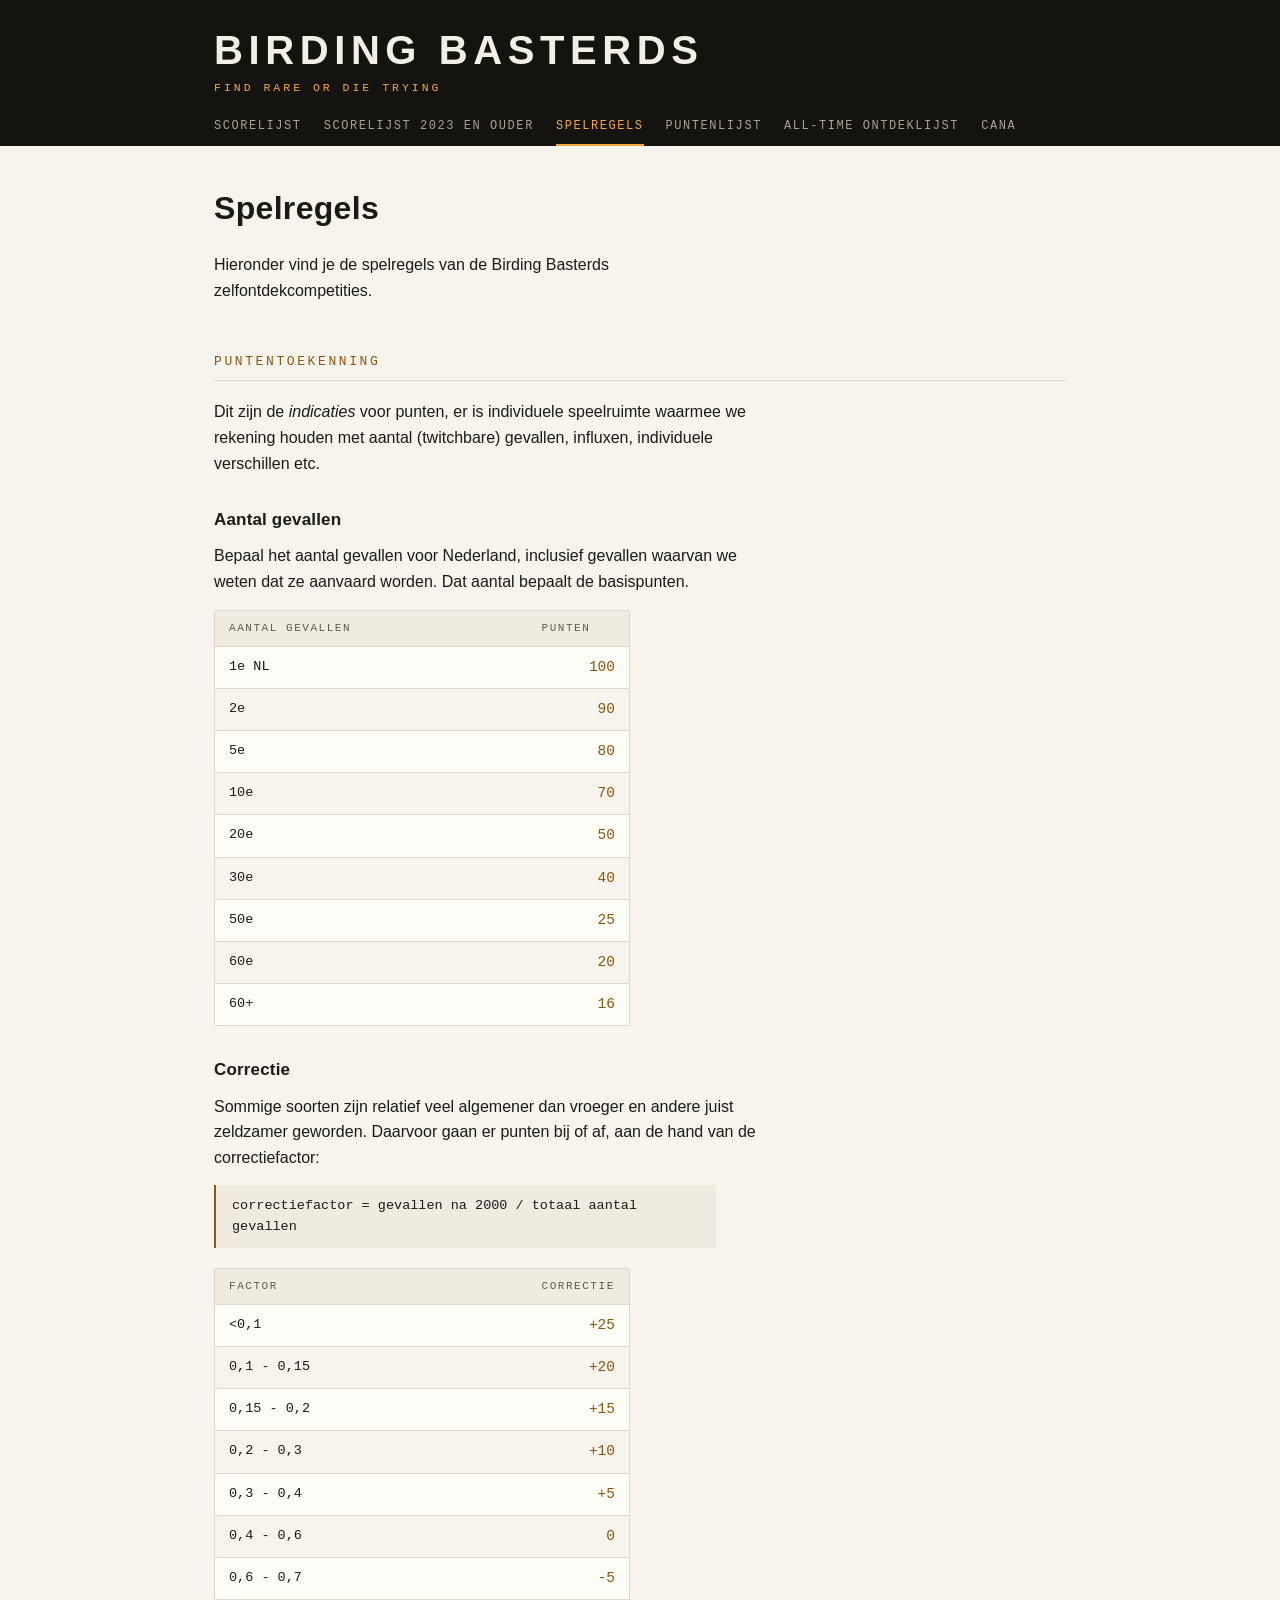
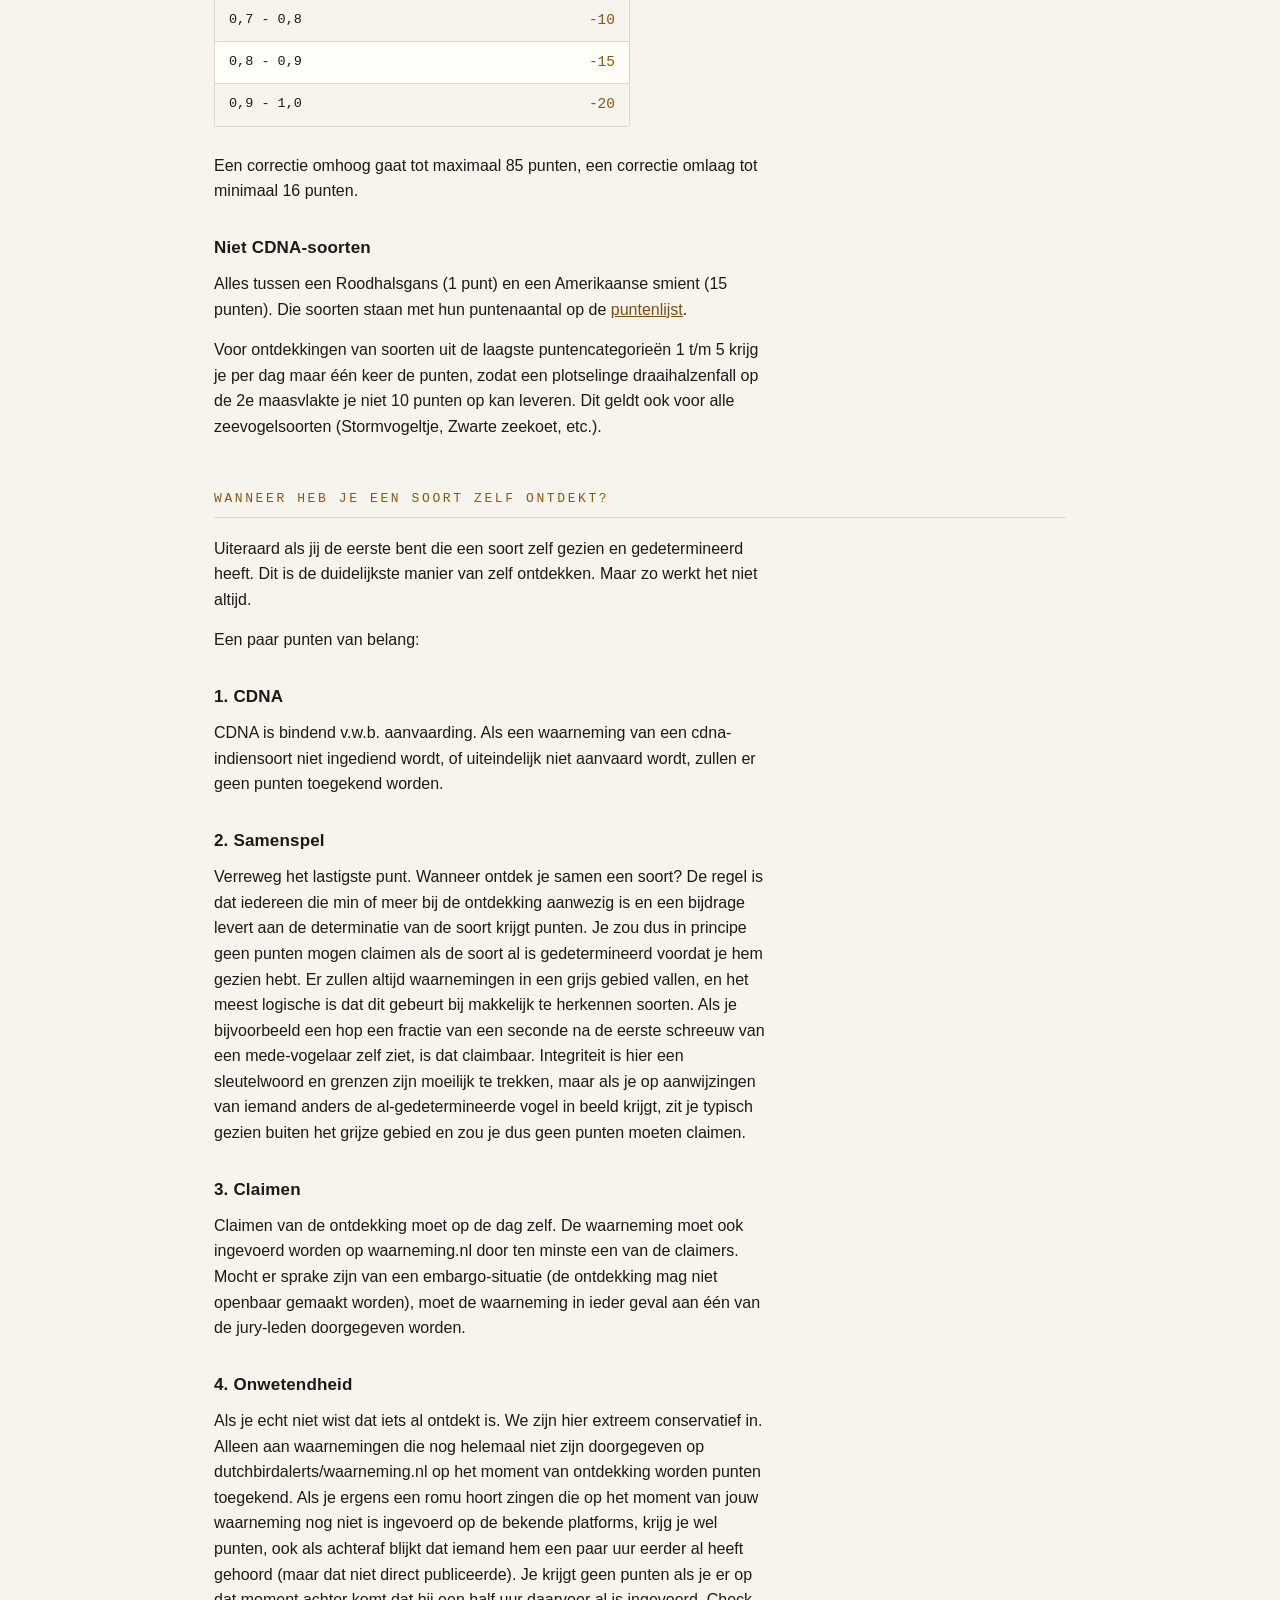
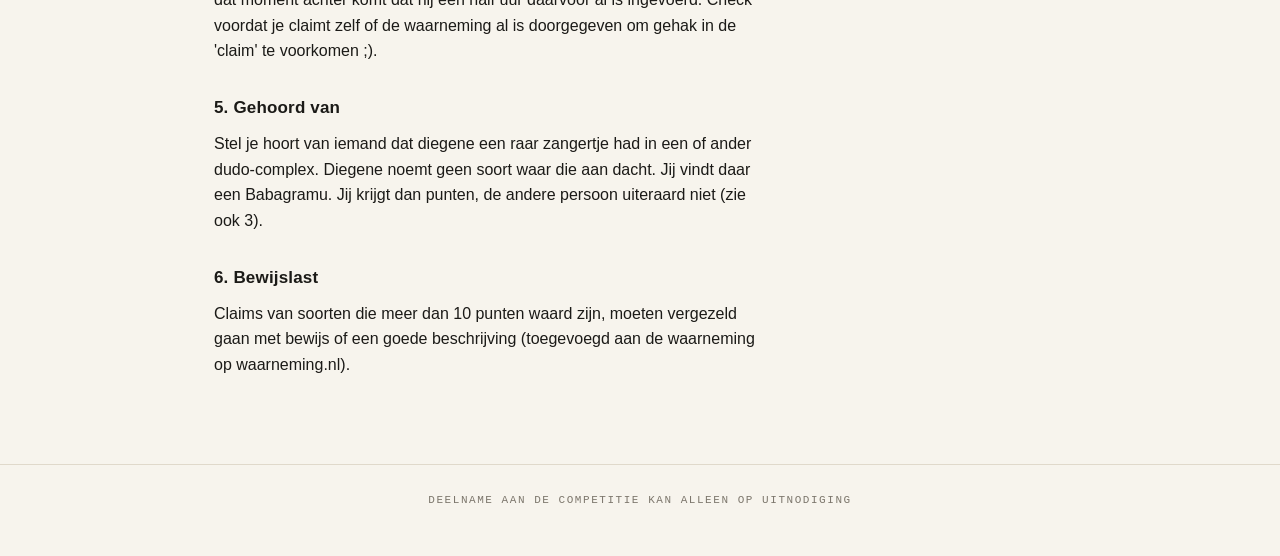
<file: docs/spelregels/index.html>
<!doctype html>
<html lang="nl">
<head>
<meta charset="utf-8">
<meta name="viewport" content="width=device-width, initial-scale=1">
<title>Spelregels · Birding Basterds</title>
<meta name="description" content="Hieronder vind je de spelregels van de Birding Basterds zelfontdekcompetities. Puntentoekenning Dit zijn de indicaties voor punten, er is individuele sp...">
<meta name="color-scheme" content="light">
<meta name="theme-color" content="#141310">
<link rel="stylesheet" href="../assets/style.css?v=0a572c71">
<link rel="icon" href="data:image/svg+xml,<svg xmlns='http://www.w3.org/2000/svg' viewBox='0 0 100 100'><text y='.9em' font-size='90'>&#129413;</text></svg>">
</head>
<body data-page="spelregels">
<!--
THESIS: een zelfontdekcompetitie is een ranglijst, dus de stand is de pagina en niet
een alinea met namen erin. Geen blogthema, geen kaartjesraster.
OWN-WORLD: donkere kopband met het woordmerk, daaronder papierwit met oker als enige
accent, monospace voor alle cijfers en labels, schreefloos voor namen en lopende tekst.
Rijen als lichte kaarten met een haarlijn ertussen, de leider met een okeren rand.
Vlak, geen schaduw, geen glans.
STORY: de bezoeker ziet in een oogopslag wie er bovenaan staat en waarmee, en kan van
daaruit terug in de tijd of door naar de spelregels.
FIRST VIEWPORT: naam van de club groot en gesperd op zwart, motto eronder in amber, tabbalk,
dan direct de stand: rangnummer, naam, puntentotaal groot rechts, vondsten eronder.
FORM: scorebord, door Wouter gekozen uit drie richtingen.
FINISH: unreviewed and undocumented is unfinished; this build ends with the finish review, the verdict, and DESIGN.md
-->
<header class="site">
  <div class="site__inner">
    <a class="brand" href="../">
      <span class="brand__name">Birding Basterds</span>
      <span class="brand__motto">Find rare or die trying</span>
    </a>
    <nav class="nav"><a href="../">Scorelijst</a><a href="../scorelijst-archief/">Scorelijst 2023 en ouder</a><a href="../spelregels/" aria-current="page">Spelregels</a><a href="../puntenlijst/">Puntenlijst</a><a href="../all-time-ontdeklijst/">All-Time Ontdeklijst</a><a href="../cana/">CANA</a></nav>
  </div>
</header>
<main class="wrap">
  <h1>Spelregels</h1>
  
<p>Hieronder vind je de spelregels van de Birding Basterds zelfontdekcompetities.</p>

<h2 id="puntentoekenning">Puntentoekenning</h2>

<p>Dit zijn de <i>indicaties</i> voor punten, er is individuele speelruimte waarmee we rekening houden met aantal (twitchbare) gevallen, influxen, individuele verschillen etc.</p>

<h3>Aantal gevallen</h3>

<p>Bepaal het aantal gevallen voor Nederland, inclusief gevallen waarvan we weten dat ze aanvaard worden. Dat aantal bepaalt de basispunten.</p>

<div class="tablewrap"><table><thead><tr><th>Aantal gevallen</th><th>Punten</th></tr></thead><tbody>
<tr><td>1e NL</td><td>100</td></tr>
<tr><td>2e</td><td>90</td></tr>
<tr><td>5e</td><td>80</td></tr>
<tr><td>10e</td><td>70</td></tr>
<tr><td>20e</td><td>50</td></tr>
<tr><td>30e</td><td>40</td></tr>
<tr><td>50e</td><td>25</td></tr>
<tr><td>60e</td><td>20</td></tr>
<tr><td>60+</td><td>16</td></tr>
</tbody></table></div>

<h3>Correctie</h3>

<p>Sommige soorten zijn relatief veel algemener dan vroeger en andere juist zeldzamer geworden. Daarvoor gaan er punten bij of af, aan de hand van de correctiefactor:</p>

<p class="formule">correctiefactor = gevallen na 2000 / totaal aantal gevallen</p>

<div class="tablewrap"><table><thead><tr><th>Factor</th><th>Correctie</th></tr></thead><tbody>
<tr><td>&lt;0,1</td><td>+25</td></tr>
<tr><td>0,1 - 0,15</td><td>+20</td></tr>
<tr><td>0,15 - 0,2</td><td>+15</td></tr>
<tr><td>0,2 - 0,3</td><td>+10</td></tr>
<tr><td>0,3 - 0,4</td><td>+5</td></tr>
<tr><td>0,4 - 0,6</td><td>0</td></tr>
<tr><td>0,6 - 0,7</td><td>-5</td></tr>
<tr><td>0,7 - 0,8</td><td>-10</td></tr>
<tr><td>0,8 - 0,9</td><td>-15</td></tr>
<tr><td>0,9 - 1,0</td><td>-20</td></tr>
</tbody></table></div>

<p>Een correctie omhoog gaat tot maximaal 85 punten, een correctie omlaag tot minimaal 16 punten.</p>

<h3>Niet CDNA-soorten</h3>

<p>Alles tussen een Roodhalsgans (1 punt) en een Amerikaanse smient (15 punten). Die soorten staan met hun puntenaantal op de <a href="../puntenlijst/">puntenlijst</a>.</p>

<p>Voor ontdekkingen van soorten uit de laagste puntencategorieën 1 t/m 5 krijg je per dag maar één keer de punten, zodat een plotselinge draaihalzenfall op de 2e maasvlakte je niet 10 punten op kan leveren. Dit geldt ook voor alle zeevogelsoorten (Stormvogeltje, Zwarte zeekoet, etc.).</p>

<h2 id="zelf-ontdekt">Wanneer heb je een soort zelf ontdekt?</h2>

<p>Uiteraard als jij de eerste bent die een soort zelf gezien en gedetermineerd heeft. Dit is de duidelijkste manier van zelf ontdekken. Maar zo werkt het niet altijd.</p>

<p>Een paar punten van belang:</p>

<h3>1. CDNA</h3>
<p>CDNA is bindend v.w.b. aanvaarding. Als een waarneming van een cdna-indiensoort niet ingediend wordt, of uiteindelijk niet aanvaard wordt, zullen er geen punten toegekend worden.</p>

<h3>2. Samenspel</h3>
<p>Verreweg het lastigste punt. Wanneer ontdek je samen een soort? De regel is dat iedereen die min of meer bij de ontdekking aanwezig is en een bijdrage levert aan de determinatie van de soort krijgt punten. Je zou dus in principe geen punten mogen claimen als de soort al is gedetermineerd voordat je hem gezien hebt. Er zullen altijd waarnemingen in een grijs gebied vallen, en het meest logische is dat dit gebeurt bij makkelijk te herkennen soorten. Als je bijvoorbeeld een hop een fractie van een seconde na de eerste schreeuw van een mede-vogelaar zelf ziet, is dat claimbaar. Integriteit is hier een sleutelwoord en grenzen zijn moeilijk te trekken, maar als je op aanwijzingen van iemand anders de al-gedetermineerde vogel in beeld krijgt, zit je typisch gezien buiten het grijze gebied en zou je dus geen punten moeten claimen.</p>

<h3>3. Claimen</h3>
<p>Claimen van de ontdekking moet op de dag zelf. De waarneming moet ook ingevoerd worden op waarneming.nl door ten minste een van de claimers. Mocht er sprake zijn van een embargo-situatie (de ontdekking mag niet openbaar gemaakt worden), moet de waarneming in ieder geval aan één van de jury-leden doorgegeven worden.</p>

<h3>4. Onwetendheid</h3>
<p>Als je echt niet wist dat iets al ontdekt is. We zijn hier extreem conservatief in. Alleen aan waarnemingen die nog helemaal niet zijn doorgegeven op dutchbirdalerts/waarneming.nl op het moment van ontdekking worden punten toegekend. Als je ergens een romu hoort zingen die op het moment van jouw waarneming nog niet is ingevoerd op de bekende platforms, krijg je wel punten, ook als achteraf blijkt dat iemand hem een paar uur eerder al heeft gehoord (maar dat niet direct publiceerde). Je krijgt geen punten als je er op dat moment achter komt dat hij een half uur daarvoor al is ingevoerd. Check voordat je claimt zelf of de waarneming al is doorgegeven om gehak in de 'claim' te voorkomen ;).</p>

<h3>5. Gehoord van</h3>
<p>Stel je hoort van iemand dat diegene een raar zangertje had in een of ander dudo-complex. Diegene noemt geen soort waar die aan dacht. Jij vindt daar een Babagramu. Jij krijgt dan punten, de andere persoon uiteraard niet (zie ook 3).</p>

<h3>6. Bewijslast</h3>
<p>Claims van soorten die meer dan 10 punten waard zijn, moeten vergezeld gaan met bewijs of een goede beschrijving (toegevoegd aan de waarneming op waarneming.nl).</p>
</main>
<footer class="site-footer">
  <p>Deelname aan de competitie kan alleen op uitnodiging</p>
</footer>
</body>
</html>
</file>
<file: docs/assets/style.css>
/* Birding Basterds - scorebord */

:root{
  --bg:#F7F4ED;              /* papier */
  --slab:#FFFDF8;            /* rijen en tabellen */
  --slab-2:#F0EBE0;          /* koprij */
  --line:#E0D9CB;
  --text:#1B1A17;
  --dim:#5F5951;
  --dimmer:#7C766C;
  --amber:#8A5710;           /* accent op licht: oker */
  --amber-soft:#7A4E0E;
  --amber-deep:#D9B36A;
  --kop:#141310;             /* de donkere band bovenaan */
  --kop-text:#F2EFE7;
  --kop-amber:#F2A93C;
  --mono:ui-monospace,"SF Mono",SFMono-Regular,Menlo,Consolas,"Liberation Mono",monospace;
  --sans:-apple-system,BlinkMacSystemFont,"Segoe UI",Roboto,Helvetica,Arial,sans-serif;
}

*{box-sizing:border-box}
html{scroll-behavior:smooth;background:var(--bg)}
body{
  margin:0;
  background:var(--bg);
  color:var(--text);
  font:400 16px/1.6 var(--sans);
  -webkit-text-size-adjust:100%;
  -webkit-font-smoothing:antialiased;
}

/* ------------------------------------------------------------ kop */

.site{
  background:var(--kop);
  color:var(--kop-text);
}
.site__inner{max-width:56rem;margin:0 auto;padding:30px 22px 0}
.brand{display:block;text-decoration:none;color:inherit}
.brand__name{
  display:block;
  font:700 clamp(26px,5.2vw,40px)/1 var(--sans);
  letter-spacing:.14em;text-transform:uppercase;
  color:var(--kop-text);
}
.brand__motto{
  display:block;margin-top:12px;
  font:500 11.5px/1 var(--mono);
  letter-spacing:.26em;text-transform:uppercase;
  color:var(--kop-amber);
}
.nav{display:flex;flex-wrap:wrap;gap:0 22px;margin-top:26px}
.nav a{
  position:relative;
  padding:0 0 12px;
  font:500 12px/1 var(--mono);
  letter-spacing:.13em;text-transform:uppercase;
  color:var(--dim);text-decoration:none;
  border-bottom:2px solid transparent;
  transition:color .15s ease;
}
.nav a{color:#A9A196}
.nav a:hover{color:var(--kop-text)}
.nav a[aria-current="page"]{color:var(--kop-amber);border-bottom-color:var(--kop-amber)}

/* ------------------------------------------------------------ romp */

.wrap{max-width:56rem;margin:0 auto;padding:44px 22px 72px}
h1{
  margin:0 0 26px;
  font:700 clamp(24px,4vw,32px)/1.15 var(--sans);
  letter-spacing:.01em;
}
body[data-page="index"] .wrap > .years{margin-top:0}
body[data-page="index"] h2:first-of-type{margin-top:34px}
h2{
  margin:52px 0 18px;
  font:500 13px/1 var(--mono);
  letter-spacing:.2em;text-transform:uppercase;
  color:var(--amber);
  padding-bottom:12px;border-bottom:1px solid var(--line);
  scroll-margin-top:16px;
}
h3{margin:30px 0 10px;font-size:17px;font-weight:650;letter-spacing:.01em}
p{margin:0 0 15px;max-width:62ch}
a{color:var(--amber-soft)}
main strong{color:var(--amber);font-weight:600}
.update{
  margin:-6px 0 22px;
  font:500 11.5px/1 var(--mono);letter-spacing:.1em;
  color:var(--dimmer);text-transform:uppercase;
}
.update span::after{content:" ·";color:var(--amber-deep)}

/* ------------------------------------------------------------ jaren */

.years{display:flex;flex-wrap:wrap;gap:7px;list-style:none;padding:0;margin:0 0 8px}
.years li{margin:0}
.years a{
  display:block;
  padding:7px 13px;
  font:500 12.5px/1 var(--mono);letter-spacing:.08em;
  color:var(--dim);text-decoration:none;
  border:1px solid var(--line);border-radius:2px;
  background:var(--slab);
  transition:color .15s ease,border-color .15s ease;
}
.years a:hover{color:var(--amber);border-color:var(--amber)}

/* ------------------------------------------------------------ scorebord */

.board{list-style:none;margin:0 0 34px;padding:0}
.row{
  display:grid;
  grid-template-columns:2.9rem minmax(0,1fr) auto;
  grid-template-areas:"pos name score" "pos finds finds";
  align-items:baseline;
  gap:0 14px;
  padding:15px 18px 15px 6px;
  border-bottom:1px solid var(--line);
  border-left:2px solid transparent;
  background:var(--slab);
}
.row:first-child{border-top:1px solid var(--line)}
.row__pos{
  grid-area:pos;justify-self:end;
  font:500 13px/1.5 var(--mono);
  color:var(--dimmer);
  font-variant-numeric:tabular-nums;
}
.row__name{
  grid-area:name;
  font-size:17px;font-weight:600;letter-spacing:.005em;
}
.row__score{
  grid-area:score;
  font:600 22px/1 var(--mono);
  font-variant-numeric:tabular-nums;
  color:var(--text);
}
.row__finds{
  grid-area:finds;
  margin-top:7px;
  font-size:14px;line-height:1.62;
  color:var(--dim);
}
.pts{
  font:500 .74em/1 var(--mono);
  color:var(--dimmer);font-weight:500;
  margin-left:3px;vertical-align:.28em;
  font-variant-numeric:tabular-nums;
}
.row--leader{
  border-left-color:var(--amber);
  background:linear-gradient(90deg,rgba(242,169,60,.16) 0%,var(--slab) 70%);
}
.row--leader .row__pos,
.row--leader .row__score{color:var(--amber)}

/* ------------------------------------------------------------ tabellen */

.tablewrap{overflow-x:auto;margin:0 0 26px;border:1px solid var(--line);border-radius:2px}
table{border-collapse:collapse;width:100%;font-size:14.5px}
th{
  font:500 11px/1 var(--mono);letter-spacing:.14em;text-transform:uppercase;
  color:var(--dim);text-align:left;
  padding:12px 14px;background:var(--slab-2);
  border-bottom:1px solid var(--line);
}
td{padding:9px 14px;border-bottom:1px solid var(--line);vertical-align:top}
tbody tr:nth-child(odd){background:var(--slab)}
tbody tr:nth-child(even){background:var(--bg)}
tbody tr:last-child td{border-bottom:0}

body[data-page="puntenlijst"] td:nth-child(2){
  text-align:right;width:5.5em;white-space:nowrap;
  font-family:var(--mono);font-variant-numeric:tabular-nums;color:var(--amber);
}
body[data-page="puntenlijst"] td:nth-child(3){color:var(--dim);font-size:13.5px}
body[data-page="spelregels"] .tablewrap{max-width:26rem}
body[data-page="spelregels"] td:nth-child(2){
  text-align:right;width:7em;white-space:nowrap;
  font-family:var(--mono);font-variant-numeric:tabular-nums;color:var(--amber);
}
body[data-page="spelregels"] td:first-child{font-family:var(--mono);font-size:13.5px}
.formule{
  display:inline-block;
  margin:0 0 20px;padding:11px 16px;
  background:var(--slab-2);border-left:2px solid var(--amber);
  font:500 13.5px/1.5 var(--mono);color:var(--text);
}
body[data-page="cana"] td:nth-child(2){color:var(--dim);font-style:italic}
body[data-page="cana"] td:nth-child(3){
  font-family:var(--mono);font-size:13.5px;color:var(--amber);white-space:nowrap;
}

/* ------------------------------------------------------------ soortenlijst */

body[data-page="all-time-ontdeklijst"] ol{
  columns:2;column-gap:2.6rem;padding-left:1.6em;margin-bottom:26px;
}
body[data-page="all-time-ontdeklijst"] li{
  break-inside:avoid;margin-bottom:8px;padding-left:2px;
}
body[data-page="all-time-ontdeklijst"] li::marker{
  font-family:var(--mono);font-size:.8em;color:var(--dimmer);
}

/* ------------------------------------------------------------ spelregels */

ul.punten{list-style:none;padding:0;margin:0 0 24px;max-width:44rem}
ul.punten li{
  display:flex;gap:14px;align-items:baseline;
  padding:11px 16px;margin-bottom:4px;
  background:var(--slab);border-left:2px solid var(--amber-deep);
  border-top:1px solid var(--line);border-right:1px solid var(--line);
  border-bottom:1px solid var(--line);
}
ul.punten li strong{
  flex:0 0 6.6rem;
  font-family:var(--mono);font-size:14px;color:var(--amber);
  font-variant-numeric:tabular-nums;
}

/* ------------------------------------------------------------ voet */

.site-footer{
  border-top:1px solid var(--line);
  padding:26px 22px 46px;text-align:center;
}
.site-footer p{
  margin:0 auto;max-width:none;
  font:500 11px/1.7 var(--mono);letter-spacing:.14em;text-transform:uppercase;
  color:var(--dimmer);
}

/* ------------------------------------------------------------ smal */

@media (max-width:640px){
  body{font-size:15.5px}
  .nav{
    flex-wrap:nowrap;overflow-x:auto;scrollbar-width:none;
    margin-left:-16px;margin-right:-16px;padding:0 16px;
  }
  .nav::-webkit-scrollbar{display:none}
  .nav a{white-space:nowrap}
  .site__inner,.wrap{padding-left:16px;padding-right:16px}
  .nav{gap:0 16px}
  .row{
    grid-template-columns:2.2rem minmax(0,1fr) auto;
    padding:13px 4px 13px 4px;gap:0 10px;
  }
  .row__name{font-size:16px}
  .row__score{font-size:19px}
  .row__finds{font-size:13.5px}
  body[data-page="all-time-ontdeklijst"] ol{columns:1}
  ul.punten li{flex-direction:column;gap:2px}
  ul.punten li strong{flex:none}
}

@media (prefers-reduced-motion:reduce){
  html{scroll-behavior:auto}
  *{transition:none!important}
}
</file>
